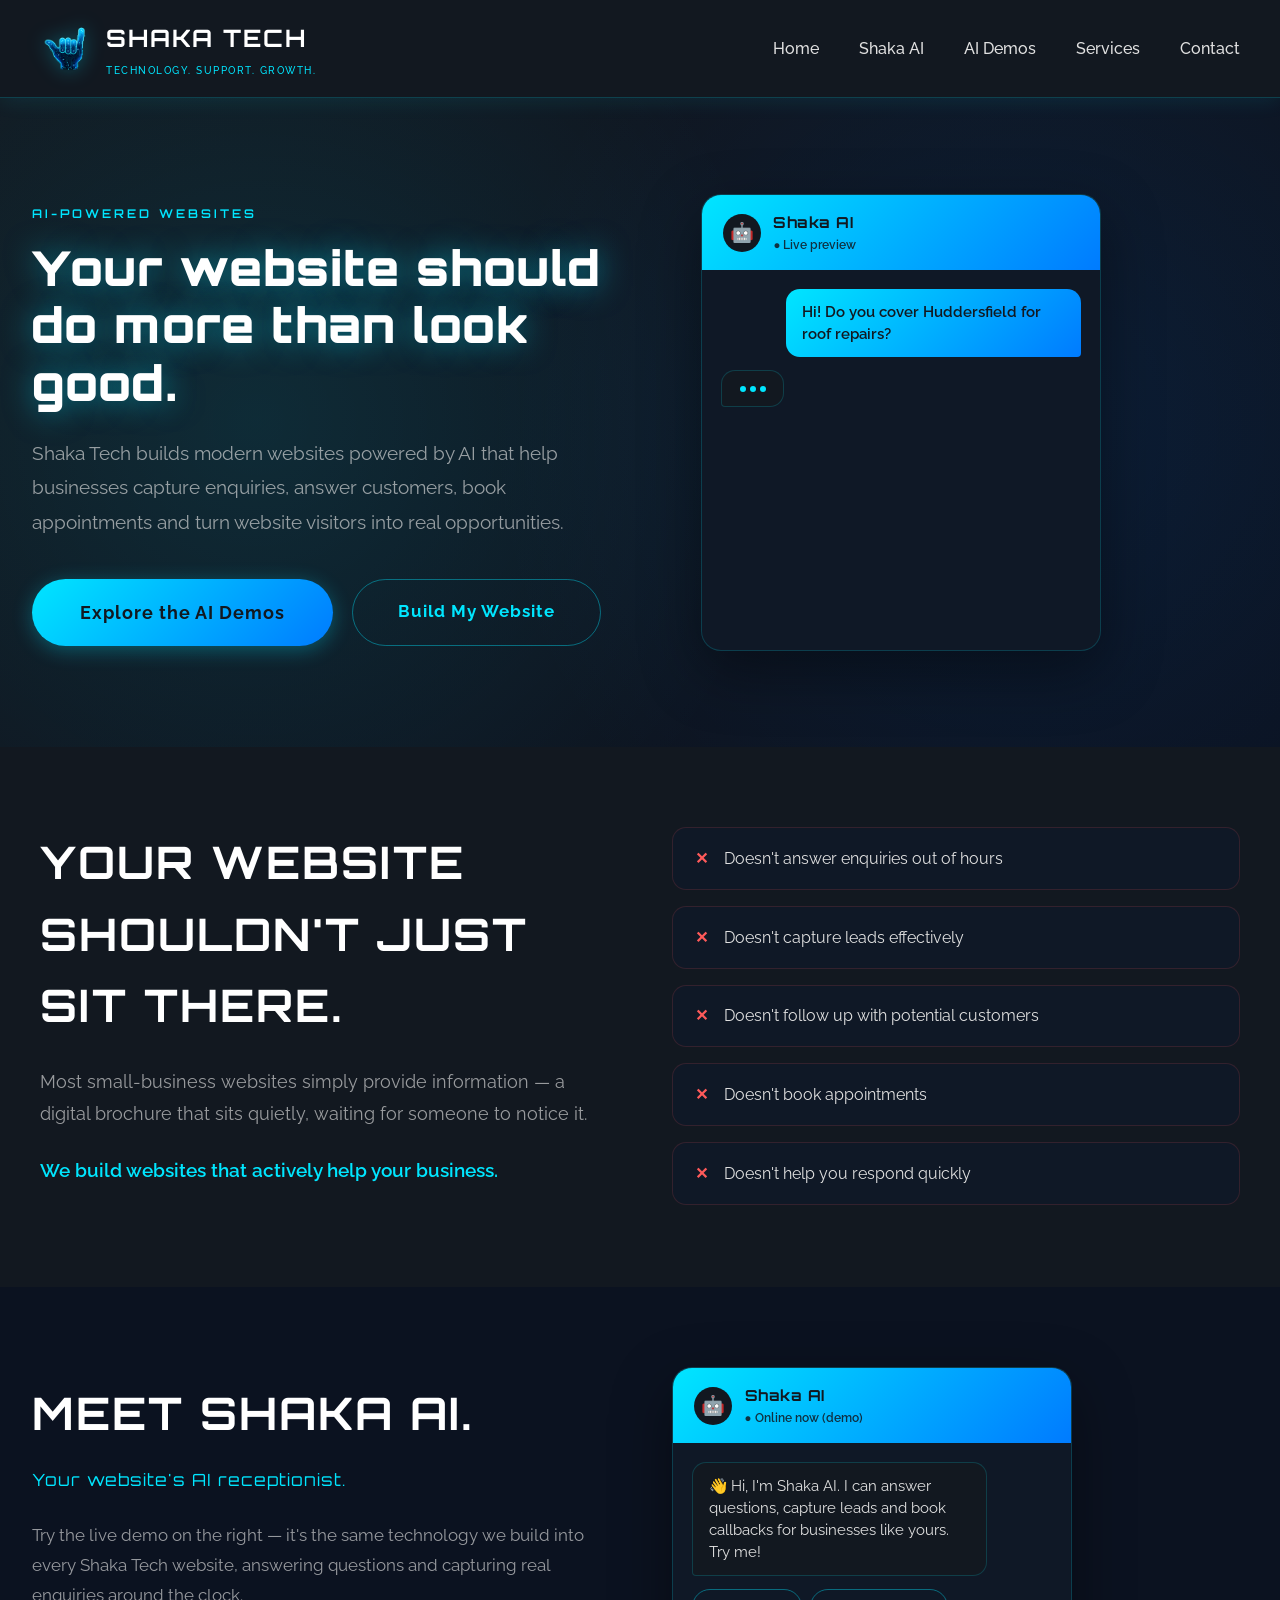
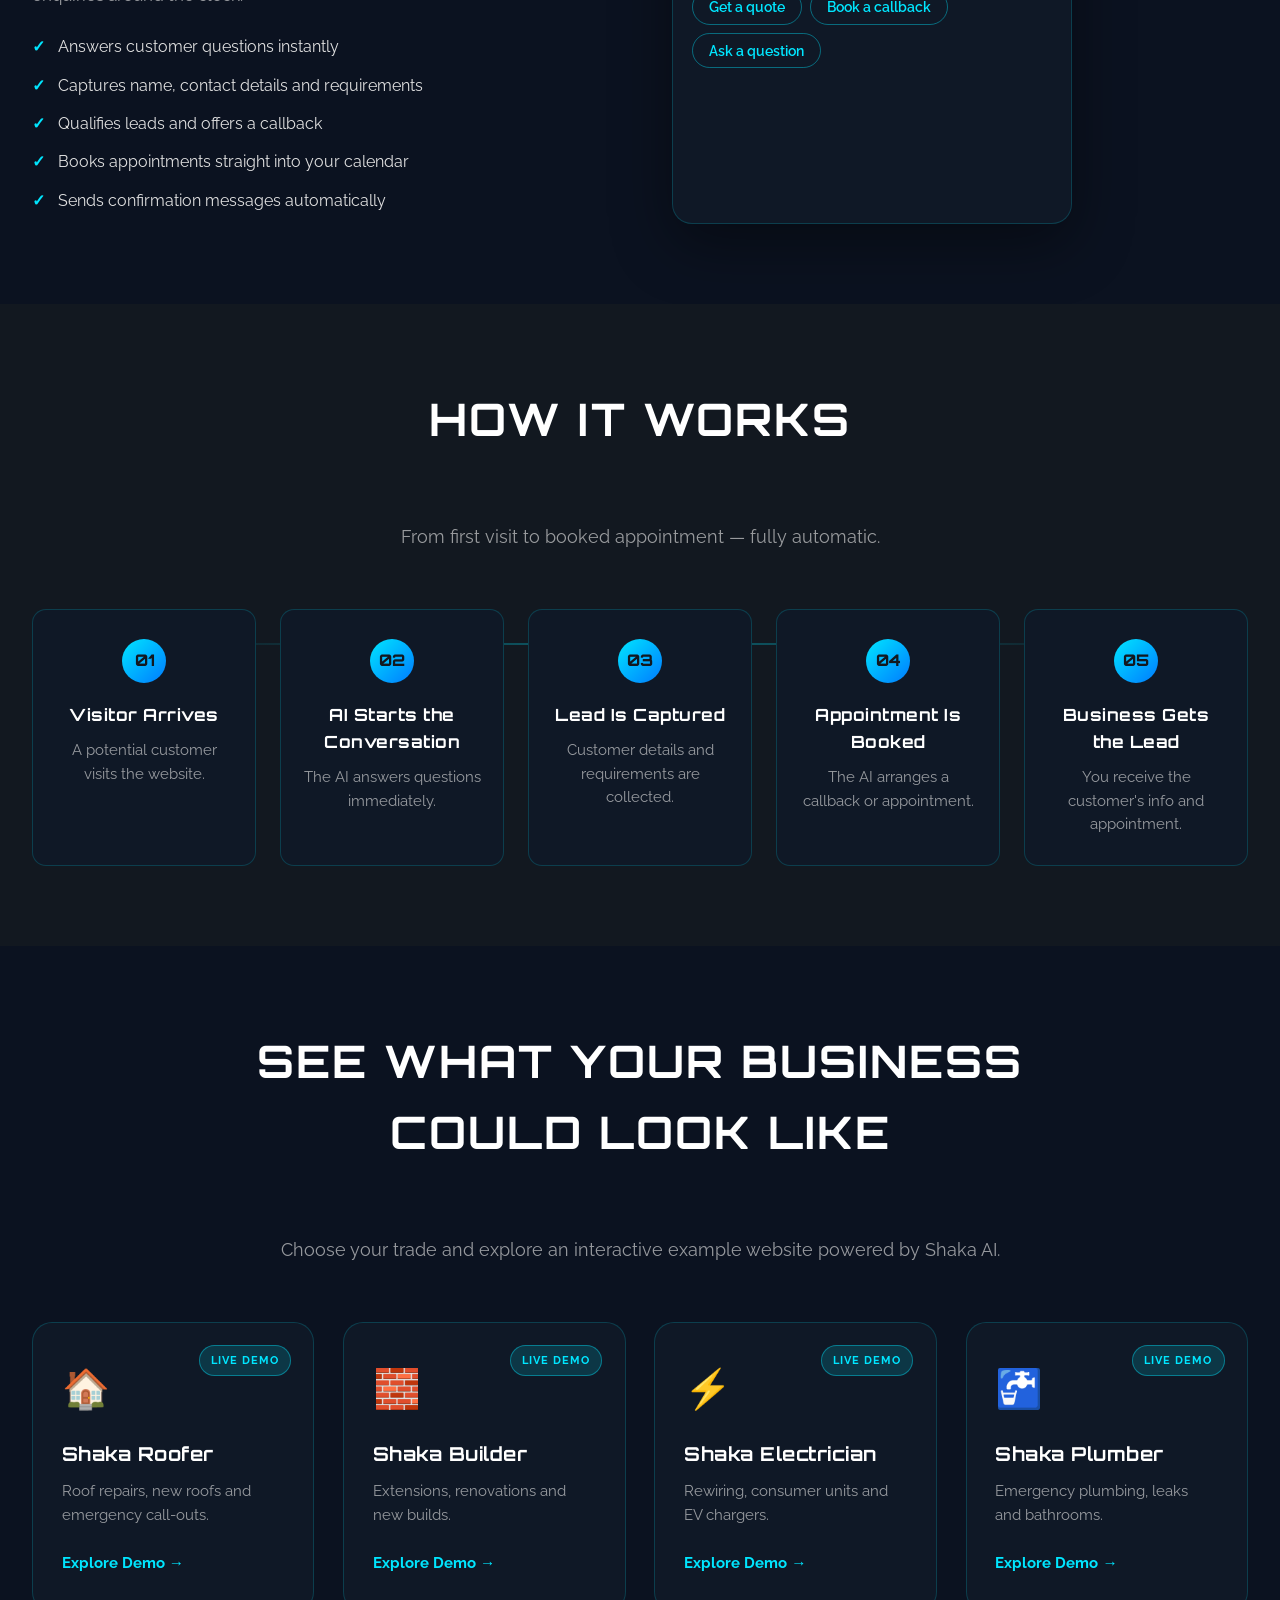
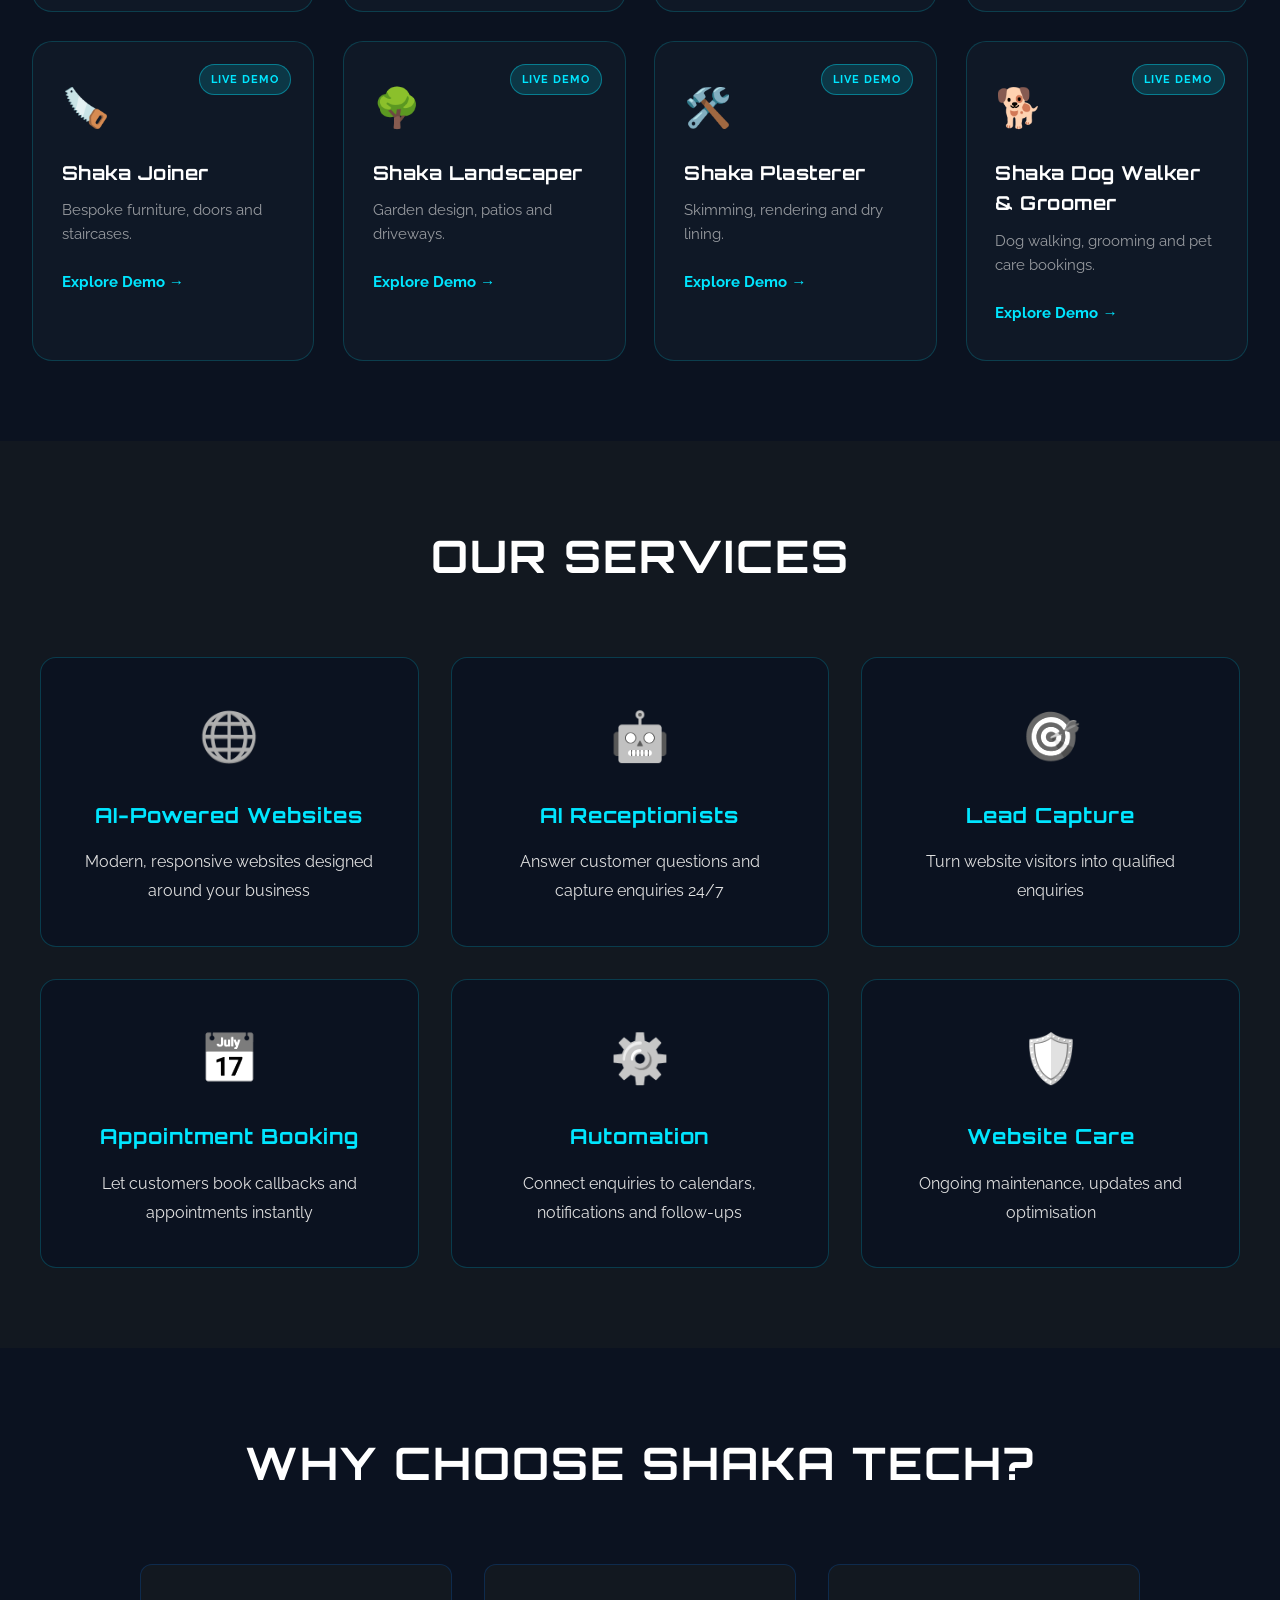
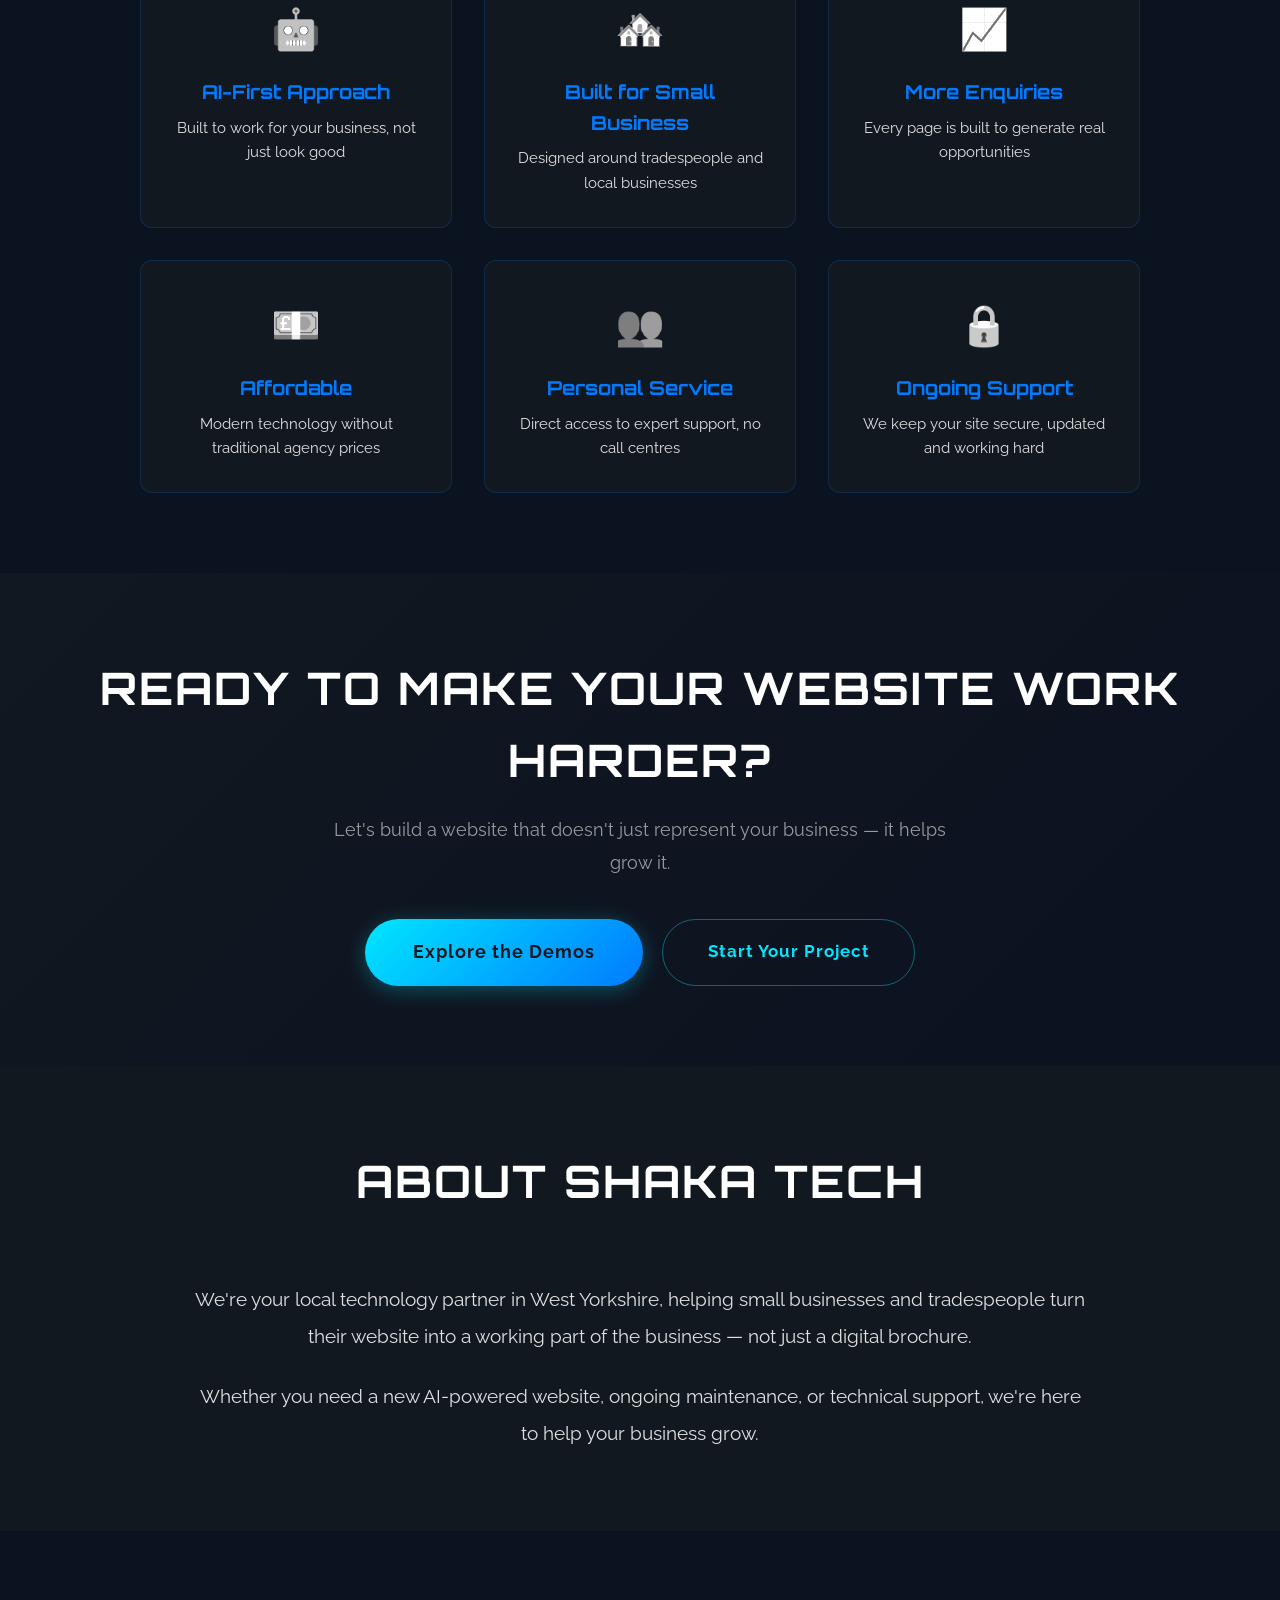
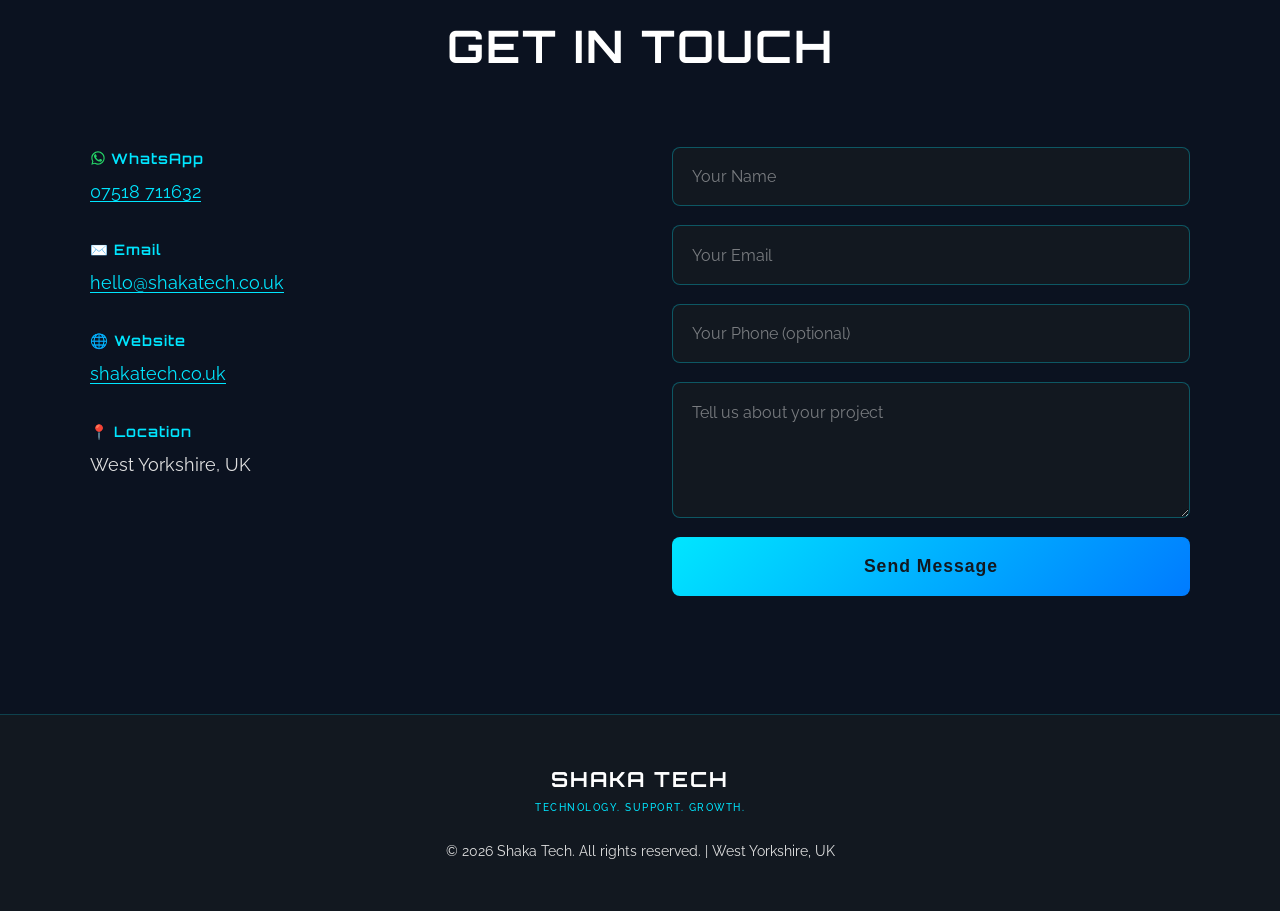
<file: index.html>
<!DOCTYPE html>
<html lang="en">
<head>
    <meta charset="UTF-8">
    <meta name="viewport" content="width=device-width, initial-scale=1.0, minimum-scale=1.0">
    <meta name="description" content="Shaka Tech builds AI-powered websites for small businesses and tradespeople — answering enquiries 24/7, capturing leads and booking appointments automatically. Based in West Yorkshire.">
    <meta property="og:title" content="Shaka Tech | AI-Powered Websites for Small Businesses">
    <meta property="og:description" content="We don't just build websites. We build websites that work for your business — capturing enquiries, answering customers and booking appointments with AI.">
    <meta property="og:type" content="website">
    <meta property="og:image" content="/assets/images/logo.png">
    <title>Shaka Tech | Technology. Support. Growth.</title>
    <link rel="icon" href="/favicon.ico" sizes="any">
    <link rel="icon" type="image/png" href="/assets/images/logo.png">
    <link rel="preconnect" href="https://fonts.googleapis.com">
    <link rel="preconnect" href="https://fonts.gstatic.com" crossorigin>
    <link href="https://fonts.googleapis.com/css2?family=Orbitron:wght@400;500;600;700;800;900&family=Raleway:wght@300;400;500;600;700&display=swap" rel="stylesheet">
    <link rel="stylesheet" href="styles.css?v=2">
    <link rel="stylesheet" href="assets/css/chatbot.css">
    <script type="application/ld+json">
    {
        "@context": "https://schema.org",
        "@type": "ProfessionalService",
        "name": "Shaka Tech",
        "description": "AI-powered websites for small businesses and tradespeople.",
        "areaServed": "West Yorkshire, UK",
        "url": "https://shakatech.co.uk",
        "telephone": "+447518711632"
    }
    </script>
</head>
<body>
    <header>
        <nav>
            <div class="logo">
                <img src="assets/images/logo.png" alt="Shaka Tech Logo" class="logo-image">
                <div class="logo-text-container">
                    <span class="logo-text">SHAKA TECH</span>
                    <span class="tagline">TECHNOLOGY. SUPPORT. GROWTH.</span>
                </div>
            </div>
            <button class="nav-toggle" aria-label="Toggle navigation">
                <span></span><span></span><span></span>
            </button>
            <ul class="nav-links">
                <li><a href="#home">Home</a></li>
                <li><a href="#shaka-ai">Shaka AI</a></li>
                <li><a href="/demos/">AI Demos</a></li>
                <li><a href="#services">Services</a></li>
                <li><a href="#contact">Contact</a></li>
            </ul>
        </nav>
    </header>

    <main>
        <section id="home" class="hero hero-v2">
            <div class="hero-grid">
                <div class="hero-content">
                    <span class="eyebrow">AI-Powered Websites</span>
                    <h1>Your website should do more than look good.</h1>
                    <p class="hero-lede">Shaka Tech builds modern websites powered by AI that help businesses capture enquiries, answer customers, book appointments and turn website visitors into real opportunities.</p>
                    <div class="cta-row">
                        <a href="/demos/" class="cta-button">Explore the AI Demos</a>
                        <a href="#contact" class="btn-secondary">Build My Website</a>
                    </div>
                </div>
                <div class="hero-visual" id="hero-chat-mount"></div>
            </div>
        </section>

        <section id="problem" class="reveal">
            <div class="problem-grid">
                <div class="problem-copy">
                    <h2>Your website shouldn't just sit there.</h2>
                    <p>Most small-business websites simply provide information — a digital brochure that sits quietly, waiting for someone to notice it.</p>
                    <p class="pivot">We build websites that actively help your business.</p>
                </div>
                <ul class="pain-list">
                    <li><span class="mark">✕</span> Doesn't answer enquiries out of hours</li>
                    <li><span class="mark">✕</span> Doesn't capture leads effectively</li>
                    <li><span class="mark">✕</span> Doesn't follow up with potential customers</li>
                    <li><span class="mark">✕</span> Doesn't book appointments</li>
                    <li><span class="mark">✕</span> Doesn't help you respond quickly</li>
                </ul>
            </div>
        </section>

        <section id="shaka-ai" class="reveal">
            <div class="ai-section-grid">
                <div class="ai-copy">
                    <h2>Meet Shaka AI.</h2>
                    <p class="sub">Your website's AI receptionist.</p>
                    <p>Try the live demo on the right — it's the same technology we build into every Shaka Tech website, answering questions and capturing real enquiries around the clock.</p>
                    <ul class="ai-feature-list">
                        <li><span class="tick">✓</span> Answers customer questions instantly</li>
                        <li><span class="tick">✓</span> Captures name, contact details and requirements</li>
                        <li><span class="tick">✓</span> Qualifies leads and offers a callback</li>
                        <li><span class="tick">✓</span> Books appointments straight into your calendar</li>
                        <li><span class="tick">✓</span> Sends confirmation messages automatically</li>
                    </ul>
                </div>
                <div id="ai-demo-mount"></div>
            </div>
        </section>

        <section id="how-it-works" class="reveal">
            <div class="section-head">
                <h2>How It Works</h2>
                <p>From first visit to booked appointment — fully automatic.</p>
            </div>
            <div class="steps-track">
                <div class="step-card">
                    <div class="step-number">01</div>
                    <h3>Visitor Arrives</h3>
                    <p>A potential customer visits the website.</p>
                </div>
                <div class="step-card">
                    <div class="step-number">02</div>
                    <h3>AI Starts the Conversation</h3>
                    <p>The AI answers questions immediately.</p>
                </div>
                <div class="step-card">
                    <div class="step-number">03</div>
                    <h3>Lead Is Captured</h3>
                    <p>Customer details and requirements are collected.</p>
                </div>
                <div class="step-card">
                    <div class="step-number">04</div>
                    <h3>Appointment Is Booked</h3>
                    <p>The AI arranges a callback or appointment.</p>
                </div>
                <div class="step-card">
                    <div class="step-number">05</div>
                    <h3>Business Gets the Lead</h3>
                    <p>You receive the customer's info and appointment.</p>
                </div>
            </div>
        </section>

        <section id="trade-demos" class="reveal">
            <div class="section-head">
                <h2>See What Your Business Could Look Like</h2>
                <p>Choose your trade and explore an interactive example website powered by Shaka AI.</p>
            </div>
            <div class="trade-grid" id="trade-grid"></div>
        </section>

        <section id="services" class="reveal">
            <h2>Our Services</h2>
            <div class="services-grid">
                <div class="service-card">
                    <div class="service-icon">🌐</div>
                    <h3>AI-Powered Websites</h3>
                    <p>Modern, responsive websites designed around your business</p>
                </div>
                <div class="service-card">
                    <div class="service-icon">🤖</div>
                    <h3>AI Receptionists</h3>
                    <p>Answer customer questions and capture enquiries 24/7</p>
                </div>
                <div class="service-card">
                    <div class="service-icon">🎯</div>
                    <h3>Lead Capture</h3>
                    <p>Turn website visitors into qualified enquiries</p>
                </div>
                <div class="service-card">
                    <div class="service-icon">📅</div>
                    <h3>Appointment Booking</h3>
                    <p>Let customers book callbacks and appointments instantly</p>
                </div>
                <div class="service-card">
                    <div class="service-icon">⚙️</div>
                    <h3>Automation</h3>
                    <p>Connect enquiries to calendars, notifications and follow-ups</p>
                </div>
                <div class="service-card">
                    <div class="service-icon">🛡️</div>
                    <h3>Website Care</h3>
                    <p>Ongoing maintenance, updates and optimisation</p>
                </div>
            </div>
        </section>

        <section id="why-choose" class="reveal">
            <h2>Why Choose Shaka Tech?</h2>
            <div class="features-grid">
                <div class="feature-card">
                    <div class="feature-icon">🤖</div>
                    <h3>AI-First Approach</h3>
                    <p>Built to work for your business, not just look good</p>
                </div>
                <div class="feature-card">
                    <div class="feature-icon">🏘️</div>
                    <h3>Built for Small Business</h3>
                    <p>Designed around tradespeople and local businesses</p>
                </div>
                <div class="feature-card">
                    <div class="feature-icon">📈</div>
                    <h3>More Enquiries</h3>
                    <p>Every page is built to generate real opportunities</p>
                </div>
                <div class="feature-card">
                    <div class="feature-icon">💷</div>
                    <h3>Affordable</h3>
                    <p>Modern technology without traditional agency prices</p>
                </div>
                <div class="feature-card">
                    <div class="feature-icon">👥</div>
                    <h3>Personal Service</h3>
                    <p>Direct access to expert support, no call centres</p>
                </div>
                <div class="feature-card">
                    <div class="feature-icon">🔒</div>
                    <h3>Ongoing Support</h3>
                    <p>We keep your site secure, updated and working hard</p>
                </div>
            </div>
        </section>

        <section id="final-cta" class="reveal">
            <h2>Ready to make your website work harder?</h2>
            <p class="lede">Let's build a website that doesn't just represent your business — it helps grow it.</p>
            <div class="cta-row">
                <a href="/demos/" class="cta-button">Explore the Demos</a>
                <a href="#contact" class="btn-secondary">Start Your Project</a>
            </div>
        </section>

        <section id="about" class="reveal">
            <h2>About Shaka Tech</h2>
            <p>We're your local technology partner in West Yorkshire, helping small businesses and tradespeople turn their website into a working part of the business — not just a digital brochure.</p>
            <p>Whether you need a new AI-powered website, ongoing maintenance, or technical support, we're here to help your business grow.</p>
        </section>

        <section id="contact" class="reveal">
            <h2>Get In Touch</h2>
            <div class="contact-container">
                <div class="contact-info">
                    <div class="contact-item">
                        <span class="contact-label"><svg class="icon-whatsapp" viewBox="0 0 24 24" aria-hidden="true"><path d="M17.472 14.382c-.297-.149-1.758-.867-2.03-.967-.273-.099-.471-.148-.67.15-.197.297-.767.966-.94 1.164-.173.199-.347.223-.644.075-.297-.15-1.255-.463-2.39-1.475-.883-.788-1.48-1.761-1.653-2.059-.173-.297-.018-.458.13-.606.134-.133.298-.347.446-.52.149-.174.198-.298.298-.497.099-.198.05-.371-.025-.52-.075-.149-.669-1.612-.916-2.207-.242-.579-.487-.5-.669-.51-.173-.008-.371-.01-.57-.01-.198 0-.52.074-.792.372-.272.297-1.04 1.016-1.04 2.479 0 1.462 1.065 2.875 1.213 3.074.149.198 2.096 3.2 5.077 4.487.709.306 1.262.489 1.694.625.712.227 1.36.195 1.871.118.571-.085 1.758-.719 2.006-1.413.248-.694.248-1.289.173-1.413-.074-.124-.272-.198-.57-.347z"/><path d="M12.001 2c-5.522 0-9.999 4.478-9.999 10 0 1.765.464 3.49 1.346 5.01L2 22l5.13-1.346A9.955 9.955 0 0 0 12 22c5.523 0 10-4.478 10-10S17.523 2 12.001 2zm0 18.31a8.283 8.283 0 0 1-4.221-1.152l-.303-.18-3.144.825.839-3.062-.198-.314A8.29 8.29 0 0 1 3.688 12c0-4.581 3.729-8.31 8.312-8.31 4.581 0 8.309 3.729 8.309 8.31 0 4.582-3.728 8.31-8.309 8.31z"/></svg> WhatsApp</span>
                        <a href="https://wa.me/447518711632" target="_blank" rel="noopener">07518 711632</a>
                    </div>
                    <div class="contact-item">
                        <span class="contact-label">✉️ Email</span>
                        <a href="mailto:hello@shakatech.co.uk">hello@shakatech.co.uk</a>
                    </div>
                    <div class="contact-item">
                        <span class="contact-label">🌐 Website</span>
                        <a href="https://shakatech.co.uk">shakatech.co.uk</a>
                    </div>
                    <div class="contact-item">
                        <span class="contact-label">📍 Location</span>
                        <span>West Yorkshire, UK</span>
                    </div>
                </div>
                <form id="contact-form">
                    <input type="hidden" name="access_key" value="e8c6b9ab-6d76-4ee5-a2fb-c34b78896fcd">
                    <input type="hidden" name="subject" value="New enquiry from the ShakaTech website">
                    <input type="hidden" name="from_name" value="ShakaTech Website">
                    <input type="checkbox" name="botcheck" class="hidden" style="display: none;">
                    <input type="text" name="name" placeholder="Your Name" required>
                    <input type="email" name="email" placeholder="Your Email" required>
                    <input type="tel" name="phone" placeholder="Your Phone (optional)">
                    <textarea name="message" placeholder="Tell us about your project" rows="5" required></textarea>
                    <button type="submit">Send Message</button>
                    <p id="contact-form-status" class="form-status" role="status"></p>
                </form>
            </div>
        </section>
    </main>

    <footer>
        <div class="footer-content">
            <div class="footer-logo">
                <span class="logo-text">SHAKA TECH</span>
                <span class="tagline">TECHNOLOGY. SUPPORT. GROWTH.</span>
            </div>
            <p>&copy; 2026 Shaka Tech. All rights reserved. | West Yorkshire, UK</p>
        </div>
    </footer>

    <script src="assets/js/trade-cards.js"></script>
    <script src="assets/js/chatbot.js"></script>
    <script src="script.js?v=2"></script>
    <script>
        renderTradeCards('#trade-grid');

        new ShakaChatbot({
            mode: 'inline',
            mountEl: document.getElementById('ai-demo-mount'),
            persona: 'Shaka AI',
            avatar: '🤖',
            businessName: 'Shaka Tech',
            greeting: "👋 Hi, I'm Shaka AI. I can answer questions, capture leads and book callbacks for businesses like yours. Try me!",
            quickOptions: ['Get a quote', 'Book a callback', 'Ask a question'],
            // Real tenant in the Control Centre ("Shaka Tech Test Site") — "Ask a
            // question" here calls the real gateway (mock model, zero cost) so its
            // usage shows up in the dashboard instead of the local demo simulation.
            gatewayTenantId: 'shaka-tech-test-site',
            knowledge: [
                { keywords: ['price', 'cost', 'much'], answer: "Pricing depends on your business needs — most small-business AI websites start from a fixed monthly package. Want a personalised quote?" },
                { keywords: ['how', 'work', 'works'], answer: "Your website gets its own AI receptionist that answers questions, captures leads and books appointments automatically — even outside business hours." },
                { keywords: ['trade', 'roofer', 'plumber', 'builder', 'electrician'], answer: "We build AI-powered websites for tradespeople of all kinds — take a look at the interactive demos further down this page!" },
                { keywords: ['sms', 'text', 'message'], answer: "Yes — Shaka AI can send automatic confirmation texts and follow-ups once it's connected to your real business systems." },
            ],
        });

        // Passive, looping preview in the hero — the real interactive demo lives in the Shaka AI section below
        renderHeroPreview(document.getElementById('hero-chat-mount'), {
            persona: 'Shaka AI',
            avatar: '🤖',
            messages: [
                { text: 'Hi! Do you cover Huddersfield for roof repairs?', sender: 'user' },
                { text: 'Yes, we do! Can I grab a few details to arrange a callback?', sender: 'bot' },
                { text: "Sure, it's Sarah, 07700 900456", sender: 'user' },
                { text: 'Callback booked for this afternoon ✅ Confirmation sent by SMS.', sender: 'bot' },
            ],
        });
    </script>
</body>
</html>
</file>
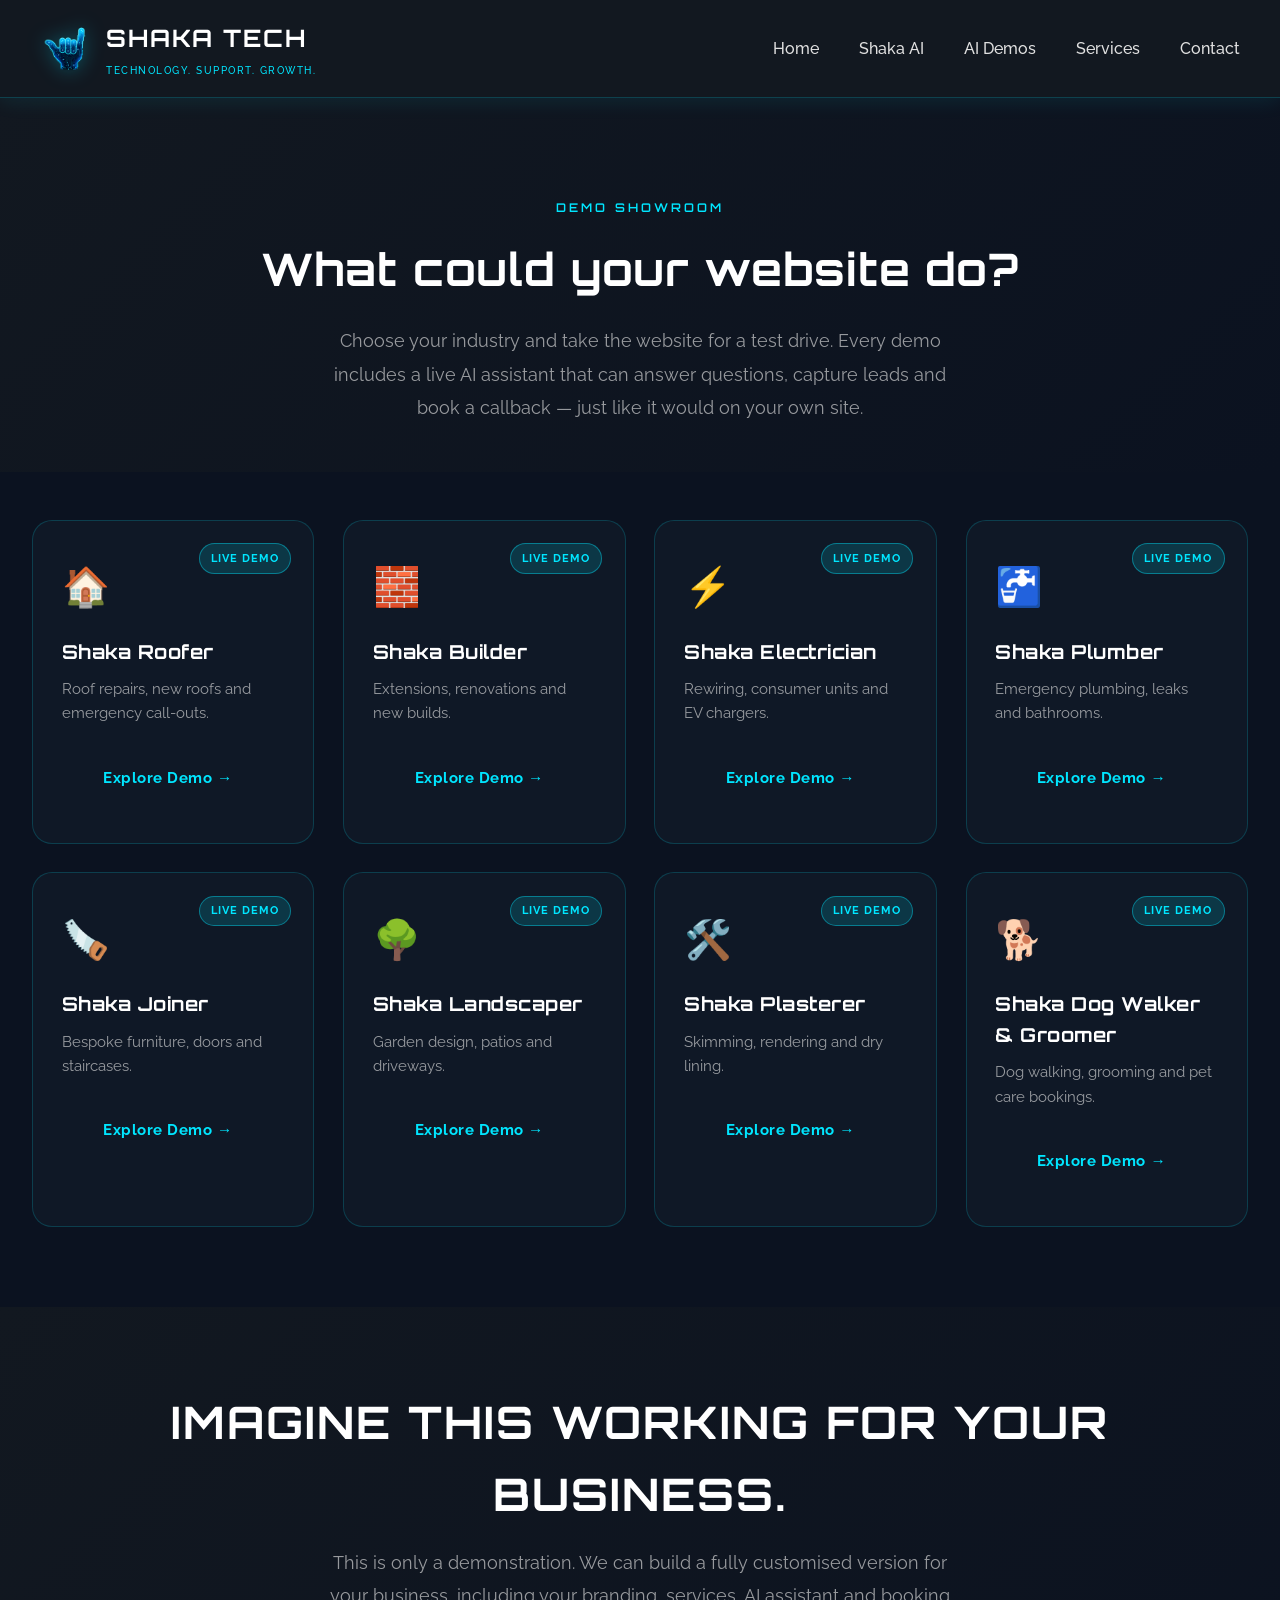
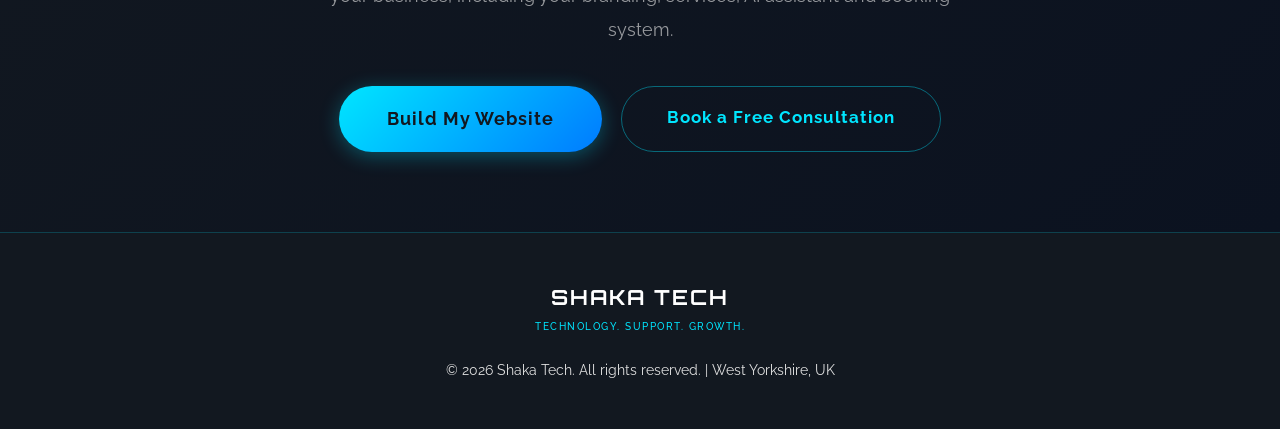
<file: demos/index.html>
<!DOCTYPE html>
<html lang="en">
<head>
    <meta charset="UTF-8">
    <meta name="viewport" content="width=device-width, initial-scale=1.0, minimum-scale=1.0">
    <meta name="description" content="Explore interactive demo websites built by Shaka Tech for tradespeople — roofers, builders, electricians and more — each powered by a live AI assistant.">
    <meta property="og:title" content="AI Demos | Shaka Tech">
    <meta property="og:description" content="Choose your industry and take a Shaka Tech AI-powered website for a test drive.">
    <meta property="og:type" content="website">
    <title>AI Demos | Shaka Tech</title>
    <link rel="icon" href="/favicon.ico" sizes="any">
    <link rel="icon" type="image/png" href="/assets/images/logo.png">
    <link rel="preconnect" href="https://fonts.googleapis.com">
    <link rel="preconnect" href="https://fonts.gstatic.com" crossorigin>
    <link href="https://fonts.googleapis.com/css2?family=Orbitron:wght@400;500;600;700;800;900&family=Raleway:wght@300;400;500;600;700&display=swap" rel="stylesheet">
    <link rel="stylesheet" href="/styles.css?v=2">
    <link rel="stylesheet" href="/assets/css/demos.css?v=14">
</head>
<body>
    <header>
        <nav>
            <div class="logo">
                <img src="/assets/images/logo.png" alt="Shaka Tech Logo" class="logo-image">
                <div class="logo-text-container">
                    <span class="logo-text">SHAKA TECH</span>
                    <span class="tagline">TECHNOLOGY. SUPPORT. GROWTH.</span>
                </div>
            </div>
            <button class="nav-toggle" aria-label="Toggle navigation">
                <span></span><span></span><span></span>
            </button>
            <ul class="nav-links">
                <li><a href="/">Home</a></li>
                <li><a href="/#shaka-ai">Shaka AI</a></li>
                <li><a href="/demos/">AI Demos</a></li>
                <li><a href="/#services">Services</a></li>
                <li><a href="/#contact">Contact</a></li>
            </ul>
        </nav>
    </header>

    <main>
        <section class="demos-hero">
            <span class="eyebrow">Demo Showroom</span>
            <h1>What could your website do?</h1>
            <p>Choose your industry and take the website for a test drive. Every demo includes a live AI assistant that can answer questions, capture leads and book a callback — just like it would on your own site.</p>
        </section>

        <section id="showroom">
            <div class="trade-grid" id="trade-grid"></div>
        </section>

        <section id="final-cta">
            <h2>Imagine this working for your business.</h2>
            <p class="lede">This is only a demonstration. We can build a fully customised version for your business, including your branding, services, AI assistant and booking system.</p>
            <div class="cta-row">
                <a href="/#contact" class="cta-button">Build My Website</a>
                <a href="/#contact" class="btn-secondary">Book a Free Consultation</a>
            </div>
        </section>
    </main>

    <footer>
        <div class="footer-content">
            <div class="footer-logo">
                <span class="logo-text">SHAKA TECH</span>
                <span class="tagline">TECHNOLOGY. SUPPORT. GROWTH.</span>
            </div>
            <p>&copy; 2026 Shaka Tech. All rights reserved. | West Yorkshire, UK</p>
        </div>
    </footer>

    <script src="/assets/js/trade-cards.js"></script>
    <script src="/script.js?v=2"></script>
    <script>renderTradeCards('#trade-grid');</script>
</body>
</html>
</file>
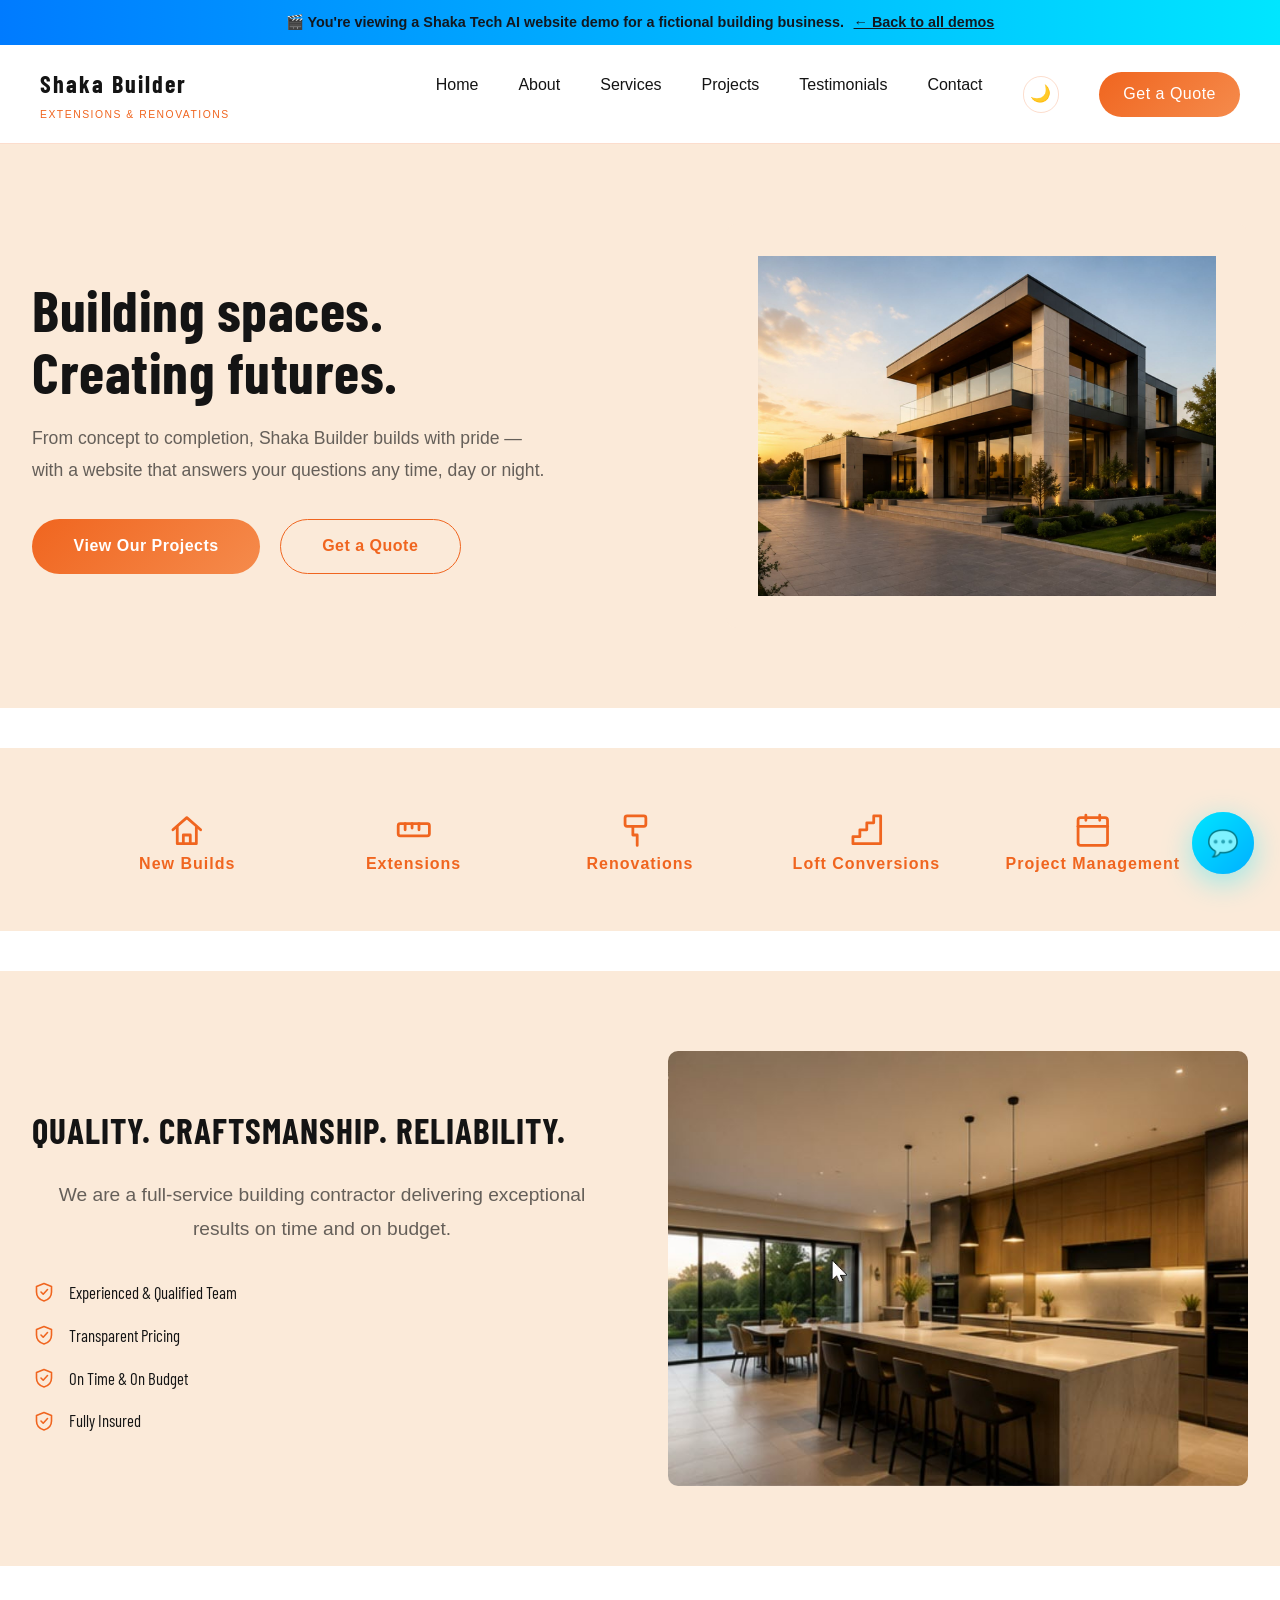
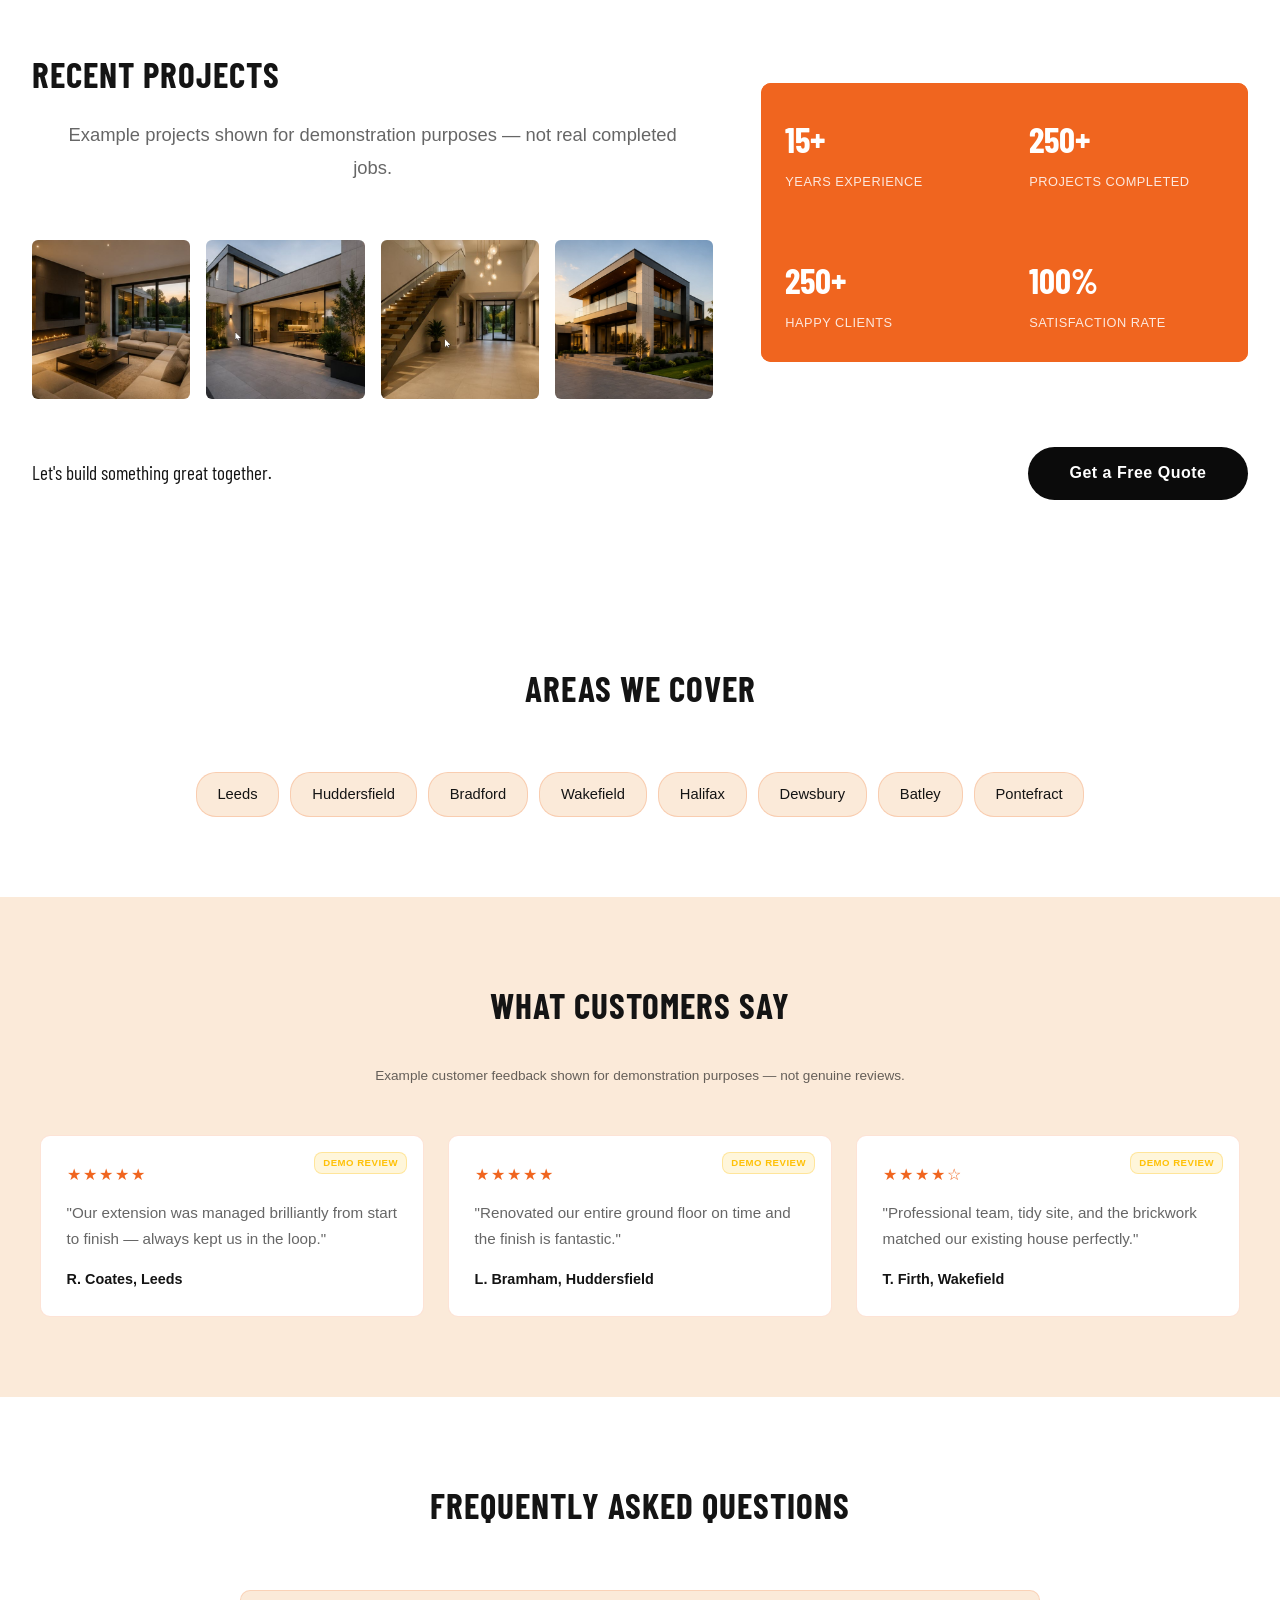
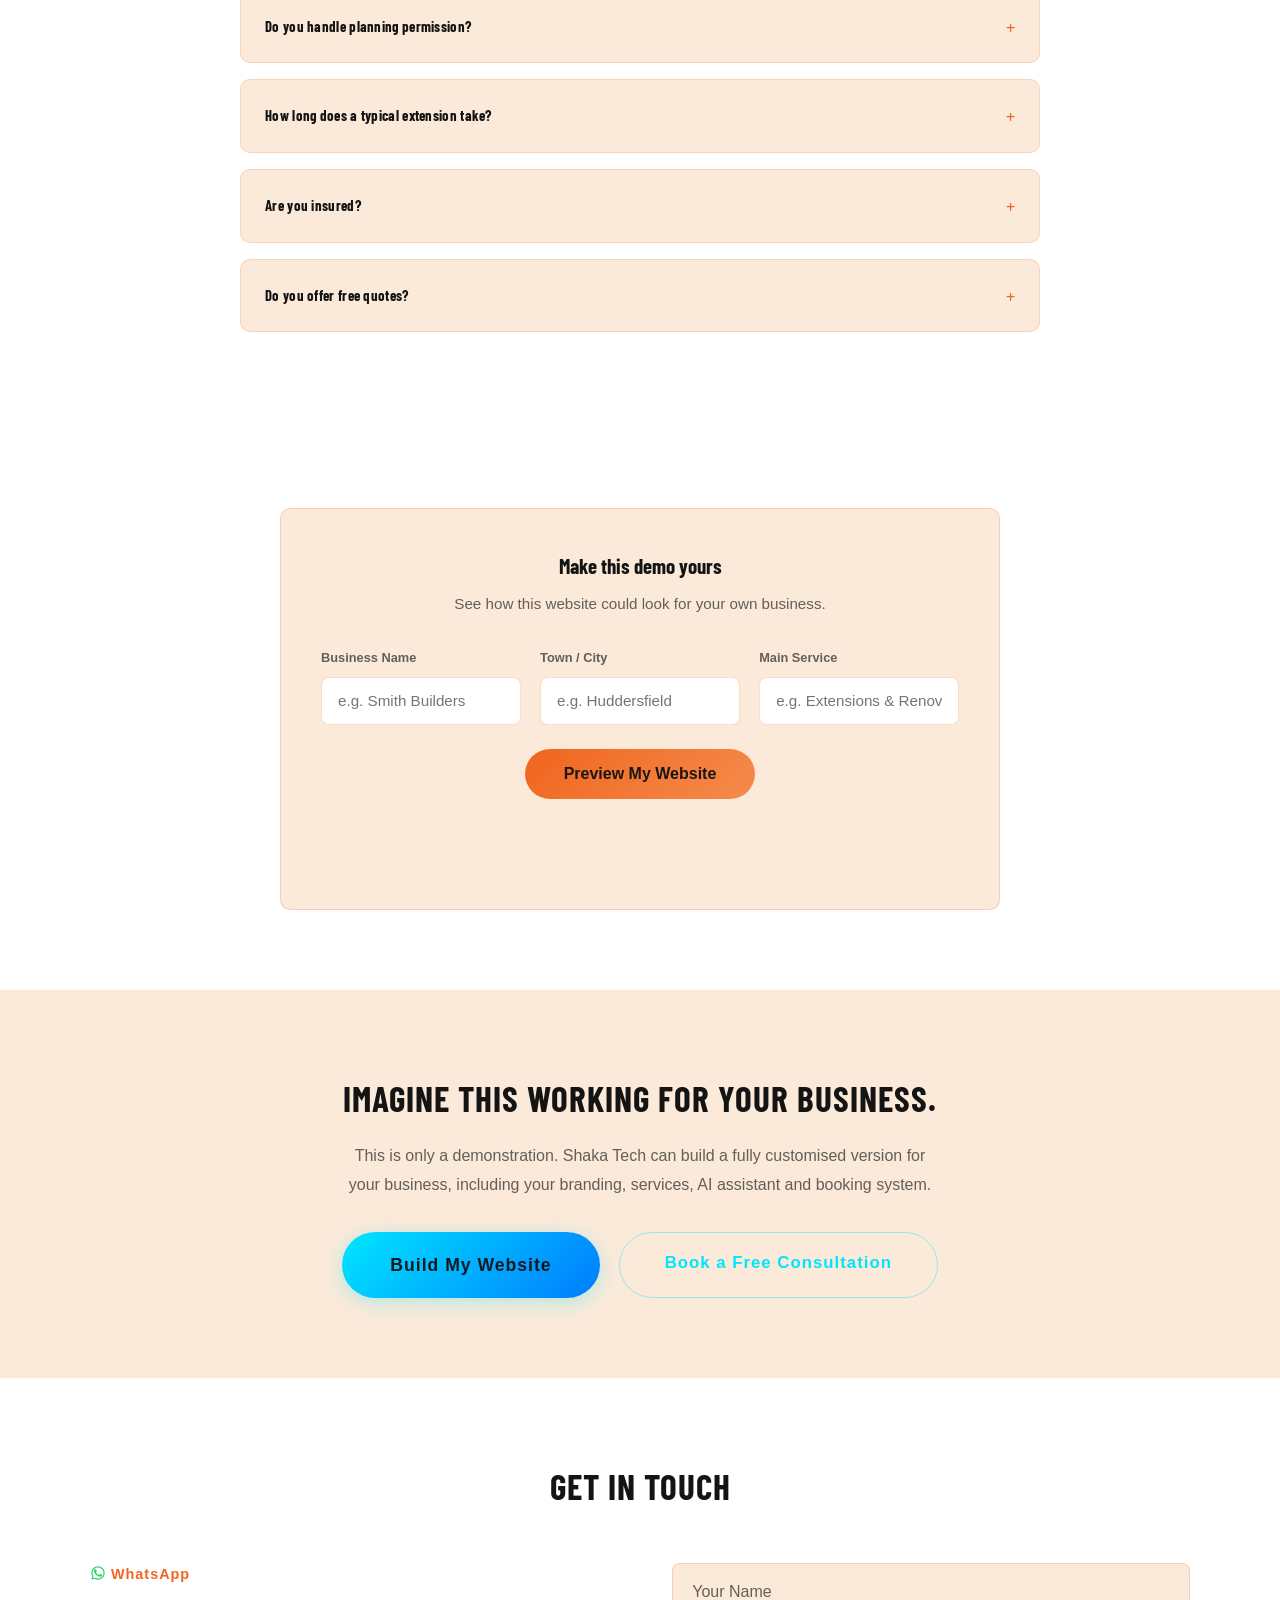
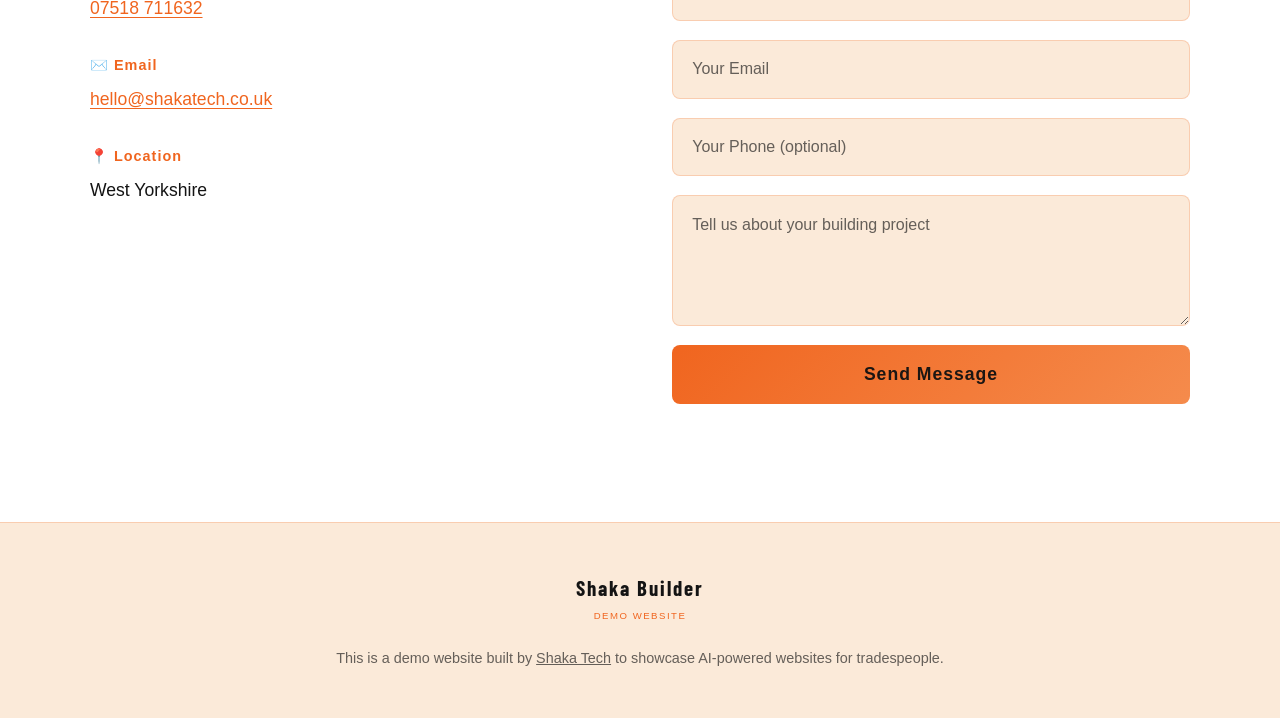
<file: demos/builder/index.html>
<!DOCTYPE html>
<html lang="en">
<head>
    <meta charset="UTF-8">
    <meta name="viewport" content="width=device-width, initial-scale=1.0, minimum-scale=1.0">
    <meta name="description" content="Shaka Builder — a demo building company website built by Shaka Tech, showing how an AI assistant can answer questions, capture leads and book callbacks automatically.">
    <meta property="og:title" content="Shaka Builder Demo | Shaka Tech AI Websites">
    <meta property="og:description" content="See how a Shaka Tech AI-powered website works for a building business — try the live AI assistant below.">
    <meta property="og:type" content="website">
    <title>Shaka Builder — Builder AI Website Demo | Shaka Tech</title>
    <link rel="preconnect" href="https://fonts.googleapis.com">
    <link rel="preconnect" href="https://fonts.gstatic.com" crossorigin>
    <link rel="stylesheet" href="/styles.css?v=2">
    <link rel="stylesheet" href="/assets/css/chatbot.css">
    <link rel="stylesheet" href="/assets/css/demos.css?v=15">
    <link rel="stylesheet" href="/assets/css/trade-signatures.css?v=18">
</head>
<body class="trade-site t-builder">
    <div class="demo-banner">
        🎬 You're viewing a Shaka Tech AI website demo for a fictional building business.
        <a href="/demos/">← Back to all demos</a>
    </div>

    <header>
        <nav>
            <div class="logo">
                <div class="logo-text-container">
                    <span class="logo-text" data-bind="businessName">Shaka Builder</span>
                    <span class="tagline" data-bind="mainService">EXTENSIONS &amp; RENOVATIONS</span>
                </div>
            </div>
            <button class="nav-toggle" aria-label="Toggle navigation">
                <span></span><span></span><span></span>
            </button>
            <ul class="nav-links">
                <li><a href="#home">Home</a></li>
                <li><a href="#about">About</a></li>
                <li><a href="#services">Services</a></li>
                <li><a href="#projects">Projects</a></li>
                <li><a href="#testimonials">Testimonials</a></li>
                <li><a href="#contact">Contact</a></li>
                <li><a class="trade-cta trade-cta--small" href="#contact" data-open-chat>Get a Quote</a></li>
            </ul>
        </nav>
    </header>

    <main>
        <section id="home" class="trade-hero">
            <div class="hero-grid">
                <div class="hero-content">
                    <h1>Building spaces.<br>Creating futures.</h1>
                    <p class="hero-lede">From concept to completion, <span data-bind="businessName">Shaka Builder</span> builds with pride — with a website that answers your questions any time, day or night.</p>
                    <div class="cta-row">
                        <button type="button" class="trade-cta" data-open-chat>View Our Projects</button>
                        <button type="button" class="trade-cta trade-cta--outline" data-open-chat>Get a Quote</button>
                    </div>
                </div>
                <div class="trade-hero-visual">
                    <img src="/assets/images/demos/builder-house.jpg" alt="Modern two-storey new-build house exterior at dusk">
                </div>
            </div>
        </section>

        <section id="services" class="services-strip">
            <div class="services-grid is-strip" id="services-grid"></div>
        </section>

        <section id="about" class="quality-section">
            <div class="quality-grid">
                <div class="quality-copy">
                    <h2>Quality. Craftsmanship. Reliability.</h2>
                    <p>We are a full-service building contractor delivering exceptional results on time and on budget.</p>
                    <ul class="checklist" id="checklist"></ul>
                </div>
                <div class="quality-photo">
                    <img src="/assets/images/demos/builder-kitchen.jpg" alt="Modern open-plan kitchen with island seating">
                </div>
            </div>
        </section>

        <section id="projects" class="projects-section">
            <div class="projects-layout">
                <div class="projects-main">
                    <div class="section-head">
                        <h2>Recent Projects</h2>
                        <p class="gallery-note">Example projects shown for demonstration purposes — not real completed jobs.</p>
                    </div>
                    <div class="project-thumbs" id="project-thumbs"></div>
                </div>
                <div class="stats-grid" id="stats-grid"></div>
            </div>
            <div class="projects-cta">
                <p>Let's build something great together.</p>
                <button type="button" class="trade-cta trade-cta--dark" data-open-chat>Get a Free Quote</button>
            </div>
        </section>

        <section id="areas" class="areas-section">
            <div class="section-head">
                <h2>Areas We Cover</h2>
            </div>
            <div class="areas-chips" id="areas-chips"></div>
        </section>

        <section id="testimonials" class="trade-reviews">
            <div class="section-head">
                <h2>What Customers Say</h2>
            </div>
            <p class="reviews-note">Example customer feedback shown for demonstration purposes — not genuine reviews.</p>
            <div class="reviews-grid" id="reviews-grid"></div>
        </section>

        <section id="faqs">
            <div class="section-head">
                <h2>Frequently Asked Questions</h2>
            </div>
            <div class="trade-faq" id="faq-list"></div>
        </section>

        <section id="personalize">
            <div class="personalize-panel">
                <h3>Make this demo yours</h3>
                <p>See how this website could look for your own business.</p>
                <form id="personalize-form" class="personalize-form">
                    <label>Business Name
                        <input type="text" name="businessName" placeholder="e.g. Smith Builders">
                    </label>
                    <label>Town / City
                        <input type="text" name="town" placeholder="e.g. Huddersfield">
                    </label>
                    <label>Main Service
                        <input type="text" name="mainService" placeholder="e.g. Extensions & Renovations">
                    </label>
                </form>
                <div class="personalize-actions">
                    <button type="submit" form="personalize-form">Preview My Website</button>
                </div>
                <p class="personalize-status" id="personalize-status"></p>
            </div>
        </section>

        <section class="trade-final-cta">
            <h2>Imagine this working for your business.</h2>
            <p>This is only a demonstration. Shaka Tech can build a fully customised version for your business, including your branding, services, AI assistant and booking system.</p>
            <div class="cta-row" style="justify-content:center;">
                <a href="/#contact" class="cta-button">Build My Website</a>
                <a href="/#contact" class="btn-secondary">Book a Free Consultation</a>
            </div>
        </section>

        <section id="contact">
            <h2>Get In Touch</h2>
            <div class="contact-container">
                <div class="contact-info">
                    <div class="contact-item">
                        <span class="contact-label"><svg class="icon-whatsapp" viewBox="0 0 24 24" aria-hidden="true"><path d="M17.472 14.382c-.297-.149-1.758-.867-2.03-.967-.273-.099-.471-.148-.67.15-.197.297-.767.966-.94 1.164-.173.199-.347.223-.644.075-.297-.15-1.255-.463-2.39-1.475-.883-.788-1.48-1.761-1.653-2.059-.173-.297-.018-.458.13-.606.134-.133.298-.347.446-.52.149-.174.198-.298.298-.497.099-.198.05-.371-.025-.52-.075-.149-.669-1.612-.916-2.207-.242-.579-.487-.5-.669-.51-.173-.008-.371-.01-.57-.01-.198 0-.52.074-.792.372-.272.297-1.04 1.016-1.04 2.479 0 1.462 1.065 2.875 1.213 3.074.149.198 2.096 3.2 5.077 4.487.709.306 1.262.489 1.694.625.712.227 1.36.195 1.871.118.571-.085 1.758-.719 2.006-1.413.248-.694.248-1.289.173-1.413-.074-.124-.272-.198-.57-.347z"/><path d="M12.001 2c-5.522 0-9.999 4.478-9.999 10 0 1.765.464 3.49 1.346 5.01L2 22l5.13-1.346A9.955 9.955 0 0 0 12 22c5.523 0 10-4.478 10-10S17.523 2 12.001 2zm0 18.31a8.283 8.283 0 0 1-4.221-1.152l-.303-.18-3.144.825.839-3.062-.198-.314A8.29 8.29 0 0 1 3.688 12c0-4.581 3.729-8.31 8.312-8.31 4.581 0 8.309 3.729 8.309 8.31 0 4.582-3.728 8.31-8.309 8.31z"/></svg> WhatsApp</span>
                        <a href="https://wa.me/447518711632" target="_blank" rel="noopener">07518 711632</a>
                    </div>
                    <div class="contact-item">
                        <span class="contact-label">✉️ Email</span>
                        <a href="mailto:hello@shakatech.co.uk">hello@shakatech.co.uk</a>
                    </div>
                    <div class="contact-item">
                        <span class="contact-label">📍 Location</span>
                        <span data-bind="town">West Yorkshire</span>
                    </div>
                </div>
                <form id="contact-form">
                    <input type="hidden" name="access_key" value="e8c6b9ab-6d76-4ee5-a2fb-c34b78896fcd">
                    <input type="hidden" name="subject" value="New enquiry from the Shaka Builder demo page">
                    <input type="hidden" name="from_name" value="Shaka Builder Demo">
                    <input type="checkbox" name="botcheck" class="hidden" style="display: none;">
                    <input type="text" name="name" placeholder="Your Name" required>
                    <input type="email" name="email" placeholder="Your Email" required>
                    <input type="tel" name="phone" placeholder="Your Phone (optional)">
                    <textarea name="message" placeholder="Tell us about your building project" rows="5" required></textarea>
                    <button type="submit">Send Message</button>
                    <p id="contact-form-status" class="form-status" role="status"></p>
                </form>
            </div>
        </section>
    </main>

    <footer>
        <div class="footer-content">
            <div class="footer-logo">
                <span class="logo-text" data-bind="businessName">Shaka Builder</span>
                <span class="tagline">DEMO WEBSITE</span>
            </div>
            <p>This is a demo website built by <a href="/">Shaka Tech</a> to showcase AI-powered websites for tradespeople.</p>
        </div>
    </footer>

    <script src="/assets/trades/builder.js?v=2"></script>
    <script src="/assets/js/trade-icons.js?v=2"></script>
    <script src="/assets/js/trade-colors.js"></script>
    <script src="/assets/js/theme-toggle.js"></script>
    <script src="/assets/js/chatbot.js"></script>
    <script src="/script.js?v=2"></script>
    <script src="/assets/js/personalize.js"></script>
    <script>
        const trade = window.SHAKA_TRADE;

        document.getElementById('services-grid').innerHTML = trade.services.map((s) => `
            <div class="service-card">
                <div class="service-icon">${tradeIcon(s.icon)}</div>
                <h3>${s.name}</h3>
            </div>
        `).join('');

        document.getElementById('checklist').innerHTML = trade.checklist.map((item) => `
            <li><span class="check-icon">${tradeIcon('shieldCheck')}</span>${item}</li>
        `).join('');

        document.getElementById('project-thumbs').innerHTML = trade.projects.map((p) => `
            <div class="project-thumb"><img src="${p.img}" alt="${p.alt}" style="object-position:${p.pos || '50% 50%'}" loading="lazy"></div>
        `).join('');

        document.getElementById('stats-grid').innerHTML = trade.stats.map((s) => `
            <div class="stat-item"><span class="stat-number">${s.number}</span><span class="stat-label">${s.label}</span></div>
        `).join('');

        document.getElementById('areas-chips').innerHTML = trade.areas.map((a) => `<span class="area-chip">${a}</span>`).join('');

        document.getElementById('reviews-grid').innerHTML = trade.reviews.map((r) => `
            <div class="review-card">
                <span class="demo-tag-corner">Demo Review</span>
                <div class="stars">${'★'.repeat(r.stars)}${'☆'.repeat(5 - r.stars)}</div>
                <p>"${r.text}"</p>
                <div class="author">${r.author}</div>
            </div>
        `).join('');

        document.getElementById('faq-list').innerHTML = trade.faqs.map((f) => `
            <details class="faq-item">
                <summary>${f.q}</summary>
                <p>${f.a}</p>
            </details>
        `).join('');

        window.shakaFloatingChat = new ShakaChatbot({
            mode: 'floating',
            persona: trade.chatbot.persona,
            avatar: trade.chatbot.avatar,
            businessName: trade.businessName,
            greeting: trade.chatbot.greeting,
            quickOptions: trade.chatbot.quickOptions,
            knowledge: trade.chatbot.knowledge,
            fallbackAnswer: trade.chatbot.fallbackAnswer,
        });

        document.querySelectorAll('[data-open-chat]').forEach((btn) => {
            btn.addEventListener('click', () => window.shakaFloatingChat.open());
        });
    </script>
</body>
</html>
</file>
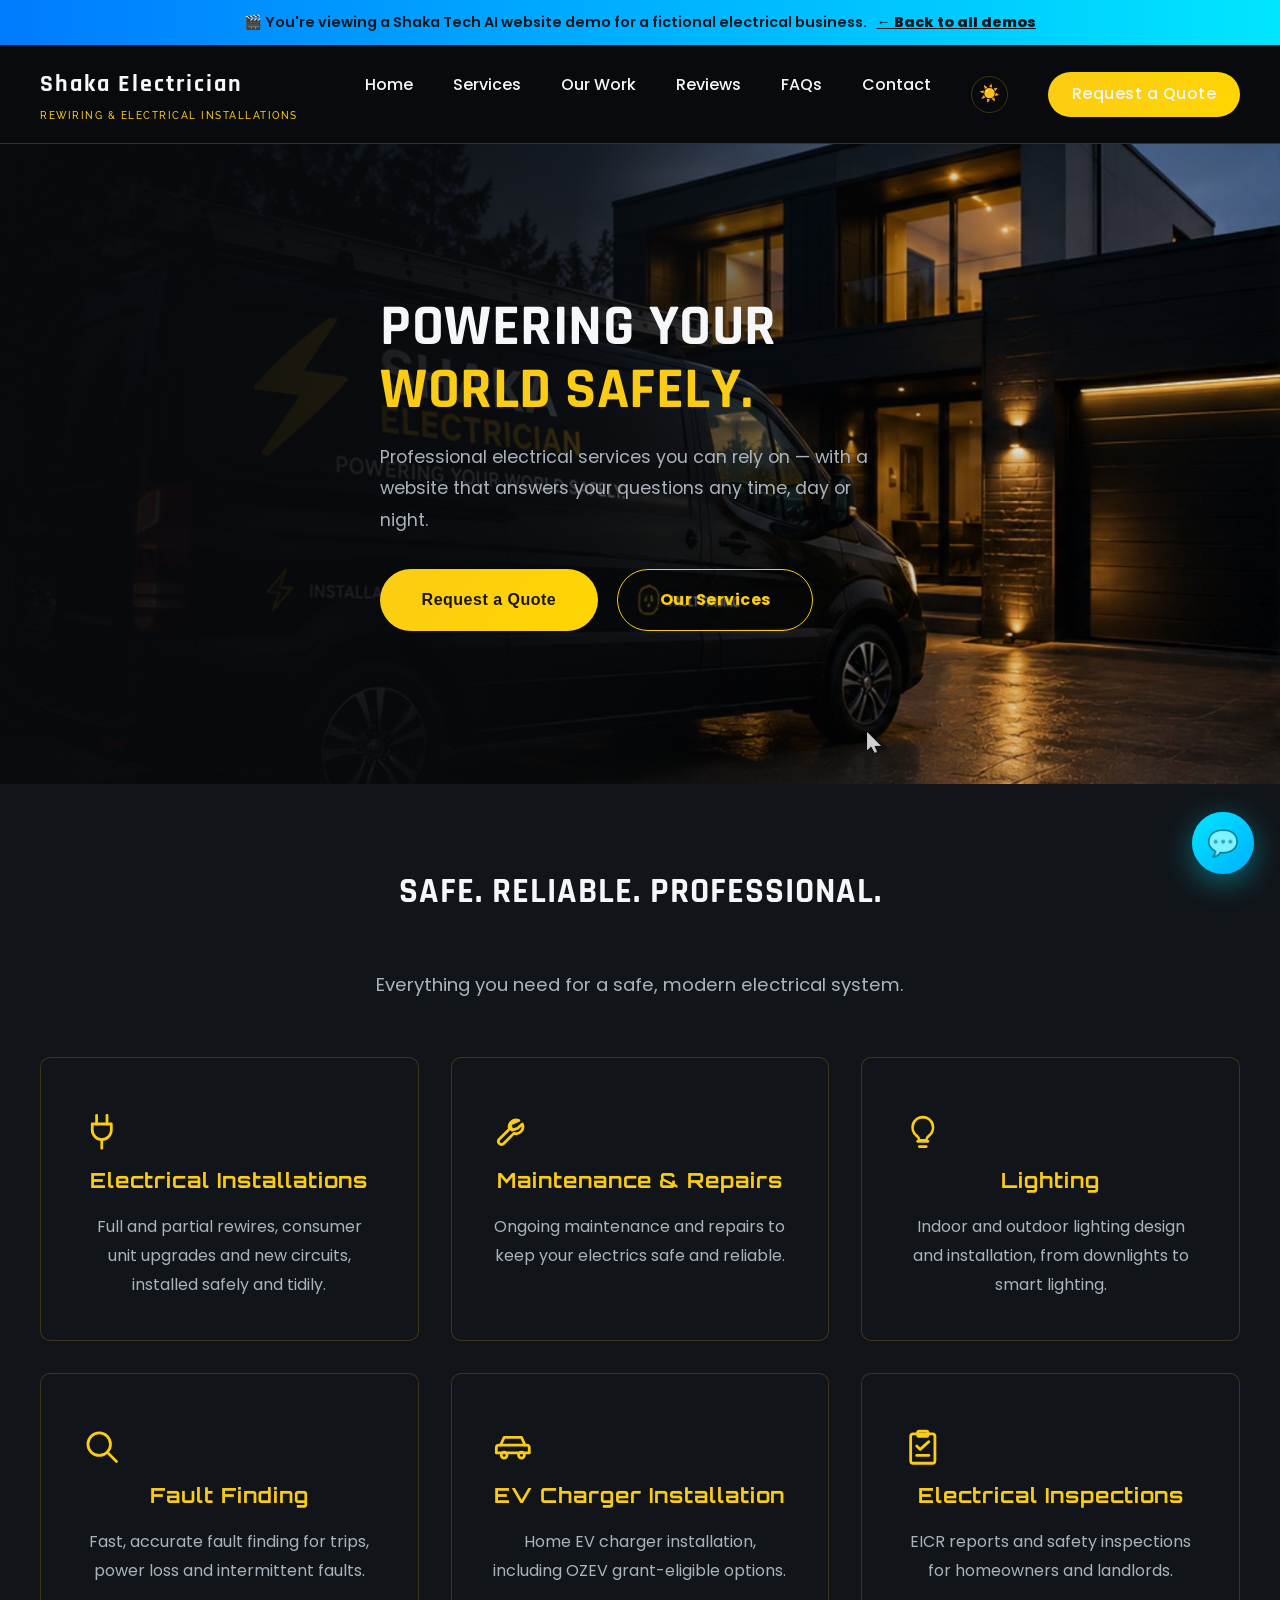
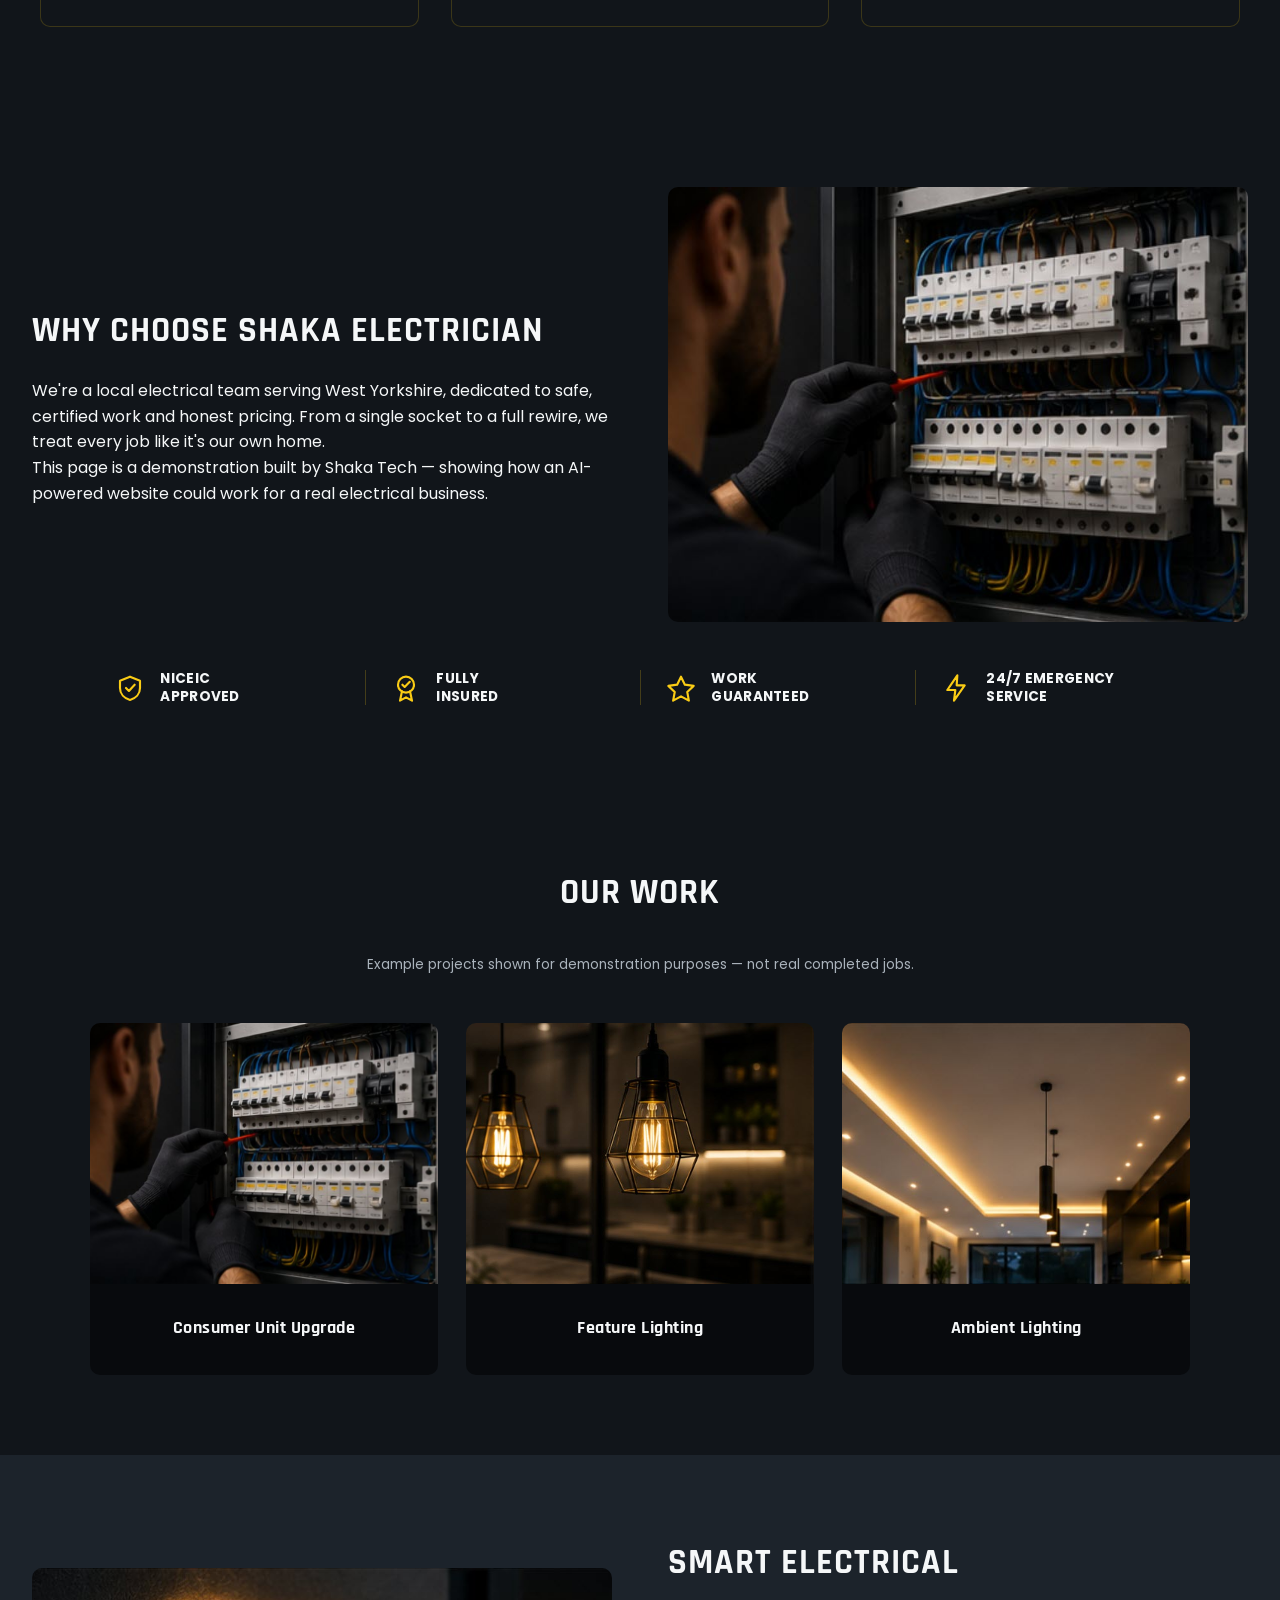
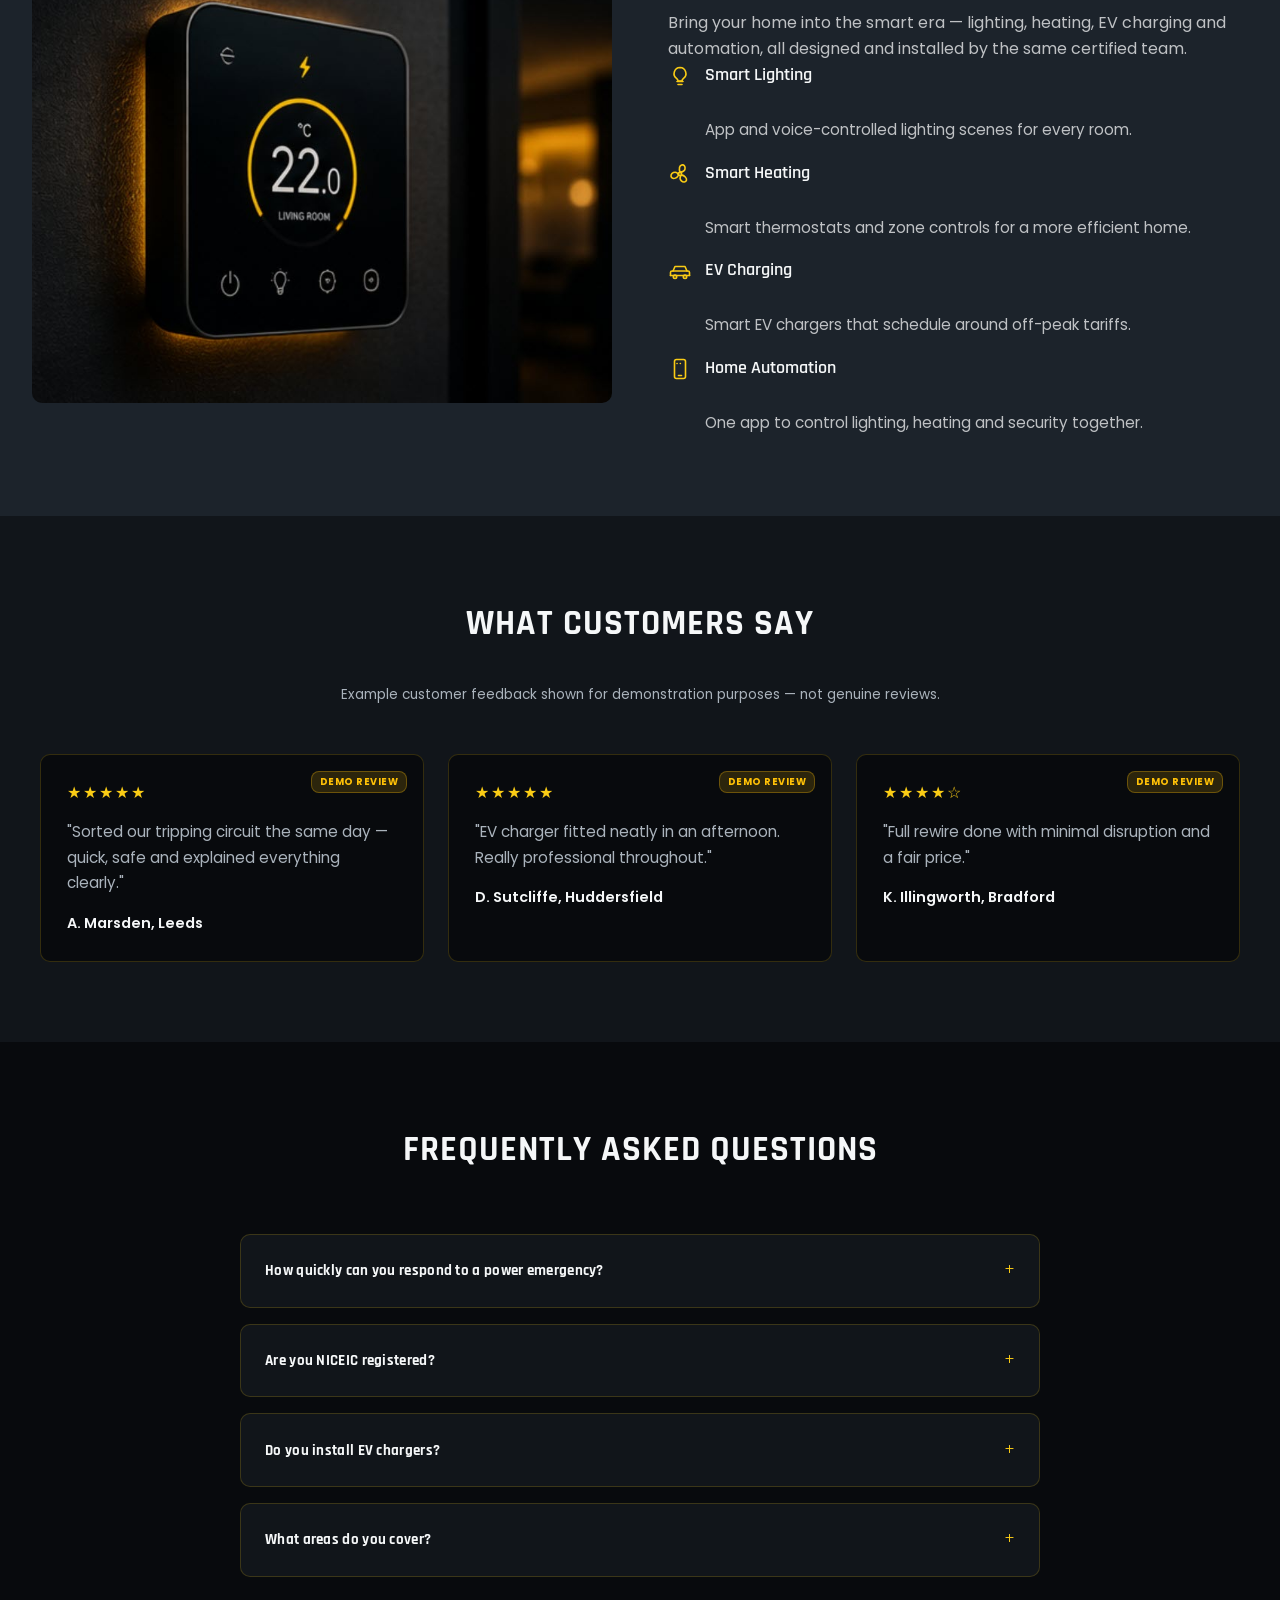
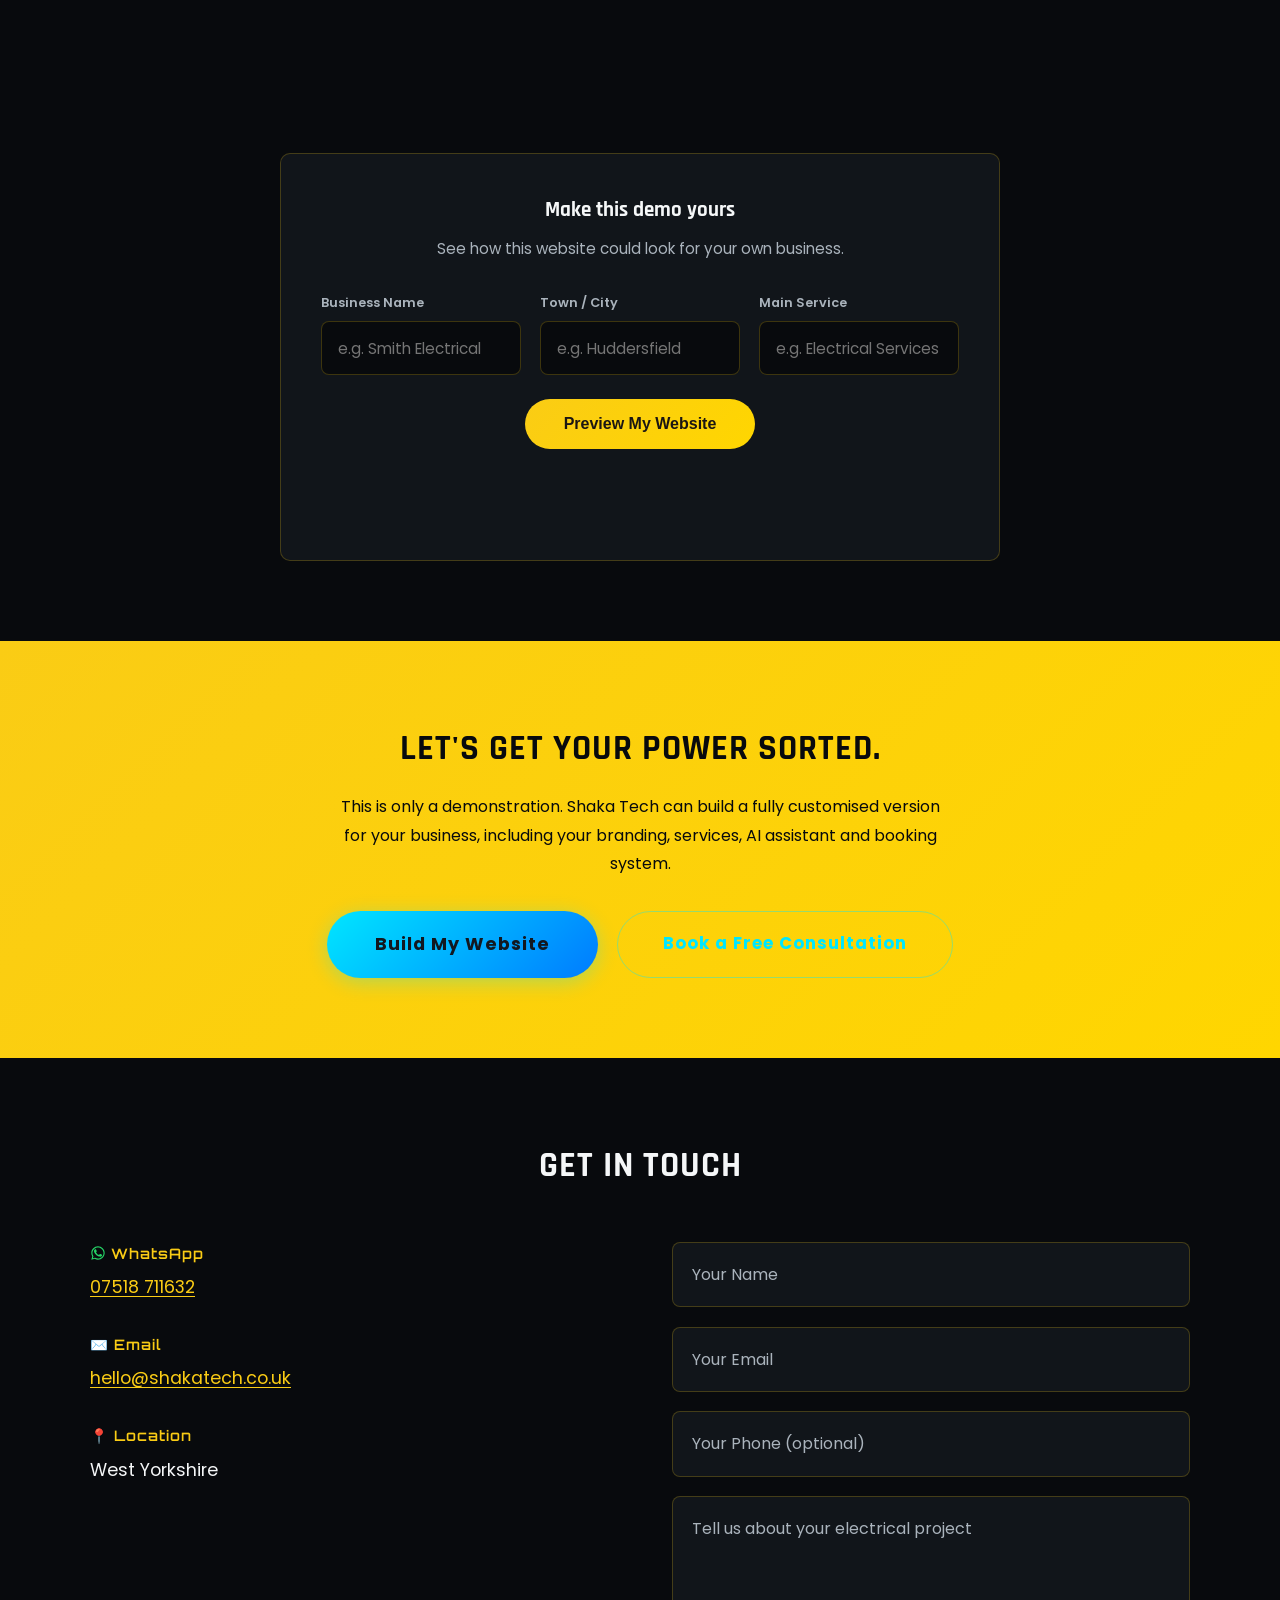
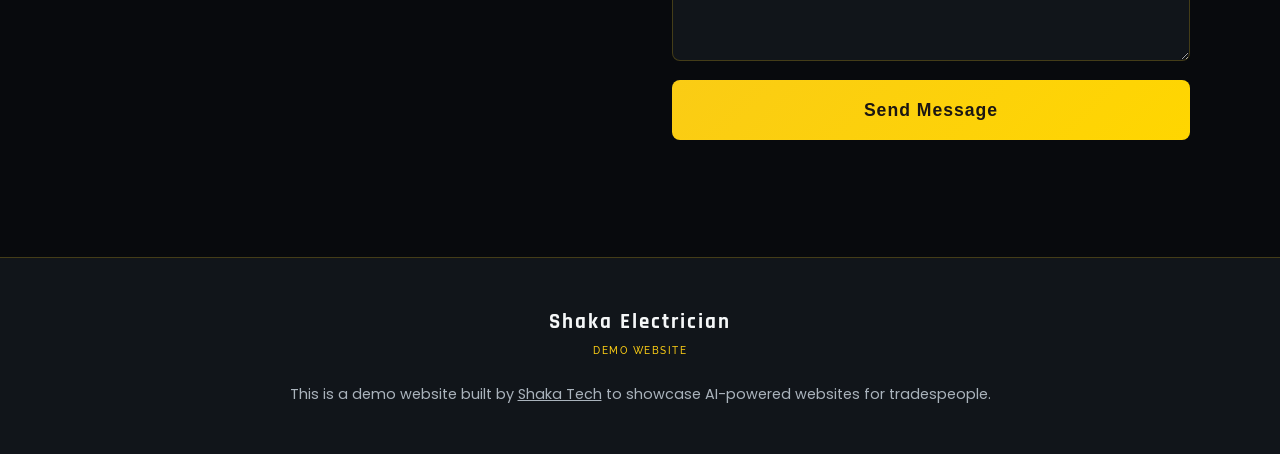
<file: demos/electrician/index.html>
<!DOCTYPE html>
<html lang="en">
<head>
    <meta charset="UTF-8">
    <meta name="viewport" content="width=device-width, initial-scale=1.0, minimum-scale=1.0">
    <meta name="description" content="Shaka Electrician — a demo electrician website built by Shaka Tech, showing how an AI assistant can answer questions, capture leads and book callbacks automatically.">
    <meta property="og:title" content="Shaka Electrician Demo | Shaka Tech AI Websites">
    <meta property="og:description" content="See how a Shaka Tech AI-powered website works for an electrical business — try the live AI assistant below.">
    <meta property="og:type" content="website">
    <title>Shaka Electrician — Electrician AI Website Demo | Shaka Tech</title>
    <link rel="preconnect" href="https://fonts.googleapis.com">
    <link rel="preconnect" href="https://fonts.gstatic.com" crossorigin>
    <link href="https://fonts.googleapis.com/css2?family=Orbitron:wght@400;500;600;700;800;900&family=Raleway:wght@300;400;500;600;700&display=swap" rel="stylesheet">
    <link rel="stylesheet" href="/styles.css?v=2">
    <link rel="stylesheet" href="/assets/css/chatbot.css">
    <link rel="stylesheet" href="/assets/css/demos.css?v=15">
    <link rel="stylesheet" href="/assets/css/trade-signatures.css?v=18">
</head>
<body class="trade-site t-electrician">
    <div class="demo-banner">
        🎬 You're viewing a Shaka Tech AI website demo for a fictional electrical business.
        <a href="/demos/">← Back to all demos</a>
    </div>

    <header>
        <nav>
            <div class="logo">
                <div class="logo-text-container">
                    <span class="logo-text" data-bind="businessName">Shaka Electrician</span>
                    <span class="tagline" data-bind="mainService">REWIRING &amp; ELECTRICAL INSTALLATIONS</span>
                </div>
            </div>
            <button class="nav-toggle" aria-label="Toggle navigation">
                <span></span><span></span><span></span>
            </button>
            <ul class="nav-links">
                <li><a href="#home">Home</a></li>
                <li><a href="#services">Services</a></li>
                <li><a href="#work">Our Work</a></li>
                <li><a href="#reviews">Reviews</a></li>
                <li><a href="#faqs">FAQs</a></li>
                <li><a href="#contact">Contact</a></li>
                <li><a class="trade-cta trade-cta--small" href="#contact" data-open-chat>Request a Quote</a></li>
            </ul>
        </nav>
    </header>

    <main>
        <section id="home" class="trade-hero trade-hero--photo-bg">
            <div class="hero-bg-photo">
                <img src="/assets/images/demos/electrician-hero.jpg" alt="A branded Shaka Electrician van parked outside a modern house lit up at dusk" loading="eager">
            </div>
            <div class="hero-grid">
                <div class="hero-content">
                    <h1>POWERING YOUR<br><span class="accent-text">WORLD SAFELY.</span></h1>
                    <p class="hero-lede">Professional electrical services you can rely on — with a website that answers your questions any time, day or night.</p>
                    <div class="cta-row">
                        <button type="button" class="trade-cta" data-open-chat>Request a Quote</button>
                        <a href="#services" class="trade-cta trade-cta--outline">Our Services</a>
                    </div>
                </div>
            </div>
        </section>

        <section id="services">
            <div class="section-head">
                <h2>SAFE. RELIABLE. PROFESSIONAL.</h2>
                <p>Everything you need for a safe, modern electrical system.</p>
            </div>
            <div class="services-grid" id="services-grid"></div>
        </section>

        <section id="why" class="quality-section">
            <div class="quality-grid">
                <div class="quality-copy">
                    <h2>Why Choose <span data-bind="businessName">Shaka Electrician</span></h2>
                    <p>We're a local electrical team serving <span data-bind="town">West Yorkshire</span>, dedicated to safe, certified work and honest pricing. From a single socket to a full rewire, we treat every job like it's our own home.</p>
                    <p>This page is a demonstration built by Shaka Tech — showing how an AI-powered website could work for a real electrical business.</p>
                </div>
                <div class="quality-photo">
                    <img src="/assets/images/demos/electrician-consumer-unit.jpg" alt="An electrician working carefully on a consumer unit" style="object-position:50% 30%">
                </div>
            </div>
            <div class="trust-grid" id="trust-grid"></div>
        </section>

        <section id="work" class="trade-gallery">
            <div class="section-head">
                <h2>OUR WORK</h2>
            </div>
            <p class="gallery-note">Example projects shown for demonstration purposes — not real completed jobs.</p>
            <div class="featured-grid" id="work-grid"></div>
        </section>

        <section id="smart">
            <div class="quality-grid">
                <div class="quality-photo">
                    <img src="/assets/images/demos/electrician-smart-panel.jpg" alt="A smart home control panel glowing amber on a wall, showing room temperature">
                </div>
                <div class="quality-copy">
                    <h2>SMART ELECTRICAL</h2>
                    <p>Bring your home into the smart era — lighting, heating, EV charging and automation, all designed and installed by the same certified team.</p>
                    <ul class="checklist" id="smart-list"></ul>
                </div>
            </div>
        </section>

        <section id="reviews" class="trade-reviews">
            <div class="section-head">
                <h2>What Customers Say</h2>
            </div>
            <p class="reviews-note">Example customer feedback shown for demonstration purposes — not genuine reviews.</p>
            <div class="reviews-grid" id="reviews-grid"></div>
        </section>

        <section id="faqs">
            <div class="section-head">
                <h2>Frequently Asked Questions</h2>
            </div>
            <div class="trade-faq" id="faq-list"></div>
        </section>

        <section id="personalize">
            <div class="personalize-panel">
                <h3>Make this demo yours</h3>
                <p>See how this website could look for your own business.</p>
                <form id="personalize-form" class="personalize-form">
                    <label>Business Name
                        <input type="text" name="businessName" placeholder="e.g. Smith Electrical">
                    </label>
                    <label>Town / City
                        <input type="text" name="town" placeholder="e.g. Huddersfield">
                    </label>
                    <label>Main Service
                        <input type="text" name="mainService" placeholder="e.g. Electrical Services">
                    </label>
                </form>
                <div class="personalize-actions">
                    <button type="submit" form="personalize-form">Preview My Website</button>
                </div>
                <p class="personalize-status" id="personalize-status"></p>
            </div>
        </section>

        <section class="trade-final-cta">
            <h2>LET'S GET YOUR POWER SORTED.</h2>
            <p>This is only a demonstration. Shaka Tech can build a fully customised version for your business, including your branding, services, AI assistant and booking system.</p>
            <div class="cta-row" style="justify-content:center;">
                <a href="/#contact" class="cta-button">Build My Website</a>
                <a href="/#contact" class="btn-secondary">Book a Free Consultation</a>
            </div>
        </section>

        <section id="contact">
            <h2>Get In Touch</h2>
            <div class="contact-container">
                <div class="contact-info">
                    <div class="contact-item">
                        <span class="contact-label"><svg class="icon-whatsapp" viewBox="0 0 24 24" aria-hidden="true"><path d="M17.472 14.382c-.297-.149-1.758-.867-2.03-.967-.273-.099-.471-.148-.67.15-.197.297-.767.966-.94 1.164-.173.199-.347.223-.644.075-.297-.15-1.255-.463-2.39-1.475-.883-.788-1.48-1.761-1.653-2.059-.173-.297-.018-.458.13-.606.134-.133.298-.347.446-.52.149-.174.198-.298.298-.497.099-.198.05-.371-.025-.52-.075-.149-.669-1.612-.916-2.207-.242-.579-.487-.5-.669-.51-.173-.008-.371-.01-.57-.01-.198 0-.52.074-.792.372-.272.297-1.04 1.016-1.04 2.479 0 1.462 1.065 2.875 1.213 3.074.149.198 2.096 3.2 5.077 4.487.709.306 1.262.489 1.694.625.712.227 1.36.195 1.871.118.571-.085 1.758-.719 2.006-1.413.248-.694.248-1.289.173-1.413-.074-.124-.272-.198-.57-.347z"/><path d="M12.001 2c-5.522 0-9.999 4.478-9.999 10 0 1.765.464 3.49 1.346 5.01L2 22l5.13-1.346A9.955 9.955 0 0 0 12 22c5.523 0 10-4.478 10-10S17.523 2 12.001 2zm0 18.31a8.283 8.283 0 0 1-4.221-1.152l-.303-.18-3.144.825.839-3.062-.198-.314A8.29 8.29 0 0 1 3.688 12c0-4.581 3.729-8.31 8.312-8.31 4.581 0 8.309 3.729 8.309 8.31 0 4.582-3.728 8.31-8.309 8.31z"/></svg> WhatsApp</span>
                        <a href="https://wa.me/447518711632" target="_blank" rel="noopener">07518 711632</a>
                    </div>
                    <div class="contact-item">
                        <span class="contact-label">✉️ Email</span>
                        <a href="mailto:hello@shakatech.co.uk">hello@shakatech.co.uk</a>
                    </div>
                    <div class="contact-item">
                        <span class="contact-label">📍 Location</span>
                        <span data-bind="town">West Yorkshire</span>
                    </div>
                </div>
                <form id="contact-form">
                    <input type="hidden" name="access_key" value="e8c6b9ab-6d76-4ee5-a2fb-c34b78896fcd">
                    <input type="hidden" name="subject" value="New enquiry from the Shaka Electrician demo page">
                    <input type="hidden" name="from_name" value="Shaka Electrician Demo">
                    <input type="checkbox" name="botcheck" class="hidden" style="display: none;">
                    <input type="text" name="name" placeholder="Your Name" required>
                    <input type="email" name="email" placeholder="Your Email" required>
                    <input type="tel" name="phone" placeholder="Your Phone (optional)">
                    <textarea name="message" placeholder="Tell us about your electrical project" rows="5" required></textarea>
                    <button type="submit">Send Message</button>
                    <p id="contact-form-status" class="form-status" role="status"></p>
                </form>
            </div>
        </section>
    </main>

    <footer>
        <div class="footer-content">
            <div class="footer-logo">
                <span class="logo-text" data-bind="businessName">Shaka Electrician</span>
                <span class="tagline">DEMO WEBSITE</span>
            </div>
            <p>This is a demo website built by <a href="/">Shaka Tech</a> to showcase AI-powered websites for tradespeople.</p>
        </div>
    </footer>

    <script src="/assets/trades/electrician.js?v=2"></script>
    <script src="/assets/js/trade-icons.js?v=3"></script>
    <script src="/assets/js/trade-colors.js"></script>
    <script src="/assets/js/theme-toggle.js"></script>
    <script src="/assets/js/chatbot.js"></script>
    <script src="/script.js?v=2"></script>
    <script src="/assets/js/personalize.js"></script>
    <script>
        const trade = window.SHAKA_TRADE;

        document.getElementById('services-grid').innerHTML = trade.services.map((s) => `
            <div class="service-card">
                <div class="service-icon">${tradeIcon(s.icon)}</div>
                <h3>${s.name}</h3>
                <p>${s.desc}</p>
            </div>
        `).join('');

        document.getElementById('trust-grid').innerHTML = trade.trustPoints.map((t) => `
            <div class="trust-item">
                <span class="trust-icon">${tradeIcon(t.icon)}</span>
                <span>${t.label}</span>
            </div>
        `).join('');

        document.getElementById('work-grid').innerHTML = trade.work.map((w) => `
            <article class="feature-card">
                <div class="feature-card-photo"><img src="${w.img}" alt="${w.alt}" style="object-position:${w.pos || '50% 50%'}" loading="lazy"></div>
                <div class="feature-card-caption">
                    <h3>${w.label}</h3>
                </div>
            </article>
        `).join('');

        document.getElementById('smart-list').innerHTML = trade.smartFeatures.map((f) => `
            <li><span class="check-icon">${tradeIcon(f.icon)}</span><span><strong>${f.label}</strong><br>${f.desc}</span></li>
        `).join('');

        document.getElementById('reviews-grid').innerHTML = trade.reviews.map((r) => `
            <div class="review-card">
                <span class="demo-tag-corner">Demo Review</span>
                <div class="stars">${'★'.repeat(r.stars)}${'☆'.repeat(5 - r.stars)}</div>
                <p>"${r.text}"</p>
                <div class="author">${r.author}</div>
            </div>
        `).join('');

        document.getElementById('faq-list').innerHTML = trade.faqs.map((f) => `
            <details class="faq-item">
                <summary>${f.q}</summary>
                <p>${f.a}</p>
            </details>
        `).join('');

        window.shakaFloatingChat = new ShakaChatbot({
            mode: 'floating',
            persona: trade.chatbot.persona,
            avatar: trade.chatbot.avatar,
            businessName: trade.businessName,
            greeting: trade.chatbot.greeting,
            quickOptions: trade.chatbot.quickOptions,
            knowledge: trade.chatbot.knowledge,
            fallbackAnswer: trade.chatbot.fallbackAnswer,
        });

        document.querySelectorAll('[data-open-chat]').forEach((btn) => {
            btn.addEventListener('click', () => window.shakaFloatingChat.open());
        });
    </script>
</body>
</html>
</file>
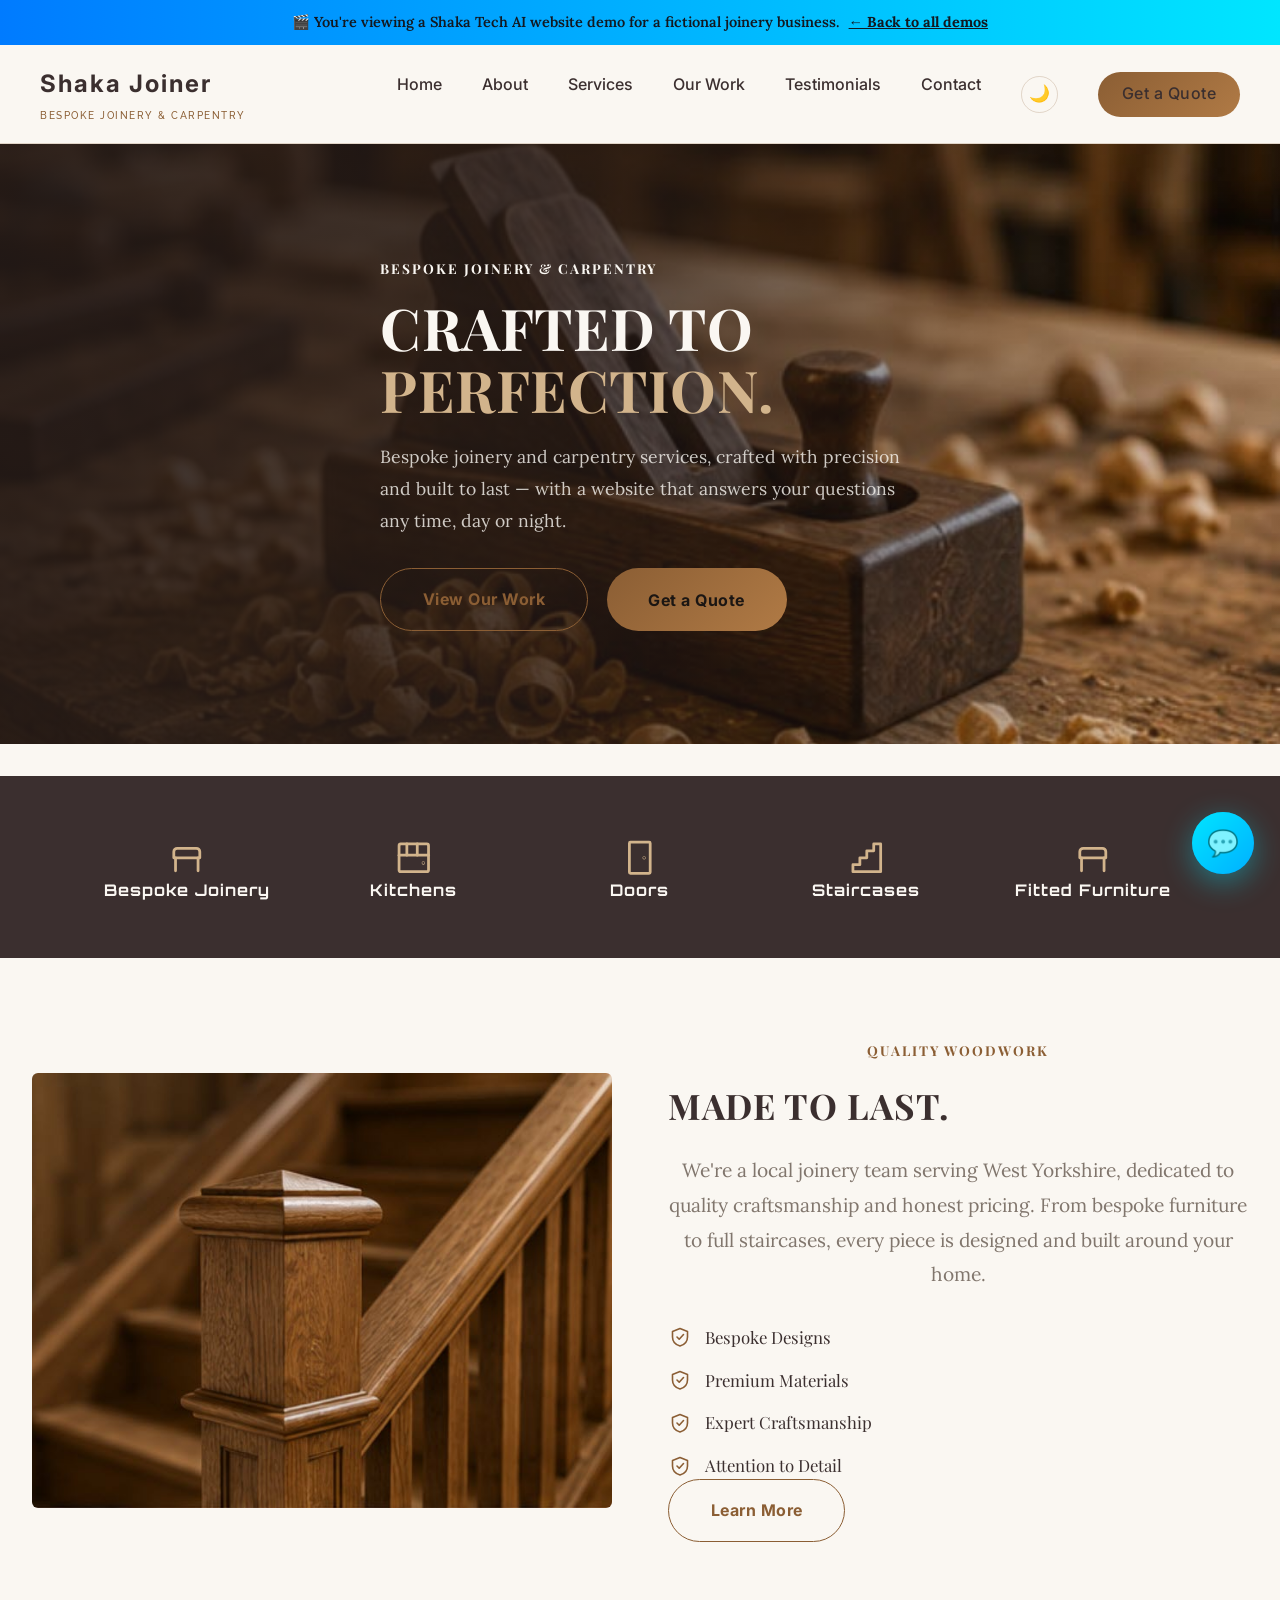
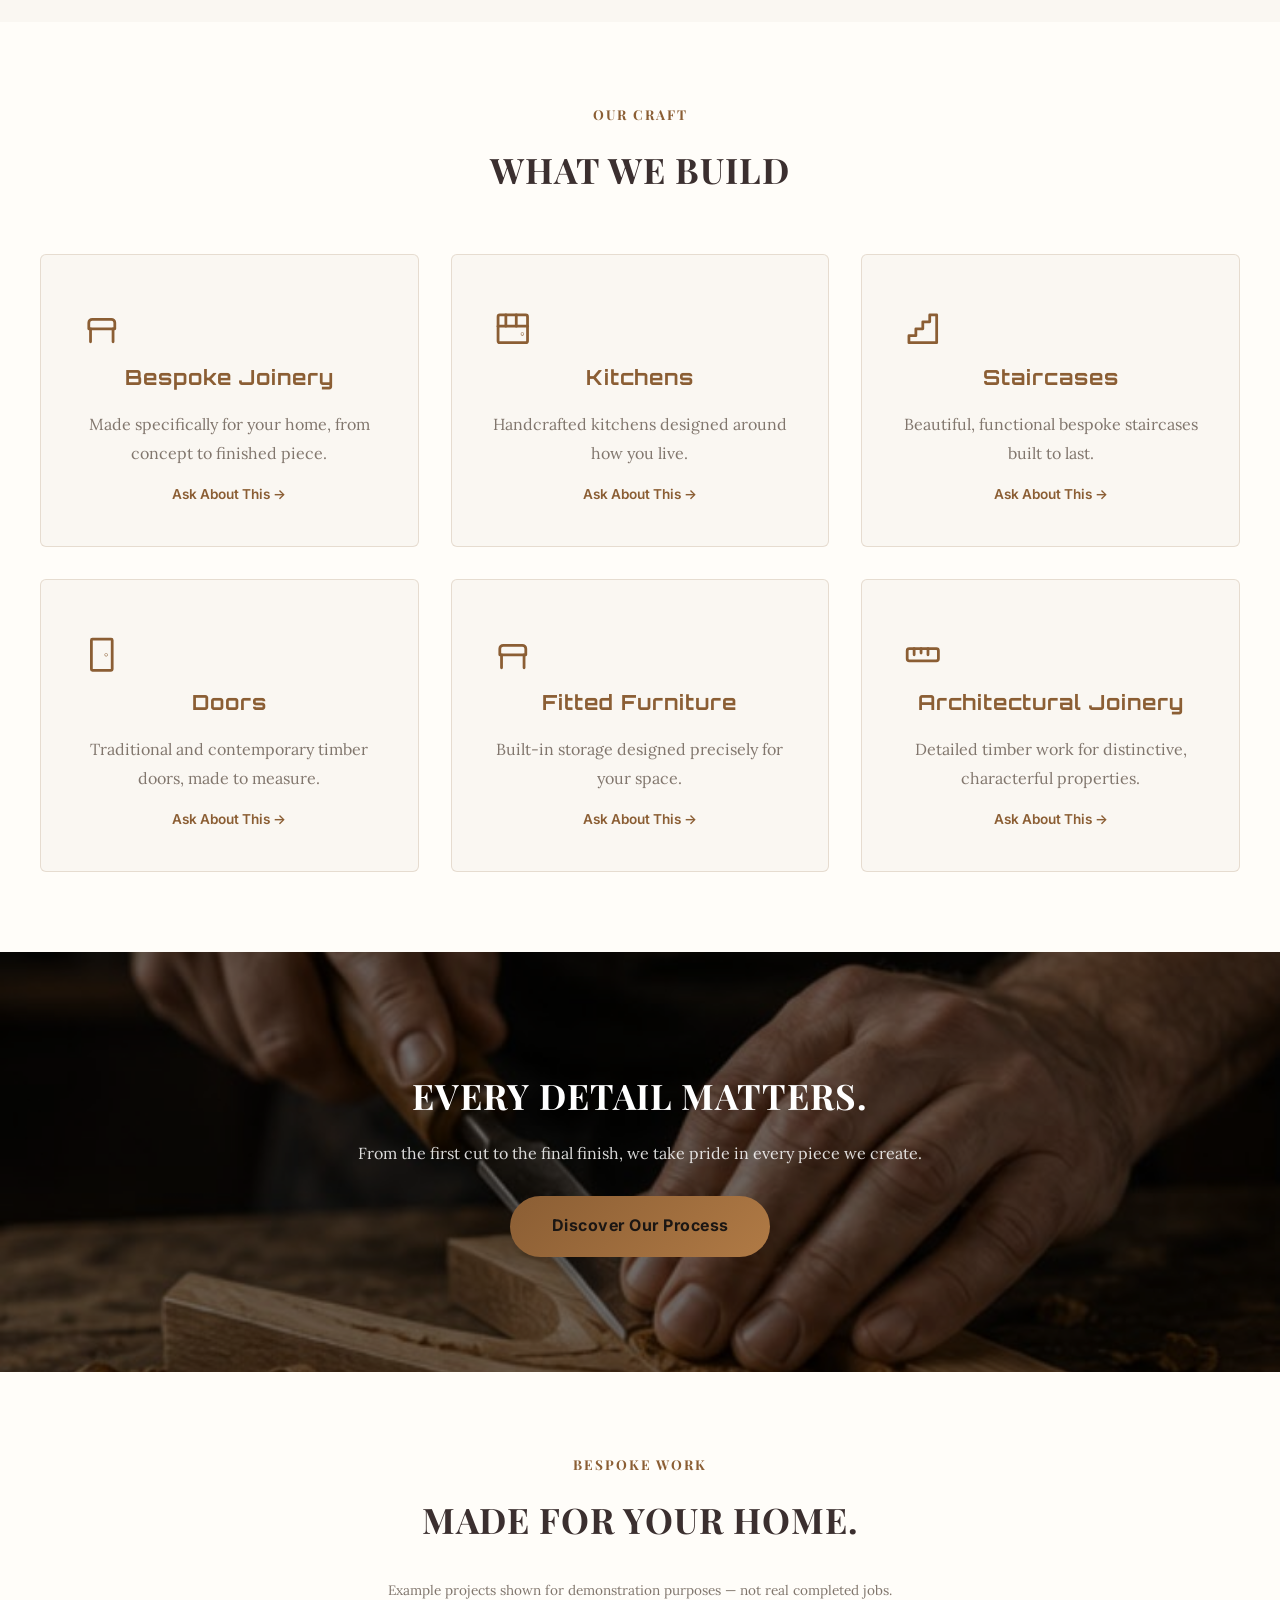
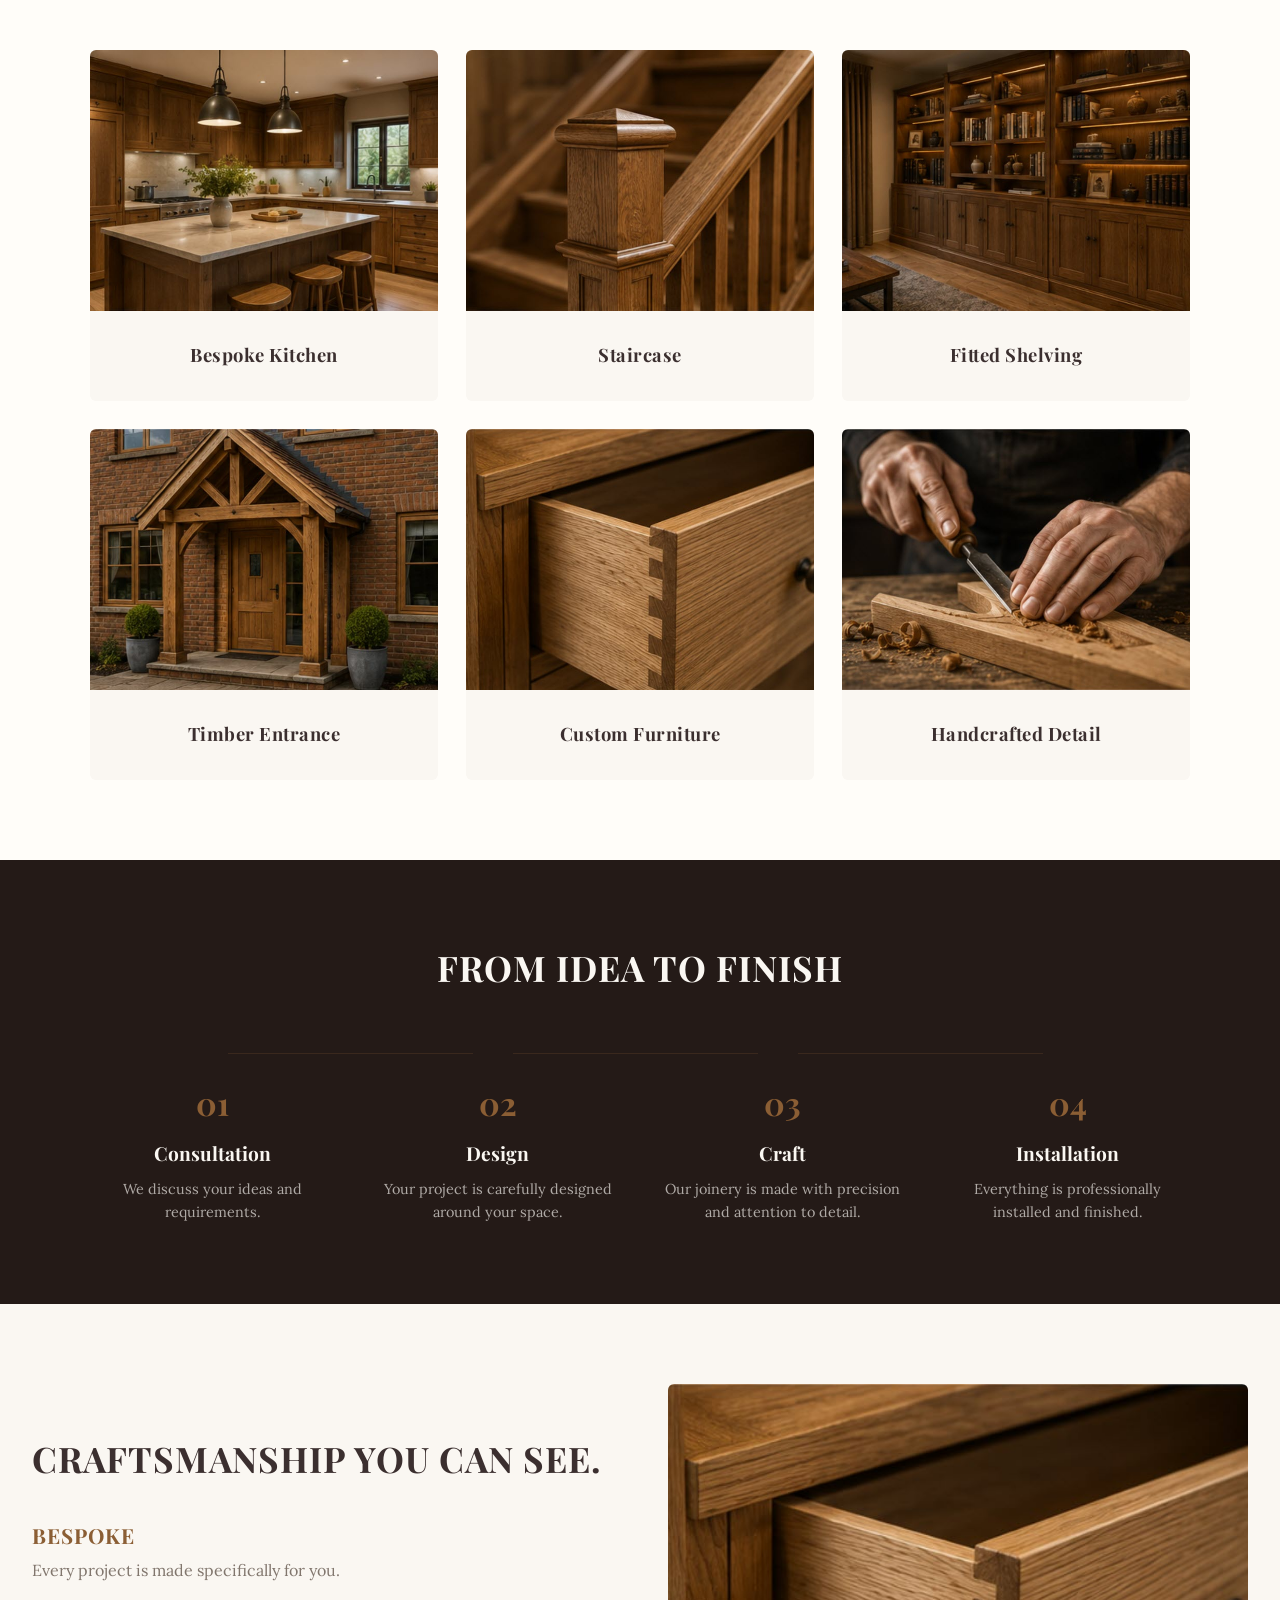
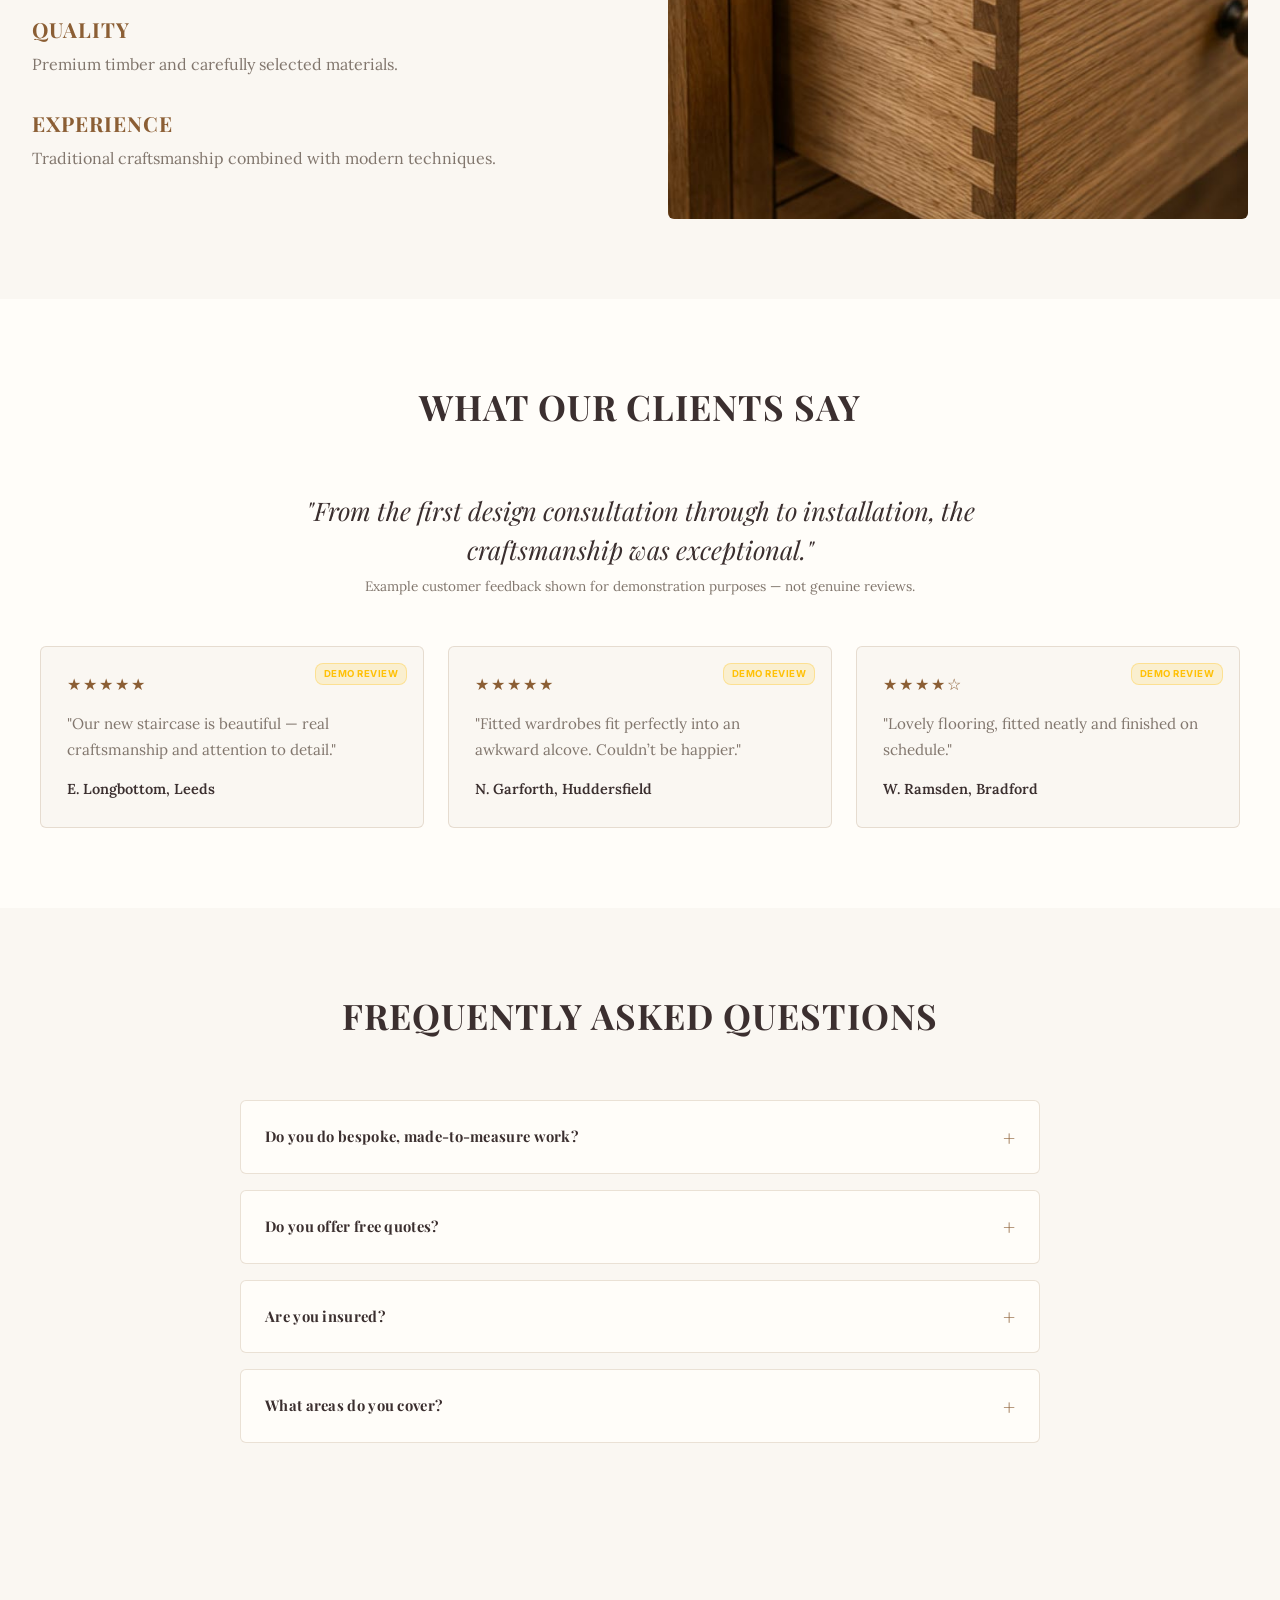
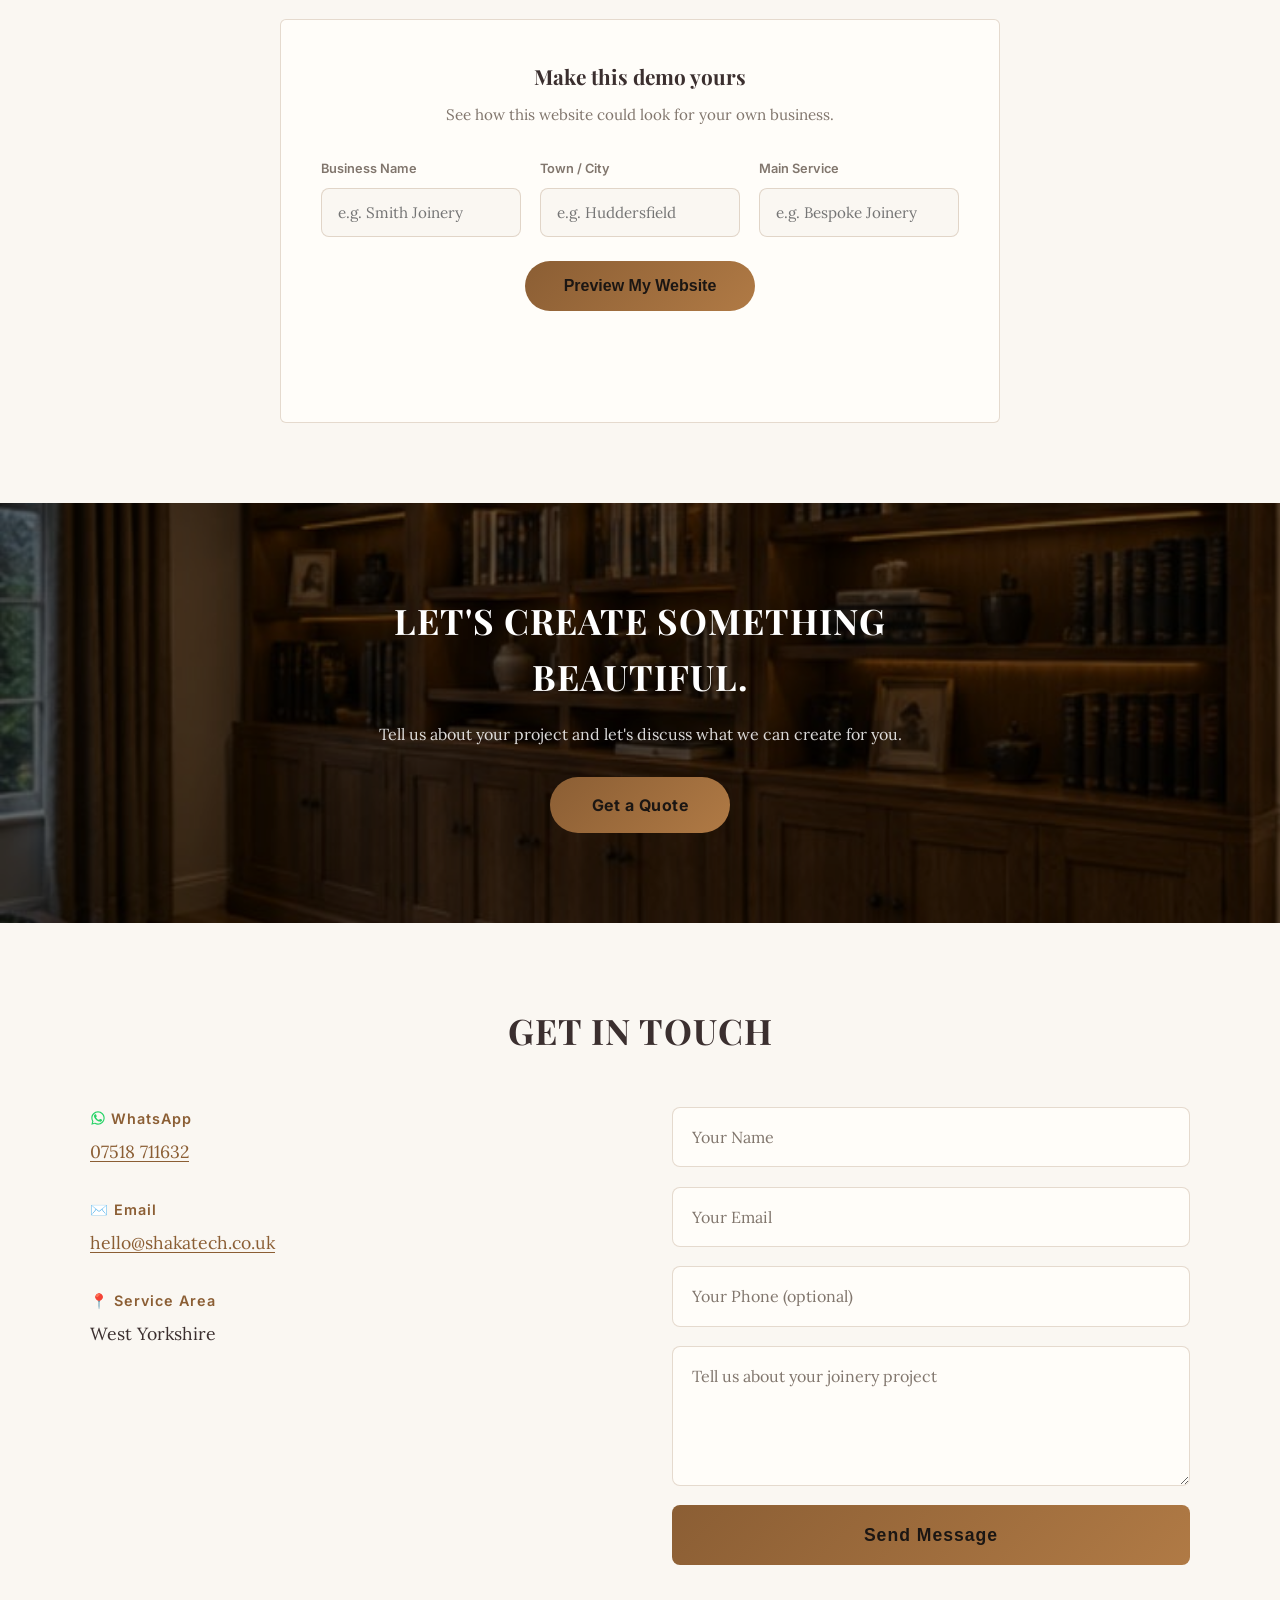
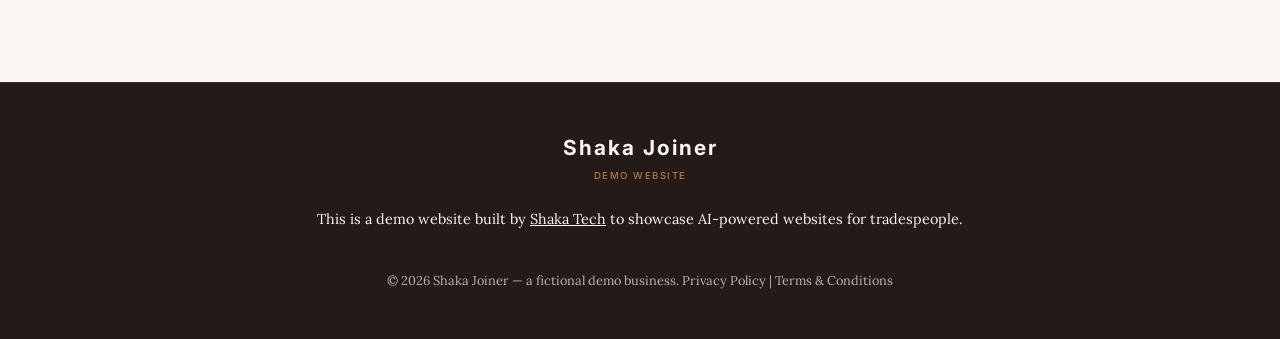
<file: demos/joiner/index.html>
<!DOCTYPE html>
<html lang="en">
<head>
    <meta charset="UTF-8">
    <meta name="viewport" content="width=device-width, initial-scale=1.0, minimum-scale=1.0">
    <meta name="description" content="Shaka Joiner — a demo joinery company website built by Shaka Tech, showing how an AI assistant can answer questions, capture leads and book callbacks automatically.">
    <meta property="og:title" content="Shaka Joiner Demo | Shaka Tech AI Websites">
    <meta property="og:description" content="See how a Shaka Tech AI-powered website works for a bespoke joinery business — try the live AI assistant below.">
    <meta property="og:type" content="website">
    <title>Shaka Joiner — Joiner AI Website Demo | Shaka Tech</title>
    <link rel="preconnect" href="https://fonts.googleapis.com">
    <link rel="preconnect" href="https://fonts.gstatic.com" crossorigin>
    <link href="https://fonts.googleapis.com/css2?family=Orbitron:wght@400;500;600;700;800;900&family=Raleway:wght@300;400;500;600;700&display=swap" rel="stylesheet">
    <link rel="stylesheet" href="/styles.css?v=2">
    <link rel="stylesheet" href="/assets/css/chatbot.css">
    <link rel="stylesheet" href="/assets/css/demos.css?v=15">
    <link rel="stylesheet" href="/assets/css/trade-signatures.css?v=18">
</head>
<body class="trade-site t-joiner">
    <div class="demo-banner">
        🎬 You're viewing a Shaka Tech AI website demo for a fictional joinery business.
        <a href="/demos/">← Back to all demos</a>
    </div>

    <header>
        <nav>
            <div class="logo">
                <div class="logo-text-container">
                    <span class="logo-text" data-bind="businessName">Shaka Joiner</span>
                    <span class="tagline" data-bind="mainService">BESPOKE JOINERY &amp; CARPENTRY</span>
                </div>
            </div>
            <button class="nav-toggle" aria-label="Toggle navigation">
                <span></span><span></span><span></span>
            </button>
            <ul class="nav-links">
                <li><a href="#home">Home</a></li>
                <li><a href="#about">About</a></li>
                <li><a href="#services">Services</a></li>
                <li><a href="#work">Our Work</a></li>
                <li><a href="#testimonials">Testimonials</a></li>
                <li><a href="#contact">Contact</a></li>
                <li><a class="trade-cta trade-cta--small" href="#contact" data-open-chat>Get a Quote</a></li>
            </ul>
        </nav>
    </header>

    <main>
        <section id="home" class="trade-hero trade-hero--photo-bg">
            <div class="hero-bg-photo">
                <img src="/assets/images/demos/joiner-hero.jpg" alt="A wooden hand plane resting on a workbench surrounded by curls of wood shavings" loading="eager">
            </div>
            <div class="hero-grid">
                <div class="hero-content">
                    <span class="trade-eyebrow">Bespoke Joinery &amp; Carpentry</span>
                    <h1>CRAFTED TO<br><span class="accent-text">PERFECTION.</span></h1>
                    <p class="hero-lede">Bespoke joinery and carpentry services, crafted with precision and built to last — with a website that answers your questions any time, day or night.</p>
                    <div class="cta-row">
                        <a href="#work" class="trade-cta trade-cta--outline">View Our Work</a>
                        <button type="button" class="trade-cta" data-open-chat>Get a Quote</button>
                    </div>
                </div>
            </div>
        </section>

        <section id="services-bar" class="services-strip">
            <div class="services-grid is-strip" id="services-bar-grid"></div>
        </section>

        <section id="about" class="quality-section">
            <div class="quality-grid">
                <div class="quality-photo">
                    <img src="/assets/images/demos/joiner-staircase.jpg" alt="A close-up of a bespoke oak staircase newel post and balustrade">
                </div>
                <div class="quality-copy">
                    <span class="trade-eyebrow">Quality Woodwork</span>
                    <h2>Made to last.</h2>
                    <p>We're a local joinery team serving <span data-bind="town">West Yorkshire</span>, dedicated to quality craftsmanship and honest pricing. From bespoke furniture to full staircases, every piece is designed and built around your home.</p>
                    <ul class="checklist" id="about-checklist"></ul>
                    <div class="cta-row">
                        <a href="#services" class="trade-cta trade-cta--outline">Learn More</a>
                    </div>
                </div>
            </div>
        </section>

        <section id="services">
            <div class="section-head">
                <span class="trade-eyebrow">Our Craft</span>
                <h2>What We Build</h2>
            </div>
            <div class="services-grid" id="services-grid"></div>
        </section>

        <section class="photo-banner" id="craftsmanship">
            <div class="photo-banner-bg">
                <img src="/assets/images/demos/joiner-craft.jpg" alt="A craftsman using a chisel to shape a timber joint" loading="lazy">
            </div>
            <div class="photo-banner-content">
                <h2>EVERY DETAIL MATTERS.</h2>
                <p>From the first cut to the final finish, we take pride in every piece we create.</p>
                <a href="#process" class="trade-cta">Discover Our Process</a>
            </div>
        </section>

        <section id="work" class="trade-gallery">
            <div class="section-head">
                <span class="trade-eyebrow">Bespoke Work</span>
                <h2>Made For Your Home.</h2>
            </div>
            <p class="gallery-note">Example projects shown for demonstration purposes — not real completed jobs.</p>
            <div class="featured-grid" id="work-grid"></div>
        </section>

        <section id="process" class="process-section">
            <div class="section-head">
                <h2>From Idea To Finish</h2>
            </div>
            <div class="process-grid" id="process-grid"></div>
        </section>

        <section id="why" class="quality-section">
            <div class="quality-grid">
                <div class="quality-copy">
                    <h2>Craftsmanship you can see.</h2>
                    <ul class="feature-list" id="why-list"></ul>
                </div>
                <div class="quality-photo">
                    <img src="/assets/images/demos/joiner-dovetail.jpg" alt="A close-up of a hand-cut dovetail joint on an oak drawer">
                </div>
            </div>
        </section>

        <section id="testimonials" class="trade-reviews">
            <div class="section-head">
                <h2>What Our Clients Say</h2>
            </div>
            <blockquote class="pull-quote">"From the first design consultation through to installation, the craftsmanship was exceptional."</blockquote>
            <p class="reviews-note">Example customer feedback shown for demonstration purposes — not genuine reviews.</p>
            <div class="reviews-grid" id="reviews-grid"></div>
        </section>

        <section id="faqs">
            <div class="section-head">
                <h2>Frequently Asked Questions</h2>
            </div>
            <div class="trade-faq" id="faq-list"></div>
        </section>

        <section id="personalize">
            <div class="personalize-panel">
                <h3>Make this demo yours</h3>
                <p>See how this website could look for your own business.</p>
                <form id="personalize-form" class="personalize-form">
                    <label>Business Name
                        <input type="text" name="businessName" placeholder="e.g. Smith Joinery">
                    </label>
                    <label>Town / City
                        <input type="text" name="town" placeholder="e.g. Huddersfield">
                    </label>
                    <label>Main Service
                        <input type="text" name="mainService" placeholder="e.g. Bespoke Joinery">
                    </label>
                </form>
                <div class="personalize-actions">
                    <button type="submit" form="personalize-form">Preview My Website</button>
                </div>
                <p class="personalize-status" id="personalize-status"></p>
            </div>
        </section>

        <section class="photo-banner" id="final-cta">
            <div class="photo-banner-bg">
                <img src="/assets/images/demos/joiner-interior.jpg" alt="Built-in oak shelving and cabinetry in a cosy living room" loading="lazy">
            </div>
            <div class="photo-banner-content">
                <h2>LET'S CREATE SOMETHING BEAUTIFUL.</h2>
                <p>Tell us about your project and let's discuss what we can create for you.</p>
                <button type="button" class="trade-cta" data-open-chat>Get a Quote</button>
            </div>
        </section>

        <section id="contact">
            <h2>Get In Touch</h2>
            <div class="contact-container">
                <div class="contact-info">
                    <div class="contact-item">
                        <span class="contact-label"><svg class="icon-whatsapp" viewBox="0 0 24 24" aria-hidden="true"><path d="M17.472 14.382c-.297-.149-1.758-.867-2.03-.967-.273-.099-.471-.148-.67.15-.197.297-.767.966-.94 1.164-.173.199-.347.223-.644.075-.297-.15-1.255-.463-2.39-1.475-.883-.788-1.48-1.761-1.653-2.059-.173-.297-.018-.458.13-.606.134-.133.298-.347.446-.52.149-.174.198-.298.298-.497.099-.198.05-.371-.025-.52-.075-.149-.669-1.612-.916-2.207-.242-.579-.487-.5-.669-.51-.173-.008-.371-.01-.57-.01-.198 0-.52.074-.792.372-.272.297-1.04 1.016-1.04 2.479 0 1.462 1.065 2.875 1.213 3.074.149.198 2.096 3.2 5.077 4.487.709.306 1.262.489 1.694.625.712.227 1.36.195 1.871.118.571-.085 1.758-.719 2.006-1.413.248-.694.248-1.289.173-1.413-.074-.124-.272-.198-.57-.347z"/><path d="M12.001 2c-5.522 0-9.999 4.478-9.999 10 0 1.765.464 3.49 1.346 5.01L2 22l5.13-1.346A9.955 9.955 0 0 0 12 22c5.523 0 10-4.478 10-10S17.523 2 12.001 2zm0 18.31a8.283 8.283 0 0 1-4.221-1.152l-.303-.18-3.144.825.839-3.062-.198-.314A8.29 8.29 0 0 1 3.688 12c0-4.581 3.729-8.31 8.312-8.31 4.581 0 8.309 3.729 8.309 8.31 0 4.582-3.728 8.31-8.309 8.31z"/></svg> WhatsApp</span>
                        <a href="https://wa.me/447518711632" target="_blank" rel="noopener">07518 711632</a>
                    </div>
                    <div class="contact-item">
                        <span class="contact-label">✉️ Email</span>
                        <a href="mailto:hello@shakatech.co.uk">hello@shakatech.co.uk</a>
                    </div>
                    <div class="contact-item">
                        <span class="contact-label">📍 Service Area</span>
                        <span data-bind="town">West Yorkshire</span>
                    </div>
                </div>
                <form id="contact-form">
                    <input type="hidden" name="access_key" value="e8c6b9ab-6d76-4ee5-a2fb-c34b78896fcd">
                    <input type="hidden" name="subject" value="New enquiry from the Shaka Joiner demo page">
                    <input type="hidden" name="from_name" value="Shaka Joiner Demo">
                    <input type="checkbox" name="botcheck" class="hidden" style="display: none;">
                    <input type="text" name="name" placeholder="Your Name" required>
                    <input type="email" name="email" placeholder="Your Email" required>
                    <input type="tel" name="phone" placeholder="Your Phone (optional)">
                    <textarea name="message" placeholder="Tell us about your joinery project" rows="5" required></textarea>
                    <button type="submit">Send Message</button>
                    <p id="contact-form-status" class="form-status" role="status"></p>
                </form>
            </div>
        </section>
    </main>

    <footer>
        <div class="footer-content">
            <div class="footer-logo">
                <span class="logo-text" data-bind="businessName">Shaka Joiner</span>
                <span class="tagline">DEMO WEBSITE</span>
            </div>
            <p>This is a demo website built by <a href="/">Shaka Tech</a> to showcase AI-powered websites for tradespeople.</p>
            <p class="footer-legal">© 2026 Shaka Joiner — a fictional demo business. Privacy Policy | Terms &amp; Conditions</p>
        </div>
    </footer>

    <script src="/assets/trades/joiner.js?v=2"></script>
    <script src="/assets/js/trade-icons.js?v=3"></script>
    <script src="/assets/js/trade-colors.js"></script>
    <script src="/assets/js/theme-toggle.js"></script>
    <script src="/assets/js/chatbot.js"></script>
    <script src="/script.js?v=2"></script>
    <script src="/assets/js/personalize.js"></script>
    <script>
        const trade = window.SHAKA_TRADE;

        document.getElementById('services-bar-grid').innerHTML = trade.servicesBar.map((s) => `
            <div class="service-card">
                <div class="service-icon">${tradeIcon(s.icon)}</div>
                <h3>${s.label}</h3>
            </div>
        `).join('');

        document.getElementById('about-checklist').innerHTML = trade.about.checklist.map((item) => `
            <li><span class="check-icon">${tradeIcon('shieldCheck')}</span>${item}</li>
        `).join('');

        document.getElementById('services-grid').innerHTML = trade.services.map((s) => `
            <div class="service-card">
                <div class="service-icon">${tradeIcon(s.icon)}</div>
                <h3>${s.name}</h3>
                <p>${s.desc}</p>
                <a href="#contact" class="service-card-link" data-open-chat>Ask About This →</a>
            </div>
        `).join('');

        document.getElementById('work-grid').innerHTML = trade.work.map((w) => `
            <article class="feature-card">
                <div class="feature-card-photo"><img src="${w.img}" alt="${w.alt}" style="object-position:${w.pos || '50% 50%'}" loading="lazy"></div>
                <div class="feature-card-caption">
                    <h3>${w.label}</h3>
                </div>
            </article>
        `).join('');

        document.getElementById('process-grid').innerHTML = trade.process.map((p) => `
            <div class="process-step">
                <span class="process-num">${p.num}</span>
                <h3>${p.label}</h3>
                <p>${p.desc}</p>
            </div>
        `).join('');

        document.getElementById('why-list').innerHTML = trade.whyChoose.map((f) => `
            <li><strong>${f.name.toUpperCase()}</strong><span>${f.desc}</span></li>
        `).join('');

        document.getElementById('reviews-grid').innerHTML = trade.reviews.map((r) => `
            <div class="review-card">
                <span class="demo-tag-corner">Demo Review</span>
                <div class="stars">${'★'.repeat(r.stars)}${'☆'.repeat(5 - r.stars)}</div>
                <p>"${r.text}"</p>
                <div class="author">${r.author}</div>
            </div>
        `).join('');

        document.getElementById('faq-list').innerHTML = trade.faqs.map((f) => `
            <details class="faq-item">
                <summary>${f.q}</summary>
                <p>${f.a}</p>
            </details>
        `).join('');

        window.shakaFloatingChat = new ShakaChatbot({
            mode: 'floating',
            persona: trade.chatbot.persona,
            avatar: trade.chatbot.avatar,
            businessName: trade.businessName,
            greeting: trade.chatbot.greeting,
            quickOptions: trade.chatbot.quickOptions,
            knowledge: trade.chatbot.knowledge,
            fallbackAnswer: trade.chatbot.fallbackAnswer,
        });

        document.querySelectorAll('[data-open-chat]').forEach((btn) => {
            btn.addEventListener('click', (e) => {
                e.preventDefault();
                window.shakaFloatingChat.open();
            });
        });
    </script>
</body>
</html>
</file>
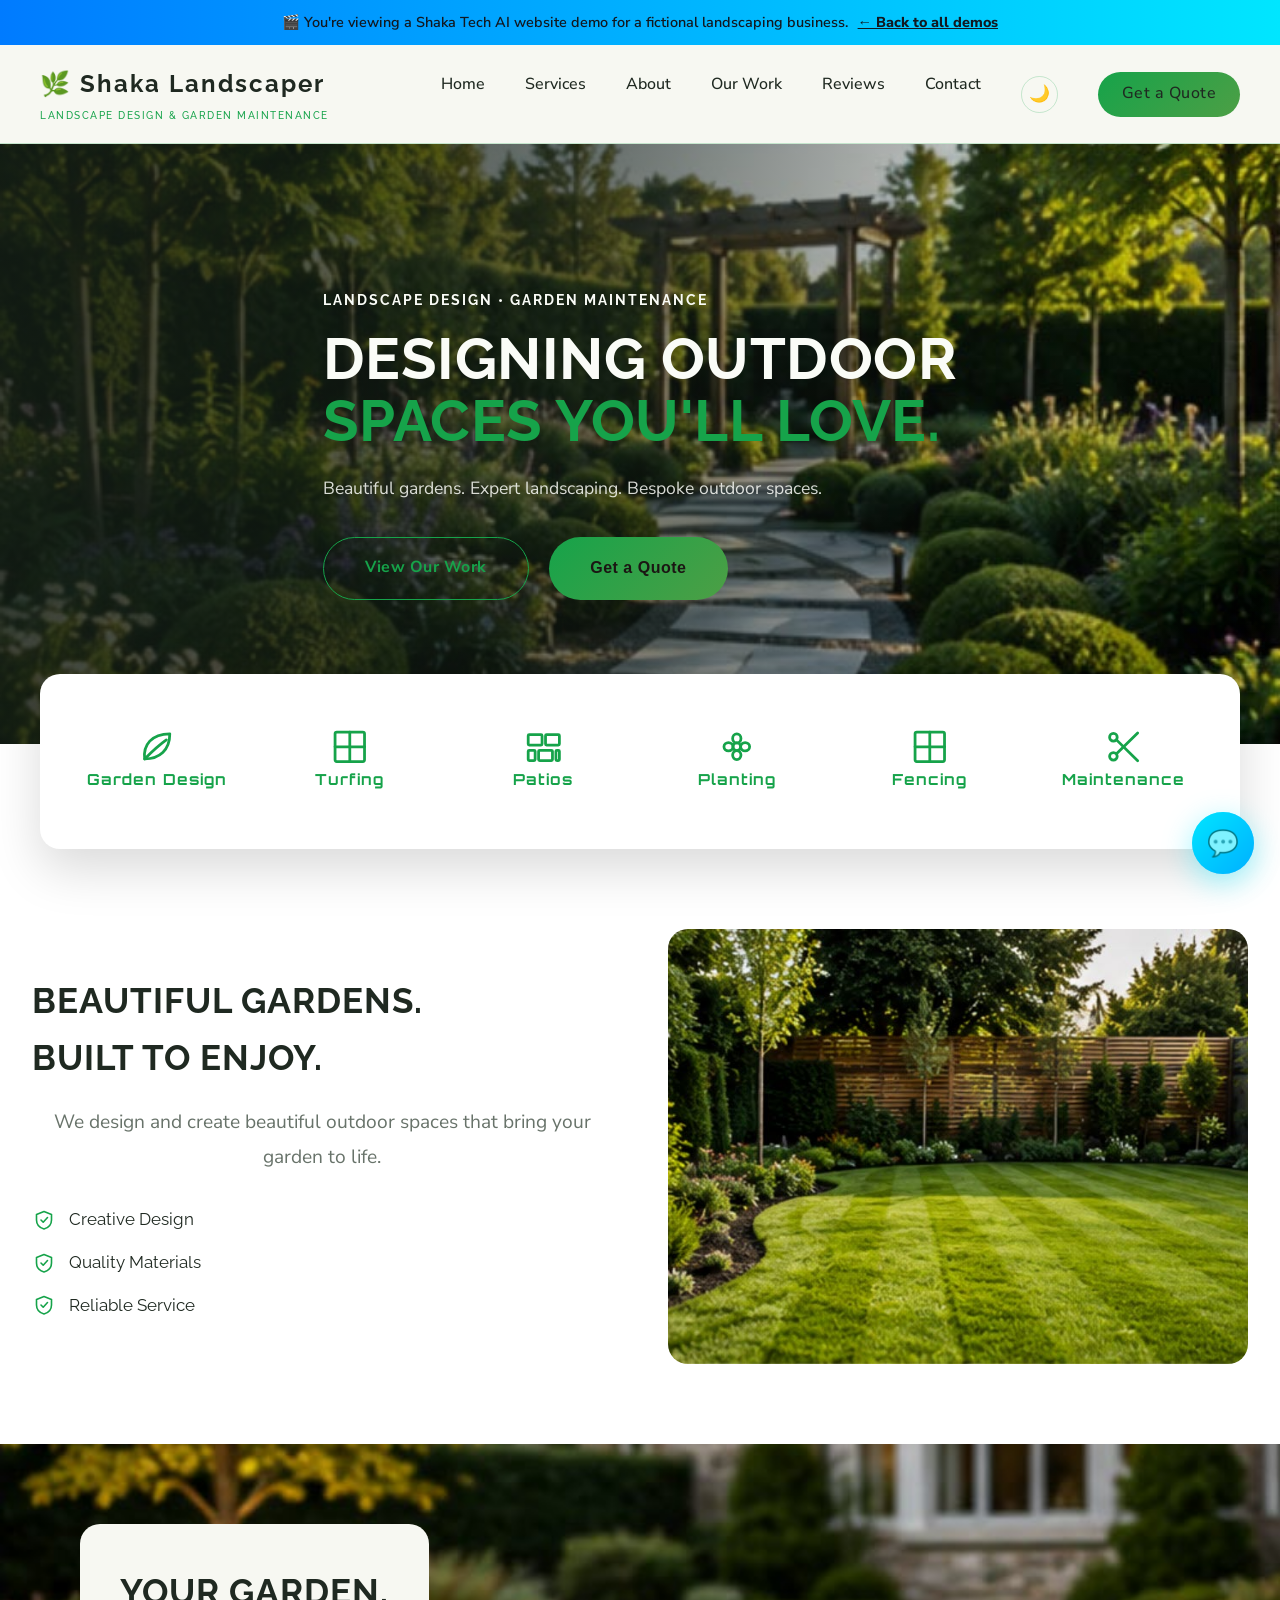
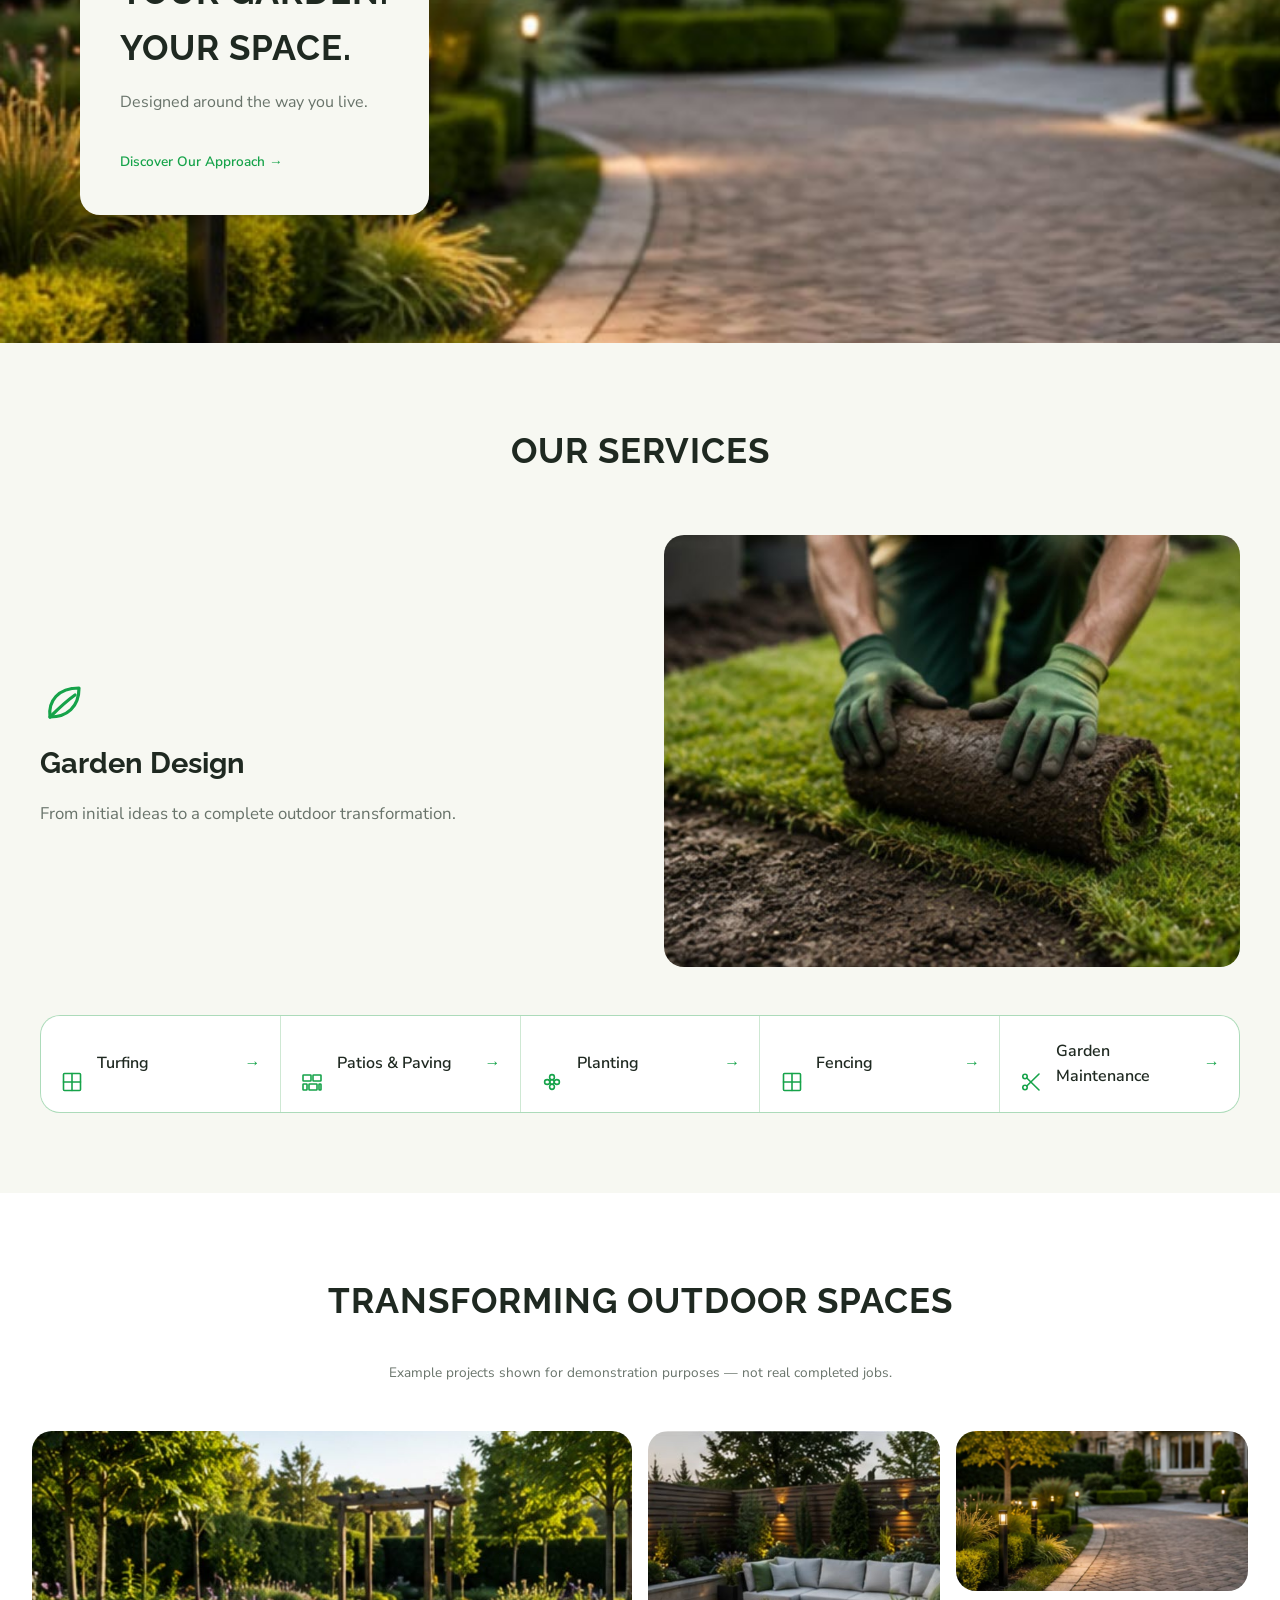
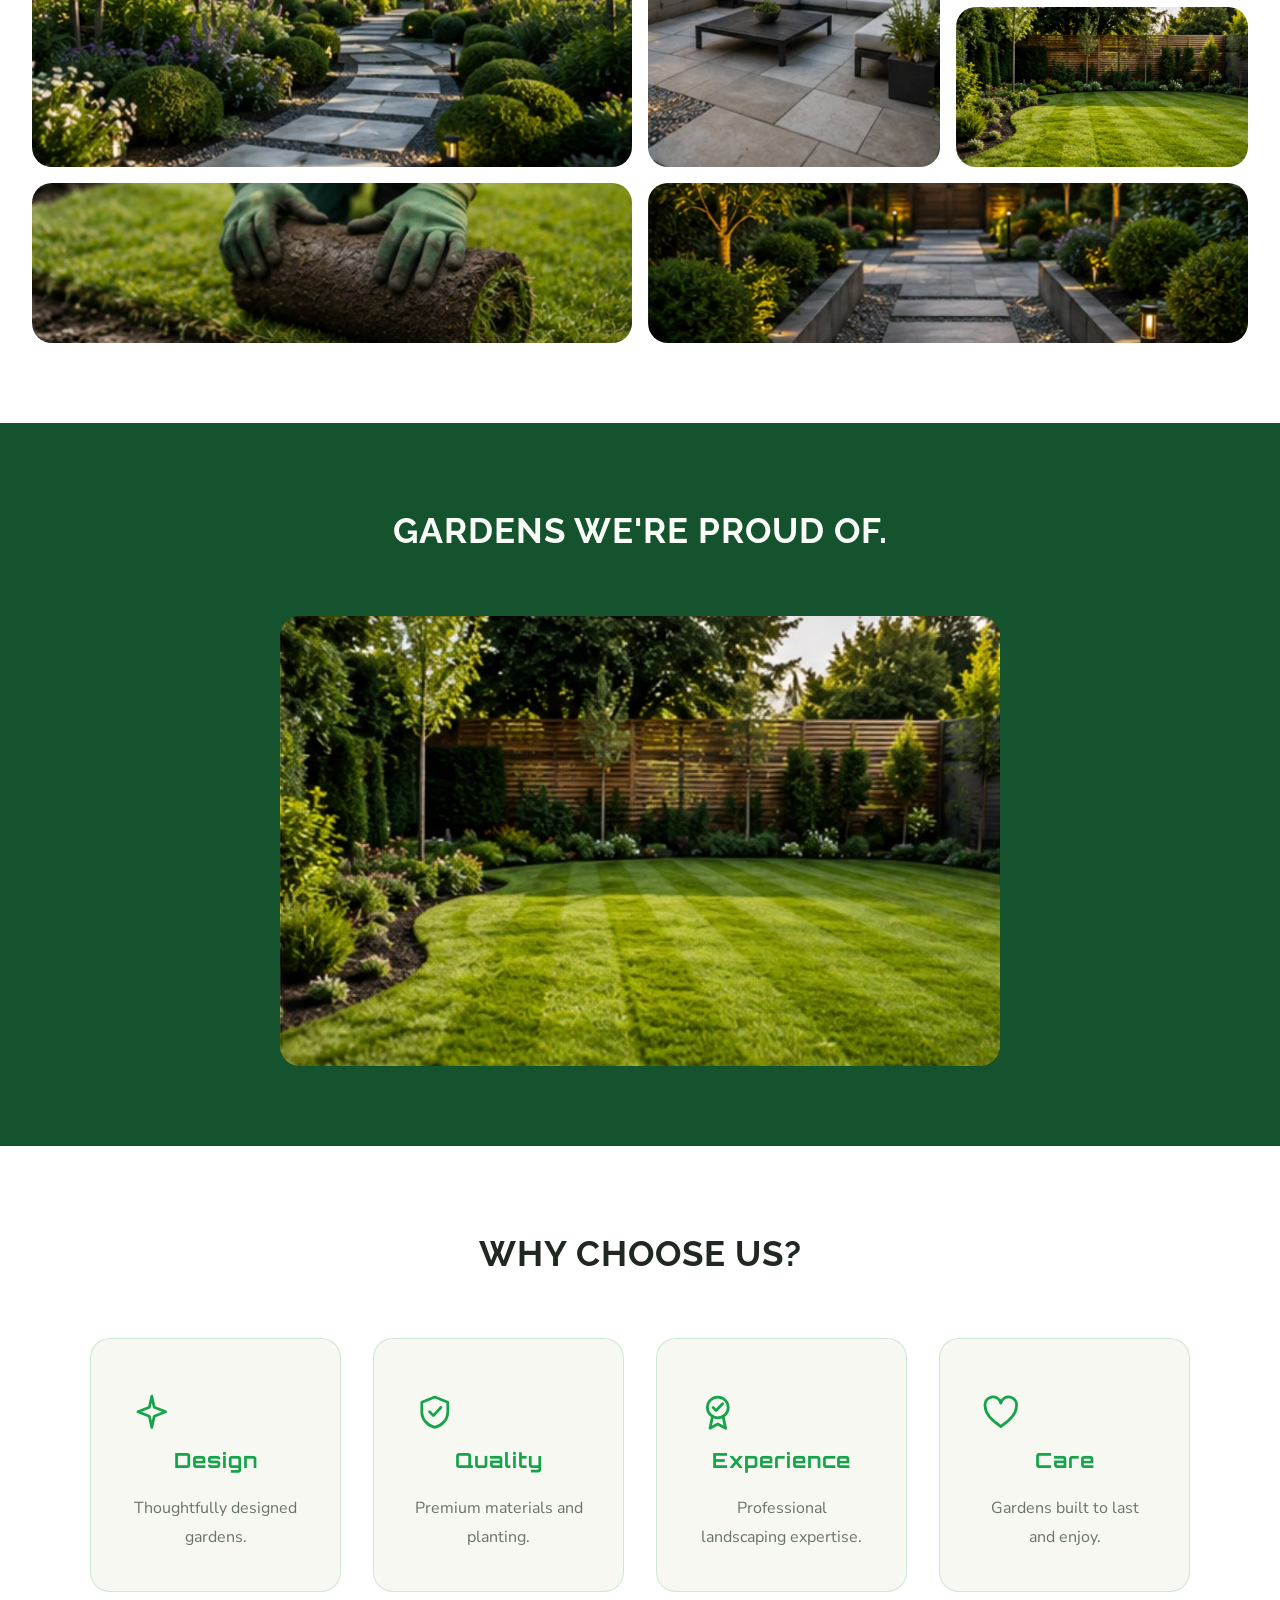
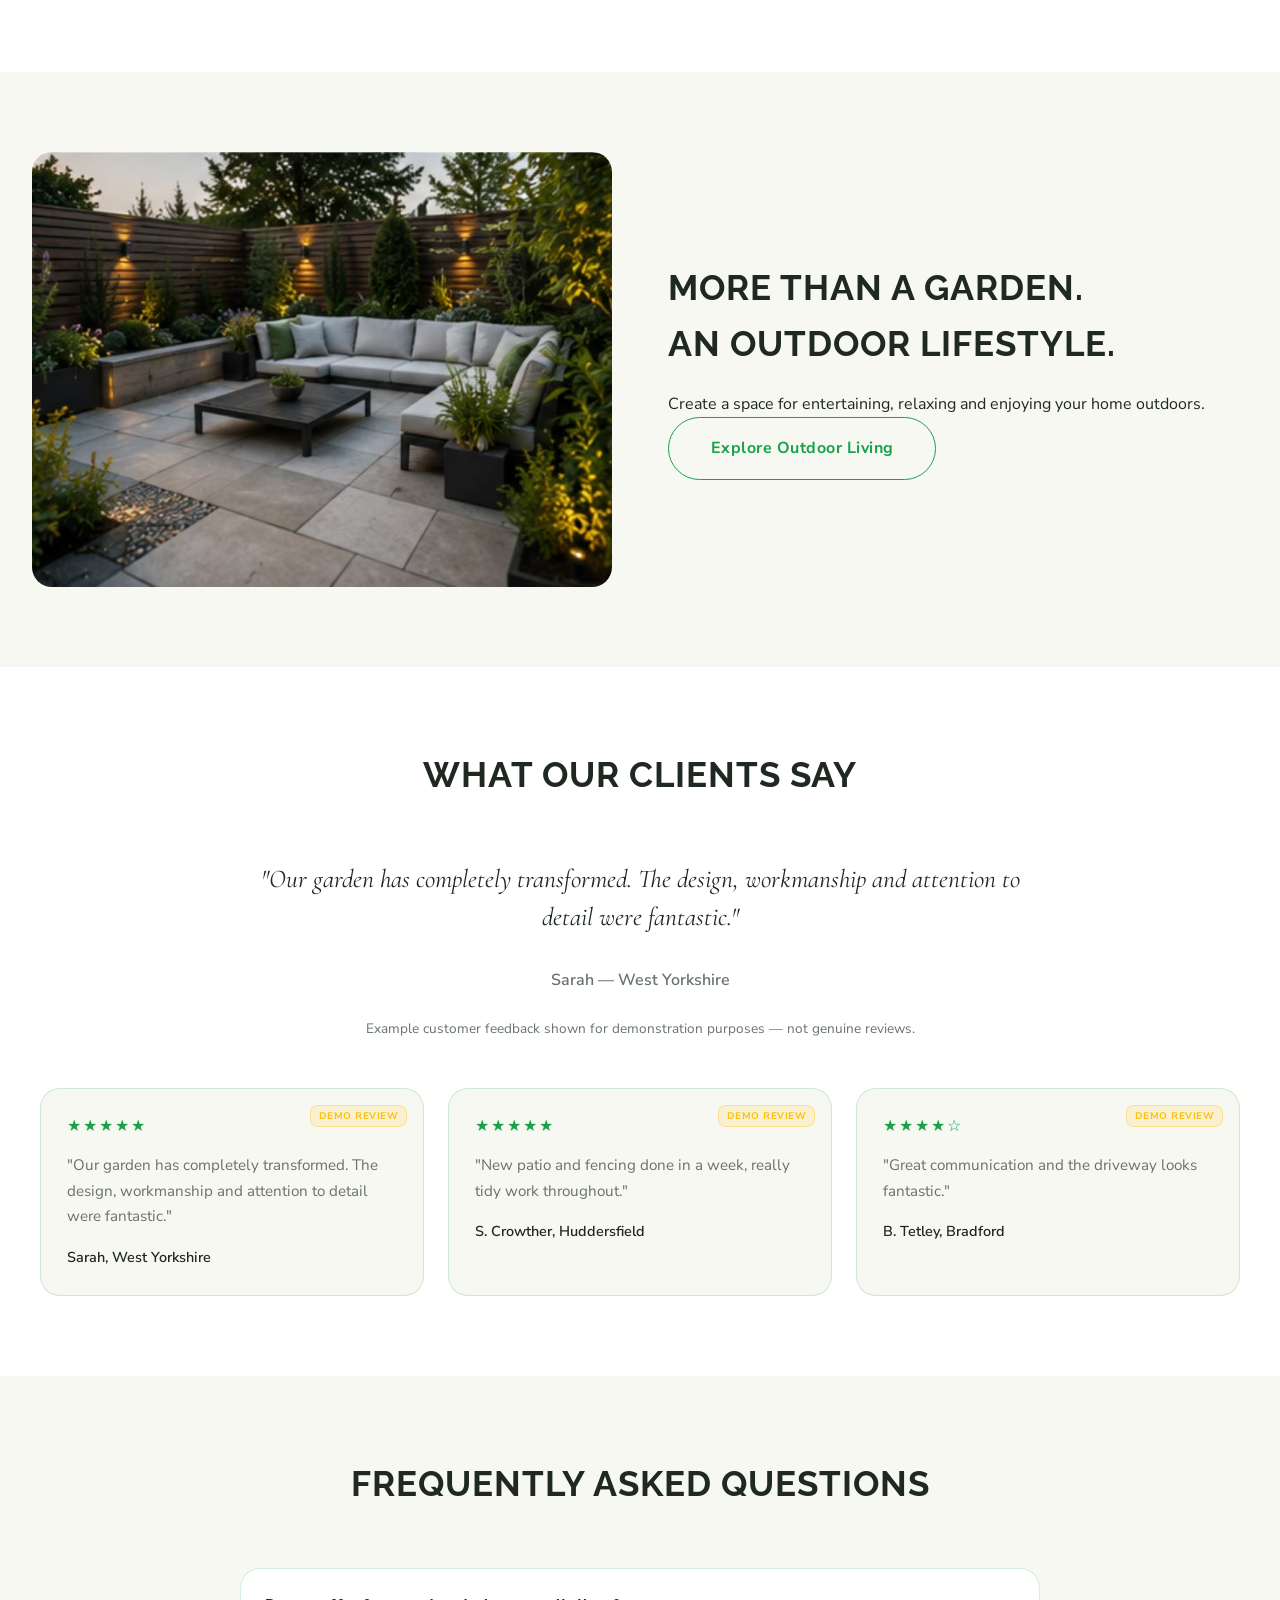
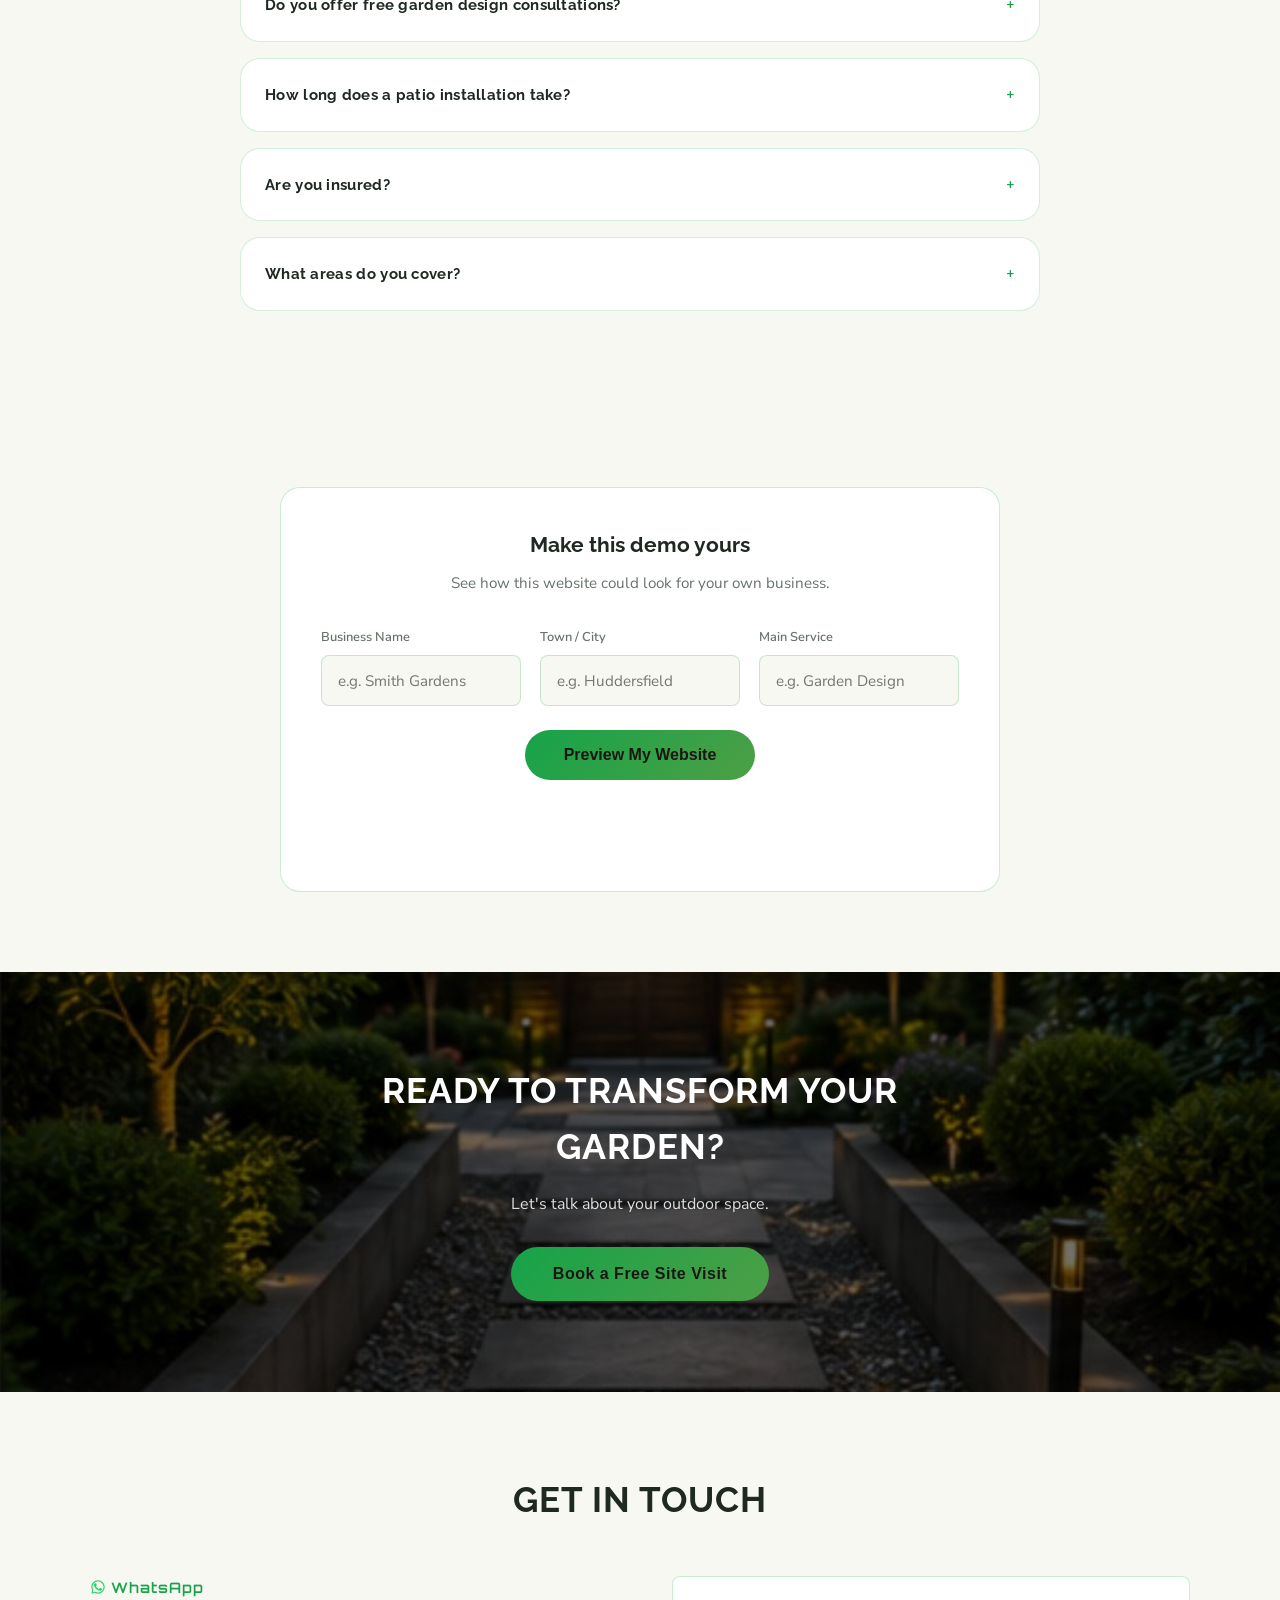
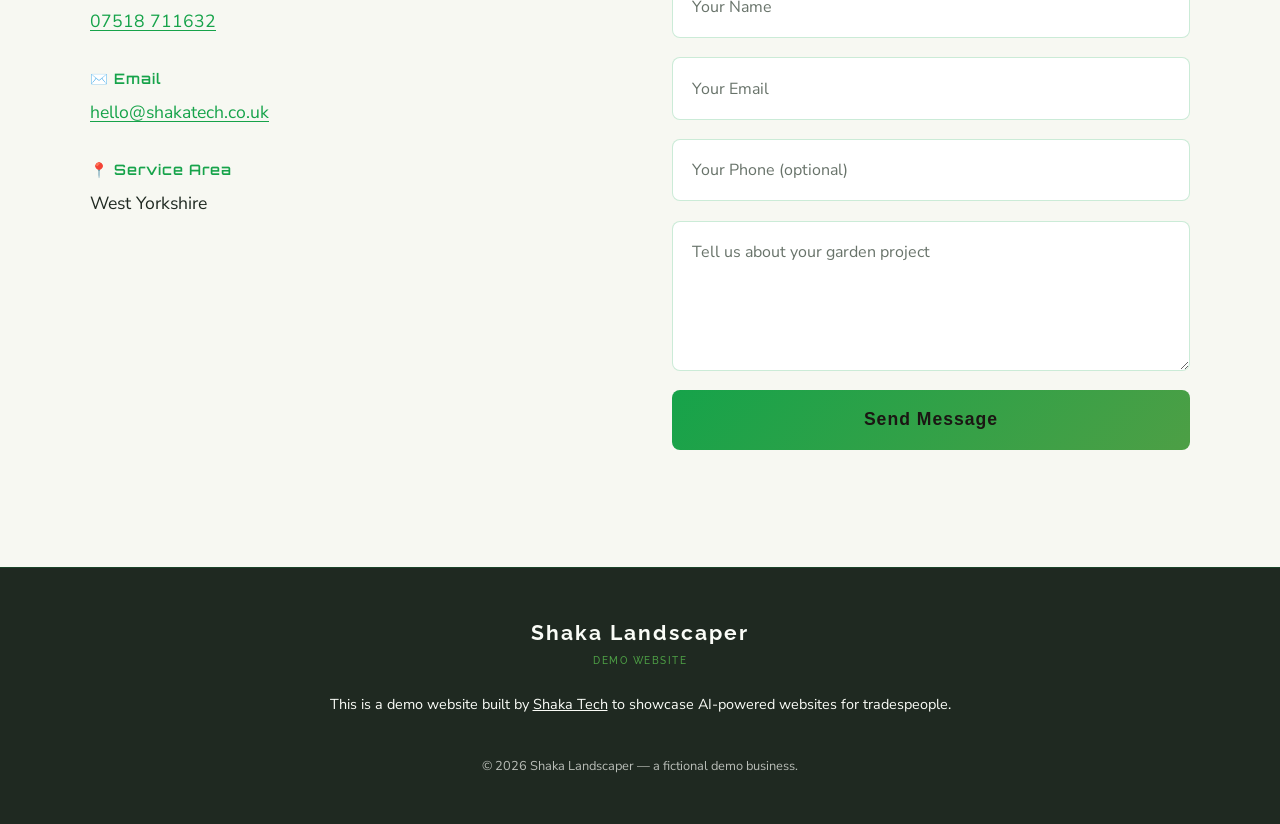
<file: demos/landscaper/index.html>
<!DOCTYPE html>
<html lang="en">
<head>
    <meta charset="UTF-8">
    <meta name="viewport" content="width=device-width, initial-scale=1.0, minimum-scale=1.0">
    <meta name="description" content="Shaka Landscaper — a demo landscaping company website built by Shaka Tech, showing how an AI assistant can answer questions, capture leads and book callbacks automatically.">
    <meta property="og:title" content="Shaka Landscaper Demo | Shaka Tech AI Websites">
    <meta property="og:description" content="See how a Shaka Tech AI-powered website works for a landscaping business — try the live AI assistant below.">
    <meta property="og:type" content="website">
    <title>Shaka Landscaper — Landscaper AI Website Demo | Shaka Tech</title>
    <link rel="preconnect" href="https://fonts.googleapis.com">
    <link rel="preconnect" href="https://fonts.gstatic.com" crossorigin>
    <link href="https://fonts.googleapis.com/css2?family=Orbitron:wght@400;500;600;700;800;900&family=Raleway:wght@300;400;500;600;700&display=swap" rel="stylesheet">
    <link rel="stylesheet" href="/styles.css?v=2">
    <link rel="stylesheet" href="/assets/css/chatbot.css">
    <link rel="stylesheet" href="/assets/css/demos.css?v=15">
    <link rel="stylesheet" href="/assets/css/trade-signatures.css?v=18">
</head>
<body class="trade-site t-landscaper">
    <div class="demo-banner">
        🎬 You're viewing a Shaka Tech AI website demo for a fictional landscaping business.
        <a href="/demos/">← Back to all demos</a>
    </div>

    <header>
        <nav>
            <div class="logo">
                <div class="logo-text-container">
                    <span class="logo-text" data-bind="businessName">🌿 Shaka Landscaper</span>
                    <span class="tagline" data-bind="mainService">LANDSCAPE DESIGN &amp; GARDEN MAINTENANCE</span>
                </div>
            </div>
            <button class="nav-toggle" aria-label="Toggle navigation">
                <span></span><span></span><span></span>
            </button>
            <ul class="nav-links">
                <li><a href="#home">Home</a></li>
                <li><a href="#services">Services</a></li>
                <li><a href="#about">About</a></li>
                <li><a href="#work">Our Work</a></li>
                <li><a href="#reviews">Reviews</a></li>
                <li><a href="#contact">Contact</a></li>
                <li><a class="trade-cta trade-cta--small" href="#contact" data-open-chat>Get a Quote</a></li>
            </ul>
        </nav>
    </header>

    <main>
        <section id="home" class="trade-hero trade-hero--photo-bg">
            <div class="hero-bg-photo">
                <img src="/assets/images/demos/landscaper-hero.jpg" alt="A landscaped garden pathway lined with box hedging leading to a timber pergola" loading="eager">
            </div>
            <div class="hero-grid">
                <div class="hero-content">
                    <span class="trade-eyebrow">Landscape Design • Garden Maintenance</span>
                    <h1>DESIGNING OUTDOOR<br><span class="accent-text">SPACES YOU'LL LOVE.</span></h1>
                    <p class="hero-lede">Beautiful gardens. Expert landscaping. Bespoke outdoor spaces.</p>
                    <div class="cta-row">
                        <a href="#work" class="trade-cta trade-cta--outline">View Our Work</a>
                        <button type="button" class="trade-cta" data-open-chat>Get a Quote</button>
                    </div>
                </div>
            </div>
        </section>

        <section id="services" class="services-float-wrap">
            <div class="services-float" id="services-ribbon"></div>
        </section>

        <section id="about" class="quality-section">
            <div class="quality-grid">
                <div class="quality-copy">
                    <h2>Beautiful gardens.<br>Built to enjoy.</h2>
                    <p>We design and create beautiful outdoor spaces that bring your garden to life.</p>
                    <ul class="checklist" id="intro-checklist"></ul>
                </div>
                <div class="quality-photo">
                    <img src="/assets/images/demos/landscaper-lawn.jpg" alt="A freshly cut, striped lawn bordered by planting">
                </div>
            </div>
        </section>

        <section class="photo-statement">
            <div class="photo-statement-bg">
                <img src="/assets/images/demos/landscaper-driveway.jpg" alt="A curved block-paved driveway with garden lighting at dusk" loading="lazy">
            </div>
            <div class="photo-statement-panel">
                <h2>YOUR GARDEN.<br>YOUR SPACE.</h2>
                <p>Designed around the way you live.</p>
                <a href="#work" class="service-card-link">Discover Our Approach →</a>
            </div>
        </section>

        <section id="what-we-do">
            <div class="section-head">
                <h2>Our Services</h2>
            </div>
            <div class="services-feature">
                <div class="services-feature-main">
                    <div class="service-icon" id="featured-service-icon"></div>
                    <h3 id="featured-service-name"></h3>
                    <p id="featured-service-desc"></p>
                </div>
                <div class="services-feature-photo">
                    <img src="/assets/images/demos/landscaper-turfing.jpg" alt="A landscaper laying a roll of new turf">
                </div>
            </div>
            <div class="services-list" id="services-list"></div>
        </section>

        <section id="work" class="trade-gallery">
            <div class="section-head">
                <h2>Transforming Outdoor Spaces</h2>
            </div>
            <p class="gallery-note">Example projects shown for demonstration purposes — not real completed jobs.</p>
            <div class="masonry-grid" id="work-grid"></div>
        </section>

        <section class="transformation-section">
            <div class="section-head">
                <h2>Gardens We're Proud Of.</h2>
            </div>
            <div class="transformation-photo">
                <img src="/assets/images/demos/landscaper-lawn.jpg" alt="A finished, freshly landscaped lawn and garden border">
            </div>
        </section>

        <section id="why" class="why-section">
            <div class="section-head">
                <h2>Why Choose Us?</h2>
            </div>
            <div class="services-grid" id="why-grid"></div>
        </section>

        <section class="quality-section">
            <div class="quality-grid">
                <div class="quality-photo">
                    <img src="/assets/images/demos/landscaper-patio.jpg" alt="An evening patio with outdoor seating, lighting and planting">
                </div>
                <div class="quality-copy">
                    <h2>MORE THAN A GARDEN.<br>AN OUTDOOR LIFESTYLE.</h2>
                    <p>Create a space for entertaining, relaxing and enjoying your home outdoors.</p>
                    <div class="cta-row">
                        <a href="#work" class="trade-cta trade-cta--outline">Explore Outdoor Living</a>
                    </div>
                </div>
            </div>
        </section>

        <section id="reviews" class="trade-reviews">
            <div class="section-head">
                <h2>What Our Clients Say</h2>
            </div>
            <blockquote class="pull-quote">"Our garden has completely transformed. The design, workmanship and attention to detail were fantastic."</blockquote>
            <p class="pull-quote-author">Sarah — West Yorkshire</p>
            <p class="reviews-note">Example customer feedback shown for demonstration purposes — not genuine reviews.</p>
            <div class="reviews-grid" id="reviews-grid"></div>
        </section>

        <section id="faqs">
            <div class="section-head">
                <h2>Frequently Asked Questions</h2>
            </div>
            <div class="trade-faq" id="faq-list"></div>
        </section>

        <section id="personalize">
            <div class="personalize-panel">
                <h3>Make this demo yours</h3>
                <p>See how this website could look for your own business.</p>
                <form id="personalize-form" class="personalize-form">
                    <label>Business Name
                        <input type="text" name="businessName" placeholder="e.g. Smith Gardens">
                    </label>
                    <label>Town / City
                        <input type="text" name="town" placeholder="e.g. Huddersfield">
                    </label>
                    <label>Main Service
                        <input type="text" name="mainService" placeholder="e.g. Garden Design">
                    </label>
                </form>
                <div class="personalize-actions">
                    <button type="submit" form="personalize-form">Preview My Website</button>
                </div>
                <p class="personalize-status" id="personalize-status"></p>
            </div>
        </section>

        <section class="photo-banner" id="final-cta">
            <div class="photo-banner-bg">
                <img src="/assets/images/demos/landscaper-pathway-lit.jpg" alt="A stepped garden pathway lit with lantern lighting at dusk" loading="lazy">
            </div>
            <div class="photo-banner-content">
                <h2>READY TO TRANSFORM YOUR GARDEN?</h2>
                <p>Let's talk about your outdoor space.</p>
                <button type="button" class="trade-cta" data-open-chat>Book a Free Site Visit</button>
            </div>
        </section>

        <section id="contact">
            <h2>Get In Touch</h2>
            <div class="contact-container">
                <div class="contact-info">
                    <div class="contact-item">
                        <span class="contact-label"><svg class="icon-whatsapp" viewBox="0 0 24 24" aria-hidden="true"><path d="M17.472 14.382c-.297-.149-1.758-.867-2.03-.967-.273-.099-.471-.148-.67.15-.197.297-.767.966-.94 1.164-.173.199-.347.223-.644.075-.297-.15-1.255-.463-2.39-1.475-.883-.788-1.48-1.761-1.653-2.059-.173-.297-.018-.458.13-.606.134-.133.298-.347.446-.52.149-.174.198-.298.298-.497.099-.198.05-.371-.025-.52-.075-.149-.669-1.612-.916-2.207-.242-.579-.487-.5-.669-.51-.173-.008-.371-.01-.57-.01-.198 0-.52.074-.792.372-.272.297-1.04 1.016-1.04 2.479 0 1.462 1.065 2.875 1.213 3.074.149.198 2.096 3.2 5.077 4.487.709.306 1.262.489 1.694.625.712.227 1.36.195 1.871.118.571-.085 1.758-.719 2.006-1.413.248-.694.248-1.289.173-1.413-.074-.124-.272-.198-.57-.347z"/><path d="M12.001 2c-5.522 0-9.999 4.478-9.999 10 0 1.765.464 3.49 1.346 5.01L2 22l5.13-1.346A9.955 9.955 0 0 0 12 22c5.523 0 10-4.478 10-10S17.523 2 12.001 2zm0 18.31a8.283 8.283 0 0 1-4.221-1.152l-.303-.18-3.144.825.839-3.062-.198-.314A8.29 8.29 0 0 1 3.688 12c0-4.581 3.729-8.31 8.312-8.31 4.581 0 8.309 3.729 8.309 8.31 0 4.582-3.728 8.31-8.309 8.31z"/></svg> WhatsApp</span>
                        <a href="https://wa.me/447518711632" target="_blank" rel="noopener">07518 711632</a>
                    </div>
                    <div class="contact-item">
                        <span class="contact-label">✉️ Email</span>
                        <a href="mailto:hello@shakatech.co.uk">hello@shakatech.co.uk</a>
                    </div>
                    <div class="contact-item">
                        <span class="contact-label">📍 Service Area</span>
                        <span data-bind="town">West Yorkshire</span>
                    </div>
                </div>
                <form id="contact-form">
                    <input type="hidden" name="access_key" value="e8c6b9ab-6d76-4ee5-a2fb-c34b78896fcd">
                    <input type="hidden" name="subject" value="New enquiry from the Shaka Landscaper demo page">
                    <input type="hidden" name="from_name" value="Shaka Landscaper Demo">
                    <input type="checkbox" name="botcheck" class="hidden" style="display: none;">
                    <input type="text" name="name" placeholder="Your Name" required>
                    <input type="email" name="email" placeholder="Your Email" required>
                    <input type="tel" name="phone" placeholder="Your Phone (optional)">
                    <textarea name="message" placeholder="Tell us about your garden project" rows="5" required></textarea>
                    <button type="submit">Send Message</button>
                    <p id="contact-form-status" class="form-status" role="status"></p>
                </form>
            </div>
        </section>
    </main>

    <footer>
        <div class="footer-content">
            <div class="footer-logo">
                <span class="logo-text" data-bind="businessName">Shaka Landscaper</span>
                <span class="tagline">DEMO WEBSITE</span>
            </div>
            <p>This is a demo website built by <a href="/">Shaka Tech</a> to showcase AI-powered websites for tradespeople.</p>
            <p class="footer-legal">© 2026 Shaka Landscaper — a fictional demo business.</p>
        </div>
    </footer>

    <script src="/assets/trades/landscaper.js?v=2"></script>
    <script src="/assets/js/trade-icons.js?v=3"></script>
    <script src="/assets/js/trade-colors.js"></script>
    <script src="/assets/js/theme-toggle.js"></script>
    <script src="/assets/js/chatbot.js"></script>
    <script src="/script.js?v=2"></script>
    <script src="/assets/js/personalize.js"></script>
    <script>
        const trade = window.SHAKA_TRADE;

        document.getElementById('services-ribbon').innerHTML = trade.servicesRibbon.map((s) => `
            <div class="service-card">
                <div class="service-icon">${tradeIcon(s.icon)}</div>
                <h3>${s.label}</h3>
            </div>
        `).join('');

        document.getElementById('intro-checklist').innerHTML = trade.intro.checklist.map((item) => `
            <li><span class="check-icon">${tradeIcon('shieldCheck')}</span>${item}</li>
        `).join('');

        document.getElementById('featured-service-icon').innerHTML = tradeIcon(trade.services.featured.icon);
        document.getElementById('featured-service-name').textContent = trade.services.featured.name;
        document.getElementById('featured-service-desc').textContent = trade.services.featured.desc;

        document.getElementById('services-list').innerHTML = trade.services.list.map((s) => `
            <a href="#contact" class="services-list-item" data-open-chat>
                <span class="service-icon">${tradeIcon(s.icon)}</span>
                <span class="services-list-name">${s.name}</span>
                <span class="services-list-arrow">→</span>
            </a>
        `).join('');

        document.getElementById('work-grid').innerHTML = trade.work.map((w) => `
            <article class="masonry-item masonry-item--${w.span}">
                <img src="${w.img}" alt="${w.alt}" style="object-position:${w.pos || '50% 50%'}" loading="lazy">
                <div class="masonry-overlay">
                    <h3>${w.label}</h3>
                    <span>View Project →</span>
                </div>
            </article>
        `).join('');

        document.getElementById('why-grid').innerHTML = trade.whyChoose.map((f) => `
            <div class="service-card">
                <div class="service-icon">${tradeIcon(f.icon)}</div>
                <h3>${f.name}</h3>
                <p>${f.desc}</p>
            </div>
        `).join('');

        document.getElementById('reviews-grid').innerHTML = trade.reviews.map((r) => `
            <div class="review-card">
                <span class="demo-tag-corner">Demo Review</span>
                <div class="stars">${'★'.repeat(r.stars)}${'☆'.repeat(5 - r.stars)}</div>
                <p>"${r.text}"</p>
                <div class="author">${r.author}</div>
            </div>
        `).join('');

        document.getElementById('faq-list').innerHTML = trade.faqs.map((f) => `
            <details class="faq-item">
                <summary>${f.q}</summary>
                <p>${f.a}</p>
            </details>
        `).join('');

        window.shakaFloatingChat = new ShakaChatbot({
            mode: 'floating',
            persona: trade.chatbot.persona,
            avatar: trade.chatbot.avatar,
            businessName: trade.businessName,
            greeting: trade.chatbot.greeting,
            quickOptions: trade.chatbot.quickOptions,
            knowledge: trade.chatbot.knowledge,
            fallbackAnswer: trade.chatbot.fallbackAnswer,
        });

        document.querySelectorAll('[data-open-chat]').forEach((btn) => {
            btn.addEventListener('click', (e) => {
                e.preventDefault();
                window.shakaFloatingChat.open();
            });
        });
    </script>
</body>
</html>
</file>
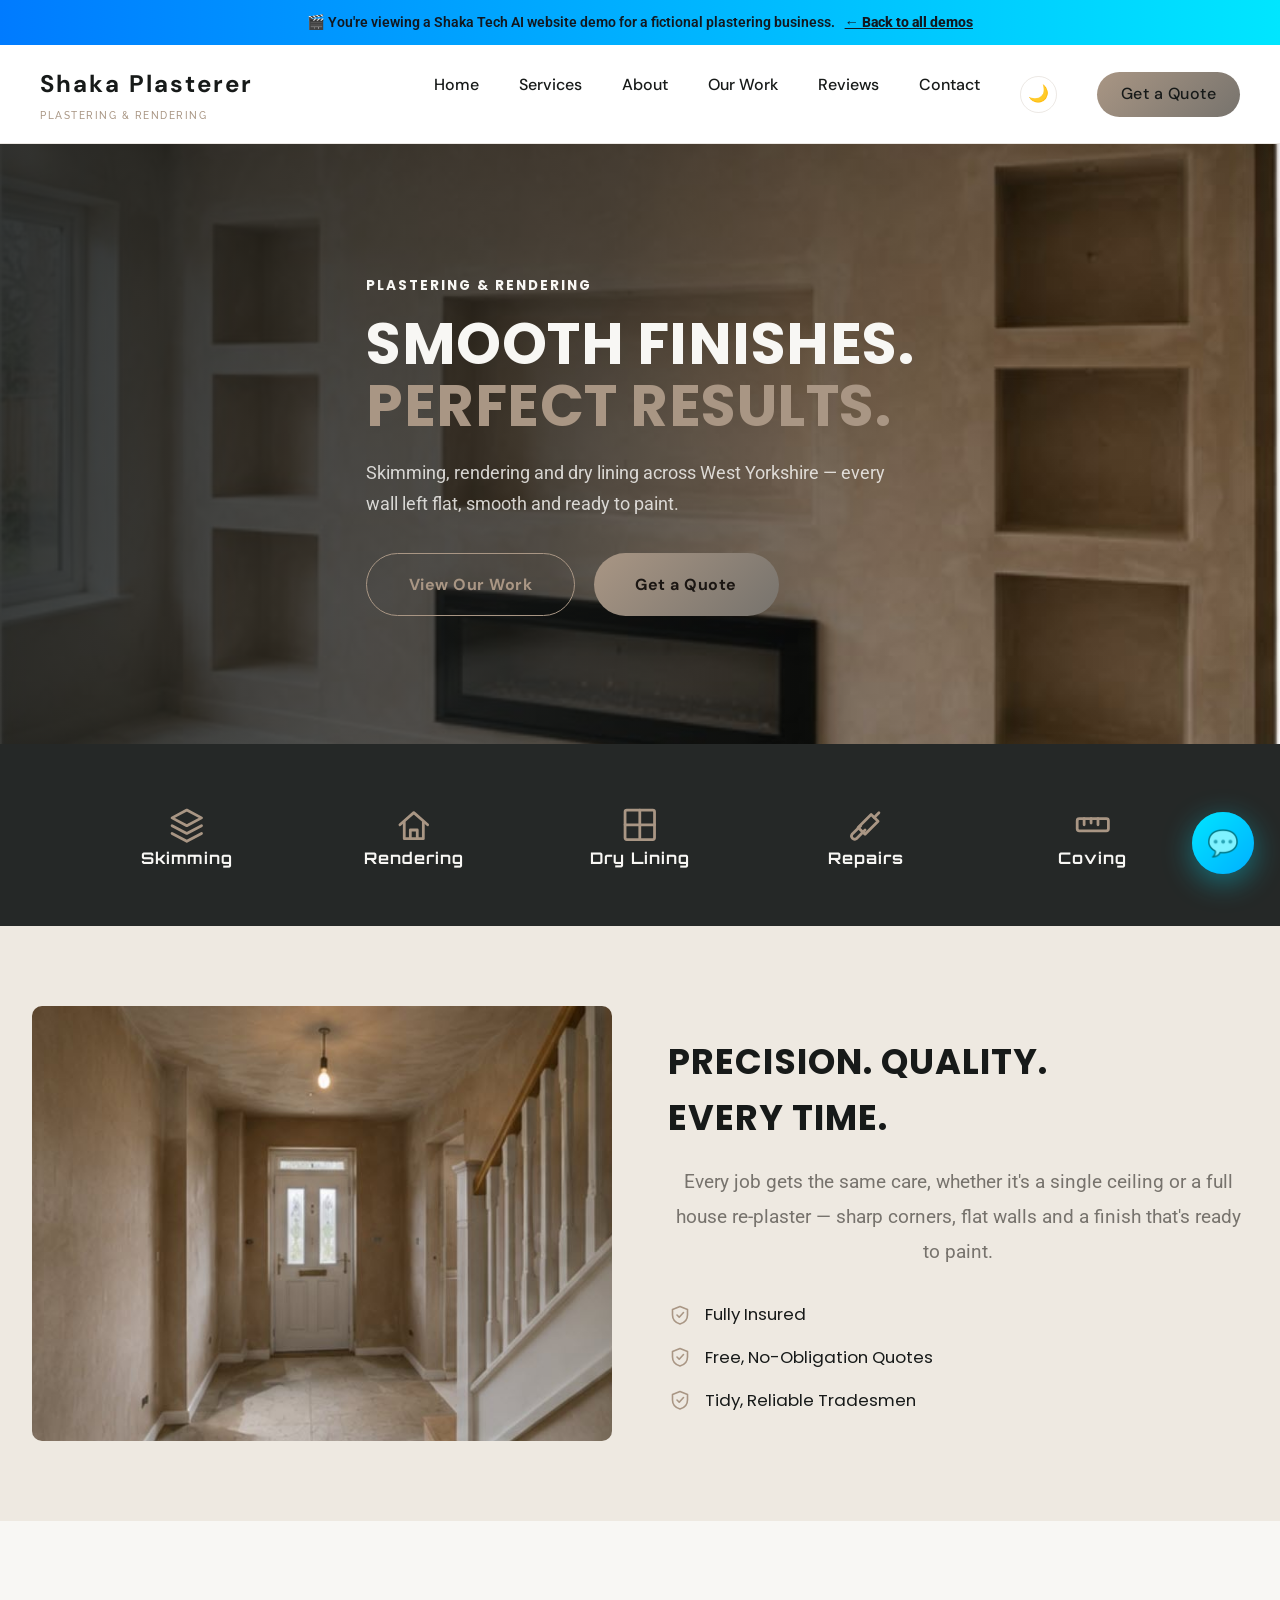
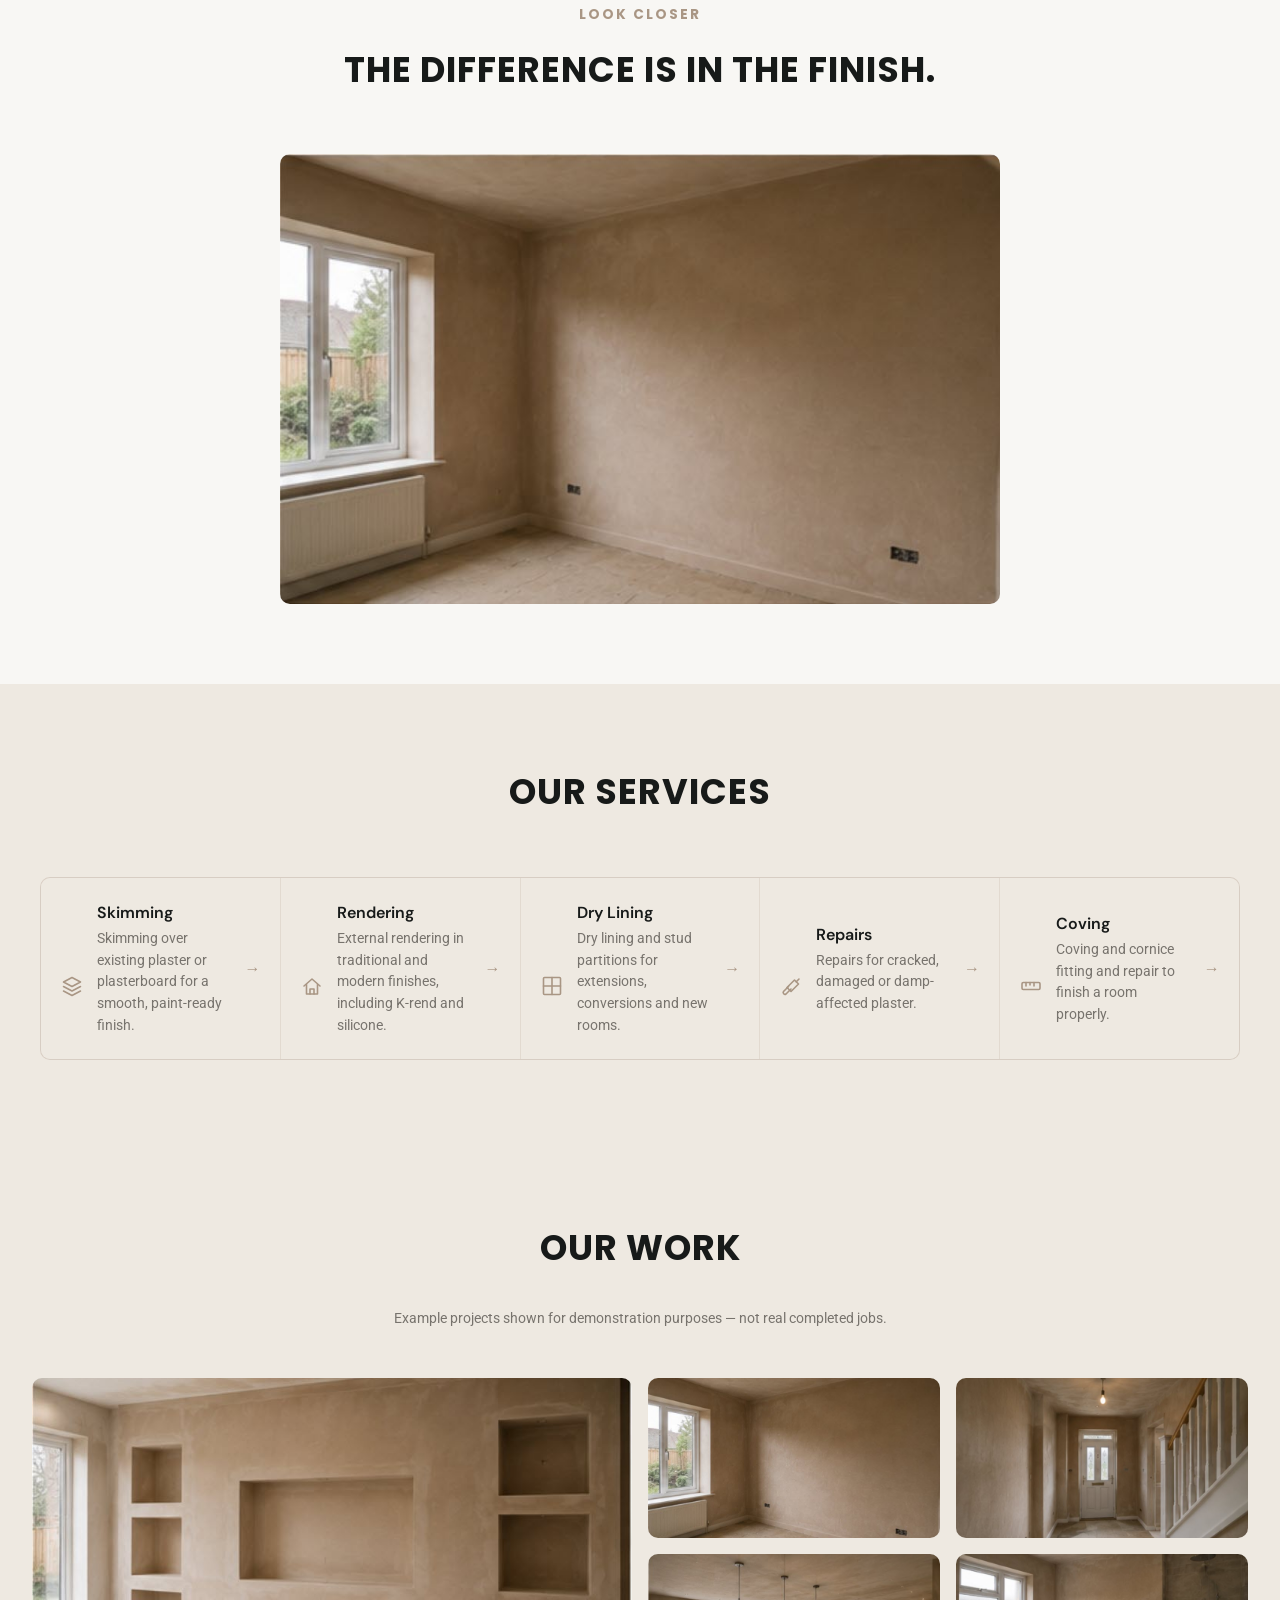
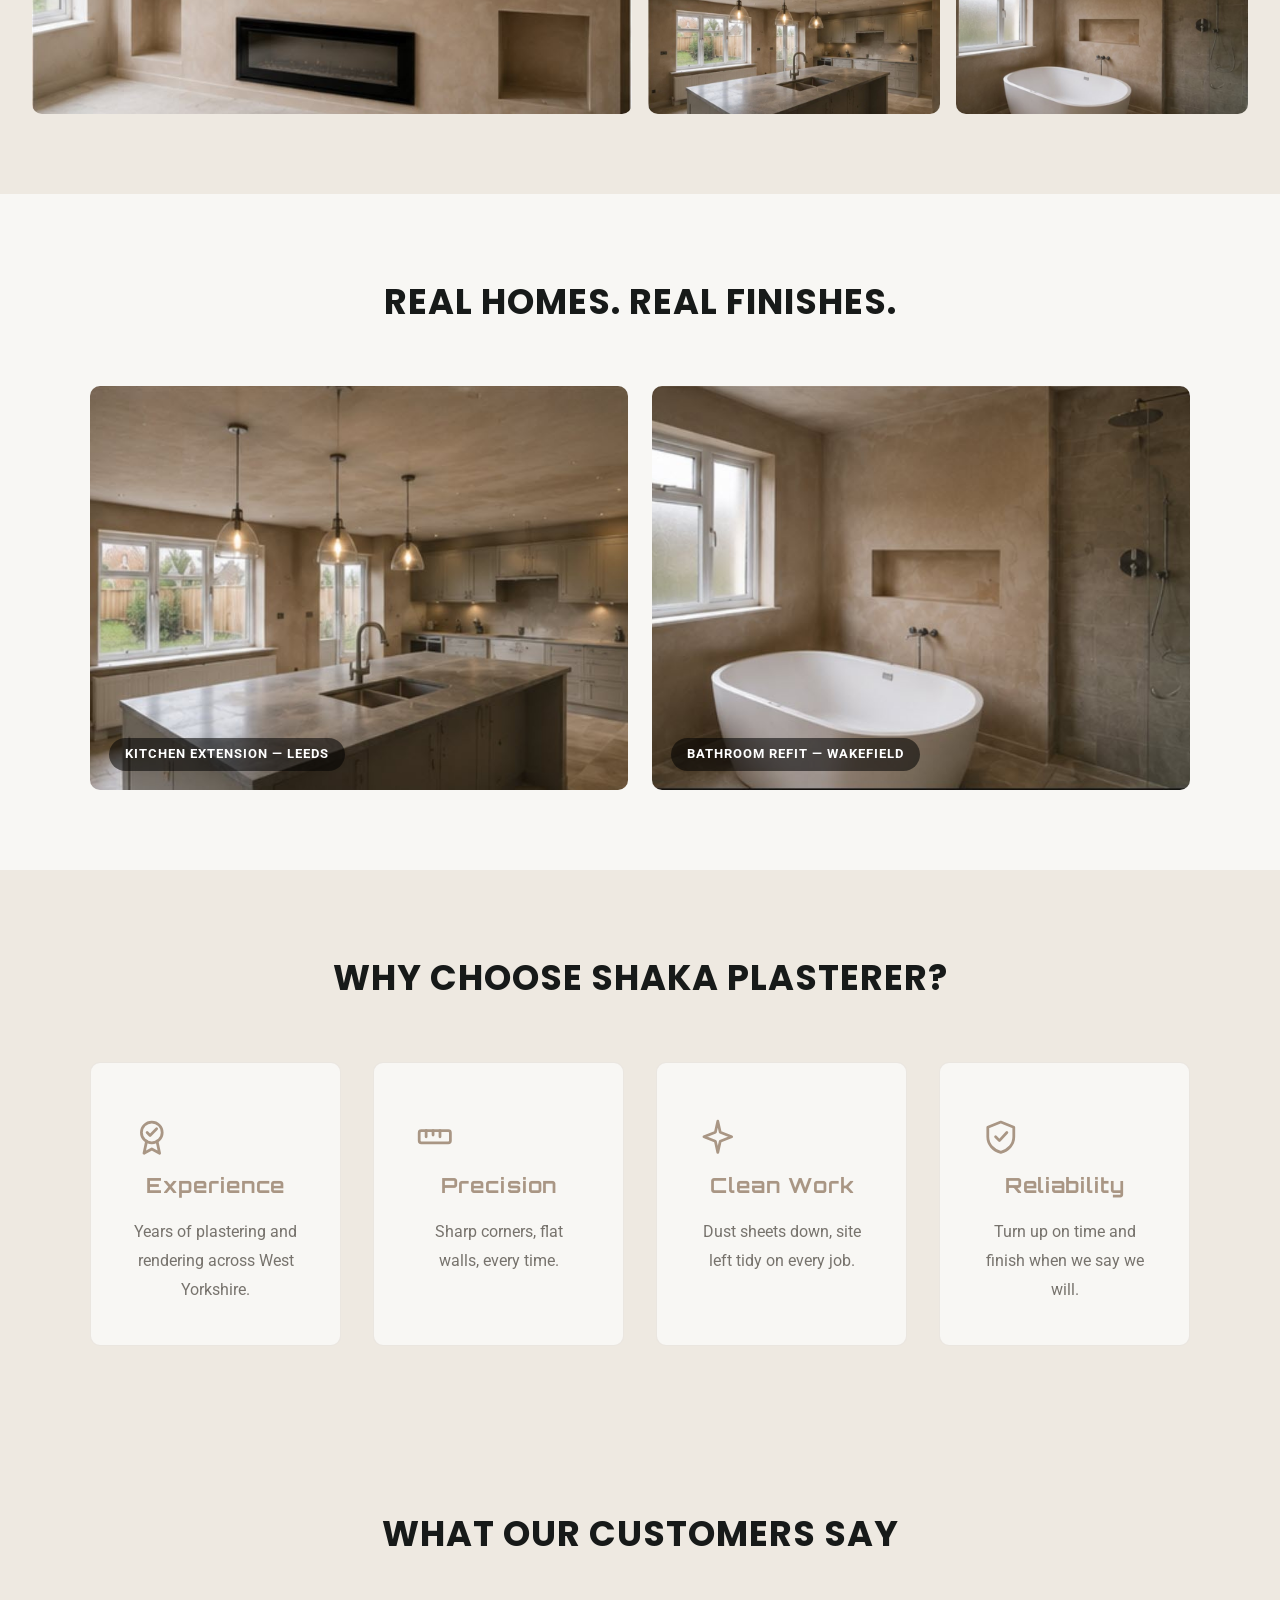
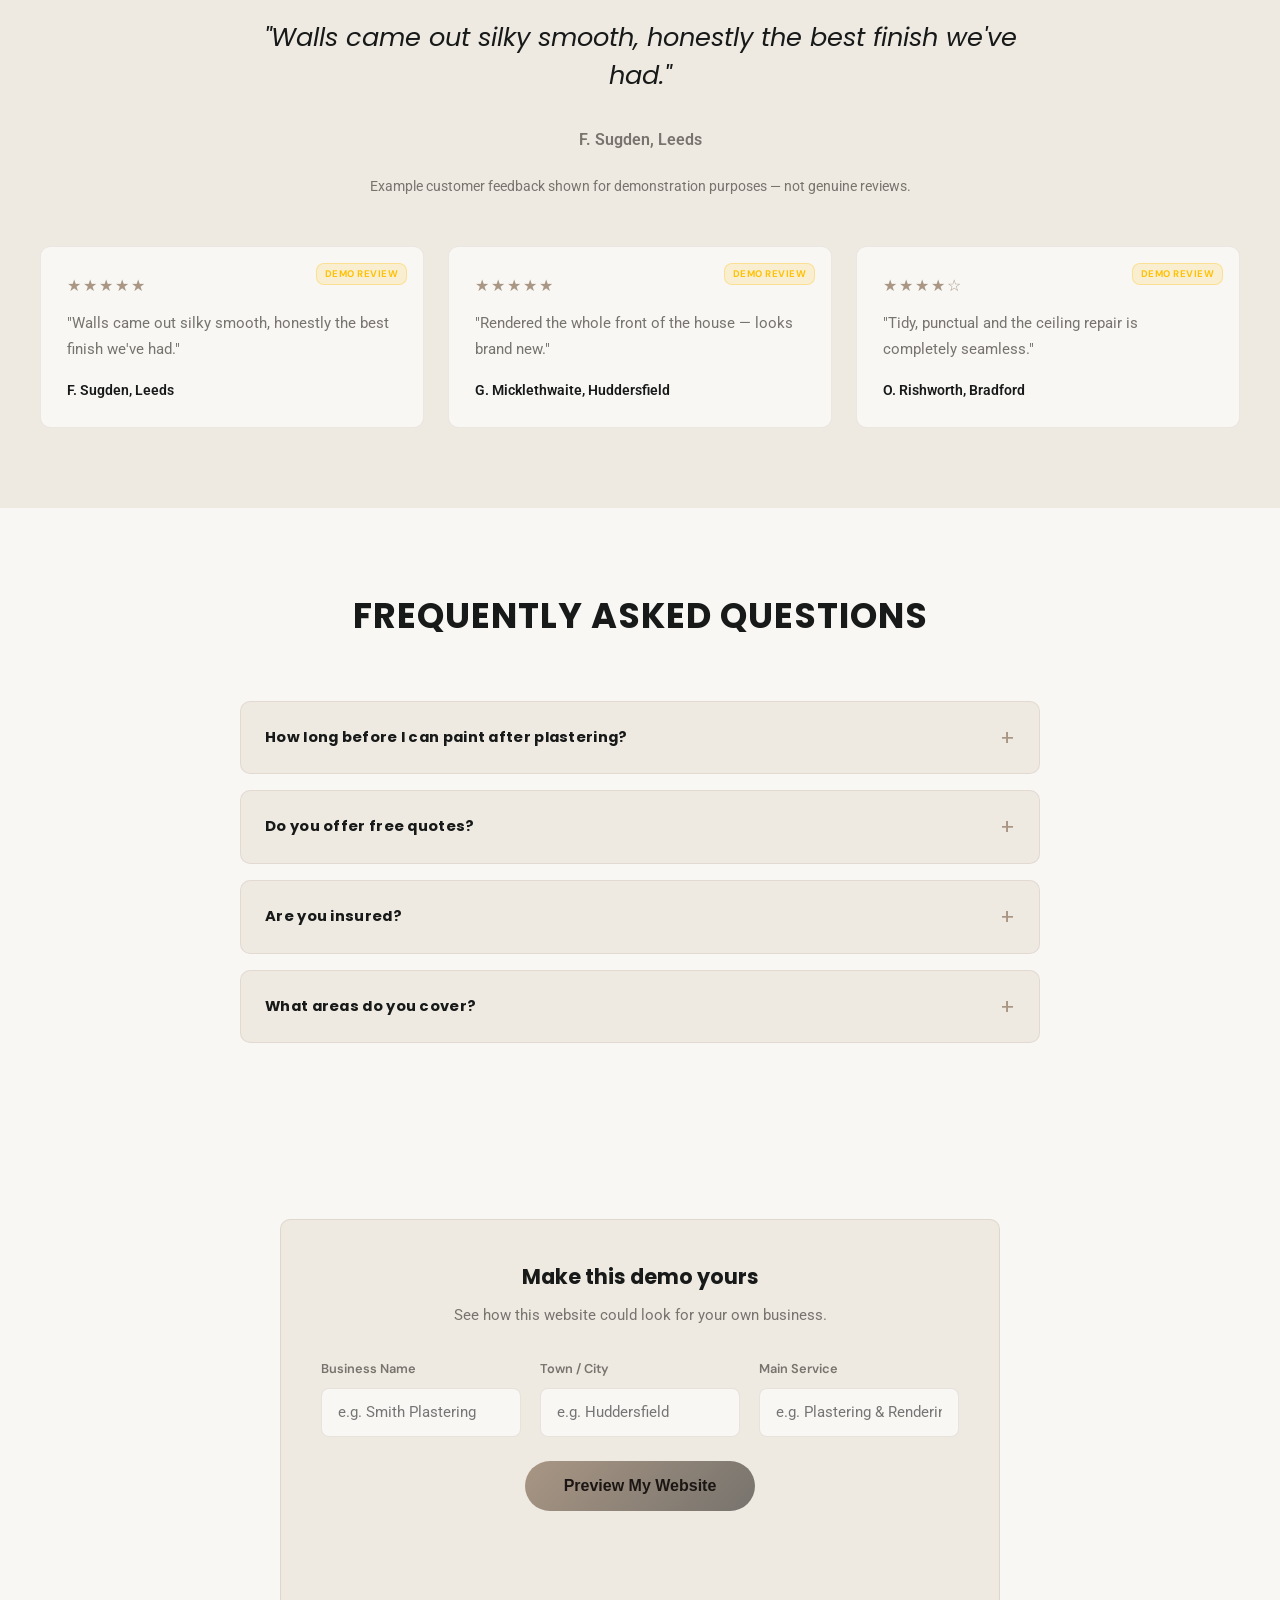
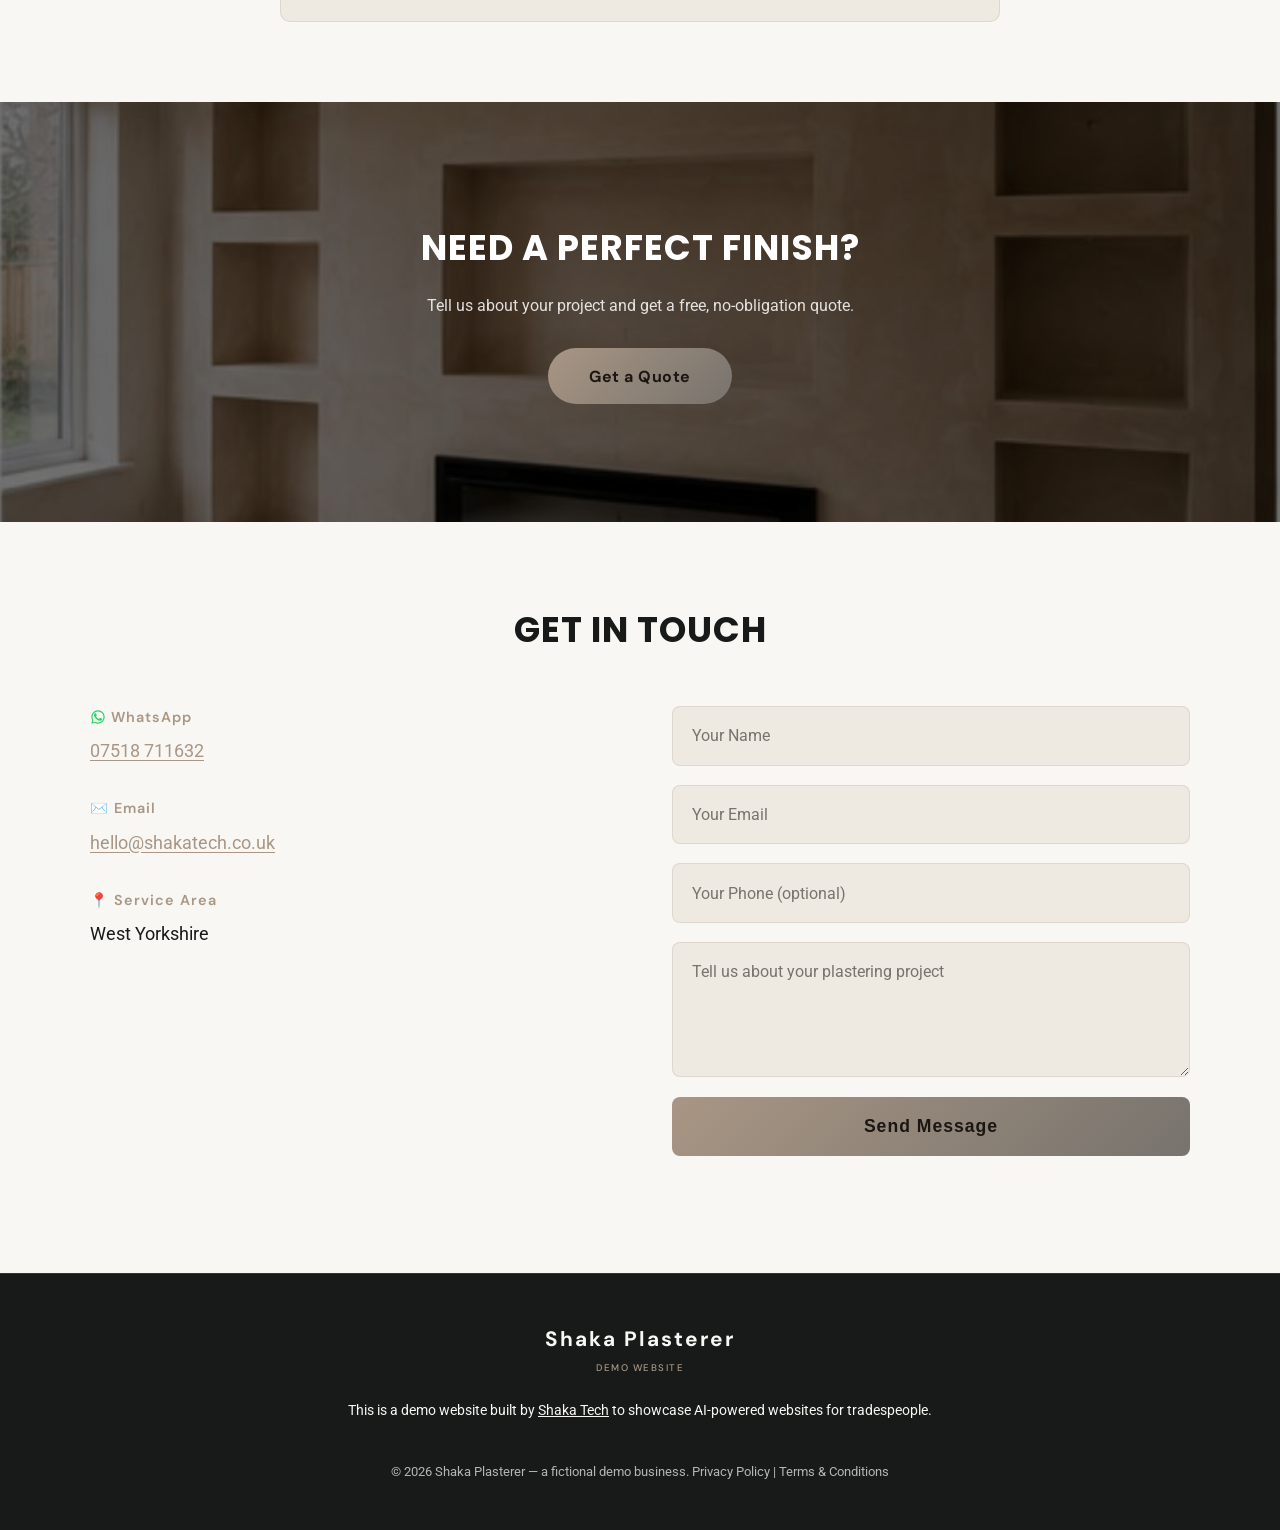
<file: demos/plasterer/index.html>
<!DOCTYPE html>
<html lang="en">
<head>
    <meta charset="UTF-8">
    <meta name="viewport" content="width=device-width, initial-scale=1.0, minimum-scale=1.0">
    <meta name="description" content="Shaka Plasterer — a demo plastering company website built by Shaka Tech, showing how an AI assistant can answer questions, capture leads and book callbacks automatically.">
    <meta property="og:title" content="Shaka Plasterer Demo | Shaka Tech AI Websites">
    <meta property="og:description" content="See how a Shaka Tech AI-powered website works for a plastering business — try the live AI assistant below.">
    <meta property="og:type" content="website">
    <title>Shaka Plasterer — Plasterer AI Website Demo | Shaka Tech</title>
    <link rel="preconnect" href="https://fonts.googleapis.com">
    <link rel="preconnect" href="https://fonts.gstatic.com" crossorigin>
    <link href="https://fonts.googleapis.com/css2?family=Orbitron:wght@400;500;600;700;800;900&family=Raleway:wght@300;400;500;600;700&display=swap" rel="stylesheet">
    <link rel="stylesheet" href="/styles.css?v=2">
    <link rel="stylesheet" href="/assets/css/chatbot.css">
    <link rel="stylesheet" href="/assets/css/demos.css?v=15">
    <link rel="stylesheet" href="/assets/css/trade-signatures.css?v=18">
</head>
<body class="trade-site t-plasterer">
    <div class="demo-banner">
        🎬 You're viewing a Shaka Tech AI website demo for a fictional plastering business.
        <a href="/demos/">← Back to all demos</a>
    </div>

    <header>
        <nav>
            <div class="logo">
                <div class="logo-text-container">
                    <span class="logo-text" data-bind="businessName">Shaka Plasterer</span>
                    <span class="tagline" data-bind="mainService">PLASTERING &amp; RENDERING</span>
                </div>
            </div>
            <button class="nav-toggle" aria-label="Toggle navigation">
                <span></span><span></span><span></span>
            </button>
            <ul class="nav-links">
                <li><a href="#home">Home</a></li>
                <li><a href="#services">Services</a></li>
                <li><a href="#about">About</a></li>
                <li><a href="#work">Our Work</a></li>
                <li><a href="#reviews">Reviews</a></li>
                <li><a href="#contact">Contact</a></li>
                <li><a class="trade-cta trade-cta--small" href="#contact" data-open-chat>Get a Quote</a></li>
            </ul>
        </nav>
    </header>

    <main>
        <section id="home" class="trade-hero trade-hero--photo-bg">
            <div class="hero-bg-photo">
                <img src="/assets/images/demos/plasterer-hero.jpg" alt="A freshly plastered feature wall with a fireplace and recessed shelving" loading="eager">
            </div>
            <div class="hero-grid">
                <div class="hero-content">
                    <span class="trade-eyebrow">Plastering &amp; Rendering</span>
                    <h1>SMOOTH FINISHES.<br><span class="accent-text">PERFECT RESULTS.</span></h1>
                    <p class="hero-lede">Skimming, rendering and dry lining across <span data-bind="town">West Yorkshire</span> — every wall left flat, smooth and ready to paint.</p>
                    <div class="cta-row">
                        <a href="#work" class="trade-cta trade-cta--outline">View Our Work</a>
                        <button type="button" class="trade-cta" data-open-chat>Get a Quote</button>
                    </div>
                </div>
            </div>
        </section>

        <section id="services-bar" class="services-strip">
            <div class="services-grid is-strip" id="services-bar-grid"></div>
        </section>

        <section id="about" class="quality-section">
            <div class="quality-grid">
                <div class="quality-photo">
                    <img src="/assets/images/demos/plasterer-hallway.jpg" alt="A plastered hallway with staircase and front door">
                </div>
                <div class="quality-copy">
                    <h2 id="intro-heading"></h2>
                    <p id="intro-body"></p>
                    <ul class="checklist" id="intro-checklist"></ul>
                </div>
            </div>
        </section>

        <section id="finish">
            <div class="section-head">
                <span class="trade-eyebrow">Look Closer</span>
                <h2>The Difference Is In The Finish.</h2>
            </div>
            <div class="transformation-photo">
                <img src="/assets/images/demos/plasterer-wall.jpg" alt="A smoothly plastered bedroom wall and ceiling">
            </div>
        </section>

        <section id="services">
            <div class="section-head">
                <h2>Our Services</h2>
            </div>
            <div class="services-list" id="services-list"></div>
        </section>

        <section id="work" class="trade-gallery">
            <div class="section-head">
                <h2>Our Work</h2>
            </div>
            <p class="gallery-note">Example projects shown for demonstration purposes — not real completed jobs.</p>
            <div class="masonry-grid" id="work-grid"></div>
        </section>

        <section id="results">
            <div class="section-head">
                <h2>Real Homes. Real Finishes.</h2>
            </div>
            <div class="before-after" id="results-grid"></div>
        </section>

        <section id="why" class="why-section">
            <div class="section-head">
                <h2>Why Choose Shaka Plasterer?</h2>
            </div>
            <div class="services-grid" id="why-grid"></div>
        </section>

        <section id="reviews" class="trade-reviews">
            <div class="section-head">
                <h2>What Our Customers Say</h2>
            </div>
            <blockquote class="pull-quote" id="pull-quote"></blockquote>
            <p class="pull-quote-author" id="pull-quote-author"></p>
            <p class="reviews-note">Example customer feedback shown for demonstration purposes — not genuine reviews.</p>
            <div class="reviews-grid" id="reviews-grid"></div>
        </section>

        <section id="faqs">
            <div class="section-head">
                <h2>Frequently Asked Questions</h2>
            </div>
            <div class="trade-faq" id="faq-list"></div>
        </section>

        <section id="personalize">
            <div class="personalize-panel">
                <h3>Make this demo yours</h3>
                <p>See how this website could look for your own business.</p>
                <form id="personalize-form" class="personalize-form">
                    <label>Business Name
                        <input type="text" name="businessName" placeholder="e.g. Smith Plastering">
                    </label>
                    <label>Town / City
                        <input type="text" name="town" placeholder="e.g. Huddersfield">
                    </label>
                    <label>Main Service
                        <input type="text" name="mainService" placeholder="e.g. Plastering & Rendering">
                    </label>
                </form>
                <div class="personalize-actions">
                    <button type="submit" form="personalize-form">Preview My Website</button>
                </div>
                <p class="personalize-status" id="personalize-status"></p>
            </div>
        </section>

        <section class="photo-banner" id="final-cta">
            <div class="photo-banner-bg">
                <img src="/assets/images/demos/plasterer-hero.jpg" alt="A freshly plastered feature wall with a fireplace and recessed shelving" loading="lazy">
            </div>
            <div class="photo-banner-content">
                <h2>NEED A PERFECT FINISH?</h2>
                <p>Tell us about your project and get a free, no-obligation quote.</p>
                <button type="button" class="trade-cta" data-open-chat>Get a Quote</button>
            </div>
        </section>

        <section id="contact">
            <h2>Get In Touch</h2>
            <div class="contact-container">
                <div class="contact-info">
                    <div class="contact-item">
                        <span class="contact-label"><svg class="icon-whatsapp" viewBox="0 0 24 24" aria-hidden="true"><path d="M17.472 14.382c-.297-.149-1.758-.867-2.03-.967-.273-.099-.471-.148-.67.15-.197.297-.767.966-.94 1.164-.173.199-.347.223-.644.075-.297-.15-1.255-.463-2.39-1.475-.883-.788-1.48-1.761-1.653-2.059-.173-.297-.018-.458.13-.606.134-.133.298-.347.446-.52.149-.174.198-.298.298-.497.099-.198.05-.371-.025-.52-.075-.149-.669-1.612-.916-2.207-.242-.579-.487-.5-.669-.51-.173-.008-.371-.01-.57-.01-.198 0-.52.074-.792.372-.272.297-1.04 1.016-1.04 2.479 0 1.462 1.065 2.875 1.213 3.074.149.198 2.096 3.2 5.077 4.487.709.306 1.262.489 1.694.625.712.227 1.36.195 1.871.118.571-.085 1.758-.719 2.006-1.413.248-.694.248-1.289.173-1.413-.074-.124-.272-.198-.57-.347z"/><path d="M12.001 2c-5.522 0-9.999 4.478-9.999 10 0 1.765.464 3.49 1.346 5.01L2 22l5.13-1.346A9.955 9.955 0 0 0 12 22c5.523 0 10-4.478 10-10S17.523 2 12.001 2zm0 18.31a8.283 8.283 0 0 1-4.221-1.152l-.303-.18-3.144.825.839-3.062-.198-.314A8.29 8.29 0 0 1 3.688 12c0-4.581 3.729-8.31 8.312-8.31 4.581 0 8.309 3.729 8.309 8.31 0 4.582-3.728 8.31-8.309 8.31z"/></svg> WhatsApp</span>
                        <a href="https://wa.me/447518711632" target="_blank" rel="noopener">07518 711632</a>
                    </div>
                    <div class="contact-item">
                        <span class="contact-label">✉️ Email</span>
                        <a href="mailto:hello@shakatech.co.uk">hello@shakatech.co.uk</a>
                    </div>
                    <div class="contact-item">
                        <span class="contact-label">📍 Service Area</span>
                        <span data-bind="town">West Yorkshire</span>
                    </div>
                </div>
                <form id="contact-form">
                    <input type="hidden" name="access_key" value="e8c6b9ab-6d76-4ee5-a2fb-c34b78896fcd">
                    <input type="hidden" name="subject" value="New enquiry from the Shaka Plasterer demo page">
                    <input type="hidden" name="from_name" value="Shaka Plasterer Demo">
                    <input type="checkbox" name="botcheck" class="hidden" style="display: none;">
                    <input type="text" name="name" placeholder="Your Name" required>
                    <input type="email" name="email" placeholder="Your Email" required>
                    <input type="tel" name="phone" placeholder="Your Phone (optional)">
                    <textarea name="message" placeholder="Tell us about your plastering project" rows="5" required></textarea>
                    <button type="submit">Send Message</button>
                    <p id="contact-form-status" class="form-status" role="status"></p>
                </form>
            </div>
        </section>
    </main>

    <footer>
        <div class="footer-content">
            <div class="footer-logo">
                <span class="logo-text" data-bind="businessName">Shaka Plasterer</span>
                <span class="tagline">DEMO WEBSITE</span>
            </div>
            <p>This is a demo website built by <a href="/">Shaka Tech</a> to showcase AI-powered websites for tradespeople.</p>
            <p class="footer-legal">© 2026 Shaka Plasterer — a fictional demo business. Privacy Policy | Terms &amp; Conditions</p>
        </div>
    </footer>

    <script src="/assets/trades/plasterer.js?v=2"></script>
    <script src="/assets/js/trade-icons.js?v=3"></script>
    <script src="/assets/js/trade-colors.js"></script>
    <script src="/assets/js/theme-toggle.js"></script>
    <script src="/assets/js/chatbot.js"></script>
    <script src="/script.js?v=2"></script>
    <script src="/assets/js/personalize.js"></script>
    <script>
        const trade = window.SHAKA_TRADE;

        document.getElementById('services-bar-grid').innerHTML = trade.servicesRibbon.map((s) => `
            <div class="service-card">
                <div class="service-icon">${tradeIcon(s.icon)}</div>
                <h3>${s.label}</h3>
            </div>
        `).join('');

        document.getElementById('intro-heading').innerHTML = trade.intro.heading;
        document.getElementById('intro-body').textContent = trade.intro.body;
        document.getElementById('intro-checklist').innerHTML = trade.intro.checklist.map((item) => `
            <li><span class="check-icon">${tradeIcon('shieldCheck')}</span>${item}</li>
        `).join('');

        document.getElementById('services-list').innerHTML = trade.services.map((s) => `
            <a href="#contact" class="services-list-item" data-open-chat>
                <div class="service-icon">${tradeIcon(s.icon)}</div>
                <div class="services-list-text">
                    <span class="services-list-name">${s.name}</span>
                    <span class="services-list-desc">${s.desc}</span>
                </div>
                <span class="services-list-arrow">→</span>
            </a>
        `).join('');

        document.getElementById('work-grid').innerHTML = trade.work.map((w) => `
            <article class="masonry-item masonry-item--${w.span}">
                <img src="${w.img}" alt="${w.alt}" style="object-position:${w.pos || '50% 50%'}" loading="lazy">
                <div class="masonry-overlay">
                    <h3>${w.label}</h3>
                    <span>View Project →</span>
                </div>
            </article>
        `).join('');

        document.getElementById('results-grid').innerHTML = trade.realResults.map((r) => `
            <div class="before-after-panel">
                <img src="${r.img}" alt="${r.alt}">
                <span class="before-after-label">${r.label}</span>
            </div>
        `).join('');

        document.getElementById('why-grid').innerHTML = trade.whyChoose.map((f) => `
            <div class="service-card">
                <div class="service-icon">${tradeIcon(f.icon)}</div>
                <h3>${f.name}</h3>
                <p>${f.desc}</p>
            </div>
        `).join('');

        document.getElementById('pull-quote').textContent = `"${trade.reviews[0].text}"`;
        document.getElementById('pull-quote-author').textContent = trade.reviews[0].author;

        document.getElementById('reviews-grid').innerHTML = trade.reviews.map((r) => `
            <div class="review-card">
                <span class="demo-tag-corner">Demo Review</span>
                <div class="stars">${'★'.repeat(r.stars)}${'☆'.repeat(5 - r.stars)}</div>
                <p>"${r.text}"</p>
                <div class="author">${r.author}</div>
            </div>
        `).join('');

        document.getElementById('faq-list').innerHTML = trade.faqs.map((f) => `
            <details class="faq-item">
                <summary>${f.q}</summary>
                <p>${f.a}</p>
            </details>
        `).join('');

        window.shakaFloatingChat = new ShakaChatbot({
            mode: 'floating',
            persona: trade.chatbot.persona,
            avatar: trade.chatbot.avatar,
            businessName: trade.businessName,
            greeting: trade.chatbot.greeting,
            quickOptions: trade.chatbot.quickOptions,
            knowledge: trade.chatbot.knowledge,
            fallbackAnswer: trade.chatbot.fallbackAnswer,
        });

        document.querySelectorAll('[data-open-chat]').forEach((btn) => {
            btn.addEventListener('click', (e) => {
                e.preventDefault();
                window.shakaFloatingChat.open();
            });
        });
    </script>
</body>
</html>
</file>
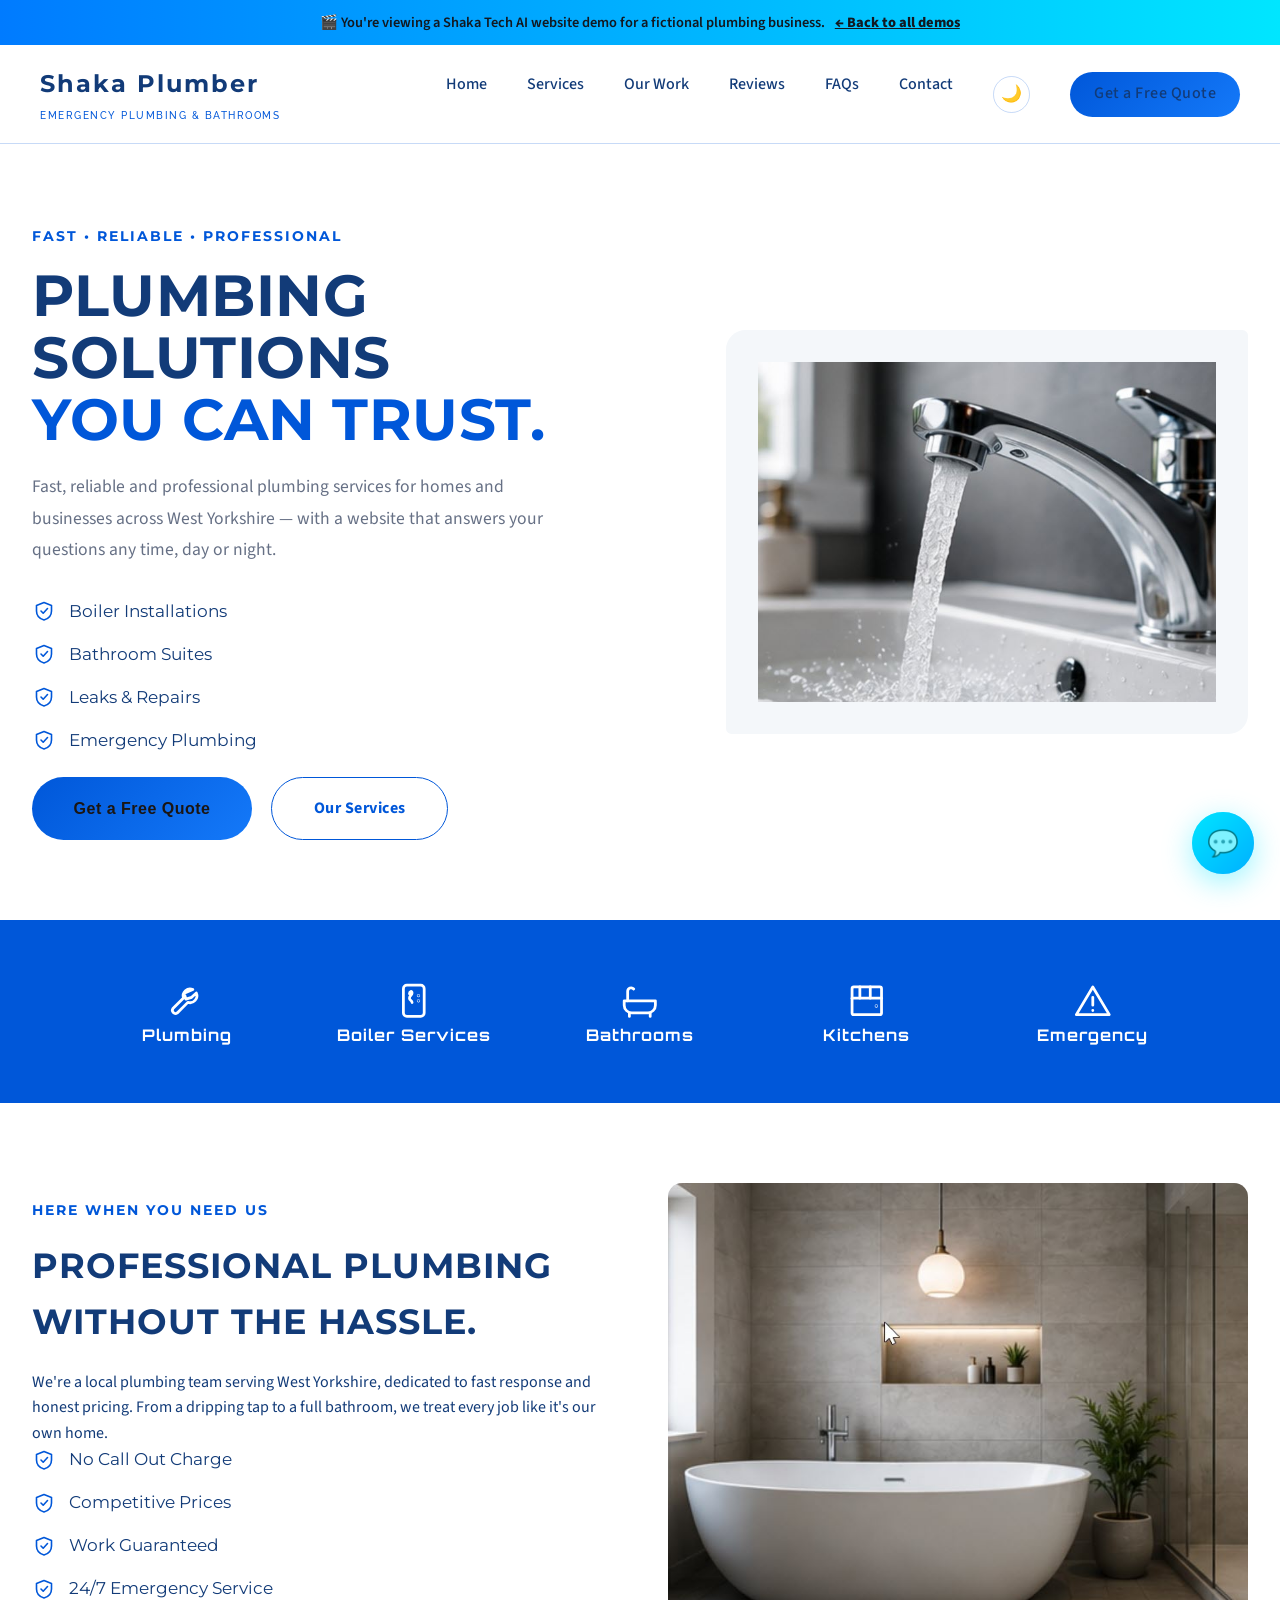
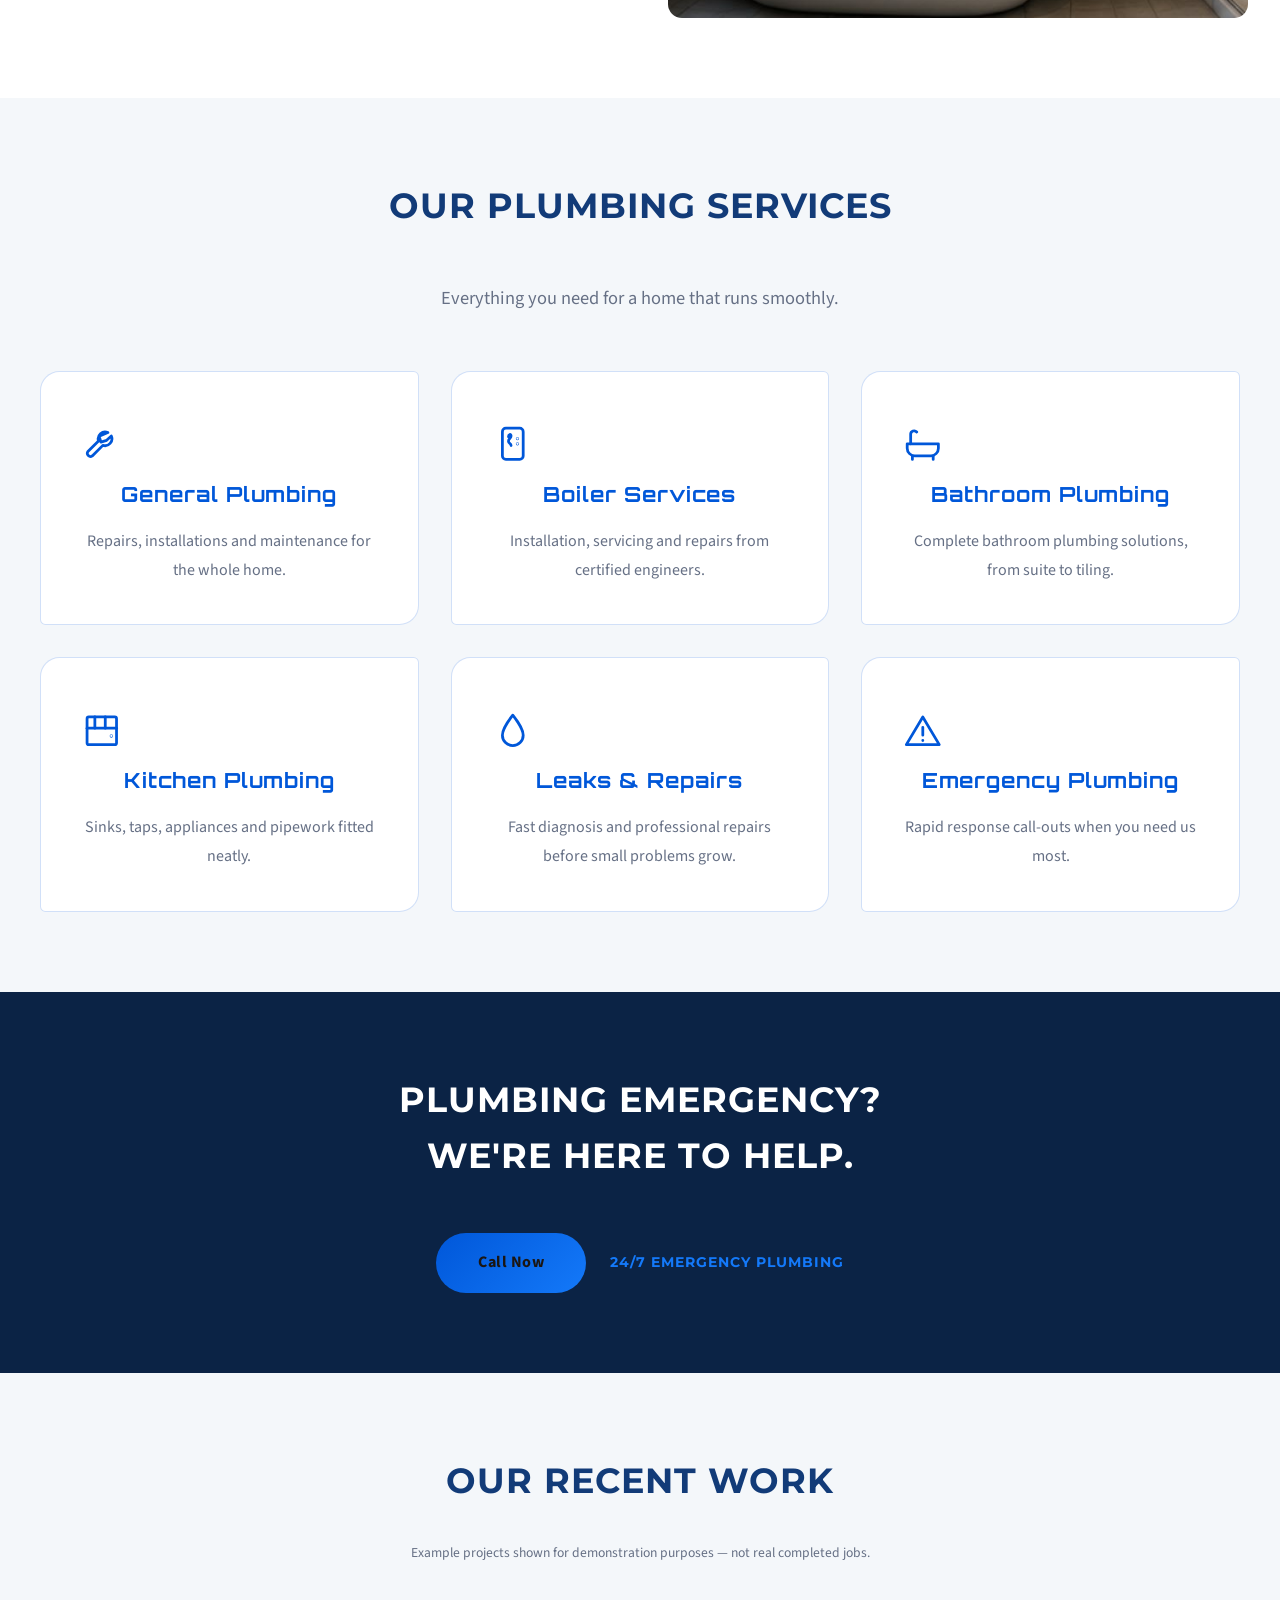
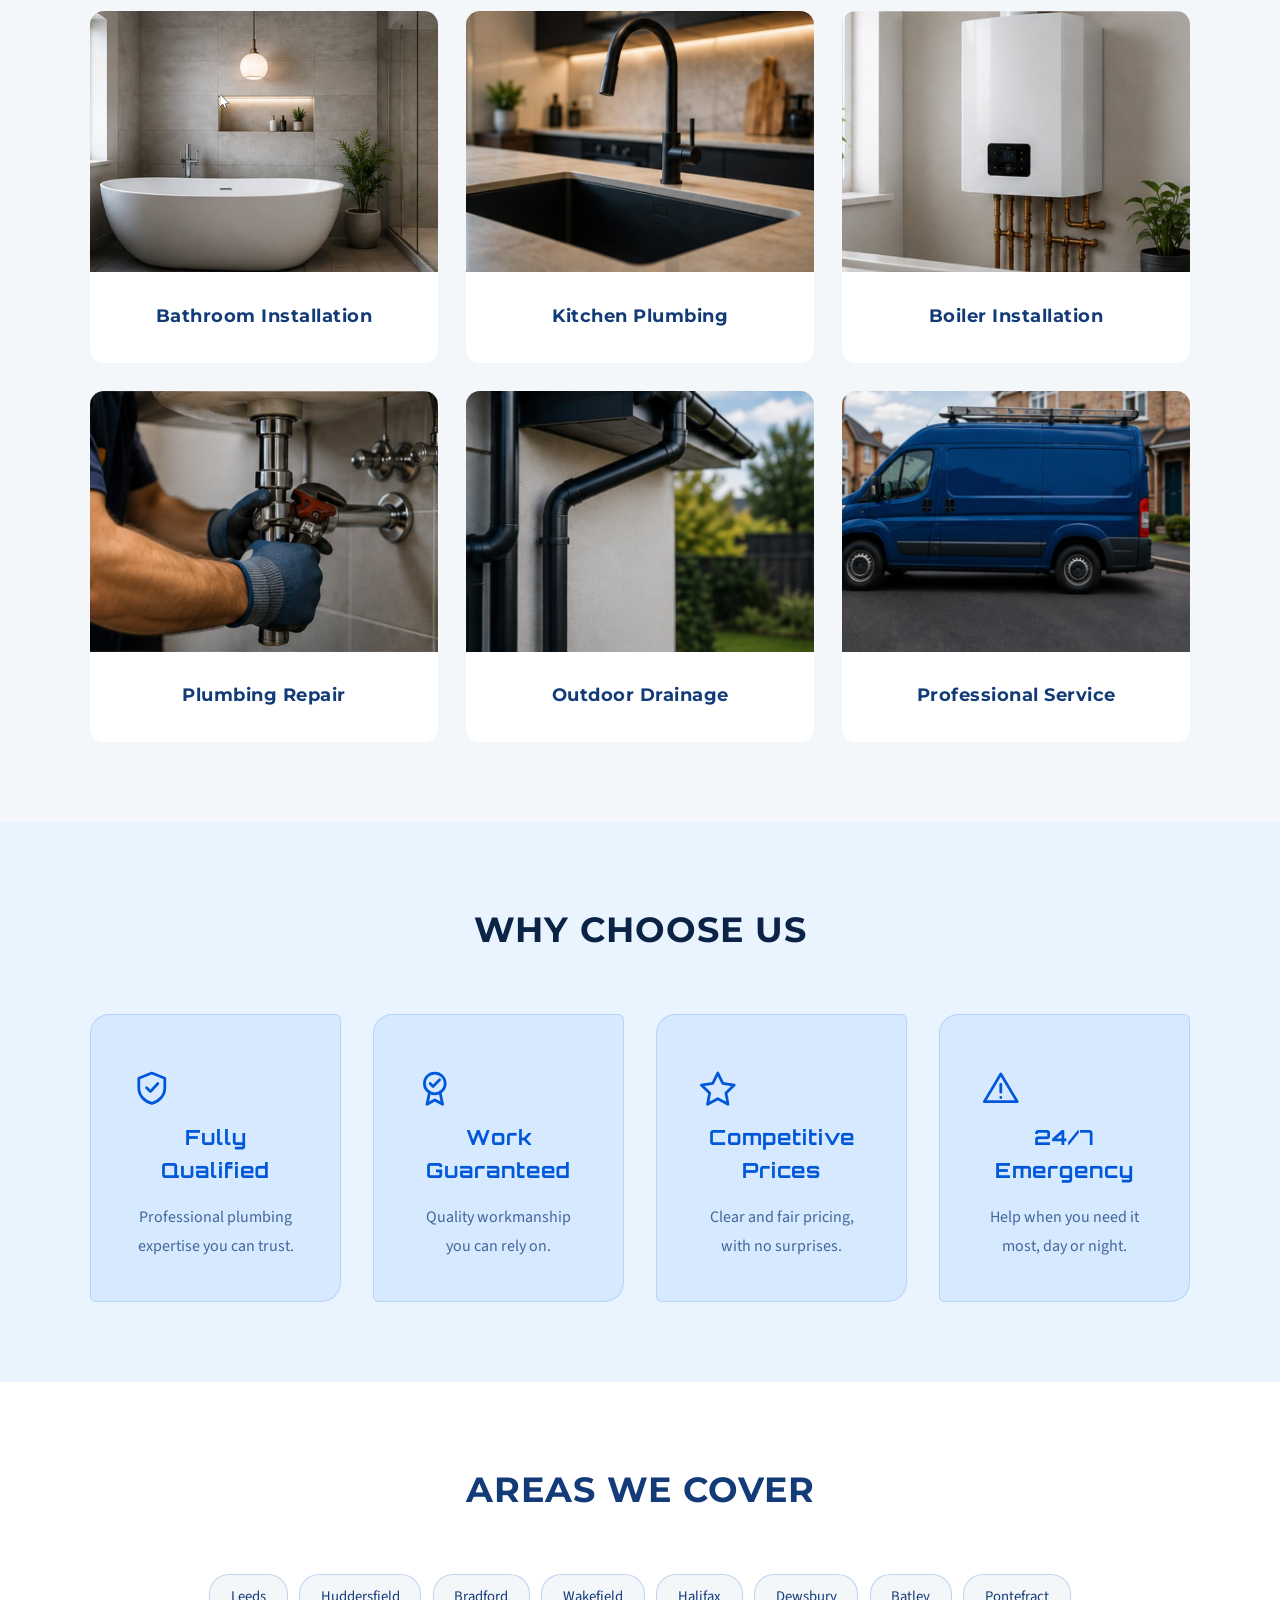
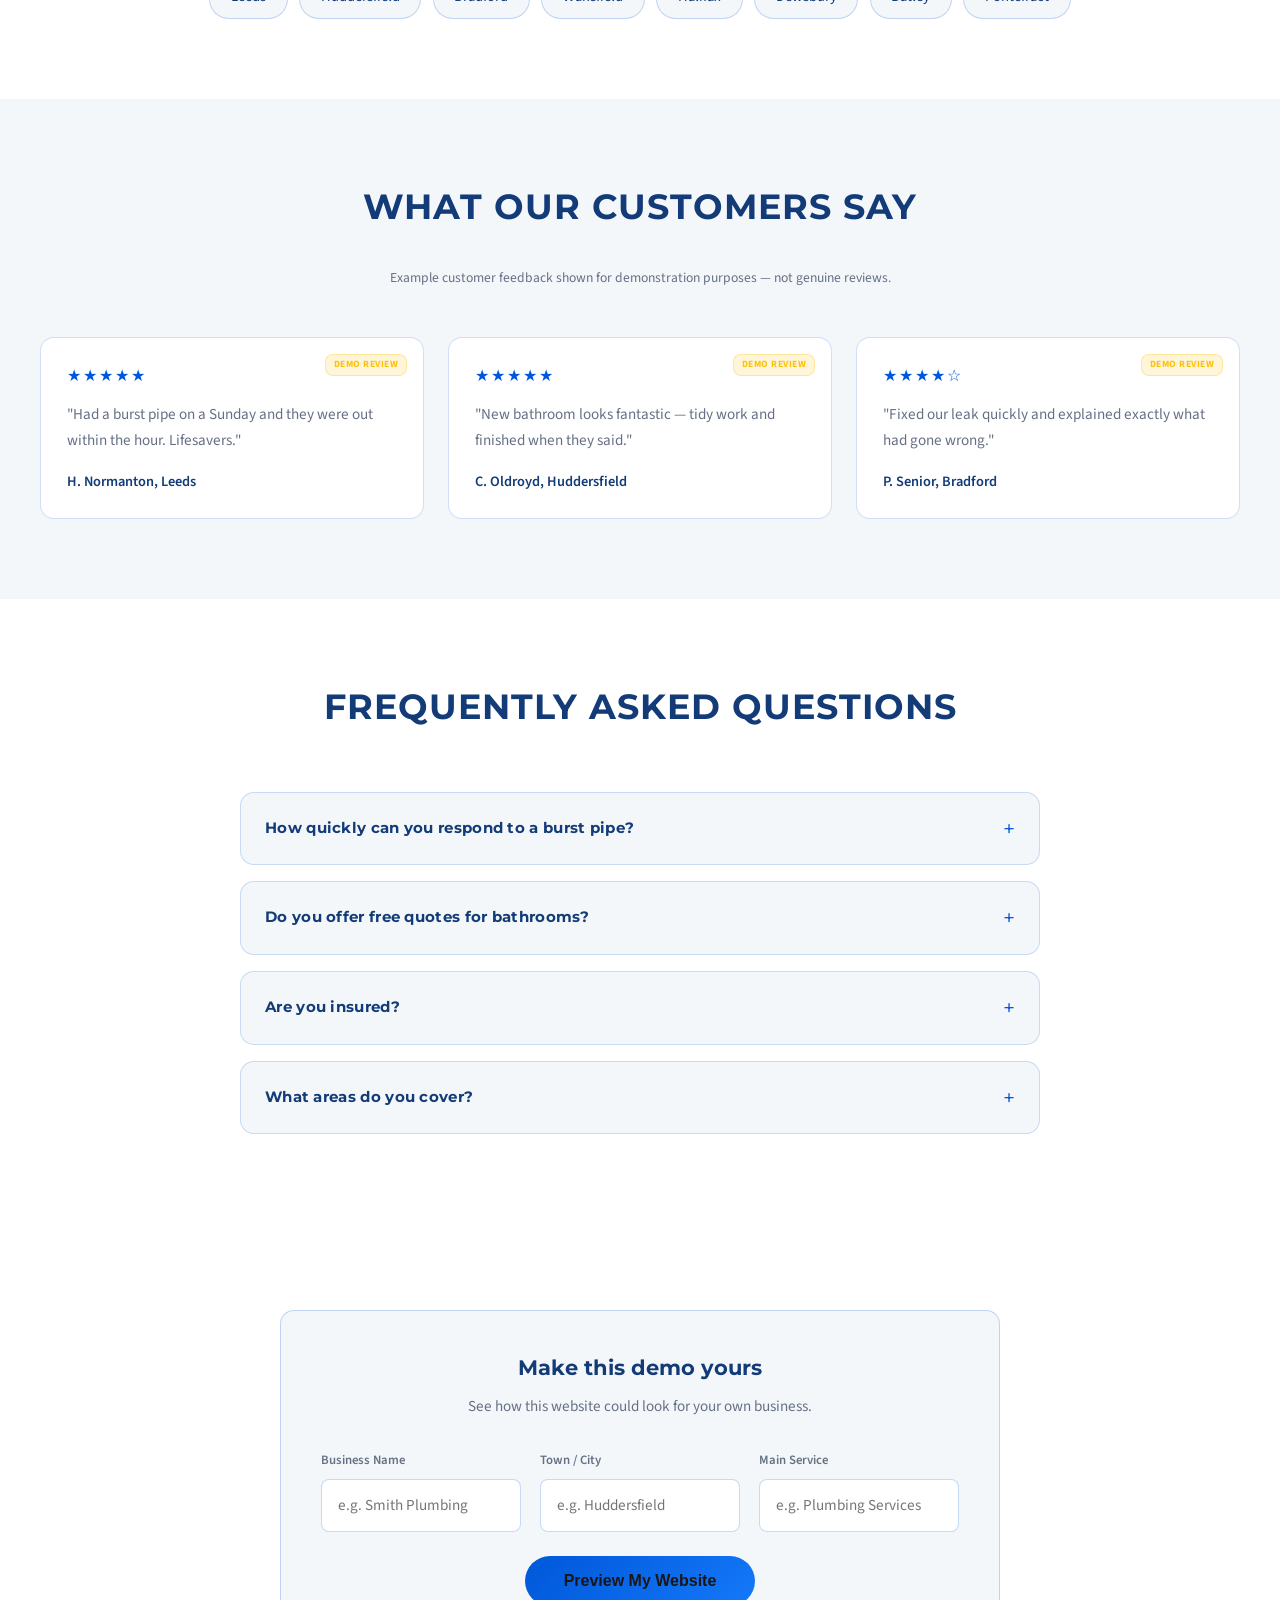
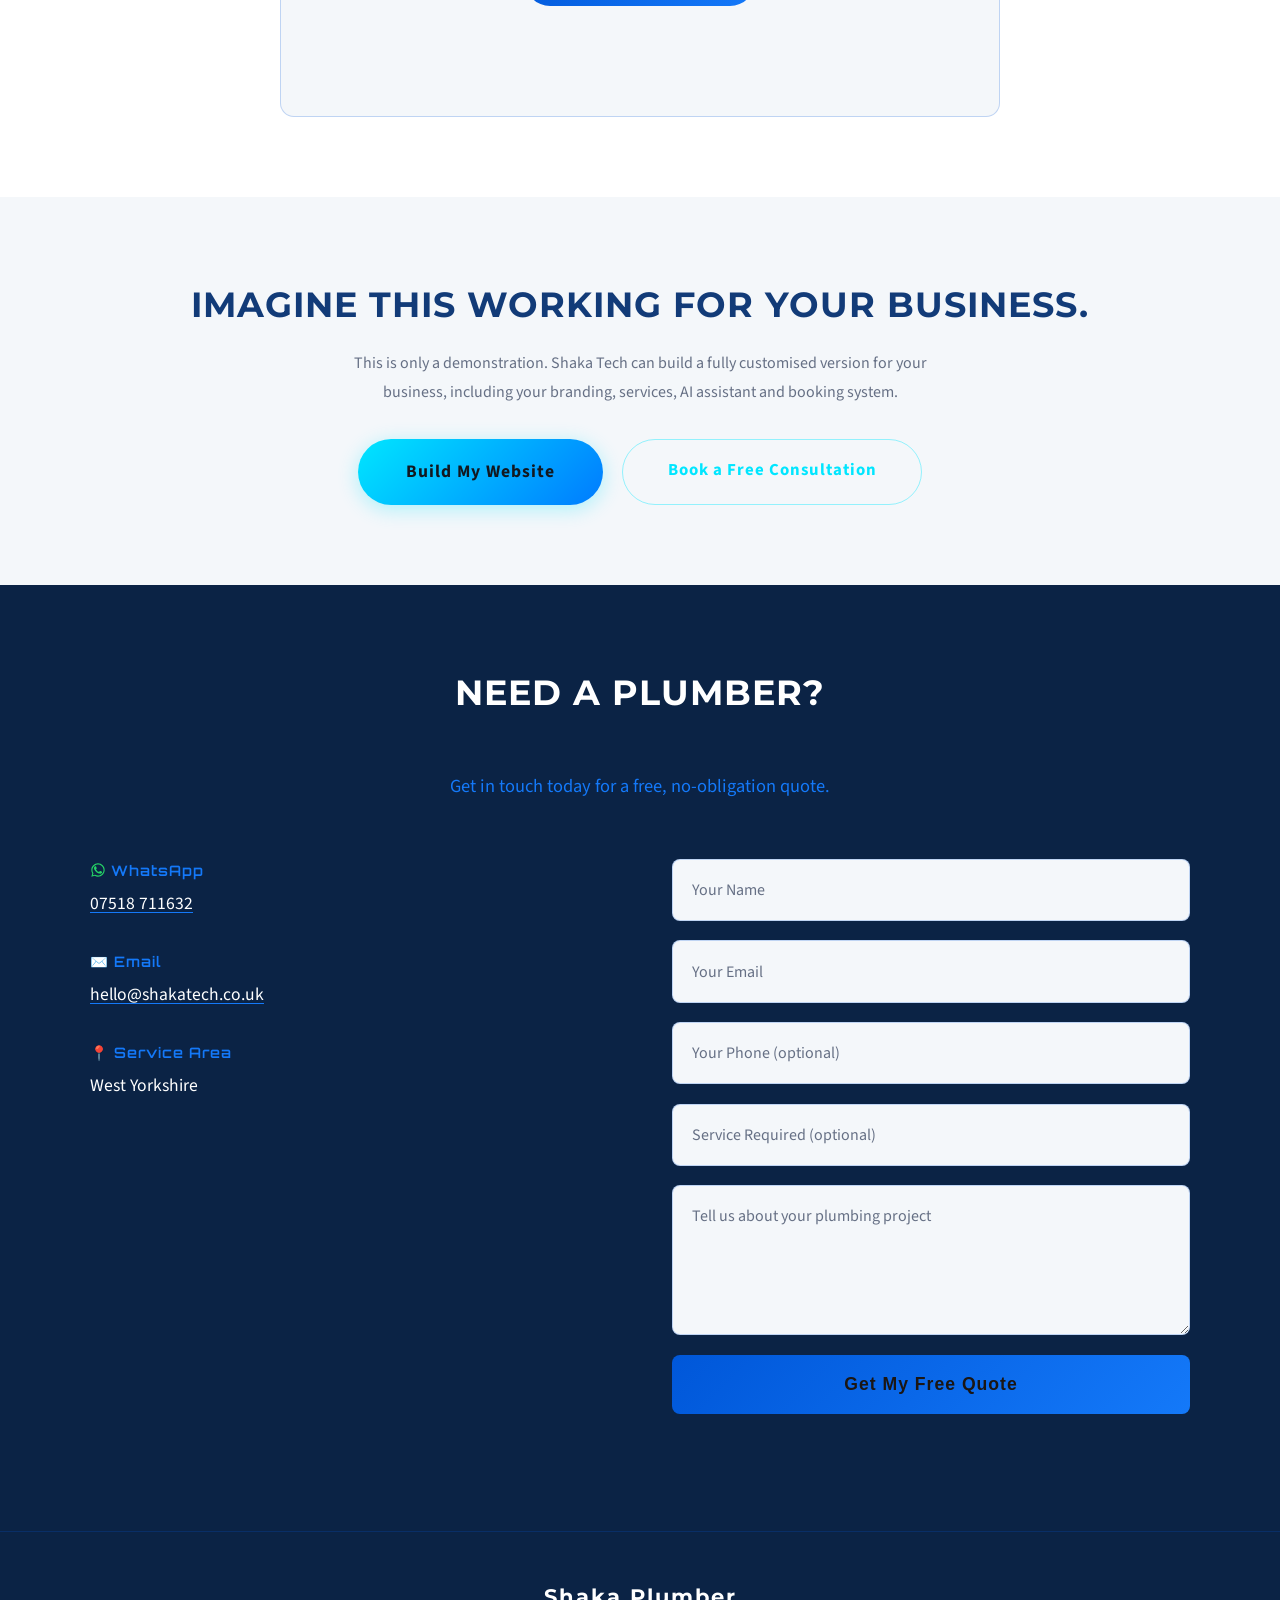
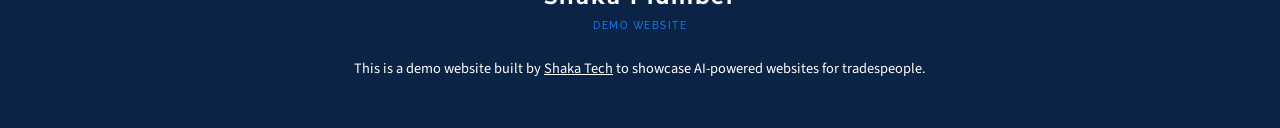
<file: demos/plumber/index.html>
<!DOCTYPE html>
<html lang="en">
<head>
    <meta charset="UTF-8">
    <meta name="viewport" content="width=device-width, initial-scale=1.0, minimum-scale=1.0">
    <meta name="description" content="Shaka Plumber — a demo plumbing company website built by Shaka Tech, showing how an AI assistant can answer questions, capture leads and book callbacks automatically.">
    <meta property="og:title" content="Shaka Plumber Demo | Shaka Tech AI Websites">
    <meta property="og:description" content="See how a Shaka Tech AI-powered website works for a plumbing business — try the live AI assistant below.">
    <meta property="og:type" content="website">
    <title>Shaka Plumber — Plumber AI Website Demo | Shaka Tech</title>
    <link rel="preconnect" href="https://fonts.googleapis.com">
    <link rel="preconnect" href="https://fonts.gstatic.com" crossorigin>
    <link href="https://fonts.googleapis.com/css2?family=Orbitron:wght@400;500;600;700;800;900&family=Raleway:wght@300;400;500;600;700&display=swap" rel="stylesheet">
    <link rel="stylesheet" href="/styles.css?v=2">
    <link rel="stylesheet" href="/assets/css/chatbot.css">
    <link rel="stylesheet" href="/assets/css/demos.css?v=15">
    <link rel="stylesheet" href="/assets/css/trade-signatures.css?v=18">
</head>
<body class="trade-site t-plumber">
    <div class="demo-banner">
        🎬 You're viewing a Shaka Tech AI website demo for a fictional plumbing business.
        <a href="/demos/">← Back to all demos</a>
    </div>

    <header>
        <nav>
            <div class="logo">
                <div class="logo-text-container">
                    <span class="logo-text" data-bind="businessName">Shaka Plumber</span>
                    <span class="tagline" data-bind="mainService">EMERGENCY PLUMBING &amp; BATHROOMS</span>
                </div>
            </div>
            <button class="nav-toggle" aria-label="Toggle navigation">
                <span></span><span></span><span></span>
            </button>
            <ul class="nav-links">
                <li><a href="#home">Home</a></li>
                <li><a href="#services">Services</a></li>
                <li><a href="#work">Our Work</a></li>
                <li><a href="#reviews">Reviews</a></li>
                <li><a href="#faqs">FAQs</a></li>
                <li><a href="#contact">Contact</a></li>
                <li><a class="trade-cta trade-cta--small" href="#contact" data-open-chat>Get a Free Quote</a></li>
            </ul>
        </nav>
    </header>

    <main>
        <section id="home" class="trade-hero">
            <div class="hero-grid">
                <div class="hero-content">
                    <span class="trade-eyebrow">Fast • Reliable • Professional</span>
                    <h1>PLUMBING SOLUTIONS<br><span class="accent-text">YOU CAN TRUST.</span></h1>
                    <p class="hero-lede">Fast, reliable and professional plumbing services for homes and businesses across <span data-bind="town">West Yorkshire</span> — with a website that answers your questions any time, day or night.</p>
                    <ul class="checklist" id="hero-checklist"></ul>
                    <div class="cta-row">
                        <button type="button" class="trade-cta" data-open-chat>Get a Free Quote</button>
                        <a href="#services" class="trade-cta trade-cta--outline">Our Services</a>
                    </div>
                </div>
                <div class="trade-hero-visual">
                    <img src="/assets/images/demos/plumber-hero.jpg" alt="Water running from a modern chrome kitchen tap" style="object-position:55% 40%">
                </div>
            </div>
        </section>

        <section id="services-bar" class="services-strip">
            <div class="services-grid is-strip" id="services-bar-grid"></div>
        </section>

        <section id="why" class="quality-section">
            <div class="quality-grid">
                <div class="quality-copy">
                    <span class="trade-eyebrow">Here When You Need Us</span>
                    <h2>Professional plumbing without the hassle.</h2>
                    <p>We're a local plumbing team serving <span data-bind="town">West Yorkshire</span>, dedicated to fast response and honest pricing. From a dripping tap to a full bathroom, we treat every job like it's our own home.</p>
                    <ul class="checklist" id="why-checklist"></ul>
                </div>
                <div class="quality-photo">
                    <img src="/assets/images/demos/plumber-bathroom.jpg" alt="A modern freestanding bathtub and walk-in shower installation" style="object-position:45% 55%">
                </div>
            </div>
        </section>

        <section id="services">
            <div class="section-head">
                <h2>OUR PLUMBING SERVICES</h2>
                <p>Everything you need for a home that runs smoothly.</p>
            </div>
            <div class="services-grid" id="services-grid"></div>
        </section>

        <section id="emergency" class="emergency-cta">
            <h2>PLUMBING EMERGENCY?<br>WE'RE HERE TO HELP.</h2>
            <div class="emergency-actions">
                <a href="https://wa.me/447518711632" target="_blank" rel="noopener" class="trade-cta">Call Now</a>
                <span class="emergency-label">24/7 Emergency Plumbing</span>
            </div>
        </section>

        <section id="work" class="trade-gallery">
            <div class="section-head">
                <h2>OUR RECENT WORK</h2>
            </div>
            <p class="gallery-note">Example projects shown for demonstration purposes — not real completed jobs.</p>
            <div class="featured-grid" id="work-grid"></div>
        </section>

        <section id="trust" class="trust-section">
            <div class="section-head">
                <h2>WHY CHOOSE US</h2>
            </div>
            <div class="services-grid" id="trust-grid-cards"></div>
        </section>

        <section id="areas" class="areas-section">
            <div class="section-head">
                <h2>Areas We Cover</h2>
            </div>
            <div class="areas-chips" id="areas-chips"></div>
        </section>

        <section id="reviews" class="trade-reviews">
            <div class="section-head">
                <h2>WHAT OUR CUSTOMERS SAY</h2>
            </div>
            <p class="reviews-note">Example customer feedback shown for demonstration purposes — not genuine reviews.</p>
            <div class="reviews-grid" id="reviews-grid"></div>
        </section>

        <section id="faqs">
            <div class="section-head">
                <h2>Frequently Asked Questions</h2>
            </div>
            <div class="trade-faq" id="faq-list"></div>
        </section>

        <section id="personalize">
            <div class="personalize-panel">
                <h3>Make this demo yours</h3>
                <p>See how this website could look for your own business.</p>
                <form id="personalize-form" class="personalize-form">
                    <label>Business Name
                        <input type="text" name="businessName" placeholder="e.g. Smith Plumbing">
                    </label>
                    <label>Town / City
                        <input type="text" name="town" placeholder="e.g. Huddersfield">
                    </label>
                    <label>Main Service
                        <input type="text" name="mainService" placeholder="e.g. Plumbing Services">
                    </label>
                </form>
                <div class="personalize-actions">
                    <button type="submit" form="personalize-form">Preview My Website</button>
                </div>
                <p class="personalize-status" id="personalize-status"></p>
            </div>
        </section>

        <section class="trade-final-cta">
            <h2>Imagine this working for your business.</h2>
            <p>This is only a demonstration. Shaka Tech can build a fully customised version for your business, including your branding, services, AI assistant and booking system.</p>
            <div class="cta-row" style="justify-content:center;">
                <a href="/#contact" class="cta-button">Build My Website</a>
                <a href="/#contact" class="btn-secondary">Book a Free Consultation</a>
            </div>
        </section>

        <section id="contact" class="quote-section">
            <div class="section-head">
                <h2>NEED A PLUMBER?</h2>
                <p>Get in touch today for a free, no-obligation quote.</p>
            </div>
            <div class="contact-container">
                <div class="contact-info">
                    <div class="contact-item">
                        <span class="contact-label"><svg class="icon-whatsapp" viewBox="0 0 24 24" aria-hidden="true"><path d="M17.472 14.382c-.297-.149-1.758-.867-2.03-.967-.273-.099-.471-.148-.67.15-.197.297-.767.966-.94 1.164-.173.199-.347.223-.644.075-.297-.15-1.255-.463-2.39-1.475-.883-.788-1.48-1.761-1.653-2.059-.173-.297-.018-.458.13-.606.134-.133.298-.347.446-.52.149-.174.198-.298.298-.497.099-.198.05-.371-.025-.52-.075-.149-.669-1.612-.916-2.207-.242-.579-.487-.5-.669-.51-.173-.008-.371-.01-.57-.01-.198 0-.52.074-.792.372-.272.297-1.04 1.016-1.04 2.479 0 1.462 1.065 2.875 1.213 3.074.149.198 2.096 3.2 5.077 4.487.709.306 1.262.489 1.694.625.712.227 1.36.195 1.871.118.571-.085 1.758-.719 2.006-1.413.248-.694.248-1.289.173-1.413-.074-.124-.272-.198-.57-.347z"/><path d="M12.001 2c-5.522 0-9.999 4.478-9.999 10 0 1.765.464 3.49 1.346 5.01L2 22l5.13-1.346A9.955 9.955 0 0 0 12 22c5.523 0 10-4.478 10-10S17.523 2 12.001 2zm0 18.31a8.283 8.283 0 0 1-4.221-1.152l-.303-.18-3.144.825.839-3.062-.198-.314A8.29 8.29 0 0 1 3.688 12c0-4.581 3.729-8.31 8.312-8.31 4.581 0 8.309 3.729 8.309 8.31 0 4.582-3.728 8.31-8.309 8.31z"/></svg> WhatsApp</span>
                        <a href="https://wa.me/447518711632" target="_blank" rel="noopener">07518 711632</a>
                    </div>
                    <div class="contact-item">
                        <span class="contact-label">✉️ Email</span>
                        <a href="mailto:hello@shakatech.co.uk">hello@shakatech.co.uk</a>
                    </div>
                    <div class="contact-item">
                        <span class="contact-label">📍 Service Area</span>
                        <span data-bind="town">West Yorkshire</span>
                    </div>
                </div>
                <form id="contact-form">
                    <input type="hidden" name="access_key" value="e8c6b9ab-6d76-4ee5-a2fb-c34b78896fcd">
                    <input type="hidden" name="subject" value="New enquiry from the Shaka Plumber demo page">
                    <input type="hidden" name="from_name" value="Shaka Plumber Demo">
                    <input type="checkbox" name="botcheck" class="hidden" style="display: none;">
                    <input type="text" name="name" placeholder="Your Name" required>
                    <input type="email" name="email" placeholder="Your Email" required>
                    <input type="tel" name="phone" placeholder="Your Phone (optional)">
                    <input type="text" name="service" placeholder="Service Required (optional)">
                    <textarea name="message" placeholder="Tell us about your plumbing project" rows="5" required></textarea>
                    <button type="submit">Get My Free Quote</button>
                    <p id="contact-form-status" class="form-status" role="status"></p>
                </form>
            </div>
        </section>
    </main>

    <footer>
        <div class="footer-content">
            <div class="footer-logo">
                <span class="logo-text" data-bind="businessName">Shaka Plumber</span>
                <span class="tagline">DEMO WEBSITE</span>
            </div>
            <p>This is a demo website built by <a href="/">Shaka Tech</a> to showcase AI-powered websites for tradespeople.</p>
        </div>
    </footer>

    <script src="/assets/trades/plumber.js?v=4"></script>
    <script src="/assets/js/trade-icons.js?v=3"></script>
    <script src="/assets/js/trade-colors.js"></script>
    <script src="/assets/js/theme-toggle.js"></script>
    <script src="/assets/js/chatbot.js"></script>
    <script src="/script.js?v=2"></script>
    <script src="/assets/js/personalize.js"></script>
    <script>
        const trade = window.SHAKA_TRADE;

        document.getElementById('hero-checklist').innerHTML = trade.heroChecklist.map((item) => `
            <li><span class="check-icon">${tradeIcon('shieldCheck')}</span>${item}</li>
        `).join('');

        document.getElementById('services-bar-grid').innerHTML = trade.servicesBar.map((s) => `
            <div class="service-card">
                <div class="service-icon">${tradeIcon(s.icon)}</div>
                <h3>${s.label}</h3>
            </div>
        `).join('');

        document.getElementById('why-checklist').innerHTML = trade.whyChoose.checklist.map((item) => `
            <li><span class="check-icon">${tradeIcon('shieldCheck')}</span>${item}</li>
        `).join('');

        document.getElementById('services-grid').innerHTML = trade.services.map((s) => `
            <div class="service-card">
                <div class="service-icon">${tradeIcon(s.icon)}</div>
                <h3>${s.name}</h3>
                <p>${s.desc}</p>
            </div>
        `).join('');

        document.getElementById('trust-grid-cards').innerHTML = trade.trustCards.map((t) => `
            <div class="service-card">
                <div class="service-icon">${tradeIcon(t.icon)}</div>
                <h3>${t.name}</h3>
                <p>${t.desc}</p>
            </div>
        `).join('');

        document.getElementById('work-grid').innerHTML = trade.work.map((w) => `
            <article class="feature-card">
                <div class="feature-card-photo"><img src="${w.img}" alt="${w.alt}" style="object-position:${w.pos || '50% 50%'}" loading="lazy"></div>
                <div class="feature-card-caption">
                    <h3>${w.label}</h3>
                </div>
            </article>
        `).join('');

        document.getElementById('areas-chips').innerHTML = trade.areas.map((a) => `<span class="area-chip">${a}</span>`).join('');

        document.getElementById('reviews-grid').innerHTML = trade.reviews.map((r) => `
            <div class="review-card">
                <span class="demo-tag-corner">Demo Review</span>
                <div class="stars">${'★'.repeat(r.stars)}${'☆'.repeat(5 - r.stars)}</div>
                <p>"${r.text}"</p>
                <div class="author">${r.author}</div>
            </div>
        `).join('');

        document.getElementById('faq-list').innerHTML = trade.faqs.map((f) => `
            <details class="faq-item">
                <summary>${f.q}</summary>
                <p>${f.a}</p>
            </details>
        `).join('');

        window.shakaFloatingChat = new ShakaChatbot({
            mode: 'floating',
            persona: trade.chatbot.persona,
            avatar: trade.chatbot.avatar,
            businessName: trade.businessName,
            greeting: trade.chatbot.greeting,
            quickOptions: trade.chatbot.quickOptions,
            knowledge: trade.chatbot.knowledge,
            fallbackAnswer: trade.chatbot.fallbackAnswer,
        });

        document.querySelectorAll('[data-open-chat]').forEach((btn) => {
            btn.addEventListener('click', () => window.shakaFloatingChat.open());
        });
    </script>
</body>
</html>
</file>
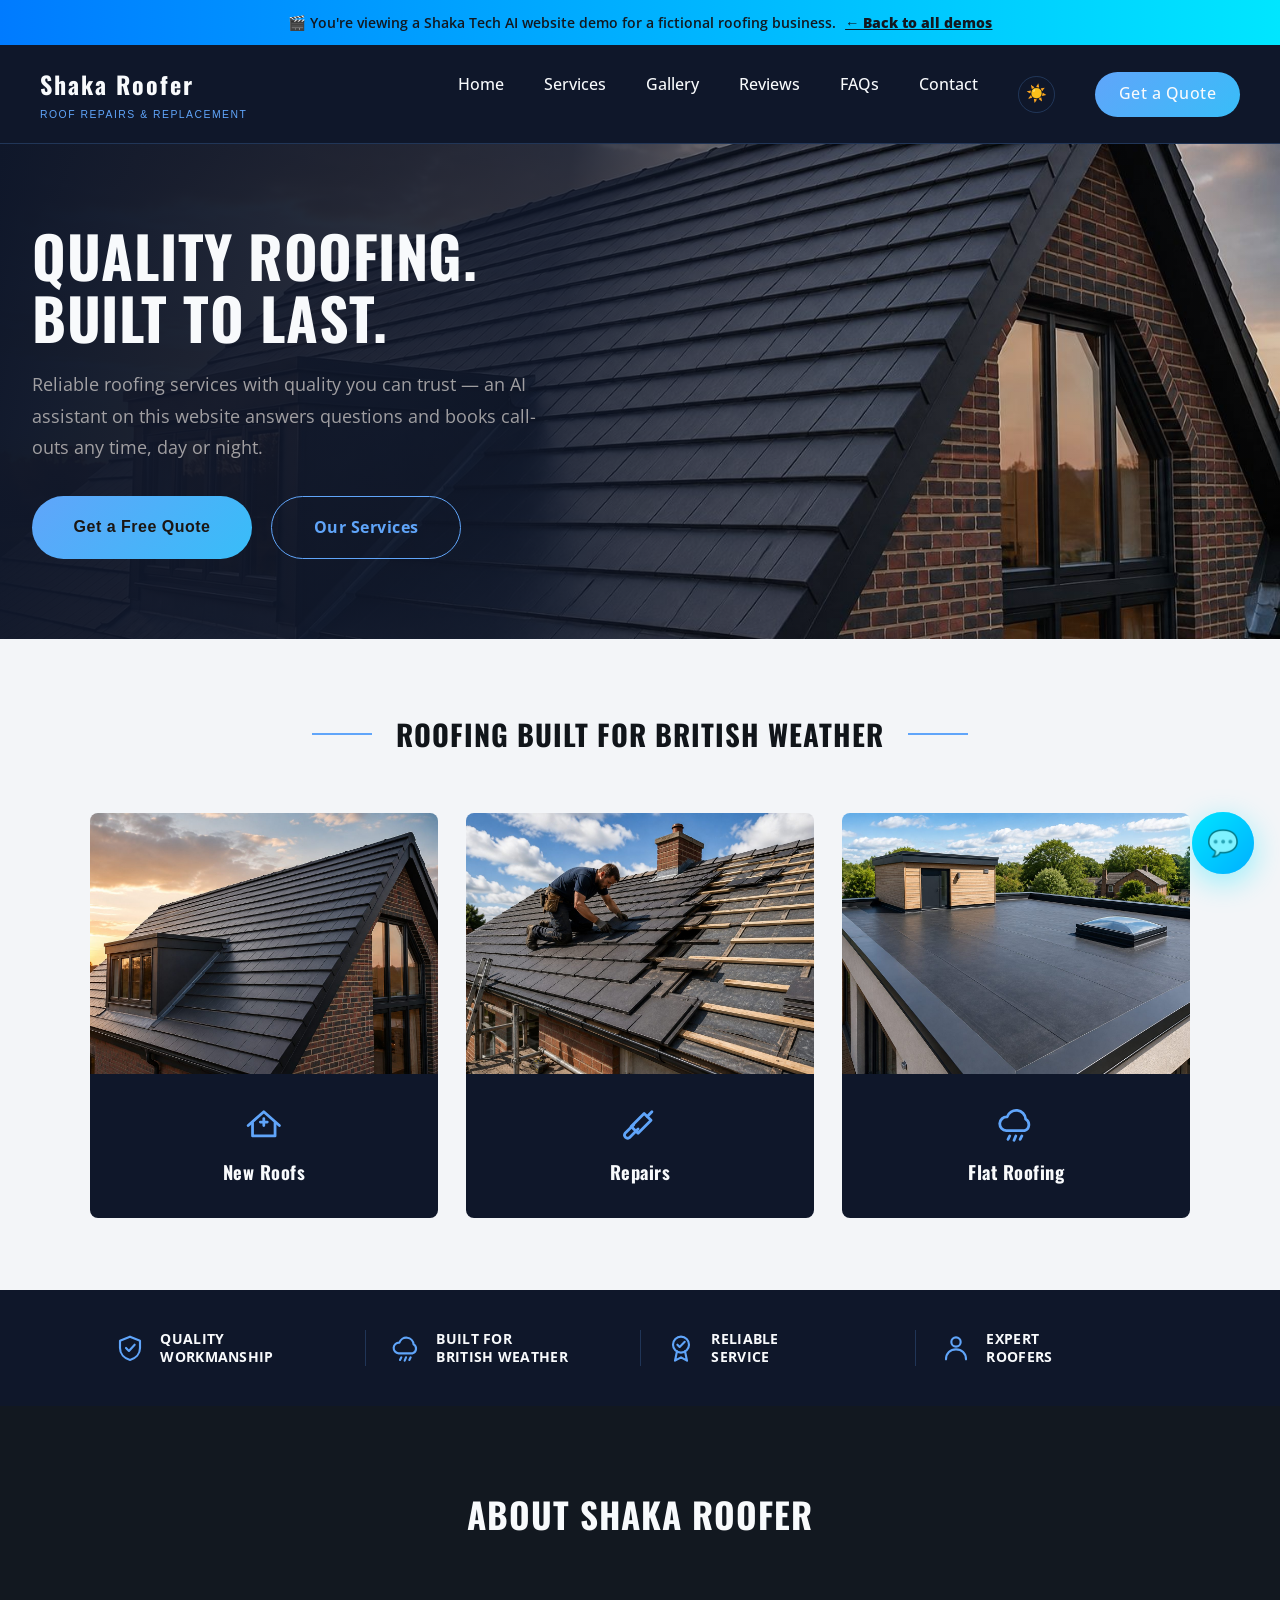
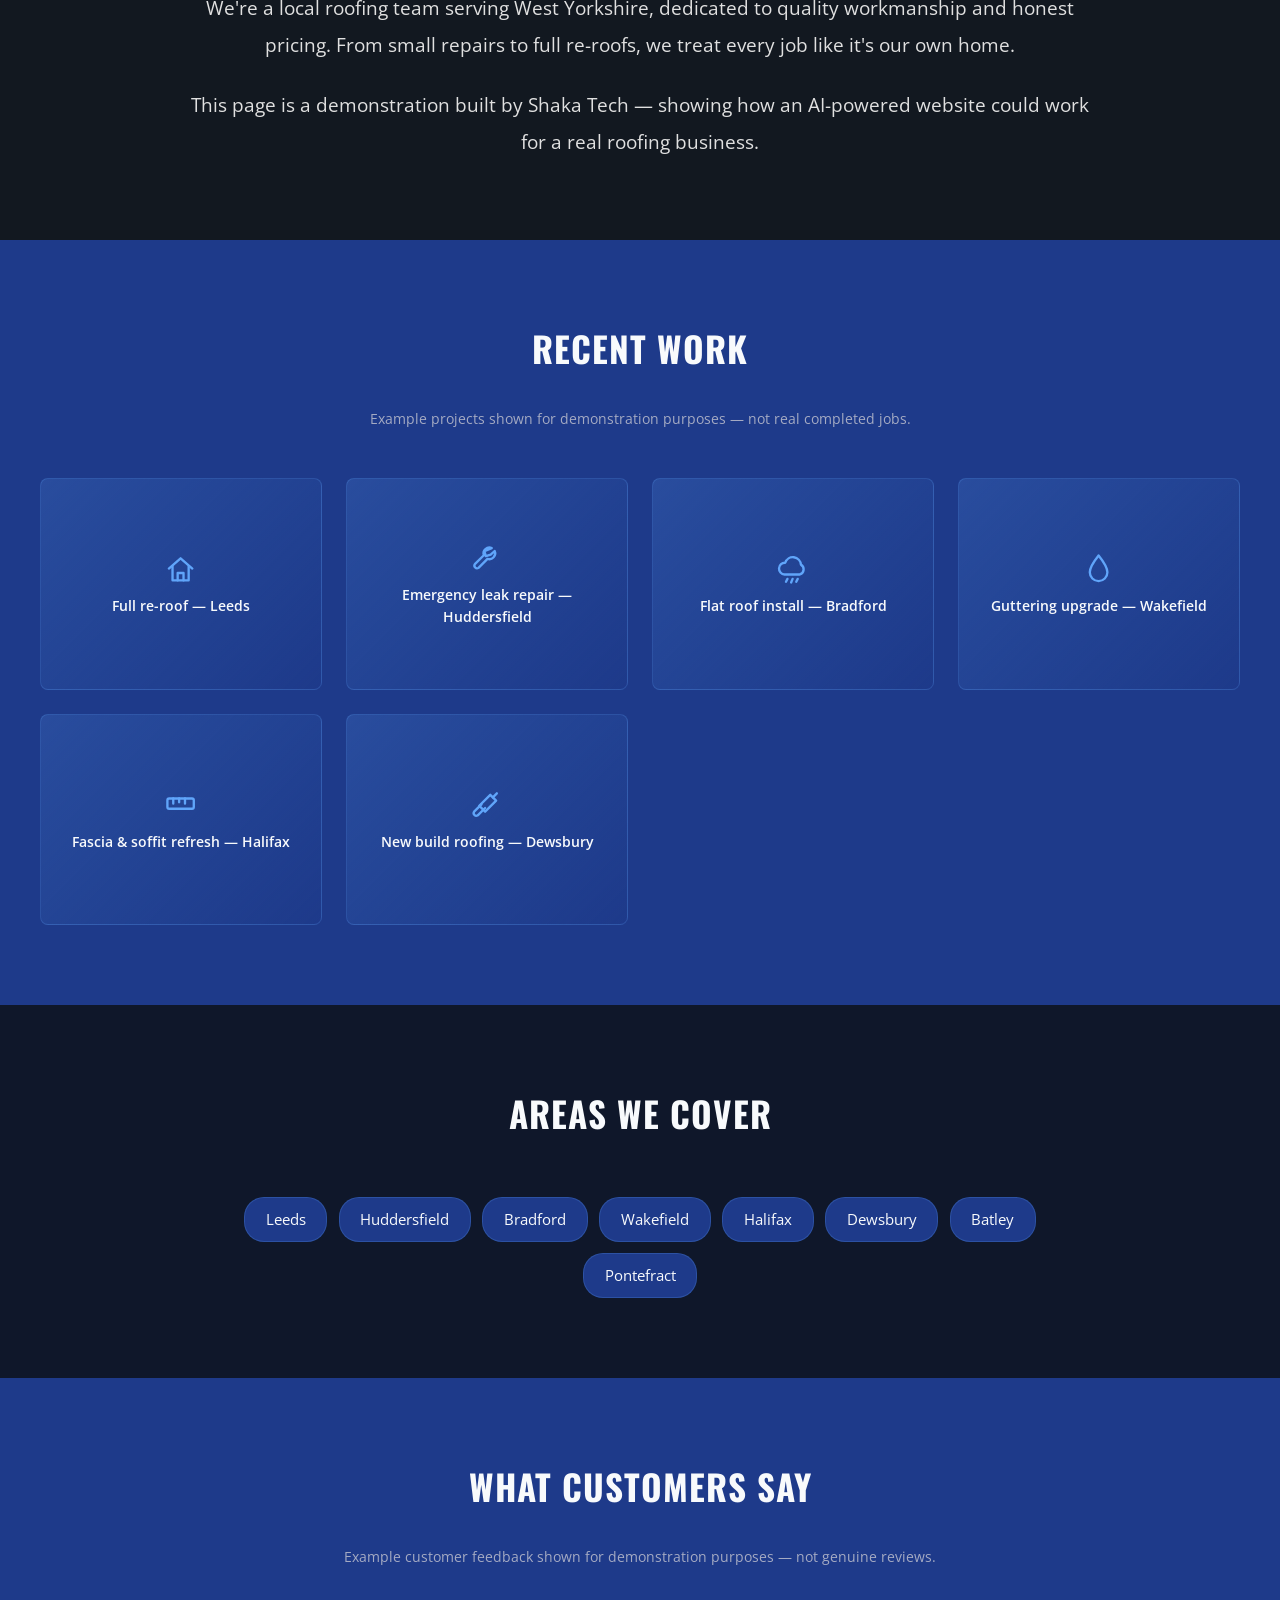
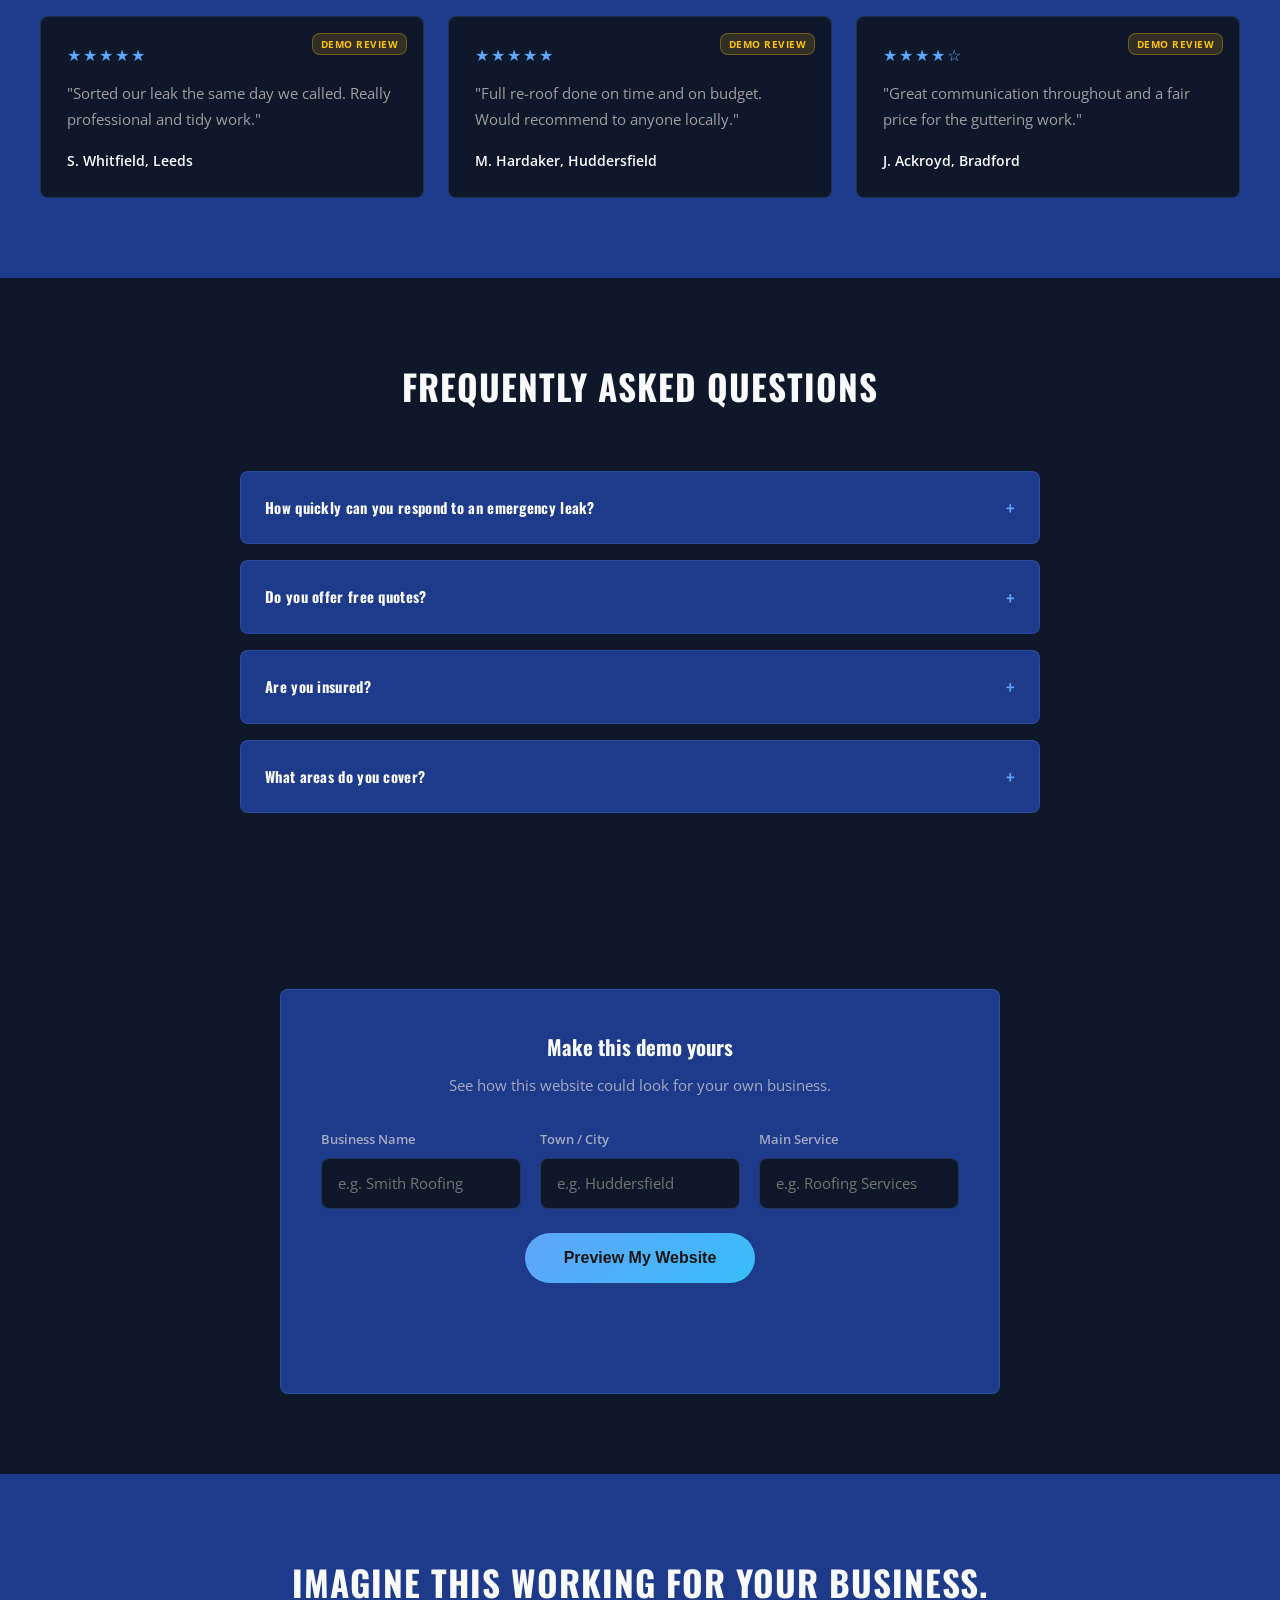
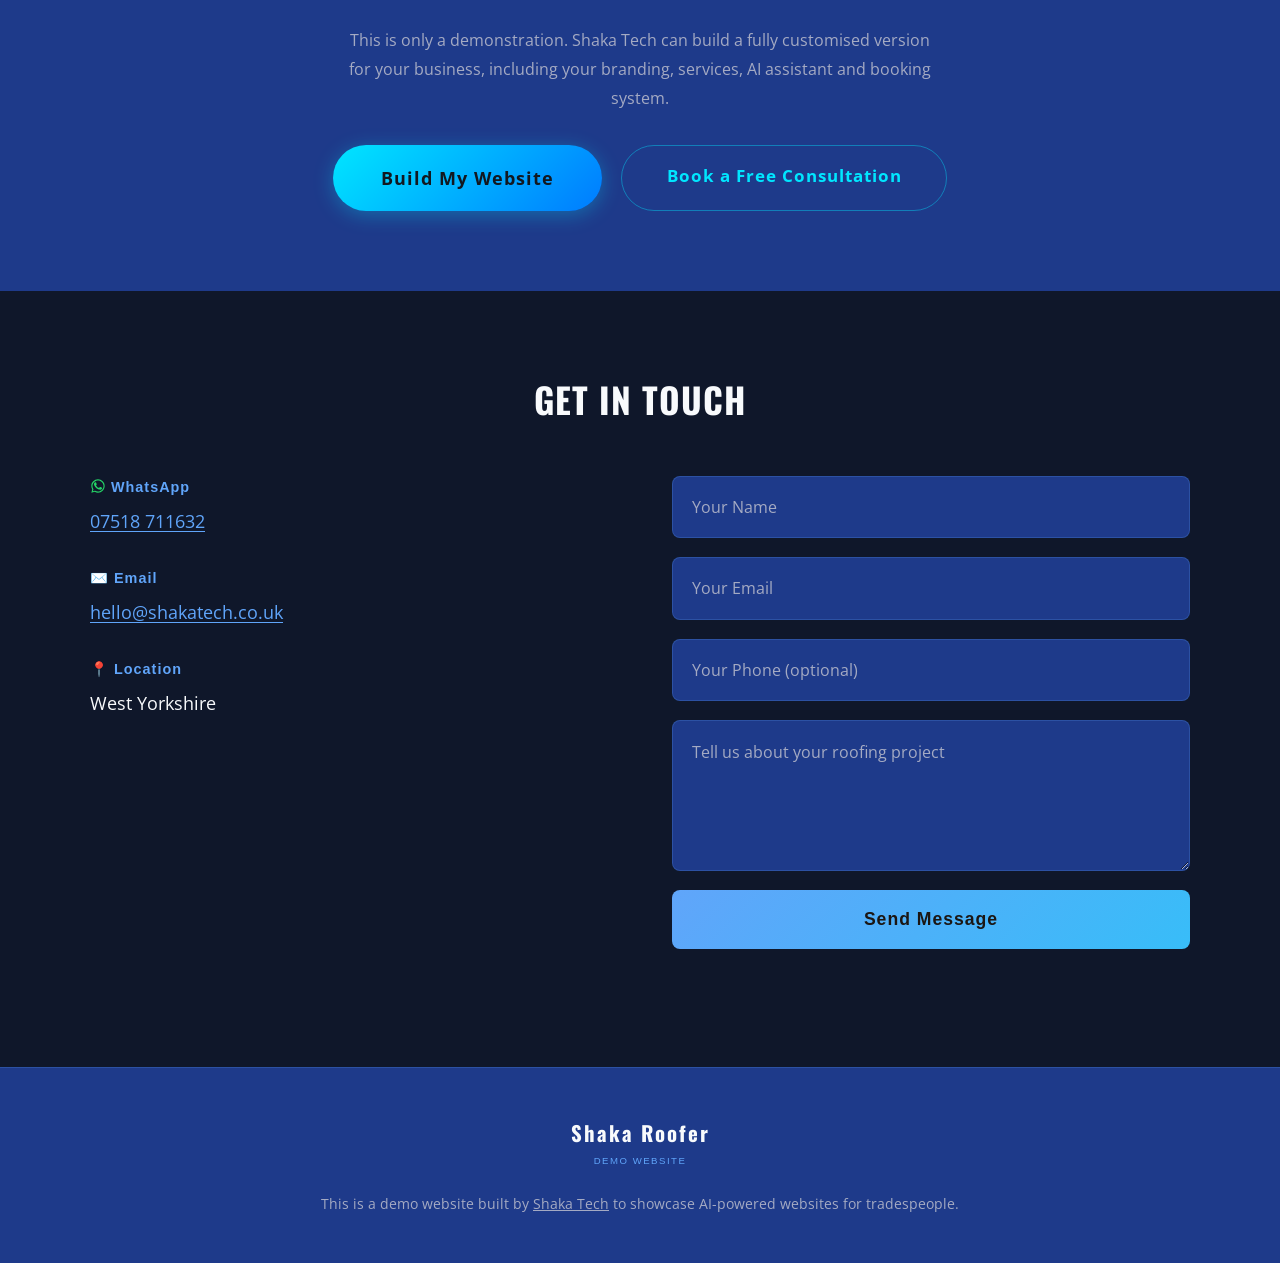
<file: demos/roofer/index.html>
<!DOCTYPE html>
<html lang="en">
<head>
    <meta charset="UTF-8">
    <meta name="viewport" content="width=device-width, initial-scale=1.0, minimum-scale=1.0">
    <meta name="description" content="Shaka Roofer — a demo roofing company website built by Shaka Tech, showing how an AI assistant can answer questions, capture leads and book callbacks automatically.">
    <meta property="og:title" content="Shaka Roofer Demo | Shaka Tech AI Websites">
    <meta property="og:description" content="See how a Shaka Tech AI-powered website works for a roofing business — try the live AI assistant below.">
    <meta property="og:type" content="website">
    <title>Shaka Roofer — Roofer AI Website Demo | Shaka Tech</title>
    <link rel="preconnect" href="https://fonts.googleapis.com">
    <link rel="preconnect" href="https://fonts.gstatic.com" crossorigin>
    <link rel="stylesheet" href="/styles.css?v=2">
    <link rel="stylesheet" href="/assets/css/chatbot.css">
    <link rel="stylesheet" href="/assets/css/demos.css?v=15">
    <link rel="stylesheet" href="/assets/css/trade-signatures.css?v=18">
</head>
<body class="trade-site t-roofer">
    <div class="demo-banner">
        🎬 You're viewing a Shaka Tech AI website demo for a fictional roofing business.
        <a href="/demos/">← Back to all demos</a>
    </div>

    <header>
        <nav>
            <div class="logo">
                <div class="logo-text-container">
                    <span class="logo-text" data-bind="businessName">Shaka Roofer</span>
                    <span class="tagline" data-bind="mainService">ROOF REPAIRS &amp; REPLACEMENT</span>
                </div>
            </div>
            <button class="nav-toggle" aria-label="Toggle navigation">
                <span></span><span></span><span></span>
            </button>
            <ul class="nav-links">
                <li><a href="#home">Home</a></li>
                <li><a href="#services">Services</a></li>
                <li><a href="#gallery">Gallery</a></li>
                <li><a href="#reviews">Reviews</a></li>
                <li><a href="#faqs">FAQs</a></li>
                <li><a href="#contact">Contact</a></li>
                <li><a class="trade-cta trade-cta--small" href="#contact" data-open-chat>Get a Quote</a></li>
            </ul>
        </nav>
    </header>

    <main>
        <section id="home" class="trade-hero trade-hero--photo-bg">
            <div class="hero-bg-photo">
                <img src="/assets/images/demos/roofer-hero.jpg" alt="A black tiled roof with a dormer window against a sunset sky" loading="eager">
            </div>
            <div class="hero-grid">
                <div class="hero-content">
                    <h1>QUALITY ROOFING.<br>BUILT TO LAST.</h1>
                    <p class="hero-lede">Reliable roofing services with quality you can trust — an AI assistant on this website answers questions and books call-outs any time, day or night.</p>
                    <div class="cta-row">
                        <button type="button" class="trade-cta" data-open-chat>Get a Free Quote</button>
                        <a href="#services" class="trade-cta trade-cta--outline">Our Services</a>
                    </div>
                </div>
            </div>
        </section>

        <section id="services" class="featured-services">
            <div class="section-head">
                <h2>ROOFING BUILT FOR BRITISH WEATHER</h2>
            </div>
            <div class="featured-grid" id="featured-grid"></div>
        </section>

        <section class="trust-bar">
            <div class="trust-grid" id="trust-grid"></div>
        </section>

        <section id="about">
            <div class="trade-about">
                <h2>About <span data-bind="businessName">Shaka Roofer</span></h2>
                <p>We're a local roofing team serving <span data-bind="town">West Yorkshire</span>, dedicated to quality workmanship and honest pricing. From small repairs to full re-roofs, we treat every job like it's our own home.</p>
                <p>This page is a demonstration built by Shaka Tech — showing how an AI-powered website could work for a real roofing business.</p>
            </div>
        </section>

        <section id="gallery" class="trade-gallery">
            <div class="section-head">
                <h2>Recent Work</h2>
            </div>
            <p class="gallery-note">Example projects shown for demonstration purposes — not real completed jobs.</p>
            <div class="gallery-grid" id="gallery-grid"></div>
        </section>

        <section id="areas" class="areas-section">
            <div class="section-head">
                <h2>Areas We Cover</h2>
            </div>
            <div class="areas-chips" id="areas-chips"></div>
        </section>

        <section id="reviews" class="trade-reviews">
            <div class="section-head">
                <h2>What Customers Say</h2>
            </div>
            <p class="reviews-note">Example customer feedback shown for demonstration purposes — not genuine reviews.</p>
            <div class="reviews-grid" id="reviews-grid"></div>
        </section>

        <section id="faqs">
            <div class="section-head">
                <h2>Frequently Asked Questions</h2>
            </div>
            <div class="trade-faq" id="faq-list"></div>
        </section>

        <section id="personalize">
            <div class="personalize-panel">
                <h3>Make this demo yours</h3>
                <p>See how this website could look for your own business.</p>
                <form id="personalize-form" class="personalize-form">
                    <label>Business Name
                        <input type="text" name="businessName" placeholder="e.g. Smith Roofing">
                    </label>
                    <label>Town / City
                        <input type="text" name="town" placeholder="e.g. Huddersfield">
                    </label>
                    <label>Main Service
                        <input type="text" name="mainService" placeholder="e.g. Roofing Services">
                    </label>
                </form>
                <div class="personalize-actions">
                    <button type="submit" form="personalize-form">Preview My Website</button>
                </div>
                <p class="personalize-status" id="personalize-status"></p>
            </div>
        </section>

        <section class="trade-final-cta">
            <h2>Imagine this working for your business.</h2>
            <p>This is only a demonstration. Shaka Tech can build a fully customised version for your business, including your branding, services, AI assistant and booking system.</p>
            <div class="cta-row" style="justify-content:center;">
                <a href="/#contact" class="cta-button">Build My Website</a>
                <a href="/#contact" class="btn-secondary">Book a Free Consultation</a>
            </div>
        </section>

        <section id="contact">
            <h2>Get In Touch</h2>
            <div class="contact-container">
                <div class="contact-info">
                    <div class="contact-item">
                        <span class="contact-label"><svg class="icon-whatsapp" viewBox="0 0 24 24" aria-hidden="true"><path d="M17.472 14.382c-.297-.149-1.758-.867-2.03-.967-.273-.099-.471-.148-.67.15-.197.297-.767.966-.94 1.164-.173.199-.347.223-.644.075-.297-.15-1.255-.463-2.39-1.475-.883-.788-1.48-1.761-1.653-2.059-.173-.297-.018-.458.13-.606.134-.133.298-.347.446-.52.149-.174.198-.298.298-.497.099-.198.05-.371-.025-.52-.075-.149-.669-1.612-.916-2.207-.242-.579-.487-.5-.669-.51-.173-.008-.371-.01-.57-.01-.198 0-.52.074-.792.372-.272.297-1.04 1.016-1.04 2.479 0 1.462 1.065 2.875 1.213 3.074.149.198 2.096 3.2 5.077 4.487.709.306 1.262.489 1.694.625.712.227 1.36.195 1.871.118.571-.085 1.758-.719 2.006-1.413.248-.694.248-1.289.173-1.413-.074-.124-.272-.198-.57-.347z"/><path d="M12.001 2c-5.522 0-9.999 4.478-9.999 10 0 1.765.464 3.49 1.346 5.01L2 22l5.13-1.346A9.955 9.955 0 0 0 12 22c5.523 0 10-4.478 10-10S17.523 2 12.001 2zm0 18.31a8.283 8.283 0 0 1-4.221-1.152l-.303-.18-3.144.825.839-3.062-.198-.314A8.29 8.29 0 0 1 3.688 12c0-4.581 3.729-8.31 8.312-8.31 4.581 0 8.309 3.729 8.309 8.31 0 4.582-3.728 8.31-8.309 8.31z"/></svg> WhatsApp</span>
                        <a href="https://wa.me/447518711632" target="_blank" rel="noopener">07518 711632</a>
                    </div>
                    <div class="contact-item">
                        <span class="contact-label">✉️ Email</span>
                        <a href="mailto:hello@shakatech.co.uk">hello@shakatech.co.uk</a>
                    </div>
                    <div class="contact-item">
                        <span class="contact-label">📍 Location</span>
                        <span data-bind="town">West Yorkshire</span>
                    </div>
                </div>
                <form id="contact-form">
                    <input type="hidden" name="access_key" value="e8c6b9ab-6d76-4ee5-a2fb-c34b78896fcd">
                    <input type="hidden" name="subject" value="New enquiry from the Shaka Roofer demo page">
                    <input type="hidden" name="from_name" value="Shaka Roofer Demo">
                    <input type="checkbox" name="botcheck" class="hidden" style="display: none;">
                    <input type="text" name="name" placeholder="Your Name" required>
                    <input type="email" name="email" placeholder="Your Email" required>
                    <input type="tel" name="phone" placeholder="Your Phone (optional)">
                    <textarea name="message" placeholder="Tell us about your roofing project" rows="5" required></textarea>
                    <button type="submit">Send Message</button>
                    <p id="contact-form-status" class="form-status" role="status"></p>
                </form>
            </div>
        </section>
    </main>

    <footer>
        <div class="footer-content">
            <div class="footer-logo">
                <span class="logo-text" data-bind="businessName">Shaka Roofer</span>
                <span class="tagline">DEMO WEBSITE</span>
            </div>
            <p>This is a demo website built by <a href="/">Shaka Tech</a> to showcase AI-powered websites for tradespeople.</p>
        </div>
    </footer>

    <script src="/assets/trades/roofer.js?v=2"></script>
    <script src="/assets/js/trade-icons.js?v=2"></script>
    <script src="/assets/js/trade-colors.js"></script>
    <script src="/assets/js/theme-toggle.js"></script>
    <script src="/assets/js/chatbot.js"></script>
    <script src="/script.js?v=2"></script>
    <script src="/assets/js/personalize.js"></script>
    <script>
        const trade = window.SHAKA_TRADE;

        const featured = [
            { icon: 'roofNew', label: 'New Roofs', img: '/assets/images/demos/roofer-hero.jpg', pos: '55% 45%', alt: 'A newly tiled pitched roof with a dormer window at sunset' },
            { icon: 'hammer', label: 'Repairs', img: '/assets/images/demos/roofer-repair.jpg', pos: '40% 40%', alt: 'A roofer kneeling on a slate roof mid-repair, replacing tiles next to a chimney' },
            { icon: 'cloudRain', label: 'Flat Roofing', img: '/assets/images/demos/roofer-flatroof.jpg', pos: '50% 55%', alt: 'A modern flat roof with a skylight and a timber-clad roof extension' },
        ];

        document.getElementById('featured-grid').innerHTML = featured.map((f) => `
            <article class="feature-card">
                <div class="feature-card-photo"><img src="${f.img}" alt="${f.alt}" style="object-position:${f.pos}" loading="lazy"></div>
                <div class="feature-card-caption">
                    <span class="feature-card-icon">${tradeIcon(f.icon)}</span>
                    <h3>${f.label}</h3>
                </div>
            </article>
        `).join('');

        const trustPoints = [
            { icon: 'shieldCheck', label: 'Quality<br>Workmanship' },
            { icon: 'cloudRain', label: 'Built for<br>British Weather' },
            { icon: 'badge', label: 'Reliable<br>Service' },
            { icon: 'person', label: 'Expert<br>Roofers' },
        ];

        document.getElementById('trust-grid').innerHTML = trustPoints.map((t) => `
            <div class="trust-item">
                <span class="trust-icon">${tradeIcon(t.icon)}</span>
                <span>${t.label}</span>
            </div>
        `).join('');

        document.getElementById('gallery-grid').innerHTML = trade.gallery.map((g) => `
            <div class="gallery-tile">
                <div class="icon">${tradeIcon(g.icon)}</div>
                <div class="caption">${g.caption}</div>
            </div>
        `).join('');

        document.getElementById('areas-chips').innerHTML = trade.areas.map((a) => `<span class="area-chip">${a}</span>`).join('');

        document.getElementById('reviews-grid').innerHTML = trade.reviews.map((r) => `
            <div class="review-card">
                <span class="demo-tag-corner">Demo Review</span>
                <div class="stars">${'★'.repeat(r.stars)}${'☆'.repeat(5 - r.stars)}</div>
                <p>"${r.text}"</p>
                <div class="author">${r.author}</div>
            </div>
        `).join('');

        document.getElementById('faq-list').innerHTML = trade.faqs.map((f) => `
            <details class="faq-item">
                <summary>${f.q}</summary>
                <p>${f.a}</p>
            </details>
        `).join('');

        window.shakaFloatingChat = new ShakaChatbot({
            mode: 'floating',
            persona: trade.chatbot.persona,
            avatar: trade.chatbot.avatar,
            businessName: trade.businessName,
            greeting: trade.chatbot.greeting,
            quickOptions: trade.chatbot.quickOptions,
            knowledge: trade.chatbot.knowledge,
            fallbackAnswer: trade.chatbot.fallbackAnswer,
        });

        document.querySelectorAll('[data-open-chat]').forEach((btn) => {
            btn.addEventListener('click', () => window.shakaFloatingChat.open());
        });
    </script>
</body>
</html>
</file>
<file: styles.css>
* {
    margin: 0;
    padding: 0;
    box-sizing: border-box;
}

:root {
    --cyan: #00E6FF;
    --blue: #007BFF;
    --dark-bg: #0B1220;
    --darker-bg: #121820;
    --light-gray: #E0E0E0;
    --white: #ffffff;
    --card-bg: #0F1826;
    --border-soft: rgba(0, 230, 255, 0.18);
    --muted: rgba(224, 224, 224, 0.65);
    --radius-lg: 20px;
    --radius-md: 14px;
}

a {
    color: inherit;
}

.container {
    max-width: 1400px;
    margin: 0 auto;
}

.eyebrow {
    display: inline-block;
    font-family: 'Orbitron', sans-serif;
    font-size: 0.75rem;
    letter-spacing: 3px;
    text-transform: uppercase;
    color: var(--cyan);
    margin-bottom: 1rem;
    font-weight: 600;
}

.section-head {
    text-align: center;
    max-width: 780px;
    margin: 0 auto 3.5rem;
}

.section-head p {
    font-size: 1.15rem;
    color: var(--muted);
    margin-top: 1rem;
    line-height: 1.8;
}

.btn-secondary {
    display: inline-block;
    padding: 1.1rem 2.8rem;
    background: transparent;
    color: var(--cyan);
    text-decoration: none;
    border-radius: 50px;
    font-weight: 700;
    font-size: 1.05rem;
    letter-spacing: 1px;
    border: 1px solid rgba(0, 230, 255, 0.4);
    transition: border-color 0.3s, background 0.3s, transform 0.3s;
}

.btn-secondary:hover {
    border-color: var(--cyan);
    background: rgba(0, 230, 255, 0.08);
    transform: translateY(-3px);
}

.cta-row {
    display: flex;
    gap: 1.2rem;
    flex-wrap: wrap;
}

/* Scroll-reveal utility */
.reveal {
    opacity: 0;
    transform: translateY(24px);
    transition: opacity 0.7s ease, transform 0.7s ease;
}

.reveal.is-visible {
    opacity: 1;
    transform: translateY(0);
}

/* Mobile nav toggle (hidden on desktop) */
.nav-toggle {
    display: none;
}

body {
    font-family: 'Raleway', sans-serif;
    line-height: 1.6;
    color: var(--light-gray);
    background: var(--dark-bg);
}

header {
    background: var(--darker-bg);
    box-shadow: 0 2px 20px rgba(0, 230, 255, 0.1);
    position: sticky;
    top: 0;
    z-index: 100;
    border-bottom: 1px solid rgba(0, 230, 255, 0.2);
}

nav {
    max-width: 1400px;
    margin: 0 auto;
    padding: 1.2rem 2.5rem;
    display: flex;
    justify-content: space-between;
    align-items: center;
}

.logo {
    display: flex;
    align-items: center;
    gap: 1rem;
}

.logo-image {
    height: 50px;
    width: auto;
    filter: drop-shadow(0 0 10px rgba(0, 230, 255, 0.3));
}

.logo-text-container {
    display: flex;
    flex-direction: column;
    gap: 0.25rem;
}

.logo-text {
    font-family: 'Orbitron', sans-serif;
    font-size: 1.5rem;
    font-weight: 700;
    color: var(--white);
    letter-spacing: 2px;
}

.tagline {
    font-family: 'Raleway', sans-serif;
    font-size: 0.65rem;
    color: var(--cyan);
    letter-spacing: 1.5px;
    font-weight: 500;
}

.nav-links {
    display: flex;
    list-style: none;
    gap: 2.5rem;
}

.nav-links a {
    text-decoration: none;
    color: var(--light-gray);
    font-weight: 500;
    font-size: 1rem;
    transition: color 0.3s, text-shadow 0.3s;
    position: relative;
}

.nav-links a:hover {
    color: var(--cyan);
    text-shadow: 0 0 10px rgba(0, 230, 255, 0.5);
}

.nav-links a::after {
    content: '';
    position: absolute;
    bottom: -5px;
    left: 0;
    width: 100%;
    height: 2px;
    background: var(--cyan);
    transform: scaleX(0);
    transform-origin: left;
    transition: transform 0.3s;
}

.nav-links a:hover::after {
    transform: scaleX(1);
}

main {
    max-width: 100%;
    margin: 0 auto;
}

main section > * {
    max-width: 1400px;
    margin-left: auto;
    margin-right: auto;
}

section {
    padding: 5rem 2rem;
}

.hero {
    text-align: center;
    padding: 8rem 2rem;
    background: linear-gradient(135deg, var(--darker-bg) 0%, var(--dark-bg) 100%);
    position: relative;
    overflow: hidden;
}

.hero::before {
    content: '';
    position: absolute;
    top: 0;
    left: 0;
    right: 0;
    bottom: 0;
    background:
        radial-gradient(circle at 20% 50%, rgba(0, 230, 255, 0.1) 0%, transparent 50%),
        radial-gradient(circle at 80% 50%, rgba(0, 123, 255, 0.1) 0%, transparent 50%);
    pointer-events: none;
}

.hero-content {
    position: relative;
    z-index: 1;
}

.hero h1 {
    font-family: 'Orbitron', sans-serif;
    font-size: 4rem;
    font-weight: 900;
    margin-bottom: 1rem;
    color: var(--white);
    letter-spacing: 4px;
    text-shadow: 0 0 30px rgba(0, 230, 255, 0.5);
}

.hero-tagline {
    font-family: 'Raleway', sans-serif;
    font-size: 1.2rem;
    color: var(--cyan);
    letter-spacing: 3px;
    font-weight: 600;
    margin-bottom: 1.5rem;
}

.hero-subtitle {
    font-size: 1.3rem;
    color: var(--light-gray);
    margin-bottom: 3rem;
    line-height: 1.8;
    font-weight: 500;
}

.hero-subtitle .highlight {
    color: var(--cyan);
    font-weight: 600;
}

/* ===== Homepage v2 hero ===== */
.hero-v2 {
    text-align: left;
    padding: 6rem 2rem;
}

.hero-v2 .hero-grid {
    display: grid;
    grid-template-columns: 1.05fr 0.95fr;
    gap: 4rem;
    align-items: center;
    max-width: 1400px;
    margin: 0 auto;
}

.hero-v2 h1 {
    font-size: 3rem;
    letter-spacing: 1px;
    line-height: 1.2;
    text-transform: none;
}

.hero-v2 .hero-lede {
    font-size: 1.2rem;
    color: var(--muted);
    line-height: 1.8;
    margin: 1.5rem 0 2.5rem;
    max-width: 560px;
}

.hero-v2 .hero-visual {
    position: relative;
}

/* ===== The Problem ===== */
#problem {
    background: var(--darker-bg);
}

.problem-grid {
    display: grid;
    grid-template-columns: 1fr 1fr;
    gap: 4rem;
    max-width: 1200px;
    margin: 0 auto;
    align-items: start;
}

.problem-copy h2 {
    text-align: left;
    margin-bottom: 1.5rem;
}

.problem-copy p {
    color: var(--muted);
    font-size: 1.1rem;
    line-height: 1.8;
    margin-bottom: 1.2rem;
}

.problem-copy .pivot {
    color: var(--cyan);
    font-weight: 600;
    font-size: 1.2rem;
    margin-top: 1.5rem;
}

.pain-list {
    list-style: none;
    display: flex;
    flex-direction: column;
    gap: 1rem;
}

.pain-list li {
    display: flex;
    gap: 1rem;
    align-items: flex-start;
    background: var(--card-bg);
    border: 1px solid rgba(255, 90, 90, 0.15);
    border-radius: var(--radius-md);
    padding: 1.1rem 1.4rem;
    color: var(--light-gray);
}

.pain-list .mark {
    color: #FF5A5A;
    font-weight: 700;
    flex-shrink: 0;
}

/* ===== Shaka AI feature section ===== */
#shaka-ai {
    background: var(--dark-bg);
}

.ai-section-grid {
    display: grid;
    grid-template-columns: 1fr 1fr;
    gap: 4rem;
    max-width: 1300px;
    margin: 0 auto;
    align-items: center;
}

.ai-copy h2 {
    text-align: left;
    margin-bottom: 1rem;
}

.ai-copy .sub {
    font-family: 'Orbitron', sans-serif;
    color: var(--cyan);
    letter-spacing: 1px;
    margin-bottom: 1.5rem;
    font-size: 1.05rem;
}

.ai-copy p {
    color: var(--muted);
    font-size: 1.05rem;
    line-height: 1.8;
    margin-bottom: 1.2rem;
}

.ai-feature-list {
    list-style: none;
    display: flex;
    flex-direction: column;
    gap: 0.8rem;
    margin-top: 1.5rem;
}

.ai-feature-list li {
    display: flex;
    gap: 0.8rem;
    color: var(--light-gray);
    font-size: 1rem;
}

.ai-feature-list .tick {
    color: var(--cyan);
    font-weight: 700;
}

/* ===== How it works ===== */
#how-it-works {
    background: var(--darker-bg);
}

.steps-track {
    display: grid;
    grid-template-columns: repeat(5, 1fr);
    gap: 1.5rem;
    max-width: 1400px;
    margin: 0 auto;
    position: relative;
}

.steps-track::before {
    content: '';
    position: absolute;
    top: 34px;
    left: 8%;
    right: 8%;
    height: 2px;
    background: linear-gradient(90deg, transparent, rgba(0, 230, 255, 0.35), transparent);
    z-index: 0;
}

.step-card {
    position: relative;
    z-index: 1;
    background: var(--card-bg);
    border: 1px solid var(--border-soft);
    border-radius: var(--radius-md);
    padding: 1.8rem 1.4rem;
    text-align: center;
    transition: transform 0.3s, border-color 0.3s;
}

.step-card:hover {
    transform: translateY(-6px);
    border-color: var(--cyan);
}

.step-number {
    width: 44px;
    height: 44px;
    margin: 0 auto 1.2rem;
    border-radius: 50%;
    background: linear-gradient(135deg, var(--cyan), var(--blue));
    color: var(--darker-bg);
    font-family: 'Orbitron', sans-serif;
    font-weight: 800;
    display: flex;
    align-items: center;
    justify-content: center;
    font-size: 1rem;
}

.step-card h3 {
    font-family: 'Orbitron', sans-serif;
    color: var(--white);
    font-size: 1.05rem;
    margin-bottom: 0.6rem;
    letter-spacing: 0.5px;
}

.step-card p {
    color: var(--muted);
    font-size: 0.92rem;
    line-height: 1.6;
}

/* ===== Trade demo grid ===== */
#trade-demos {
    background: var(--dark-bg);
}

.trade-grid {
    display: grid;
    grid-template-columns: repeat(auto-fit, minmax(280px, 1fr));
    gap: 1.8rem;
    max-width: 1400px;
    margin: 0 auto;
}

.trade-card {
    position: relative;
    background: var(--card-bg);
    border: 1px solid var(--border-soft);
    border-radius: var(--radius-lg);
    padding: 2.2rem 1.8rem;
    text-decoration: none;
    display: block;
    transition: transform 0.3s, box-shadow 0.3s, border-color 0.3s;
    overflow: hidden;
}

.trade-card::before {
    content: '';
    position: absolute;
    inset: 0;
    background: radial-gradient(circle at 85% -10%, rgba(0, 230, 255, 0.15), transparent 55%);
    opacity: 0;
    transition: opacity 0.3s;
}

.trade-card:hover {
    transform: translateY(-8px);
    box-shadow: 0 12px 34px rgba(0, 230, 255, 0.18);
    border-color: var(--cyan);
}

.trade-card:hover::before {
    opacity: 1;
}

.trade-card.is-soon {
    cursor: default;
    opacity: 0.72;
}

.trade-card.is-soon:hover {
    transform: none;
    box-shadow: none;
    border-color: var(--border-soft);
}

.trade-icon {
    font-size: 2.4rem;
    margin-bottom: 1.2rem;
}

.trade-card h3 {
    font-family: 'Orbitron', sans-serif;
    color: var(--white);
    font-size: 1.2rem;
    margin-bottom: 0.6rem;
    letter-spacing: 0.5px;
}

.trade-card p {
    color: var(--muted);
    font-size: 0.95rem;
    margin-bottom: 1.4rem;
    line-height: 1.6;
}

.trade-card .trade-cta {
    color: var(--cyan);
    font-weight: 700;
    font-size: 0.95rem;
}

.trade-badge {
    position: absolute;
    top: 1.4rem;
    right: 1.4rem;
    font-size: 0.68rem;
    font-weight: 700;
    letter-spacing: 1px;
    text-transform: uppercase;
    padding: 0.35rem 0.7rem;
    border-radius: 20px;
}

.trade-badge.live {
    background: rgba(0, 230, 255, 0.15);
    color: var(--cyan);
    border: 1px solid rgba(0, 230, 255, 0.4);
}

.trade-badge.soon {
    background: rgba(224, 224, 224, 0.08);
    color: var(--muted);
    border: 1px solid rgba(224, 224, 224, 0.2);
}

/* ===== Final CTA ===== */
#final-cta {
    background: linear-gradient(135deg, var(--darker-bg) 0%, var(--dark-bg) 100%);
    text-align: center;
}

#final-cta h2 {
    margin-bottom: 1rem;
}

#final-cta .lede {
    color: var(--muted);
    font-size: 1.15rem;
    max-width: 640px;
    margin: 0 auto 2.5rem;
    line-height: 1.8;
}

#final-cta .cta-row {
    justify-content: center;
}

/* ===== Demo banner (shown on trade demo sites) ===== */
.demo-banner {
    background: linear-gradient(90deg, var(--blue), var(--cyan));
    color: var(--darker-bg);
    font-size: 0.9rem;
    font-weight: 600;
    text-align: center;
    padding: 0.7rem 1rem;
    position: sticky;
    top: 0;
    z-index: 200;
    display: flex;
    justify-content: center;
    gap: 0.6rem;
    flex-wrap: wrap;
}

.demo-banner a {
    color: var(--darker-bg);
    text-decoration: underline;
    font-weight: 800;
}

.cta-button {
    display: inline-block;
    padding: 1.2rem 3rem;
    background: linear-gradient(135deg, var(--cyan), var(--blue));
    color: var(--darker-bg);
    text-decoration: none;
    border-radius: 50px;
    font-weight: 700;
    font-size: 1.1rem;
    letter-spacing: 1px;
    transition: transform 0.3s, box-shadow 0.3s;
    box-shadow: 0 4px 20px rgba(0, 230, 255, 0.3);
}

.cta-button:hover {
    transform: translateY(-3px);
    box-shadow: 0 6px 30px rgba(0, 230, 255, 0.5);
}

#services {
    background: var(--darker-bg);
}

h2 {
    font-family: 'Orbitron', sans-serif;
    text-align: center;
    font-size: 2.8rem;
    margin-bottom: 4rem;
    color: var(--white);
    letter-spacing: 2px;
    text-transform: uppercase;
}

.services-grid {
    display: grid;
    grid-template-columns: repeat(auto-fit, minmax(320px, 1fr));
    gap: 2rem;
    max-width: 1200px;
    margin: 0 auto;
}

.service-card {
    background: var(--dark-bg);
    padding: 2.5rem;
    border-radius: 16px;
    border: 1px solid rgba(0, 230, 255, 0.2);
    transition: transform 0.3s, box-shadow 0.3s, border-color 0.3s;
    text-align: center;
}

.service-card:hover {
    transform: translateY(-8px);
    box-shadow: 0 8px 30px rgba(0, 230, 255, 0.3);
    border-color: var(--cyan);
}

.service-icon {
    font-size: 3rem;
    margin-bottom: 1.5rem;
    filter: grayscale(1) brightness(1.2);
}

.service-card h3 {
    font-family: 'Orbitron', sans-serif;
    color: var(--cyan);
    margin-bottom: 1rem;
    font-size: 1.3rem;
    letter-spacing: 1px;
}

.service-card p {
    color: var(--light-gray);
    line-height: 1.8;
    font-size: 1rem;
}

#why-choose {
    background: var(--dark-bg);
}

.features-grid {
    display: grid;
    grid-template-columns: repeat(auto-fit, minmax(250px, 1fr));
    gap: 2rem;
    max-width: 1000px;
    margin: 0 auto;
}

.feature-card {
    background: var(--darker-bg);
    padding: 2rem;
    border-radius: 12px;
    border: 1px solid rgba(0, 123, 255, 0.2);
    text-align: center;
    transition: transform 0.3s, border-color 0.3s;
}

.feature-card:hover {
    transform: translateY(-5px);
    border-color: var(--blue);
}

.feature-icon {
    font-size: 2.5rem;
    margin-bottom: 1rem;
    filter: grayscale(1) brightness(1.2);
}

.feature-card h3 {
    font-family: 'Orbitron', sans-serif;
    color: var(--blue);
    margin-bottom: 0.5rem;
    font-size: 1.2rem;
}

.feature-card p {
    color: var(--light-gray);
    font-size: 0.95rem;
}

#about {
    text-align: center;
    background: var(--darker-bg);
}

#about p {
    max-width: 900px;
    margin: 0 auto 1.5rem;
    font-size: 1.2rem;
    line-height: 1.9;
    color: var(--light-gray);
}

#about p:last-child {
    margin-bottom: 0;
}

#contact {
    background: var(--dark-bg);
}

.contact-container {
    display: grid;
    grid-template-columns: 1fr 1fr;
    gap: 4rem;
    max-width: 1100px;
    margin: 0 auto;
}

.contact-info {
    display: flex;
    flex-direction: column;
    gap: 2rem;
}

.contact-item {
    display: flex;
    flex-direction: column;
    gap: 0.5rem;
}

.contact-label {
    font-family: 'Orbitron', sans-serif;
    color: var(--cyan);
    font-size: 0.9rem;
    font-weight: 600;
    letter-spacing: 1px;
}

.icon-whatsapp {
    width: 1rem;
    height: 1rem;
    vertical-align: -0.15rem;
    fill: #25D366;
}

.contact-item a {
    color: var(--cyan);
    text-decoration: underline;
    text-underline-offset: 3px;
    font-size: 1.1rem;
    transition: color 0.3s;
}

.contact-item a:hover {
    color: var(--light-gray);
}

.contact-item span:not(.contact-label) {
    color: var(--light-gray);
    font-size: 1.1rem;
}

#contact-form {
    display: flex;
    flex-direction: column;
    gap: 1.2rem;
}

#contact-form input,
#contact-form textarea {
    padding: 1.2rem;
    border: 1px solid rgba(0, 230, 255, 0.3);
    border-radius: 8px;
    font-family: 'Raleway', sans-serif;
    font-size: 1rem;
    background: var(--darker-bg);
    color: var(--light-gray);
    transition: border-color 0.3s, box-shadow 0.3s;
}

#contact-form input:focus,
#contact-form textarea:focus {
    outline: none;
    border-color: var(--cyan);
    box-shadow: 0 0 15px rgba(0, 230, 255, 0.2);
}

#contact-form input::placeholder,
#contact-form textarea::placeholder {
    color: rgba(224, 224, 224, 0.5);
}

#contact-form button {
    padding: 1.2rem;
    background: linear-gradient(135deg, var(--cyan), var(--blue));
    color: var(--darker-bg);
    border: none;
    border-radius: 8px;
    font-size: 1.1rem;
    font-weight: 700;
    cursor: pointer;
    transition: transform 0.3s, box-shadow 0.3s;
    letter-spacing: 1px;
}

#contact-form button:hover {
    transform: translateY(-2px);
    box-shadow: 0 6px 25px rgba(0, 230, 255, 0.4);
}

#contact-form button:disabled {
    opacity: 0.6;
    cursor: not-allowed;
    transform: none;
    box-shadow: none;
}

.form-status {
    min-height: 1.2em;
    font-size: 0.95rem;
    font-family: 'Raleway', sans-serif;
}

.form-status--success {
    color: #2ecc71;
}

#contact-form input.field-invalid,
#contact-form textarea.field-invalid {
    border-color: #ff5c5c;
    box-shadow: 0 0 15px rgba(255, 92, 92, 0.2);
}

.form-status--error {
    color: #ff5c5c;
}

footer {
    background: var(--darker-bg);
    border-top: 1px solid rgba(0, 230, 255, 0.2);
    color: var(--light-gray);
    text-align: center;
    padding: 3rem 2rem;
}

.footer-content {
    max-width: 1400px;
    margin: 0 auto;
    display: flex;
    flex-direction: column;
    gap: 1.5rem;
    align-items: center;
}

.footer-logo {
    display: flex;
    flex-direction: column;
    gap: 0.25rem;
    align-items: center;
}

.footer-logo .logo-text {
    font-size: 1.3rem;
}

.footer-logo .tagline {
    font-size: 0.6rem;
}

footer p {
    color: var(--light-gray);
    font-size: 0.9rem;
}

/* Tablet adjustments (768px - 1024px) */
@media (max-width: 1024px) and (min-width: 769px) {
    nav {
        padding: 1rem 1.5rem;
    }

    .hero h1 {
        font-size: 3.5rem;
    }

    .services-grid {
        grid-template-columns: repeat(2, 1fr);
    }

    .features-grid {
        grid-template-columns: repeat(2, 1fr);
    }

    .contact-container {
        gap: 3rem;
    }
}

/* Mobile adjustments (below 768px) */
@media (max-width: 768px) {
    header {
        padding: 0.5rem 0;
    }

    nav {
        padding: 0.75rem 1rem;
        flex-direction: column;
        gap: 1rem;
    }

    .logo {
        gap: 0.5rem;
    }

    .logo-image {
        height: 35px;
    }

    .logo-text {
        font-size: 1rem;
    }

    .tagline {
        font-size: 0.5rem;
        letter-spacing: 1px;
    }

    .nav-links {
        gap: 1.5rem;
        font-size: 0.85rem;
    }

    section {
        padding: 3rem 1.5rem;
    }

    .hero {
        padding: 5rem 1.5rem;
    }

    .hero h1 {
        font-size: 2rem;
        letter-spacing: 2px;
    }

    .hero-tagline {
        font-size: 0.75rem;
        letter-spacing: 2px;
    }

    .hero-subtitle {
        font-size: 1rem;
    }

    .cta-button {
        padding: 1rem 2rem;
        font-size: 1rem;
    }

    h2 {
        font-size: 1.8rem;
        margin-bottom: 2.5rem;
    }

    .services-grid,
    .features-grid {
        grid-template-columns: 1fr;
        gap: 1.5rem;
    }

    .service-card,
    .feature-card {
        padding: 2rem;
    }

    .contact-container {
        grid-template-columns: 1fr;
        gap: 2.5rem;
    }

    .contact-info {
        gap: 1.5rem;
    }

    footer {
        padding: 2rem 1.5rem;
    }
}

/* Small mobile adjustments (below 480px) */
@media (max-width: 480px) {
    .logo-image {
        height: 30px;
    }

    .logo-text {
        font-size: 0.9rem;
    }

    .nav-links {
        gap: 1rem;
        font-size: 0.8rem;
    }

    .hero h1 {
        font-size: 1.6rem;
    }

    .hero-subtitle {
        font-size: 0.95rem;
    }

    h2 {
        font-size: 1.5rem;
    }

    .service-card h3,
    .feature-card h3 {
        font-size: 1.1rem;
    }
}

/* Large desktop optimization (above 1400px) */
@media (min-width: 1400px) {
    nav,
    main {
        max-width: 1600px;
    }

    .hero h1 {
        font-size: 4.5rem;
    }

    .hero-tagline {
        font-size: 1.4rem;
    }

    .hero-subtitle {
        font-size: 1.5rem;
    }

    h2 {
        font-size: 3rem;
    }

    .services-grid {
        grid-template-columns: repeat(3, 1fr);
        gap: 2.5rem;
    }
}

/* ===== Responsive: new homepage sections ===== */
@media (max-width: 1024px) {
    .hero-v2 .hero-grid,
    .problem-grid,
    .ai-section-grid {
        grid-template-columns: 1fr;
        gap: 3rem;
    }

    .hero-v2 .hero-visual {
        order: -1;
    }

    .steps-track {
        grid-template-columns: repeat(3, 1fr);
        gap: 2rem;
    }

    .steps-track::before {
        display: none;
    }
}

@media (max-width: 768px) {
    .nav-toggle {
        display: flex;
        flex-direction: column;
        justify-content: center;
        gap: 5px;
        width: 32px;
        height: 32px;
        background: none;
        border: none;
        cursor: pointer;
        position: absolute;
        right: 1rem;
        top: 1.1rem;
    }

    .nav-toggle span {
        display: block;
        height: 2px;
        background: var(--cyan);
        border-radius: 2px;
    }

    nav {
        position: relative;
        flex-direction: row;
        flex-wrap: wrap;
        justify-content: space-between;
    }

    .nav-links {
        display: none;
        flex-direction: column;
        gap: 1.2rem;
        width: 100%;
        padding: 1.2rem 0 0.5rem;
    }

    .nav-links.is-open {
        display: flex;
    }

    .hero-v2 {
        text-align: center;
        padding: 4rem 1.5rem;
    }

    .hero-v2 .hero-lede {
        margin: 1.5rem auto 2.5rem;
    }

    .hero-v2 .cta-row {
        justify-content: center;
    }

    .problem-copy h2 {
        text-align: center;
    }

    .ai-copy h2 {
        text-align: center;
    }

    .steps-track {
        grid-template-columns: 1fr;
    }

    .trade-grid {
        grid-template-columns: 1fr;
    }
}
</file>
<file: assets/css/chatbot.css>
/* ===== Shaka AI chatbot widget — shared by homepage demo + trade demo sites ===== */

.shaka-chat {
    background: var(--card-bg);
    border: 1px solid var(--border-soft);
    border-radius: var(--radius-lg);
    box-shadow: 0 20px 60px rgba(0, 0, 0, 0.4);
    display: flex;
    flex-direction: column;
    overflow: hidden;
    width: 100%;
    max-width: 400px;
}

.shaka-chat__header {
    background: linear-gradient(135deg, var(--cyan), var(--blue));
    color: var(--darker-bg);
    padding: 1rem 1.3rem;
    display: flex;
    align-items: center;
    gap: 0.8rem;
}

.shaka-chat__avatar {
    width: 38px;
    height: 38px;
    border-radius: 50%;
    background: var(--darker-bg);
    display: flex;
    align-items: center;
    justify-content: center;
    font-size: 1.2rem;
    flex-shrink: 0;
}

.shaka-chat__title {
    font-family: 'Orbitron', sans-serif;
    font-weight: 700;
    font-size: 0.95rem;
    letter-spacing: 0.5px;
}

.shaka-chat__status {
    font-size: 0.72rem;
    font-weight: 600;
    opacity: 0.85;
}

.shaka-chat__body {
    padding: 1.2rem;
    display: flex;
    flex-direction: column;
    gap: 0.8rem;
    height: 380px;
    overflow-y: auto;
    scroll-behavior: smooth;
}

.shaka-chat__body::-webkit-scrollbar {
    width: 6px;
}

.shaka-chat__body::-webkit-scrollbar-thumb {
    background: rgba(0, 230, 255, 0.25);
    border-radius: 10px;
}

.shaka-msg {
    max-width: 82%;
    padding: 0.75rem 1rem;
    border-radius: 14px;
    font-size: 0.92rem;
    line-height: 1.5;
    animation: shaka-msg-in 0.35s ease;
}

@keyframes shaka-msg-in {
    from { opacity: 0; transform: translateY(8px); }
    to { opacity: 1; transform: translateY(0); }
}

.shaka-msg--bot {
    align-self: flex-start;
    background: var(--darker-bg);
    border: 1px solid var(--border-soft);
    color: var(--light-gray);
    border-bottom-left-radius: 4px;
}

.shaka-msg--user {
    align-self: flex-end;
    background: linear-gradient(135deg, var(--cyan), var(--blue));
    color: var(--darker-bg);
    font-weight: 600;
    border-bottom-right-radius: 4px;
}

.shaka-msg--system {
    align-self: center;
    background: transparent;
    color: var(--muted);
    font-size: 0.78rem;
    text-align: center;
    max-width: 100%;
}

.shaka-typing {
    align-self: flex-start;
    display: flex;
    gap: 4px;
    padding: 0.9rem 1.1rem;
    background: var(--darker-bg);
    border: 1px solid var(--border-soft);
    border-radius: 14px;
    border-bottom-left-radius: 4px;
}

.shaka-typing span {
    width: 6px;
    height: 6px;
    border-radius: 50%;
    background: var(--cyan);
    animation: shaka-typing-bounce 1.1s infinite ease-in-out;
}

.shaka-typing span:nth-child(2) { animation-delay: 0.15s; }
.shaka-typing span:nth-child(3) { animation-delay: 0.3s; }

@keyframes shaka-typing-bounce {
    0%, 60%, 100% { transform: translateY(0); opacity: 0.5; }
    30% { transform: translateY(-5px); opacity: 1; }
}

.shaka-chat__quick-replies {
    display: flex;
    flex-wrap: wrap;
    gap: 0.5rem;
    align-self: flex-start;
    max-width: 100%;
}

.shaka-chip {
    background: transparent;
    border: 1px solid rgba(0, 230, 255, 0.4);
    color: var(--cyan);
    padding: 0.55rem 1rem;
    border-radius: 20px;
    font-size: 0.85rem;
    font-weight: 600;
    cursor: pointer;
    font-family: 'Raleway', sans-serif;
    transition: background 0.2s, transform 0.2s;
}

.shaka-chip:hover {
    background: rgba(0, 230, 255, 0.12);
    transform: translateY(-2px);
}

.shaka-chat__inputrow {
    display: flex;
    gap: 0.6rem;
    padding: 1rem;
    border-top: 1px solid var(--border-soft);
    background: var(--darker-bg);
}

.shaka-chat__inputrow input {
    flex: 1;
    padding: 0.7rem 1rem;
    border-radius: 20px;
    border: 1px solid rgba(0, 230, 255, 0.25);
    background: var(--dark-bg);
    color: var(--light-gray);
    font-family: 'Raleway', sans-serif;
    font-size: 0.9rem;
}

.shaka-chat__inputrow input:focus {
    outline: none;
    border-color: var(--cyan);
}

.shaka-chat__inputrow button {
    background: linear-gradient(135deg, var(--cyan), var(--blue));
    color: var(--darker-bg);
    border: none;
    border-radius: 20px;
    padding: 0 1.2rem;
    font-weight: 700;
    cursor: pointer;
    font-size: 0.9rem;
}

/* Simulated confirmation cards inside chat */
.shaka-card {
    align-self: flex-start;
    max-width: 90%;
    background: var(--darker-bg);
    border: 1px solid rgba(0, 230, 255, 0.35);
    border-radius: 12px;
    padding: 0.9rem 1.1rem;
    font-size: 0.85rem;
    color: var(--light-gray);
    animation: shaka-msg-in 0.4s ease;
}

.shaka-card__label {
    font-family: 'Orbitron', sans-serif;
    font-size: 0.68rem;
    letter-spacing: 1px;
    text-transform: uppercase;
    color: var(--cyan);
    margin-bottom: 0.5rem;
    display: flex;
    align-items: center;
    gap: 0.4rem;
}

.shaka-card__row {
    display: flex;
    justify-content: space-between;
    padding: 0.2rem 0;
    color: var(--muted);
}

.shaka-card__row span:last-child {
    color: var(--light-gray);
    font-weight: 600;
}

.shaka-demo-tag {
    font-size: 0.62rem;
    letter-spacing: 0.5px;
    background: rgba(255, 193, 7, 0.15);
    color: #FFC107;
    border: 1px solid rgba(255, 193, 7, 0.35);
    padding: 0.15rem 0.5rem;
    border-radius: 8px;
    font-weight: 700;
    text-transform: uppercase;
}

/* ===== Floating widget mode (used on trade demo pages) ===== */
.shaka-launcher {
    position: fixed;
    bottom: 1.6rem;
    right: 1.6rem;
    width: 62px;
    height: 62px;
    border-radius: 50%;
    background: linear-gradient(135deg, var(--cyan), var(--blue));
    border: none;
    cursor: pointer;
    box-shadow: 0 8px 30px rgba(0, 230, 255, 0.4);
    font-size: 1.6rem;
    z-index: 500;
    transition: transform 0.25s;
}

.shaka-launcher:hover {
    transform: scale(1.08);
}

.shaka-launcher__pulse {
    position: absolute;
    inset: 0;
    border-radius: 50%;
    background: var(--cyan);
    opacity: 0.5;
    animation: shaka-pulse 2.2s infinite;
}

@keyframes shaka-pulse {
    0% { transform: scale(1); opacity: 0.5; }
    100% { transform: scale(1.7); opacity: 0; }
}

.shaka-chat--floating {
    position: fixed;
    bottom: 5.6rem;
    right: 1.6rem;
    z-index: 501;
    max-width: 370px;
    max-height: 70vh;
    transform-origin: bottom right;
    transition: transform 0.25s ease, opacity 0.25s ease;
}

.shaka-chat--floating .shaka-chat__body {
    height: 340px;
}

.shaka-chat--floating.is-hidden {
    transform: scale(0.9);
    opacity: 0;
    pointer-events: none;
}

.shaka-chat__close {
    background: none;
    border: none;
    color: var(--darker-bg);
    font-size: 1.2rem;
    cursor: pointer;
    margin-left: auto;
}

@media (max-width: 480px) {
    .shaka-chat--floating {
        right: 0.8rem;
        left: 0.8rem;
        max-width: none;
    }

    .shaka-launcher {
        right: 1.2rem;
        bottom: 1.2rem;
    }
}
</file>
<file: assets/css/demos.css>
/* ===== /demos showroom + trade demo site styles ===== */

.demos-hero {
    text-align: center;
    padding: 6rem 2rem 3rem;
    background: linear-gradient(135deg, var(--darker-bg) 0%, var(--dark-bg) 100%);
}

.demos-hero h1 {
    font-family: 'Orbitron', sans-serif;
    font-size: 2.8rem;
    color: var(--white);
    letter-spacing: 1px;
    margin-bottom: 1.2rem;
}

.demos-hero p {
    color: var(--muted);
    font-size: 1.15rem;
    max-width: 620px;
    margin: 0 auto;
    line-height: 1.8;
}

#showroom {
    background: var(--dark-bg);
    padding-top: 3rem;
}

/* ===== Trade demo site (e.g. Apex Roofing) ===== */
.trade-site {
    --t-accent: #FF7A1A;
    --t-accent-2: #FFB177;
    --t-bg: #14100D;
    --t-bg-alt: #1B1613;
    --t-text: #EDE7E2;
    --t-muted: rgba(237, 231, 226, 0.65);
    --t-heading-font: 'Orbitron', sans-serif;
    --t-radius: 16px;
    --t-border: color-mix(in srgb, var(--t-accent) 22%, transparent);
    --t-border-soft: color-mix(in srgb, var(--t-accent) 18%, transparent);
    --t-glow: color-mix(in srgb, var(--t-accent) 16%, transparent);
    background: var(--t-bg);
    color: var(--t-text);
    font-family: var(--t-body-font, 'Raleway', sans-serif);
}

.trade-site header {
    background: var(--t-header-bg, var(--t-bg-alt));
    border-bottom: 1px solid var(--t-border);
    box-shadow: none;
}

.trade-site header .logo-text,
.trade-site header .nav-links a {
    color: var(--t-header-text, var(--t-text));
}

.trade-site .logo-text {
    color: var(--t-text);
    font-family: var(--t-heading-font);
}

.trade-site .tagline {
    color: var(--t-accent);
}

.trade-site .nav-links a {
    color: var(--t-text);
}

.trade-site .nav-links a:hover {
    color: var(--t-accent);
    text-shadow: none;
}

.trade-site .nav-links a::after {
    background: var(--t-accent);
}

.trade-site .nav-toggle span {
    background: var(--t-text);
}

/* Light/dark mode toggle (injected into .nav-links by theme-toggle.js).
   Sits inline with the other nav items so it lands in the same mobile
   dropdown as everything else, with no extra layout work needed. */
.trade-site .theme-toggle-item {
    display: flex;
    align-items: center;
}

.trade-site .theme-toggle {
    display: inline-flex;
    align-items: center;
    justify-content: center;
    width: 2.3rem;
    height: 2.3rem;
    padding: 0;
    border-radius: 50%;
    border: 1px solid var(--t-border);
    background: transparent;
    color: var(--t-header-text, var(--t-text));
    font-size: 1.05rem;
    line-height: 1;
    cursor: pointer;
    transition: background-color 0.2s, transform 0.2s;
}

.trade-site .theme-toggle:hover {
    background: var(--t-border-soft);
    transform: translateY(-2px);
}

.trade-site .theme-toggle:focus-visible {
    outline: 2px solid var(--t-accent);
    outline-offset: 2px;
}

.trade-hero {
    text-align: left;
    padding: 6rem 2rem;
    background: var(--t-bg);
    position: relative;
}

.trade-hero .hero-grid {
    display: grid;
    grid-template-columns: 1.1fr 0.9fr;
    gap: 3.5rem;
    max-width: 1300px;
    margin: 0 auto;
    align-items: center;
}

/* Used by several trades' hero copy (and reused for section eyebrows) but
   never had its own rule before — it rendered as plain inline text. */
.trade-eyebrow {
    display: inline-block;
    font-family: var(--t-heading-font);
    font-weight: 700;
    font-size: 0.85rem;
    letter-spacing: 2px;
    text-transform: uppercase;
    color: var(--t-accent);
    margin-bottom: 1rem;
}

.trade-hero h1 {
    font-family: var(--t-heading-font);
    font-size: 3.6rem;
    font-weight: 700;
    color: var(--t-text);
    letter-spacing: 0.5px;
    line-height: 1.08;
    margin-bottom: 1.3rem;
}

.trade-hero .hero-lede {
    color: var(--t-muted);
    font-size: 1.1rem;
    line-height: 1.8;
    margin-bottom: 2rem;
    max-width: 520px;
}

.trade-cta {
    display: inline-block;
    padding: 1.1rem 2.6rem;
    background: linear-gradient(135deg, var(--t-accent), var(--t-accent-2));
    color: #1B1613;
    text-decoration: none;
    border-radius: 50px;
    font-weight: 700;
    letter-spacing: 0.5px;
    transition: transform 0.3s;
    border: none;
    cursor: pointer;
    font-size: 1rem;
}

.trade-cta:hover {
    transform: translateY(-3px);
}

.trade-cta--outline {
    background: transparent;
    color: var(--t-accent);
    border: 1px solid var(--t-accent);
}

.trade-cta--small {
    padding: 0.6rem 1.5rem;
    font-size: 0.85rem;
}

.trade-cta--dark {
    background: #0B0B0B;
    color: #fff;
}

.trade-hero-visual {
    position: relative;
    aspect-ratio: 4 / 3.1;
    border-radius: var(--t-radius);
    overflow: hidden;
    background: var(--t-bg-alt);
    display: flex;
    flex-direction: column;
    align-items: center;
    justify-content: center;
    text-align: center;
    padding: 2rem;
    gap: 0.75rem;
}

.trade-hero-visual img {
    width: 100%;
    height: 100%;
    object-fit: cover;
    display: block;
}

/* Text/emoji badge variant of the hero visual (every trade but roofer,
   which uses a real photo instead) — none of this had base sizing before,
   so the icon rendered at browser-default text size and the name/tagline
   sat unstyled in the corner instead of reading as a centred badge. */
.trade-badge-icon {
    font-size: 4.5rem;
    line-height: 1;
}

.trade-hero-visual strong {
    font-family: var(--t-heading-font);
    font-size: 1.3rem;
    color: var(--t-text);
}

.trade-hero-visual > span {
    color: var(--t-muted);
    font-size: 0.95rem;
}

/* Full-bleed hero photo variant: the photo is the whole section's
   background (not a separate boxed panel), with a gradient scrim so the
   text column stays legible over it. */
.trade-hero--photo-bg {
    overflow: hidden;
}

/* A second, separate main-site collision from the one below: styles.css
   also caps <main> itself at max-width:1600px on screens 1400px and
   wider (centred), which quietly shrinks every section on a demo page —
   invisible up to ~1600px viewport width, but a real gutter down both
   sides of every full-bleed hero/photo-banner on anything wider (e.g. a
   1920px monitor). Each section already centres its own inner content via
   its own max-width wrapper, so <main> itself never needed capping here. */
@media (min-width: 1400px) {
    .trade-site main {
        max-width: none;
    }
}

/* The main site's own styles.css (loaded on every demo page too) has a
   broad "main section > *" rule that caps any direct child of any section
   at 1400px — including this one, quietly shrinking the full-bleed photo
   inside its section. Invisible on a dark trade (the gap matches the dark
   page behind it) but shows as a visible gap on a light one, so it needs
   cancelling explicitly rather than relying on inset:0 alone. */
.trade-hero--photo-bg .hero-bg-photo {
    position: absolute;
    inset: 0;
    z-index: 0;
    max-width: none;
}

.trade-hero--photo-bg .hero-bg-photo img {
    width: 100%;
    height: 100%;
    object-fit: cover;
    display: block;
}

.trade-hero--photo-bg .hero-bg-photo::after {
    content: '';
    position: absolute;
    inset: 0;
    background: linear-gradient(100deg, var(--t-bg) 0%, color-mix(in srgb, var(--t-bg) 85%, transparent) 42%, color-mix(in srgb, var(--t-bg) 20%, transparent) 68%, transparent 100%);
}

.trade-hero--photo-bg .hero-grid {
    position: relative;
    z-index: 1;
    grid-template-columns: 1fr;
}

.trade-site section {
    padding: 5rem 2rem;
}

.trade-site h2 {
    font-family: var(--t-heading-font);
    text-align: center;
    font-size: 2.2rem;
    color: var(--t-text);
    letter-spacing: 1px;
    margin-bottom: 3rem;
}

.trade-site .section-head p {
    color: var(--t-muted);
}

.trade-site #services:not(.featured-services) {
    background: var(--t-bg-alt);
}

.trade-site .service-card {
    background: var(--t-bg);
    border: 1px solid var(--t-border-soft);
    border-radius: var(--t-radius);
}

/* Compact strip variant: plain icon + title + description directly on the
   section background, no card chrome, no section heading — for a trade
   whose pinned brief shows services as a tight band right under the hero. */
.trade-site section.services-strip {
    padding: 3rem 2rem;
}

.trade-site section.services-strip .section-head {
    display: none;
}

.trade-site .services-grid.is-strip {
    grid-template-columns: repeat(auto-fit, minmax(130px, 1fr));
    gap: 2rem;
    max-width: 1100px;
}

@media (max-width: 760px) {
    .trade-site .services-grid.is-strip {
        grid-template-columns: repeat(2, 1fr);
    }
}

.trade-site .services-grid.is-strip .service-card {
    background: transparent;
    border: none;
    border-radius: 0;
    padding: 0;
    text-align: center;
    clip-path: none;
}

.trade-site .services-grid.is-strip .service-card:hover {
    box-shadow: none;
}

.trade-site .services-grid.is-strip .service-icon {
    margin: 0 auto 0.8rem;
}

.trade-site .services-grid.is-strip .service-card h3 {
    font-size: 1rem;
    margin-bottom: 0.4rem;
}

.trade-site .services-grid.is-strip .service-card p {
    font-size: 0.82rem;
    line-height: 1.5;
}

/* Two-column "quality" section: copy + checklist on one side, a photo on
   the other. First used by Builder, generic enough for any trade whose
   brief wants a reassurance list next to a supporting image. */
/* #about carries a bare-ID background rule in the main site's own
   styles.css (also loaded on every demo page) — a plain class here loses
   to that ID's specificity, so this needs the #about.quality-section
   combo to actually win and show the trade's own colour. */
.trade-site #about.quality-section {
    background: var(--t-bg-alt);
}

.trade-site .quality-grid {
    display: grid;
    grid-template-columns: 1fr 1fr;
    gap: 3.5rem;
    align-items: center;
    max-width: 1300px;
    margin: 0 auto;
}

@media (max-width: 900px) {
    .trade-site .quality-grid {
        grid-template-columns: 1fr;
    }
}

.trade-site .quality-copy h2 {
    text-align: left;
    margin-bottom: 1.2rem;
}

.trade-site #about .quality-copy > p {
    color: var(--t-muted);
    line-height: 1.8;
    margin-bottom: 2rem;
}

.trade-site .checklist {
    list-style: none;
    display: flex;
    flex-direction: column;
    gap: 1rem;
}

.trade-site .checklist li {
    display: flex;
    align-items: center;
    gap: 0.8rem;
    font-family: var(--t-heading-font);
    font-size: 1.05rem;
    color: var(--t-text);
}

.trade-site .check-icon {
    flex: none;
    width: 1.5rem;
    height: 1.5rem;
    color: var(--t-accent);
}

.trade-site .check-icon svg {
    width: 100%;
    height: 100%;
}

.trade-site .quality-photo {
    border-radius: var(--t-radius);
    overflow: hidden;
    aspect-ratio: 4 / 3;
}

.trade-site .quality-photo img {
    width: 100%;
    height: 100%;
    object-fit: cover;
    display: block;
}

/* Recent-projects section: a row of photo thumbnails next to a stat
   block. Generic layout, first used by Builder. */
.trade-site .projects-layout {
    display: grid;
    grid-template-columns: 1.4fr 1fr;
    gap: 3rem;
    align-items: center;
    max-width: 1300px;
    margin: 0 auto;
}

@media (max-width: 900px) {
    .trade-site .projects-layout {
        grid-template-columns: 1fr;
    }
}

.trade-site .projects-main .section-head {
    text-align: left;
}

.trade-site .projects-main .section-head h2 {
    text-align: left;
    margin-bottom: 0.5rem;
}

.trade-site .project-thumbs {
    display: grid;
    grid-template-columns: repeat(4, 1fr);
    gap: 1rem;
}

@media (max-width: 600px) {
    .trade-site .project-thumbs {
        grid-template-columns: repeat(2, 1fr);
    }
}

.trade-site .project-thumb {
    border-radius: calc(var(--t-radius) * 0.6);
    overflow: hidden;
    aspect-ratio: 1 / 1;
}

.trade-site .project-thumb img {
    width: 100%;
    height: 100%;
    object-fit: cover;
    display: block;
}

.trade-site .stats-grid {
    display: grid;
    grid-template-columns: 1fr 1fr;
    gap: 1px;
    background: var(--t-accent);
    border-radius: var(--t-radius);
    overflow: hidden;
}

.trade-site .stat-item {
    background: var(--t-accent);
    padding: 1.8rem 1.5rem;
    display: flex;
    flex-direction: column;
    gap: 0.3rem;
}

.trade-site .stat-number {
    font-family: var(--t-heading-font);
    font-size: 2.2rem;
    font-weight: 700;
    color: #fff;
}

.trade-site .stat-label {
    font-size: 0.8rem;
    letter-spacing: 0.5px;
    text-transform: uppercase;
    color: rgba(255, 255, 255, 0.85);
}

.trade-site .projects-cta {
    max-width: 1300px;
    margin: 3rem auto 0;
    display: flex;
    align-items: center;
    justify-content: space-between;
    gap: 1.5rem;
    flex-wrap: wrap;
}

.trade-site .projects-cta p {
    font-family: var(--t-heading-font);
    font-size: 1.2rem;
    color: var(--t-text);
}

.trade-site .service-icon {
    width: 2.6rem;
    height: 2.6rem;
    margin-bottom: 1.5rem;
    filter: none;
}

.trade-site .service-icon svg {
    width: 100%;
    height: 100%;
    color: var(--t-accent);
}

.trade-site .service-card:hover {
    border-color: var(--t-accent);
    box-shadow: 0 8px 30px var(--t-glow);
}

.trade-site .service-card h3 {
    color: var(--t-accent);
}

.trade-site .service-card p {
    color: var(--t-muted);
}

/* Featured-services photo strip: a light band breaking up the otherwise
   all-dark trade-site theme so the work photos read clearly, sitting
   between the hero and the rest of the dark page. The band's background is
   a fixed light tone regardless of light/dark mode, so its ink/caption
   colour is fixed dark too — it used to reuse --t-bg for this (a shortcut
   that only worked back when every trade using this component was
   dark-by-default, so --t-bg always happened to be a usable dark ink); the
   light/dark toggle (theme-toggle.js) can now make --t-bg light too, which
   would make this text disappear against the same light band. */
.trade-site #services.featured-services {
    background: #F3F5F8;
    color: #11151A;
    padding: 4.5rem 2rem;
}

.trade-site .featured-services .section-head h2 {
    color: #11151A;
    display: flex;
    align-items: center;
    gap: 1.5rem;
    width: fit-content;
    margin: 0 auto;
    font-size: 1.8rem;
}

.trade-site .featured-services .section-head h2::before,
.trade-site .featured-services .section-head h2::after {
    content: '';
    width: 60px;
    height: 2px;
    background: var(--t-accent);
    flex: none;
}

.trade-site .featured-grid {
    display: grid;
    grid-template-columns: repeat(3, 1fr);
    gap: 1.75rem;
    max-width: 1100px;
    margin: 3rem auto 0;
}

@media (max-width: 760px) {
    .trade-site .featured-grid {
        grid-template-columns: 1fr;
    }
}

/* .feature-card is also a component name on the main site's own
   homepage (styles.css, loaded on every demo page too) with its own
   dark background/padding/border — those need explicitly cancelling
   here or they leak through on any trade whose --t-bg isn't already a
   similar dark tone. */
.trade-site .feature-card {
    background: none;
    padding: 0;
    border: none;
    border-radius: var(--t-radius);
    overflow: hidden;
}

.trade-site .feature-card-photo {
    aspect-ratio: 4 / 3;
}

.trade-site .feature-card-photo img {
    width: 100%;
    height: 100%;
    object-fit: cover;
    display: block;
}

.trade-site .feature-card-caption {
    background: var(--t-bg);
    padding: 1.8rem 1rem 2rem;
    text-align: center;
}

.trade-site .feature-card-icon {
    display: inline-flex;
    width: 2.6rem;
    height: 2.6rem;
    color: var(--t-accent);
    margin-bottom: 0.8rem;
}

.trade-site .feature-card-icon svg {
    width: 100%;
    height: 100%;
}

.trade-site .feature-card-caption h3 {
    color: var(--t-text);
    font-family: var(--t-heading-font);
    font-size: 1.15rem;
    letter-spacing: 0.5px;
    margin: 0;
}

/* Trust bar: a dark strip of quick reassurance points under the featured
   services, divided by hairlines like a spec-sheet footer. */
.trade-site .trust-bar {
    background: var(--t-bg);
    padding: 2.5rem 2rem;
}

.trade-site .trust-grid {
    display: grid;
    grid-template-columns: repeat(4, 1fr);
    max-width: 1100px;
    margin: 0 auto;
}

.trade-site .trust-item {
    display: flex;
    align-items: center;
    gap: 0.9rem;
    padding: 0 1.5rem;
    border-left: 1px solid var(--t-border);
}

.trade-site .trust-item:first-child {
    border-left: none;
}

.trade-site .trust-icon {
    flex: none;
    width: 2rem;
    height: 2rem;
    color: var(--t-accent);
}

.trade-site .trust-icon svg {
    width: 100%;
    height: 100%;
}

.trade-site .trust-item span:last-child {
    font-size: 0.85rem;
    font-weight: 700;
    letter-spacing: 0.3px;
    line-height: 1.3;
    color: var(--t-text);
    text-transform: uppercase;
}

@media (max-width: 760px) {
    .trade-site .trust-grid {
        grid-template-columns: repeat(2, 1fr);
        gap: 1.5rem 1rem;
    }
    .trade-site .trust-item {
        border-left: none;
        padding: 0;
    }
}

.trade-about {
    max-width: 900px;
    margin: 0 auto;
    text-align: center;
}

.trade-about p {
    color: var(--t-muted);
    font-size: 1.1rem;
    line-height: 1.9;
    margin-bottom: 1.3rem;
}

.trade-gallery {
    background: var(--t-bg-alt);
}

.gallery-grid {
    display: grid;
    grid-template-columns: repeat(auto-fit, minmax(260px, 1fr));
    gap: 1.5rem;
    max-width: 1200px;
    margin: 0 auto;
}

.gallery-tile {
    aspect-ratio: 4 / 3;
    border-radius: var(--t-radius);
    background: linear-gradient(135deg, var(--t-border-soft), var(--t-bg-alt));
    border: 1px solid var(--t-border);
    display: flex;
    flex-direction: column;
    align-items: center;
    justify-content: center;
    gap: 0.6rem;
    color: var(--t-muted);
    text-align: center;
    padding: 1rem;
}

.gallery-tile .icon {
    width: 2.2rem;
    height: 2.2rem;
    color: var(--t-accent);
}

.gallery-tile .icon svg {
    width: 100%;
    height: 100%;
}

.gallery-tile .caption {
    font-size: 0.85rem;
    color: var(--t-text);
    font-weight: 600;
}

.gallery-note,
.reviews-note {
    text-align: center;
    color: var(--t-muted);
    font-size: 0.85rem;
    max-width: 620px;
    margin: -1.5rem auto 3rem;
}

.areas-section {
    text-align: center;
}

.areas-chips {
    display: flex;
    flex-wrap: wrap;
    justify-content: center;
    gap: 0.7rem;
    max-width: 900px;
    margin: 0 auto;
}

.area-chip {
    background: var(--t-bg-alt);
    border: 1px solid var(--t-border);
    color: var(--t-text);
    padding: 0.6rem 1.3rem;
    border-radius: 20px;
    font-size: 0.92rem;
}

.trade-reviews {
    background: var(--t-bg-alt);
}

.reviews-grid {
    display: grid;
    grid-template-columns: repeat(auto-fit, minmax(280px, 1fr));
    gap: 1.5rem;
    max-width: 1200px;
    margin: 0 auto;
}

.review-card {
    position: relative;
    background: var(--t-bg);
    border: 1px solid var(--t-border-soft);
    border-radius: var(--t-radius);
    padding: 1.6rem;
}

.review-card .stars {
    color: var(--t-accent);
    margin-bottom: 0.8rem;
    letter-spacing: 2px;
}

.review-card p {
    color: var(--t-muted);
    font-size: 0.95rem;
    line-height: 1.7;
    margin-bottom: 1rem;
}

.review-card .author {
    color: var(--t-text);
    font-weight: 600;
    font-size: 0.9rem;
}

.review-card .demo-tag-corner {
    position: absolute;
    top: 1rem;
    right: 1rem;
    font-size: 0.6rem;
    letter-spacing: 0.5px;
    text-transform: uppercase;
    background: rgba(255, 193, 7, 0.15);
    color: #FFC107;
    border: 1px solid rgba(255, 193, 7, 0.3);
    padding: 0.15rem 0.5rem;
    border-radius: 8px;
    font-weight: 700;
}

.trade-faq {
    max-width: 800px;
    margin: 0 auto;
}

.faq-item {
    background: var(--t-bg-alt);
    border: 1px solid var(--t-border-soft);
    border-radius: var(--t-radius);
    padding: 1.2rem 1.5rem;
    margin-bottom: 1rem;
}

.faq-item summary {
    cursor: pointer;
    font-weight: 700;
    color: var(--t-text);
    font-family: var(--t-heading-font);
    font-size: 0.92rem;
    letter-spacing: 0.3px;
    list-style: none;
    display: flex;
    justify-content: space-between;
    align-items: center;
}

.faq-item summary::-webkit-details-marker {
    display: none;
}

.faq-item summary::after {
    content: '+';
    color: var(--t-accent);
    font-size: 1.3rem;
    font-weight: 400;
}

.faq-item[open] summary::after {
    content: '\2212';
}

.faq-item p {
    color: var(--t-muted);
    margin-top: 0.9rem;
    line-height: 1.7;
    font-size: 0.92rem;
}

/* ===== Personalisation panel =====
   Only ever used on trade demo pages (never the main site), but these
   rules hardcoded the main site's own dark palette instead of the
   trade's --t-* theme variables — so it silently depended on every trade
   happening to be dark-themed, and broke as soon as one (Builder) wasn't. */
.personalize-panel {
    max-width: 720px;
    margin: 0 auto;
    background: var(--t-bg-alt);
    border: 1px solid var(--t-border);
    border-radius: var(--t-radius);
    padding: 2.5rem;
}

.personalize-panel h3 {
    font-family: var(--t-heading-font);
    color: var(--t-text);
    text-align: center;
    margin-bottom: 0.6rem;
    font-size: 1.3rem;
}

.personalize-panel > p {
    text-align: center;
    color: var(--t-muted);
    margin-bottom: 2rem;
    font-size: 0.95rem;
}

.personalize-form {
    display: grid;
    grid-template-columns: repeat(3, 1fr);
    gap: 1.2rem;
    margin-bottom: 1.5rem;
}

.personalize-form label {
    display: flex;
    flex-direction: column;
    gap: 0.5rem;
    font-size: 0.8rem;
    color: var(--t-muted);
    font-weight: 600;
    min-width: 0;
}

.personalize-form input {
    width: 100%;
    box-sizing: border-box;
    padding: 0.9rem 1rem;
    border-radius: 8px;
    border: 1px solid var(--t-border);
    background: var(--t-bg);
    color: var(--t-text);
    font-family: var(--t-body-font, inherit);
    font-size: 0.95rem;
}

.personalize-form input:focus {
    outline: none;
    border-color: var(--t-accent);
}

.personalize-actions {
    text-align: center;
}

.personalize-actions button {
    padding: 1rem 2.4rem;
    background: linear-gradient(135deg, var(--t-accent), var(--t-accent-2));
    color: #1B1613;
    border: none;
    border-radius: 50px;
    font-weight: 700;
    cursor: pointer;
    font-size: 1rem;
}

.personalize-status {
    text-align: center;
    color: var(--t-accent);
    font-size: 0.88rem;
    margin-top: 1.2rem;
    min-height: 1.2rem;
}

.trade-final-cta {
    text-align: center;
    background: var(--t-bg-alt);
}

.trade-final-cta h2 {
    margin-bottom: 1rem;
}

.trade-final-cta p {
    color: var(--t-muted);
    max-width: 600px;
    margin: 0 auto 2rem;
    line-height: 1.8;
}

.trade-site footer {
    background: var(--t-bg-alt);
    border-top: 1px solid var(--t-border);
}

.trade-site .footer-logo .logo-text {
    color: var(--t-text);
}

.trade-site .footer-logo .tagline {
    color: var(--t-accent);
}

.trade-site footer p,
.trade-site footer a {
    color: var(--t-muted);
}

/* #contact carries a bare-ID dark background in the main site's own
   styles.css (also loaded on every demo page) — a plain class can't win
   against that ID's specificity, so this needs the ID too. --t-bg (not
   --t-bg-alt) so the cream/dark input fields below still read as boxes
   against it instead of blending into a same-toned section. */
.trade-site #contact {
    background: var(--t-bg);
}

/* Links get the accent colour + underline so they read as clickable —
   plain text (e.g. the location) stays --t-text so it doesn't look like
   a dead link. */
.trade-site #contact .contact-item a {
    color: var(--t-accent);
    text-decoration: underline;
    text-underline-offset: 3px;
}

.trade-site #contact .contact-item span:not(.contact-label) {
    color: var(--t-text);
}

.trade-site #contact-form input::placeholder,
.trade-site #contact-form textarea::placeholder {
    color: var(--t-muted);
}

.trade-site #contact-form input,
.trade-site #contact-form textarea,
.trade-site #contact-form select {
    background: var(--t-bg-alt);
    border: 1px solid var(--t-border);
    color: var(--t-text);
    font-family: inherit;
    padding: 1.2rem;
    border-radius: 8px;
    font-size: 1rem;
}

.trade-site #contact-form input:focus,
.trade-site #contact-form textarea:focus,
.trade-site #contact-form select:focus {
    border-color: var(--t-accent);
    box-shadow: 0 0 15px var(--t-glow);
    outline: none;
}

.trade-site #contact-form button {
    background: linear-gradient(135deg, var(--t-accent), var(--t-accent-2));
    color: #1B1613;
}

.trade-site .contact-label {
    color: var(--t-accent);
}

.trade-site .contact-item a:hover {
    color: var(--t-text);
}

@media (max-width: 1024px) {
    .trade-hero .hero-grid {
        grid-template-columns: 1fr;
        gap: 2.5rem;
    }

    .personalize-form {
        grid-template-columns: 1fr;
    }
}

@media (max-width: 768px) {
    .trade-hero {
        text-align: center;
        padding: 4rem 1.5rem 7rem;
    }

    .trade-hero .hero-lede {
        margin-left: auto;
        margin-right: auto;
    }

    .trade-hero .cta-row {
        justify-content: center;
    }

    .personalize-panel {
        padding: 1.8rem;
    }
}

/* ===== Shared components added for Joiner, reusable by any future trade ===== */

/* Full-bleed photo section with a fixed dark scrim and centred white copy —
   for a dramatic "break" moment between card-heavy sections. Text stays
   white/fixed regardless of the trade's own theme since it always sits on
   a photo, not a themed background. */
.trade-site .photo-banner {
    position: relative;
    min-height: 420px;
    display: flex;
    align-items: center;
    justify-content: center;
    text-align: center;
    overflow: hidden;
    padding: 3rem 2rem;
}

.trade-site .photo-banner-bg {
    position: absolute;
    inset: 0;
    max-width: none;
}

.trade-site .photo-banner-bg img {
    width: 100%;
    height: 100%;
    object-fit: cover;
    display: block;
}

.trade-site .photo-banner-bg::after {
    content: '';
    position: absolute;
    inset: 0;
    background: rgba(0, 0, 0, 0.55);
}

.trade-site .photo-banner-content {
    position: relative;
    z-index: 1;
    max-width: 640px;
}

.trade-site .photo-banner-content h2 {
    color: #fff;
    margin-bottom: 1rem;
}

.trade-site .photo-banner-content p {
    color: rgba(255, 255, 255, 0.85);
    margin-bottom: 1.8rem;
    line-height: 1.7;
}

/* Numbered process steps, connected by a thin themed line. */
.trade-site .process-grid {
    display: grid;
    grid-template-columns: repeat(4, 1fr);
    gap: 2.5rem;
    max-width: 1100px;
    margin: 0 auto;
}

.trade-site .process-step {
    position: relative;
    text-align: center;
    padding-top: 1.5rem;
}

.trade-site .process-step::before {
    content: '';
    position: absolute;
    top: 0;
    left: -60%;
    width: 100%;
    height: 1px;
    background: var(--t-border);
}

.trade-site .process-step:first-child::before {
    display: none;
}

/* A small icon that drifts left-to-right along a .process-step's connecting
   line, for trades whose brief wants a bit of playful motion between steps
   (e.g. a paw print "walking" from one stage to the next). */
.trade-site .process-step-runner {
    position: absolute;
    top: -0.6rem;
    left: -60%;
    font-size: 0.9rem;
    animation: process-runner-walk 3.5s ease-in-out infinite;
}

.trade-site .process-step:first-child .process-step-runner {
    display: none;
}

@keyframes process-runner-walk {
    0% { left: -60%; opacity: 0; }
    12% { opacity: 1; }
    88% { opacity: 1; }
    100% { left: 38%; opacity: 0; }
}

@media (max-width: 900px) {
    .trade-site .process-step-runner {
        display: none;
    }
}

.trade-site .process-num {
    display: block;
    font-family: var(--t-heading-font);
    font-size: 2rem;
    font-weight: 700;
    color: var(--t-accent);
    margin-bottom: 0.6rem;
}

.trade-site .process-step h3 {
    font-family: var(--t-heading-font);
    color: var(--t-text);
    font-size: 1.2rem;
    margin-bottom: 0.6rem;
}

.trade-site .process-step p {
    color: var(--t-muted);
    font-size: 0.9rem;
    line-height: 1.6;
}

@media (max-width: 760px) {
    .trade-site .process-grid {
        grid-template-columns: 1fr;
        gap: 3rem;
    }

    .trade-site .process-step::before {
        display: none;
    }
}

/* A short list of large, name+description features — a lighter-weight
   alternative to .checklist for 2-4 headline claims rather than a tick list. */
.trade-site .feature-list {
    list-style: none;
    display: flex;
    flex-direction: column;
    gap: 1.8rem;
    margin-top: 2rem;
}

.trade-site .feature-list strong {
    display: block;
    font-family: var(--t-heading-font);
    font-size: 1.3rem;
    color: var(--t-accent);
    letter-spacing: 1px;
    margin-bottom: 0.3rem;
}

.trade-site .feature-list span {
    color: var(--t-muted);
    line-height: 1.7;
}

.trade-site .pull-quote {
    max-width: 780px;
    margin: 0 auto 2rem;
    text-align: center;
    font-family: var(--t-heading-font);
    font-size: 1.6rem;
    font-style: italic;
    line-height: 1.5;
    color: var(--t-text);
}

.trade-site .service-card-link {
    display: inline-block;
    margin-top: 1rem;
    color: var(--t-accent);
    font-weight: 600;
    font-size: 0.85rem;
    text-decoration: none;
    cursor: pointer;
}

.trade-site .service-card-link:hover {
    text-decoration: underline;
}

.trade-site .footer-legal {
    margin-top: 1rem;
    font-size: 0.8rem;
    opacity: 0.7;
}

/* ===== Shared components added for Landscaper, reusable by any future trade ===== */

/* A card of services floating half on / half off the section above it —
   used to break a hero's bottom edge instead of a plain divider strip. */
.trade-site .services-float-wrap {
    padding: 0 2rem;
    background: transparent;
}

.trade-site .services-float {
    position: relative;
    z-index: 2;
    max-width: 1200px;
    margin: -70px auto 0;
    background: var(--t-bg-alt);
    border-radius: var(--t-radius);
    box-shadow: 0 20px 50px rgba(0, 0, 0, 0.15);
    display: grid;
    grid-template-columns: repeat(6, 1fr);
    gap: 1.5rem;
    padding: 2.5rem 2rem;
}

.trade-site .services-float .service-card {
    background: transparent;
    border: none;
    padding: 0;
    text-align: center;
}

.trade-site .services-float .service-icon {
    margin: 0 auto 0.8rem;
}

.trade-site .services-float .service-card h3 {
    font-size: 0.95rem;
}

@media (max-width: 900px) {
    .trade-site .services-float {
        grid-template-columns: repeat(3, 1fr);
        gap: 1.5rem 1rem;
        margin-top: -40px;
    }
}

@media (max-width: 560px) {
    .trade-site .services-float {
        grid-template-columns: repeat(2, 1fr);
    }
}

/* A full-bleed photo with an asymmetric card overlaid in one corner,
   rather than centred text over the whole image — a more "design agency"
   feel than the plain centred photo-banner. */
.trade-site .photo-statement {
    position: relative;
    min-height: 480px;
    display: flex;
    align-items: flex-end;
    overflow: hidden;
}

.trade-site .photo-statement-bg {
    position: absolute;
    inset: 0;
    max-width: none;
}

.trade-site .photo-statement-bg img {
    width: 100%;
    height: 100%;
    object-fit: cover;
    display: block;
}

.trade-site .photo-statement-panel {
    position: relative;
    z-index: 1;
    background: var(--t-bg-alt);
    max-width: 420px;
    margin: 0 0 3rem 3rem;
    padding: 2.5rem;
    border-radius: var(--t-radius);
}

.trade-site .photo-statement-panel h2 {
    text-align: left;
    margin-bottom: 0.8rem;
}

.trade-site .photo-statement-panel p {
    color: var(--t-muted);
    margin-bottom: 1.2rem;
    line-height: 1.7;
}

@media (max-width: 640px) {
    .trade-site .photo-statement-panel {
        margin: 0 1.5rem 2rem;
        max-width: none;
    }
}

/* Asymmetric "one big feature + a list" services layout. */
.trade-site .services-feature {
    display: grid;
    grid-template-columns: 1fr 1fr;
    gap: 3rem;
    max-width: 1200px;
    margin: 0 auto 3rem;
    align-items: center;
}

.trade-site .services-feature-main .service-icon {
    width: 3rem;
    height: 3rem;
    margin-bottom: 1.2rem;
}

.trade-site .services-feature-main h3 {
    font-family: var(--t-heading-font);
    font-size: 1.8rem;
    color: var(--t-text);
    margin-bottom: 0.8rem;
}

.trade-site .services-feature-main p {
    color: var(--t-muted);
    line-height: 1.8;
    font-size: 1.05rem;
}

.trade-site .services-feature-photo {
    aspect-ratio: 4 / 3;
    border-radius: var(--t-radius);
    overflow: hidden;
}

.trade-site .services-feature-photo img {
    width: 100%;
    height: 100%;
    object-fit: cover;
    display: block;
}

.trade-site .services-list {
    max-width: 1200px;
    margin: 0 auto;
    display: grid;
    grid-template-columns: repeat(auto-fit, minmax(200px, 1fr));
    gap: 1px;
    background: var(--t-border-soft);
    border: 1px solid var(--t-border-soft);
    border-radius: var(--t-radius);
    overflow: hidden;
}

.trade-site .services-list-item {
    display: flex;
    align-items: center;
    gap: 0.8rem;
    background: var(--t-bg-alt);
    padding: 1.4rem 1.2rem;
    text-decoration: none;
    color: var(--t-text);
    font-weight: 600;
    cursor: pointer;
}

.trade-site .services-list-item .service-icon {
    width: 1.5rem;
    height: 1.5rem;
    color: var(--t-accent);
    flex: none;
}

.trade-site .services-list-name {
    flex: 1;
}

.trade-site .services-list-text {
    flex: 1;
    display: flex;
    flex-direction: column;
    gap: 0.15rem;
    text-align: left;
}

.trade-site .services-list-desc {
    font-size: 0.85rem;
    font-weight: 400;
    color: var(--t-muted);
}

.trade-site .services-list-arrow {
    color: var(--t-accent);
}

@media (max-width: 760px) {
    .trade-site .services-feature {
        grid-template-columns: 1fr;
    }
}

/* Asymmetric photo "masonry" grid built with CSS grid spans rather than a
   uniform card grid — bigger, more editorial feeling for a work gallery. */
.trade-site .masonry-grid {
    display: grid;
    grid-template-columns: repeat(4, 1fr);
    grid-auto-rows: 160px;
    grid-auto-flow: dense;
    gap: 1rem;
    max-width: 1300px;
    margin: 0 auto;
}

.trade-site .masonry-item {
    position: relative;
    border-radius: var(--t-radius);
    overflow: hidden;
}

.trade-site .masonry-item--big {
    grid-column: span 2;
    grid-row: span 2;
}

.trade-site .masonry-item--tall {
    grid-column: span 1;
    grid-row: span 2;
}

.trade-site .masonry-item--wide {
    grid-column: span 2;
    grid-row: span 1;
}

.trade-site .masonry-item--normal {
    grid-column: span 1;
    grid-row: span 1;
}

.trade-site .masonry-item img {
    width: 100%;
    height: 100%;
    object-fit: cover;
    display: block;
}

.trade-site .masonry-overlay {
    position: absolute;
    inset: 0;
    background: linear-gradient(0deg, rgba(0, 0, 0, 0.75) 0%, transparent 55%);
    display: flex;
    flex-direction: column;
    justify-content: flex-end;
    padding: 1.2rem;
    opacity: 0;
    transition: opacity 0.25s;
}

.trade-site .masonry-item:hover .masonry-overlay {
    opacity: 1;
}

.trade-site .masonry-overlay h3 {
    color: #fff;
    font-family: var(--t-heading-font);
    font-size: 1.1rem;
    margin-bottom: 0.2rem;
}

.trade-site .masonry-overlay span {
    color: rgba(255, 255, 255, 0.85);
    font-size: 0.85rem;
    font-weight: 600;
}

@media (max-width: 900px) {
    .trade-site .masonry-grid {
        grid-template-columns: repeat(2, 1fr);
        grid-auto-rows: 200px;
    }

    .trade-site .masonry-item--big,
    .trade-site .masonry-item--wide {
        grid-column: span 2;
    }

    .trade-site .masonry-overlay {
        opacity: 1;
        background: linear-gradient(0deg, rgba(0, 0, 0, 0.65) 0%, transparent 70%);
    }
}

/* Simple static before/after comparison — two side-by-side panels rather
   than an interactive slider, since there's no real "before" photo of an
   actual job to slide against (these are demo images, not a real project). */
.trade-site .before-after {
    display: grid;
    grid-template-columns: 1fr 1fr;
    gap: 1.5rem;
    max-width: 1100px;
    margin: 0 auto;
}

.trade-site .before-after-panel {
    position: relative;
    aspect-ratio: 4 / 3;
    border-radius: var(--t-radius);
    overflow: hidden;
    display: flex;
    align-items: flex-end;
}

.trade-site .before-after-panel--before {
    background: repeating-linear-gradient(135deg, rgba(255, 255, 255, 0.06) 0px, rgba(255, 255, 255, 0.06) 2px, transparent 2px, transparent 12px), rgba(255, 255, 255, 0.05);
}

.trade-site .before-after-panel img {
    position: absolute;
    inset: 0;
    width: 100%;
    height: 100%;
    object-fit: cover;
}

.trade-site .before-after-label {
    position: relative;
    z-index: 1;
    margin: 1.2rem;
    padding: 0.4rem 1rem;
    background: rgba(0, 0, 0, 0.55);
    color: #fff;
    font-weight: 700;
    letter-spacing: 1px;
    text-transform: uppercase;
    font-size: 0.8rem;
    border-radius: 30px;
}

/* Single-photo alternative to .before-after, for a trade with no genuine
   "before" photo to show — a plain showcase rather than a fabricated
   comparison. */
.trade-site .transformation-photo {
    max-width: 720px;
    margin: 0 auto;
    aspect-ratio: 16 / 10;
    border-radius: var(--t-radius);
    overflow: hidden;
}

.trade-site .transformation-photo img {
    width: 100%;
    height: 100%;
    object-fit: cover;
    display: block;
}

@media (max-width: 640px) {
    .trade-site .before-after {
        grid-template-columns: 1fr;
    }
}

.trade-site .pull-quote-author {
    text-align: center;
    color: var(--t-muted);
    font-weight: 600;
    margin-bottom: 3rem;
}

/* ===== Shared components added for Dog Walker, reusable by any future trade ===== */

/* A small white "trust" badge floating over the bottom of a hero photo. */
.trade-site .hero-float-badge {
    position: absolute;
    left: 2rem;
    bottom: 2rem;
    z-index: 2;
    display: flex;
    flex-direction: column;
    gap: 0.2rem;
    background: var(--t-bg-alt);
    border-radius: var(--t-radius);
    padding: 1rem 1.4rem;
    box-shadow: 0 12px 30px rgba(0, 0, 0, 0.18);
    max-width: 240px;
}

.trade-site .hero-float-badge strong {
    font-family: var(--t-heading-font);
    font-size: 0.9rem;
    color: var(--t-text);
    letter-spacing: 0.5px;
}

.trade-site .hero-float-badge span {
    font-size: 0.78rem;
    color: var(--t-muted);
}

@media (max-width: 760px) {
    .trade-site .hero-float-badge {
        left: 1.2rem;
        bottom: 1.2rem;
        padding: 0.8rem 1.1rem;
        max-width: 200px;
    }
}

/* Review card author row with a small round photo, for trades where a
   personal touch (e.g. the pet in the review) helps build trust. */
.trade-site .review-author-row {
    display: flex;
    align-items: center;
    gap: 0.7rem;
}

.trade-site .review-avatar {
    width: 2.4rem;
    height: 2.4rem;
    border-radius: 50%;
    overflow: hidden;
    flex: none;
}

.trade-site .review-avatar img {
    width: 100%;
    height: 100%;
    object-fit: cover;
    display: block;
}

/* Clickable gallery tiles (e.g. .masonry-item rendered as a <button>) that
   open a .profile-modal with more detail — generic "click to learn more"
   pattern, not tied to any one trade. */
.trade-site button.masonry-item {
    border: none;
    background: none;
    padding: 0;
    font: inherit;
    color: inherit;
    text-align: inherit;
    display: block;
    width: 100%;
    cursor: pointer;
}

.trade-site .profile-modal {
    position: fixed;
    inset: 0;
    z-index: 200;
    display: flex;
    align-items: center;
    justify-content: center;
    padding: 1.5rem;
}

.trade-site .profile-modal[hidden] {
    display: none;
}

.trade-site .profile-modal-backdrop {
    position: absolute;
    inset: 0;
    background: rgba(20, 18, 17, 0.6);
}

.trade-site .profile-modal-panel {
    position: relative;
    z-index: 1;
    background: var(--t-bg-alt);
    border-radius: var(--t-radius);
    max-width: 420px;
    width: 100%;
    overflow: hidden;
    max-height: 90vh;
    overflow-y: auto;
}

.trade-site .profile-modal-photo {
    aspect-ratio: 4 / 3;
}

.trade-site .profile-modal-photo img {
    width: 100%;
    height: 100%;
    object-fit: cover;
    display: block;
}

.trade-site .profile-modal-body {
    padding: 1.6rem;
}

.trade-site .profile-modal-body h3 {
    font-family: var(--t-heading-font);
    font-size: 1.4rem;
    color: var(--t-text);
    margin-bottom: 0.2rem;
}

.trade-site .profile-modal-breed {
    display: inline-block;
    color: var(--t-accent);
    font-weight: 600;
    font-size: 0.85rem;
    margin-bottom: 0.9rem;
}

.trade-site .profile-modal-body p {
    color: var(--t-muted);
    line-height: 1.7;
    margin-bottom: 0.6rem;
}

.trade-site .profile-modal-close {
    position: absolute;
    top: 0.8rem;
    right: 0.8rem;
    z-index: 2;
    width: 2.2rem;
    height: 2.2rem;
    border-radius: 50%;
    border: none;
    background: rgba(0, 0, 0, 0.5);
    color: #fff;
    font-size: 1rem;
    line-height: 1;
    cursor: pointer;
}

/* A photo section with a white rounded panel overlaid for a prominent
   booking/contact conversion moment. */
.trade-site .booking-section {
    position: relative;
    padding: 5rem 2rem;
    overflow: hidden;
}

.trade-site .booking-bg {
    position: absolute;
    inset: 0;
    max-width: none;
}

.trade-site .booking-bg img {
    width: 100%;
    height: 100%;
    object-fit: cover;
    display: block;
}

.trade-site .booking-bg::after {
    content: '';
    position: absolute;
    inset: 0;
    background: rgba(20, 18, 17, 0.35);
}

.trade-site .booking-panel {
    position: relative;
    z-index: 1;
    max-width: 1100px;
    margin: 0 auto;
    background: var(--t-bg-alt);
    border-radius: var(--t-radius);
    padding: 3rem;
    display: grid;
    grid-template-columns: 0.8fr 1.2fr;
    gap: 3rem;
}

.trade-site .booking-panel .section-head {
    text-align: left;
    margin-bottom: 1.5rem;
}

.trade-site .booking-panel .section-head h2 {
    text-align: left;
}

@media (max-width: 900px) {
    .trade-site .booking-panel {
        grid-template-columns: 1fr;
        padding: 2rem;
    }
}
</file>
<file: assets/css/trade-signatures.css>
/* =====================================================================
   Trade signature styles — one bold, subject-specific device per trade,
   layered on top of the shared demos.css skeleton. Each block is scoped
   to a body modifier class (e.g. .t-roofer) so pages opt in individually.
   ===================================================================== */

/* ---------- ROOFER — pitched roofline cut ---------- */
.t-roofer .roofline-divider {
    display: block;
    width: 100%;
    height: 34px;
}

.t-roofer .roofline-divider path {
    fill: none;
    stroke: var(--t-accent);
    stroke-width: 2.5;
    stroke-linejoin: round;
    opacity: 0.8;
}

.t-roofer .trade-hero-visual {
    clip-path: polygon(0 0, calc(100% - 28px) 0, 100% 28px, 100% 100%, 0 100%);
    border-radius: 0;
}

.t-roofer .service-card {
    clip-path: polygon(0 0, calc(100% - 16px) 0, 100% 16px, 100% 100%, 0 100%);
}

/* Roofer is dark by design, so its hero scrim (in demos.css) is tinted with
   --t-bg on the assumption --t-bg is dark — true by default, but not once
   the light/dark toggle (theme-toggle.js) switches this trade to light
   mode. Same fix as Joiner/Landscaper/Plasterer's light-by-default scrim
   override, just gated to the light *mode* instead of being unconditional. */
.t-roofer[data-theme="light"] .hero-bg-photo::after {
    background: linear-gradient(100deg, rgba(15, 23, 42, 0.85) 0%, rgba(15, 23, 42, 0.6) 45%, rgba(15, 23, 42, 0.25) 70%, transparent 100%);
}

.t-roofer[data-theme="light"] .trade-hero--photo-bg h1 {
    color: #F8FAFC;
}

.t-roofer[data-theme="light"] .trade-hero--photo-bg .hero-lede {
    color: rgba(248, 250, 252, 0.85);
}

/* ---------- BUILDER — warm, light "show-home" theme ---------- */
.t-builder .trade-hero {
    background: var(--t-bg-alt);
}

.t-builder .trade-cta:not(.trade-cta--outline) {
    color: #fff;
}

/* Hero, services strip and the quality section all share the same warm
   cream background by design — without a gap between them they read as
   one undifferentiated block, so space them into 3 distinct boxes instead
   of changing the colour. */
.t-builder .services-strip,
.t-builder .quality-section {
    margin-top: 2.5rem;
}

/* ---------- ELECTRICIAN — "Premium Industrial Tech" ---------- */
/* Yellow only ever accents this page — the hero photo, service cards and
   panels stay in the near-black/charcoal/slate tiers from the brand brief
   so the accent keeps its punch instead of the page reading as "yellow". */
.t-electrician .trade-hero h1 {
    text-transform: uppercase;
}

.t-electrician .trade-hero--photo-bg {
    min-height: 640px;
    display: flex;
    align-items: center;
}

@media (max-width: 760px) {
    .t-electrician .trade-hero--photo-bg {
        min-height: 520px;
    }
}

.t-electrician .accent-text {
    color: var(--t-accent);
}

/* Same reasoning as Roofer above: Electrician is dark by design, so its hero
   scrim assumes a dark --t-bg — only relevant once the light/dark toggle
   (theme-toggle.js) switches this trade to light mode. */
.t-electrician[data-theme="light"] .hero-bg-photo::after {
    background: linear-gradient(100deg, rgba(8, 10, 13, 0.85) 0%, rgba(8, 10, 13, 0.6) 45%, rgba(8, 10, 13, 0.25) 70%, transparent 100%);
}

.t-electrician[data-theme="light"] .trade-hero--photo-bg h1 {
    color: #F5F7F8;
}

.t-electrician[data-theme="light"] .trade-hero--photo-bg .hero-lede {
    color: rgba(245, 247, 248, 0.85);
}

.t-electrician #services {
    background: var(--t-bg);
}

.t-electrician .service-card {
    background: var(--t-bg-alt);
    border-color: rgba(250, 204, 21, 0.18);
}

.t-electrician #why {
    background: var(--t-bg-alt);
}

.t-electrician #why .trust-grid {
    margin-top: 3rem;
}

/* Dark Slate — the one panel on the page that isn't near-black or charcoal,
   giving Smart Electrical its own distinct "control panel" feel. Its ink is
   fixed light (not var(--t-muted)/var(--t-text)) because the panel's own
   background is a fixed dark tone regardless of mode — those variables
   correctly follow the page's overall light/dark toggle (theme-toggle.js),
   but this one panel doesn't, so borrowing them would make the text
   invisible here whenever the rest of the page goes light. */
.t-electrician #smart {
    background: #1C232B;
}

.t-electrician #smart .quality-copy h2 {
    color: #F5F7F8;
}

.t-electrician #smart .quality-copy > p {
    color: rgba(245, 247, 248, 0.75);
}

.t-electrician #smart .checklist li {
    align-items: flex-start;
    font-family: var(--t-body-font);
    font-size: 0.95rem;
    line-height: 1.7;
    color: rgba(245, 247, 248, 0.75);
}

.t-electrician #smart .checklist li strong {
    display: block;
    font-family: var(--t-heading-font);
    font-size: 1.1rem;
    font-weight: 600;
    color: #F5F7F8;
}

.t-electrician #smart .check-icon {
    margin-top: 0.2rem;
}

.t-electrician .trade-final-cta {
    background: linear-gradient(135deg, var(--t-accent), var(--t-accent-2));
}

.t-electrician .trade-final-cta h2,
.t-electrician .trade-final-cta p {
    color: #080A0D;
}

/* ---------- PLUMBER — clean, trustworthy "Shaka Blue" ---------- */
/* White/light-grey carries most of the page by design, with blue as an
   accent and two dark-navy break sections (Emergency, Get a Quote) for
   contrast — see the brand brief's 60/20/15/5 colour balance. */
.t-plumber .accent-text {
    color: var(--t-accent);
}

.t-plumber .hero-content .checklist {
    margin: 1.5rem 0;
}

.t-plumber .service-card,
.t-plumber .trade-hero-visual {
    border-radius: calc(var(--t-radius) * 1.4) calc(var(--t-radius) * 0.4) calc(var(--t-radius) * 1.4) calc(var(--t-radius) * 0.4);
}

/* Services bar: a solid-blue strip of icons directly under the hero, per
   the brief's "strong visual divider" — service-card's default accent-blue
   text would vanish on this background, so it's flipped to white here. */
.t-plumber .services-strip {
    background: var(--t-accent);
}

.t-plumber .services-strip .service-icon svg {
    color: #fff;
}

.t-plumber .services-strip .service-card h3 {
    color: #fff;
}

/* Emergency and Get a Quote are the page's two dark-navy "break" sections —
   a deliberate third tone (not --t-bg or --t-bg-alt) reserved for moments
   that need to visually interrupt the otherwise white/light-blue page. */
.t-plumber .emergency-cta {
    background: #0B2345;
    text-align: center;
}

.t-plumber .emergency-cta h2 {
    color: #fff;
}

.t-plumber .emergency-actions {
    display: flex;
    align-items: center;
    justify-content: center;
    gap: 1.5rem;
    flex-wrap: wrap;
    margin-top: 1.5rem;
}

.t-plumber .emergency-label {
    font-family: var(--t-heading-font);
    color: var(--t-accent-2);
    font-weight: 700;
    letter-spacing: 1px;
    text-transform: uppercase;
    font-size: 0.9rem;
}

.t-plumber .trust-section {
    background: #EAF4FF;
}

/* Fixed dark ink, not the default var(--t-text) — this section's own
   background stays a fixed light blue in both light and dark mode (see
   theme-toggle.js), so its heading needs to stay dark regardless of what
   the rest of the page is doing; var(--t-text) would turn light (and
   disappear against this light section) once the page switches to dark. */
.t-plumber .trust-section .section-head h2 {
    color: #0B2345;
}

.t-plumber .trust-section .service-card {
    background: #D6E9FF;
    border-color: rgba(0, 87, 217, 0.15);
}

/* Fixed dark ink, not var(--t-muted) — these cards keep their light-blue
   background in both light and dark mode (see theme-toggle.js), so their
   text needs to stay dark regardless of what the rest of the page is
   doing; var(--t-muted) would turn light (and disappear) once the page
   itself switches to dark mode. */
.t-plumber .trust-section .service-card p {
    color: rgba(18, 59, 120, 0.75);
}

/* Trust cards are exactly 4 — the shared .services-grid's 320px-minimum
   auto-fit columns wrap that to 3+1 at normal page widths, stranding the
   4th card alone on its own row. Force a single row of 4 here instead. */
.t-plumber .trust-section .services-grid {
    grid-template-columns: repeat(4, 1fr);
    max-width: 1100px;
}

@media (max-width: 900px) {
    .t-plumber .trust-section .services-grid {
        grid-template-columns: repeat(2, 1fr);
    }
}

@media (max-width: 480px) {
    .t-plumber .trust-section .services-grid {
        grid-template-columns: 1fr;
    }
}

/* #contact carries a bare-ID background rule in demos.css that a plain
   class can't out-specificity, so this needs the ID too (see that rule's
   own comment for the same gotcha on the main site's stylesheet). */
.t-plumber #contact.quote-section {
    background: #0B2345;
}

.t-plumber .quote-section .section-head h2 {
    color: #fff;
}

.t-plumber #contact.quote-section .contact-item a {
    color: #fff;
    text-decoration-color: var(--t-accent-2);
}

.t-plumber #contact.quote-section .contact-item span:not(.contact-label) {
    color: #fff;
}

.t-plumber .quote-section .section-head p,
.t-plumber .quote-section .contact-label {
    color: var(--t-accent-2);
}

.t-plumber footer {
    background: #0B2345;
}

.t-plumber footer .footer-logo .logo-text,
.t-plumber footer p,
.t-plumber footer a {
    color: #fff;
}

.t-plumber footer .footer-logo .tagline {
    color: var(--t-accent-2);
}

/* ---------- JOINER — "Premium Bespoke Craftsmanship" ---------- */
/* Three-font system per the brand brief: Playfair Display for headings
   (already --t-heading-font), Lora for body (--t-body-font), and Inter
   specifically for interface chrome — nav, buttons, forms, labels — so
   the site reads as edited/designed rather than just "a serif site". */
.t-joiner header .logo-text,
.t-joiner header .nav-links a,
.t-joiner .trade-cta,
.t-joiner .personalize-form label,
.t-joiner .contact-label,
.t-joiner .footer-logo .logo-text,
.t-joiner .footer-logo .tagline,
.t-joiner .area-chip,
.t-joiner .service-card-link,
.t-joiner .demo-tag-corner {
    font-family: 'Inter', sans-serif;
}

.t-joiner .accent-text {
    color: var(--t-accent);
}

.t-joiner .trade-hero--photo-bg {
    min-height: 600px;
    display: flex;
    align-items: center;
}

@media (max-width: 760px) {
    .t-joiner .trade-hero--photo-bg {
        min-height: 480px;
    }
}

/* The shared hero scrim gradient is tinted with --t-bg, which assumes a
   dark trade theme (true everywhere else) — for joiner's light Warm Cream
   --t-bg that scrim goes light instead of dark, washing the photo out
   rather than darkening it. Force it to a fixed dark tint here instead. */
.t-joiner .hero-bg-photo::after {
    background: linear-gradient(100deg, rgba(36, 26, 23, 0.92) 0%, rgba(36, 26, 23, 0.78) 42%, rgba(36, 26, 23, 0.4) 68%, transparent 100%);
}

/* The hero's own theme colours (Deep Walnut text, Warm Grey muted) are
   tuned for the light Warm Cream page, not for sitting on a dark photo —
   without this override the hero copy would be nearly invisible against
   its own background image. */
.t-joiner .trade-hero--photo-bg h1,
.t-joiner .trade-hero--photo-bg .trade-eyebrow {
    color: #FAF7F2;
}

.t-joiner .trade-hero--photo-bg .accent-text {
    color: #D2B48C;
}

.t-joiner .trade-hero--photo-bg .hero-lede {
    color: rgba(250, 247, 242, 0.8);
}

/* Services bar: a dark walnut strip breaking up the cream page, per the
   brief's "easy way to jump to what you're interested in" band. */
.t-joiner .services-strip {
    background: #3B2F2F;
    margin-top: 2rem;
}

.t-joiner .services-strip .service-icon svg {
    color: #D2B48C;
}

.t-joiner .services-strip .service-card h3 {
    color: #FAF7F2;
}

/* #about carries the generic quality-section rule (see demos.css), which
   defaults it to --t-bg-alt (Soft Ivory) — the brief wants this specific
   section on Warm Cream instead. */
.t-joiner #about.quality-section {
    background: var(--t-bg);
}

.t-joiner .process-section {
    background: #241A17;
}

.t-joiner .process-section .section-head h2,
.t-joiner .process-section .process-step h3 {
    color: #FAF7F2;
}

.t-joiner .process-section .process-step p {
    color: rgba(250, 247, 242, 0.65);
}

.t-joiner .trade-reviews {
    background: var(--t-bg-alt);
}

.t-joiner footer {
    background: #241A17;
}

.t-joiner footer .footer-logo .logo-text,
.t-joiner footer p,
.t-joiner footer a {
    color: #FAF7F2;
}

.t-joiner footer .footer-logo .tagline {
    color: var(--t-accent-2);
}

/* ---------- LANDSCAPER — "Modern Garden Studio" ---------- */
.t-landscaper .accent-text {
    color: var(--t-accent);
}

.t-landscaper .trade-hero--photo-bg {
    min-height: 600px;
    display: flex;
    align-items: center;
}

@media (max-width: 760px) {
    .t-landscaper .trade-hero--photo-bg {
        min-height: 480px;
    }
}

/* Same fix as Joiner: the shared hero scrim is tinted with --t-bg, which
   assumes a dark trade theme — landscaper's --t-bg is light Garden Cream,
   so without this override the scrim washes the photo out instead of
   darkening it behind the white hero text. */
.t-landscaper .hero-bg-photo::after {
    background: linear-gradient(100deg, rgba(20, 30, 22, 0.85) 0%, rgba(20, 30, 22, 0.6) 45%, rgba(20, 30, 22, 0.25) 70%, transparent 100%);
}

.t-landscaper .trade-hero--photo-bg h1,
.t-landscaper .trade-hero--photo-bg .trade-eyebrow {
    color: #FAFCF7;
}

.t-landscaper .trade-hero--photo-bg .hero-lede {
    color: rgba(250, 252, 247, 0.85);
}

/* The floating services card overlaps the hero photo, so it needs its own
   shadow/contrast rather than blending into the light --t-bg page below. */
.t-landscaper .services-float {
    background: var(--t-bg-alt);
}

.t-landscaper .services-float .service-icon svg {
    color: var(--t-accent);
}

.t-landscaper .photo-statement-panel {
    background: var(--t-bg);
}

.t-landscaper .services-list-item:hover {
    background: var(--t-bg);
}

/* One deliberately dark "break" section — Deep Forest Green, distinct from
   both --t-bg (Garden Cream) and --t-bg-alt (white) — used only here so the
   before/after panels get real contrast instead of blending into the page. */
.t-landscaper .transformation-section {
    background: #14532D;
}

.t-landscaper .transformation-section .section-head h2 {
    color: #FAFCF7;
}

.t-landscaper .transformation-section .section-head p {
    color: rgba(250, 252, 247, 0.7);
}

.t-landscaper .before-after-panel--before {
    background: repeating-linear-gradient(135deg, rgba(255, 255, 255, 0.05) 0px, rgba(255, 255, 255, 0.05) 2px, transparent 2px, transparent 12px), rgba(255, 255, 255, 0.04);
}

.t-landscaper .before-after-panel--before .before-after-label {
    color: rgba(250, 252, 247, 0.55);
    background: rgba(255, 255, 255, 0.08);
}

.t-landscaper .why-section {
    background: var(--t-bg-alt);
}

/* Why Choose Us has exactly 4 cards — the shared .services-grid's
   320px-minimum auto-fit columns wrap that to 3+1 at normal page widths,
   so force a single row of 4 here specifically. */
.t-landscaper .why-section .services-grid {
    grid-template-columns: repeat(4, 1fr);
    max-width: 1100px;
}

@media (max-width: 900px) {
    .t-landscaper .why-section .services-grid {
        grid-template-columns: repeat(2, 1fr);
    }
}

@media (max-width: 480px) {
    .t-landscaper .why-section .services-grid {
        grid-template-columns: 1fr;
    }
}

/* Cormorant Garamond is reserved for the review pull-quote only, per the
   brand brief's three-font system — everywhere else stays Raleway/Nunito. */
.t-landscaper .pull-quote {
    font-family: 'Cormorant Garamond', serif;
    font-style: italic;
}

.t-landscaper footer {
    background: #1F2921;
}

.t-landscaper footer .footer-logo .logo-text,
.t-landscaper footer p,
.t-landscaper footer a {
    color: #FAFCF7;
}

.t-landscaper footer .footer-logo .tagline {
    color: var(--t-accent-2);
}

/* ---------- PLASTERER — "Smooth Finishes, Perfect Results" ---------- */
/* DM Sans is reserved for UI chrome per the brand brief (Poppins headings,
   Roboto body, DM Sans for nav/buttons/labels) — same three-font pattern
   as Joiner's Inter, Landscaper's Cormorant. */
.t-plasterer header .logo-text,
.t-plasterer header .nav-links a,
.t-plasterer .trade-cta,
.t-plasterer .personalize-form label,
.t-plasterer .contact-label,
.t-plasterer .footer-logo .logo-text,
.t-plasterer .footer-logo .tagline,
.t-plasterer .area-chip,
.t-plasterer .service-card-link,
.t-plasterer .services-list-name,
.t-plasterer .demo-tag-corner {
    font-family: 'DM Sans', sans-serif;
}

.t-plasterer .accent-text {
    color: var(--t-accent);
}

.t-plasterer .trade-hero--photo-bg {
    min-height: 600px;
    display: flex;
    align-items: center;
}

@media (max-width: 760px) {
    .t-plasterer .trade-hero--photo-bg {
        min-height: 480px;
    }
}

/* Same fix as Joiner/Landscaper: the shared hero scrim is tinted with
   --t-bg, which assumes a dark trade theme — Plaster White is light, so
   without this override the scrim washes the photo out instead of
   darkening it behind the white hero text. */
.t-plasterer .hero-bg-photo::after {
    background: linear-gradient(100deg, rgba(23, 26, 25, 0.88) 0%, rgba(23, 26, 25, 0.65) 45%, rgba(23, 26, 25, 0.25) 70%, transparent 100%);
}

.t-plasterer .trade-hero--photo-bg h1,
.t-plasterer .trade-hero--photo-bg .trade-eyebrow {
    color: #F8F7F4;
}

.t-plasterer .trade-hero--photo-bg .hero-lede {
    color: rgba(248, 247, 244, 0.82);
}

/* Services bar: a dark Charcoal strip breaking up the light page, per the
   brief's "easy way to jump to what you're interested in" band. */
.t-plasterer .services-strip {
    background: #252827;
}

.t-plasterer .services-strip .service-icon svg {
    color: var(--t-accent);
}

.t-plasterer .services-strip .service-card h3 {
    color: #F8F7F4;
}

.t-plasterer .why-section {
    background: var(--t-bg-alt);
}

/* Why Choose has exactly 4 cards — the shared .services-grid's 320px-min
   auto-fit columns wrap that to 3+1 at normal page widths, so force a
   single row of 4 here specifically. */
.t-plasterer .why-section .services-grid {
    grid-template-columns: repeat(4, 1fr);
    max-width: 1100px;
}

@media (max-width: 900px) {
    .t-plasterer .why-section .services-grid {
        grid-template-columns: repeat(2, 1fr);
    }
}

@media (max-width: 480px) {
    .t-plasterer .why-section .services-grid {
        grid-template-columns: 1fr;
    }
}

.t-plasterer .pull-quote {
    color: var(--t-text);
}

.t-plasterer .trade-reviews {
    background: var(--t-bg-alt);
}

.t-plasterer footer {
    background: #171A19;
}

.t-plasterer footer .footer-logo .logo-text,
.t-plasterer footer p,
.t-plasterer footer a {
    color: #F8F7F4;
}

.t-plasterer footer .footer-logo .tagline {
    color: var(--t-accent);
}

/* ---------- DOG WALKER — "Warm, Friendly, Premium" ---------- */
/* Quicksand is reserved for small, playful labels only per the brand brief
   (Baloo 2 headings, DM Sans everywhere else) — used far more sparingly
   than Joiner's Inter or Plasterer's DM Sans UI treatment. */
.t-dog-walker .trade-eyebrow,
.t-dog-walker .area-chip,
.t-dog-walker .demo-tag-corner,
.t-dog-walker .hero-float-badge span,
.t-dog-walker .masonry-overlay span {
    font-family: 'Quicksand', sans-serif;
}

.t-dog-walker .accent-text {
    color: var(--t-accent);
}

/* Rounded, pill-shaped buttons per the brief's "keep it rounded and
   friendly" direction — every other trade uses --t-radius on its buttons. */
.t-dog-walker .trade-cta {
    border-radius: 999px;
}

.t-dog-walker .trade-hero--photo-bg {
    min-height: 620px;
    display: flex;
    align-items: center;
}

@media (max-width: 760px) {
    .t-dog-walker .trade-hero--photo-bg {
        min-height: 520px;
    }
}

/* This hero photo already has a branded poster baked into its left side,
   so the scrim + copy are mirrored to the right instead of the usual left
   — putting our real heading over plain wall instead of on top of the
   poster's own "Happy Pets, Happy Life" text. */
.t-dog-walker .hero-bg-photo::after {
    background: linear-gradient(260deg, rgba(41, 40, 39, 0.85) 0%, rgba(41, 40, 39, 0.62) 35%, rgba(41, 40, 39, 0.2) 65%, transparent 100%);
}

.t-dog-walker #home .hero-content {
    margin-left: auto;
    text-align: right;
    max-width: 600px;
}

.t-dog-walker #home .hero-lede {
    margin-left: auto;
    margin-right: 0;
}

.t-dog-walker #home .cta-row {
    justify-content: flex-end;
}

.t-dog-walker .trade-hero--photo-bg h1,
.t-dog-walker .trade-hero--photo-bg .trade-eyebrow {
    color: #FAF7F2;
}

.t-dog-walker .trade-hero--photo-bg .hero-lede {
    color: rgba(250, 247, 242, 0.85);
}

@media (max-width: 760px) {
    .t-dog-walker #home .hero-content {
        margin-left: 0;
        text-align: left;
        max-width: none;
    }

    .t-dog-walker #home .hero-lede {
        margin-right: auto;
    }

    .t-dog-walker #home .cta-row {
        justify-content: flex-start;
    }

    .t-dog-walker .hero-float-badge {
        display: none;
    }
}

/* Five rounded service cards in Rose / Sage / Cream, cycling every three
   cards, instead of the usual dark services-strip band. */
.t-dog-walker #services .services-grid {
    grid-template-columns: repeat(5, 1fr);
    max-width: 1300px;
}

@media (max-width: 1000px) {
    .t-dog-walker #services .services-grid {
        grid-template-columns: repeat(3, 1fr);
    }
}

@media (max-width: 640px) {
    .t-dog-walker #services .services-grid {
        grid-template-columns: 1fr;
    }
}

.t-dog-walker #services .service-card {
    border: none;
    text-align: center;
}

.t-dog-walker #services .service-icon {
    margin: 0 auto 1rem;
}

.t-dog-walker #services .service-card:nth-child(3n+1) {
    background: #FBE8ED;
}

.t-dog-walker #services .service-card:nth-child(3n+2) {
    background: #FFFFFF;
}

.t-dog-walker #services .service-card:nth-child(3n+2) .service-icon svg {
    color: #A8B89F;
}

.t-dog-walker #services .service-card:nth-child(3n+3) {
    background: color-mix(in srgb, #A8B89F 18%, #FFFFFF);
}

/* Fixed dark ink, not var(--t-muted) — these three card colours stay fixed
   and light in both light and dark mode (see theme-toggle.js), so their
   description text needs to stay dark regardless of what the rest of the
   page is doing; var(--t-muted) would turn light (and disappear against
   these light cards) once the page itself switches to dark mode. */
.t-dog-walker #services .service-card p {
    color: rgba(41, 40, 39, 0.75);
}

.t-dog-walker .why-section,
.t-dog-walker #trust {
    background: var(--t-bg-alt);
}

/* "Meet the Dogs" masonry cards get extra rounding and a softer shadow
   than the sharper Plasterer/Landscaper galleries, to match the friendlier
   brand. */
.t-dog-walker #dogs .masonry-item {
    border-radius: calc(var(--t-radius) * 1.3);
    box-shadow: 0 8px 24px rgba(41, 40, 39, 0.1);
}

/* Exactly 4 dog profiles — one even row instead of the varied-span
   masonry look used by the work/gallery sections. */
.t-dog-walker #dogs-grid {
    grid-template-columns: repeat(4, 1fr);
    grid-auto-rows: 230px;
}

@media (max-width: 900px) {
    .t-dog-walker #dogs-grid {
        grid-template-columns: repeat(2, 1fr);
        grid-auto-rows: 220px;
    }
}

@media (max-width: 480px) {
    .t-dog-walker #dogs-grid {
        grid-template-columns: 1fr;
    }
}

/* Five gallery photos — one even row instead of a varied-span masonry
   layout, so nothing is left as an odd tile on its own line. */
.t-dog-walker #work-grid {
    grid-template-columns: repeat(5, 1fr);
    grid-auto-rows: 200px;
}

@media (max-width: 1100px) {
    .t-dog-walker #work-grid {
        grid-template-columns: repeat(3, 1fr);
        grid-auto-rows: 220px;
    }
}

@media (max-width: 700px) {
    .t-dog-walker #work-grid {
        grid-template-columns: repeat(2, 1fr);
    }
}

@media (max-width: 480px) {
    .t-dog-walker #work-grid {
        grid-template-columns: 1fr;
    }
}

/* Sage-green "Our Approach" band — the one deliberately dark-toned section
   on an otherwise light, cream page. */
.t-dog-walker .process-section {
    background: #527052;
}

.t-dog-walker .process-section .section-head h2 {
    color: #FAF7F2;
}

.t-dog-walker .process-step h3,
.t-dog-walker .process-step .process-num {
    color: #FAF7F2;
}

.t-dog-walker .process-step p {
    color: rgba(250, 247, 242, 0.75);
}

.t-dog-walker .process-step::before {
    background: rgba(250, 247, 242, 0.3);
}

.t-dog-walker .trade-reviews {
    background: var(--t-bg-alt);
}

.t-dog-walker .booking-panel .contact-item a,
.t-dog-walker .booking-panel .contact-label {
    color: var(--t-accent);
}

.t-dog-walker .trade-final-cta {
    background: var(--t-accent);
}

.t-dog-walker .trade-final-cta h2,
.t-dog-walker .trade-final-cta p {
    color: #FAF7F2;
}

.t-dog-walker .trade-final-cta .trade-cta {
    background: #FAF7F2;
    color: var(--t-accent);
}

.t-dog-walker footer {
    background: #292827;
}

.t-dog-walker footer .footer-logo .logo-text,
.t-dog-walker footer p,
.t-dog-walker footer a {
    color: #FAF7F2;
}

.t-dog-walker footer .footer-logo .tagline {
    color: var(--t-accent-2);
}
</file>
